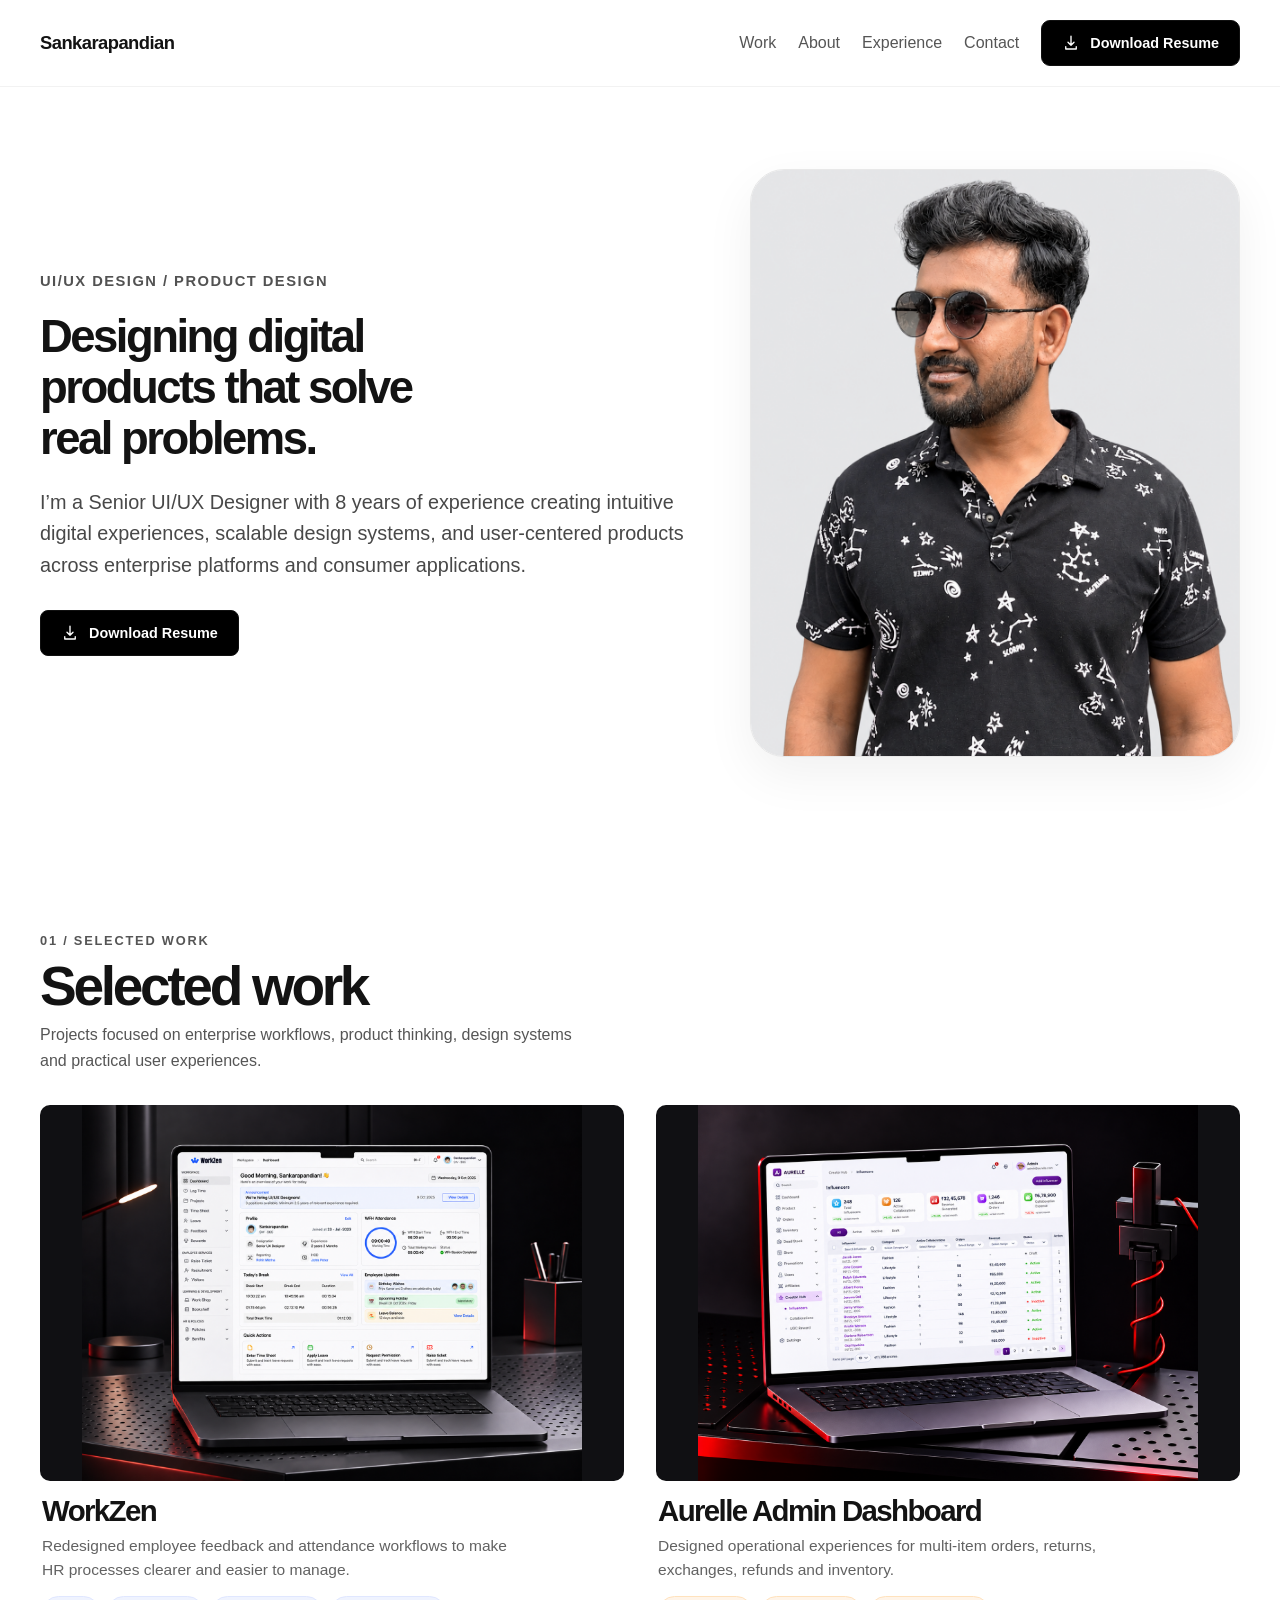
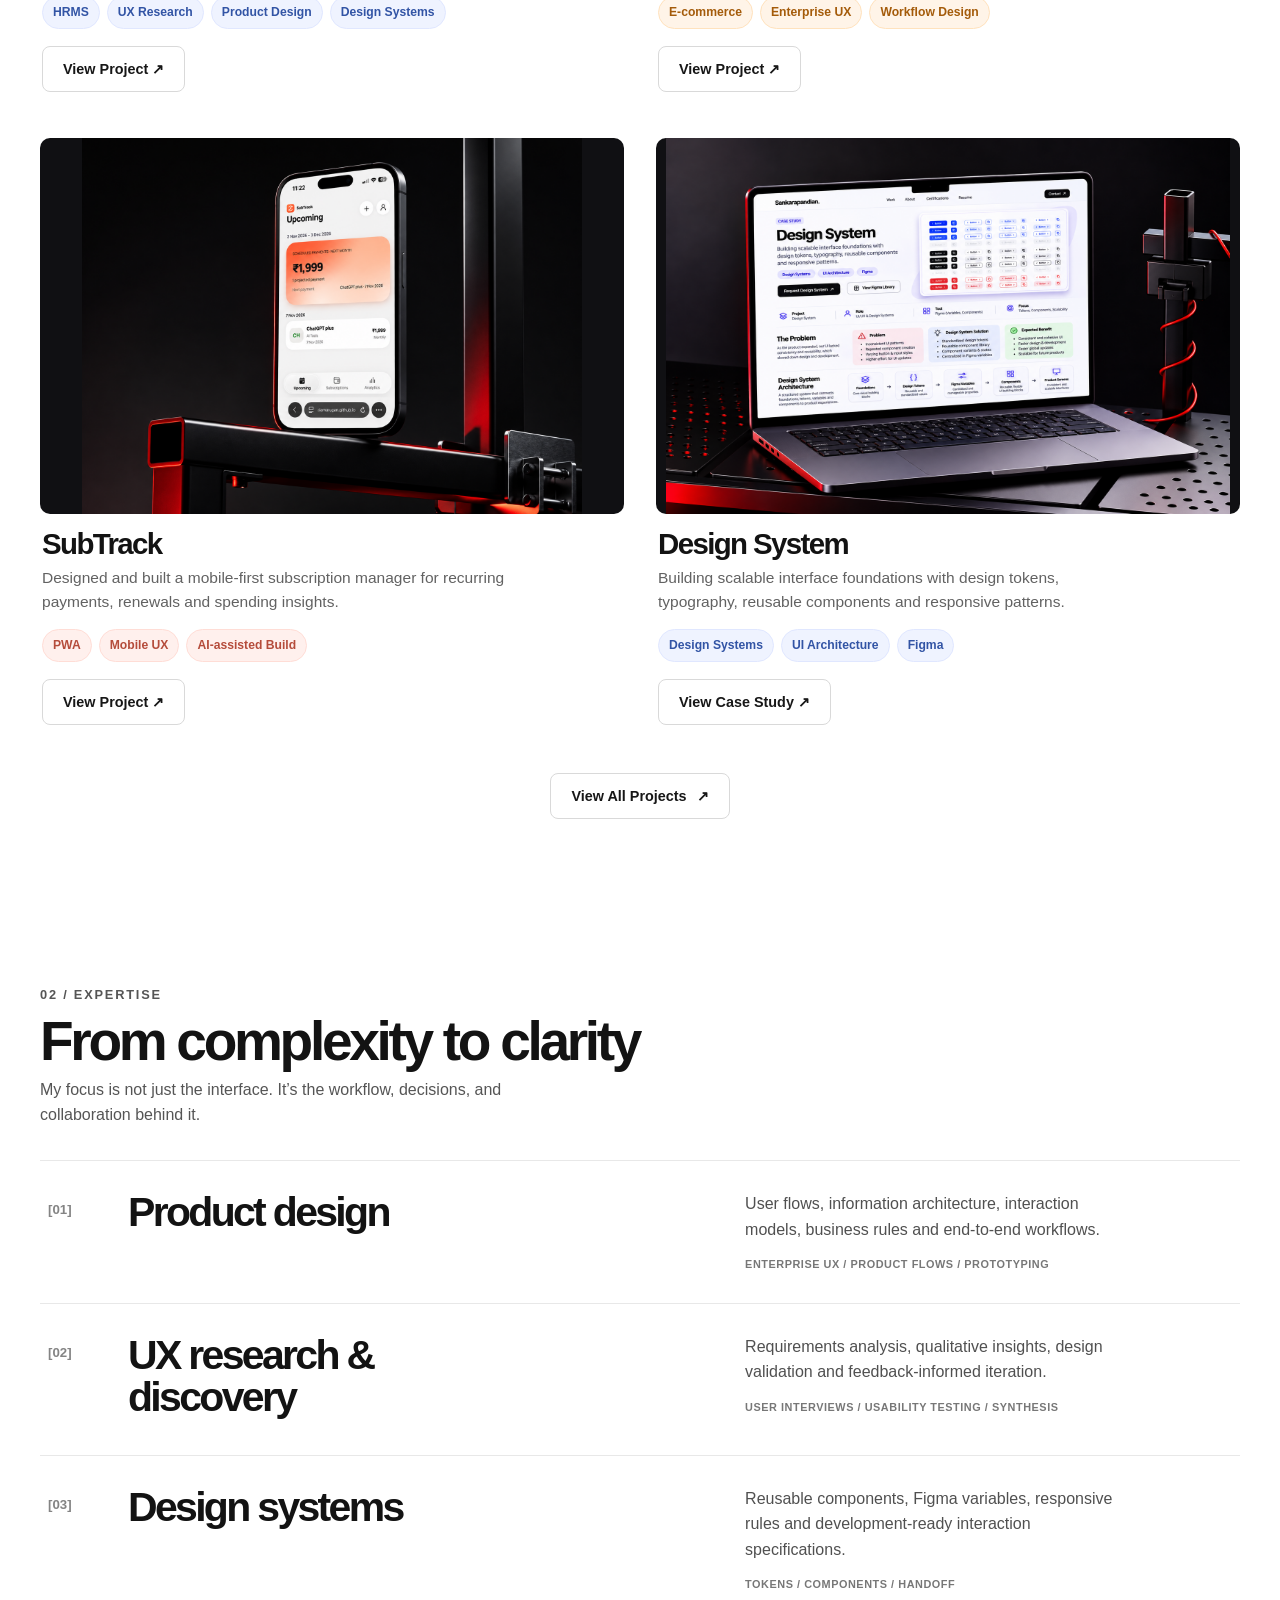
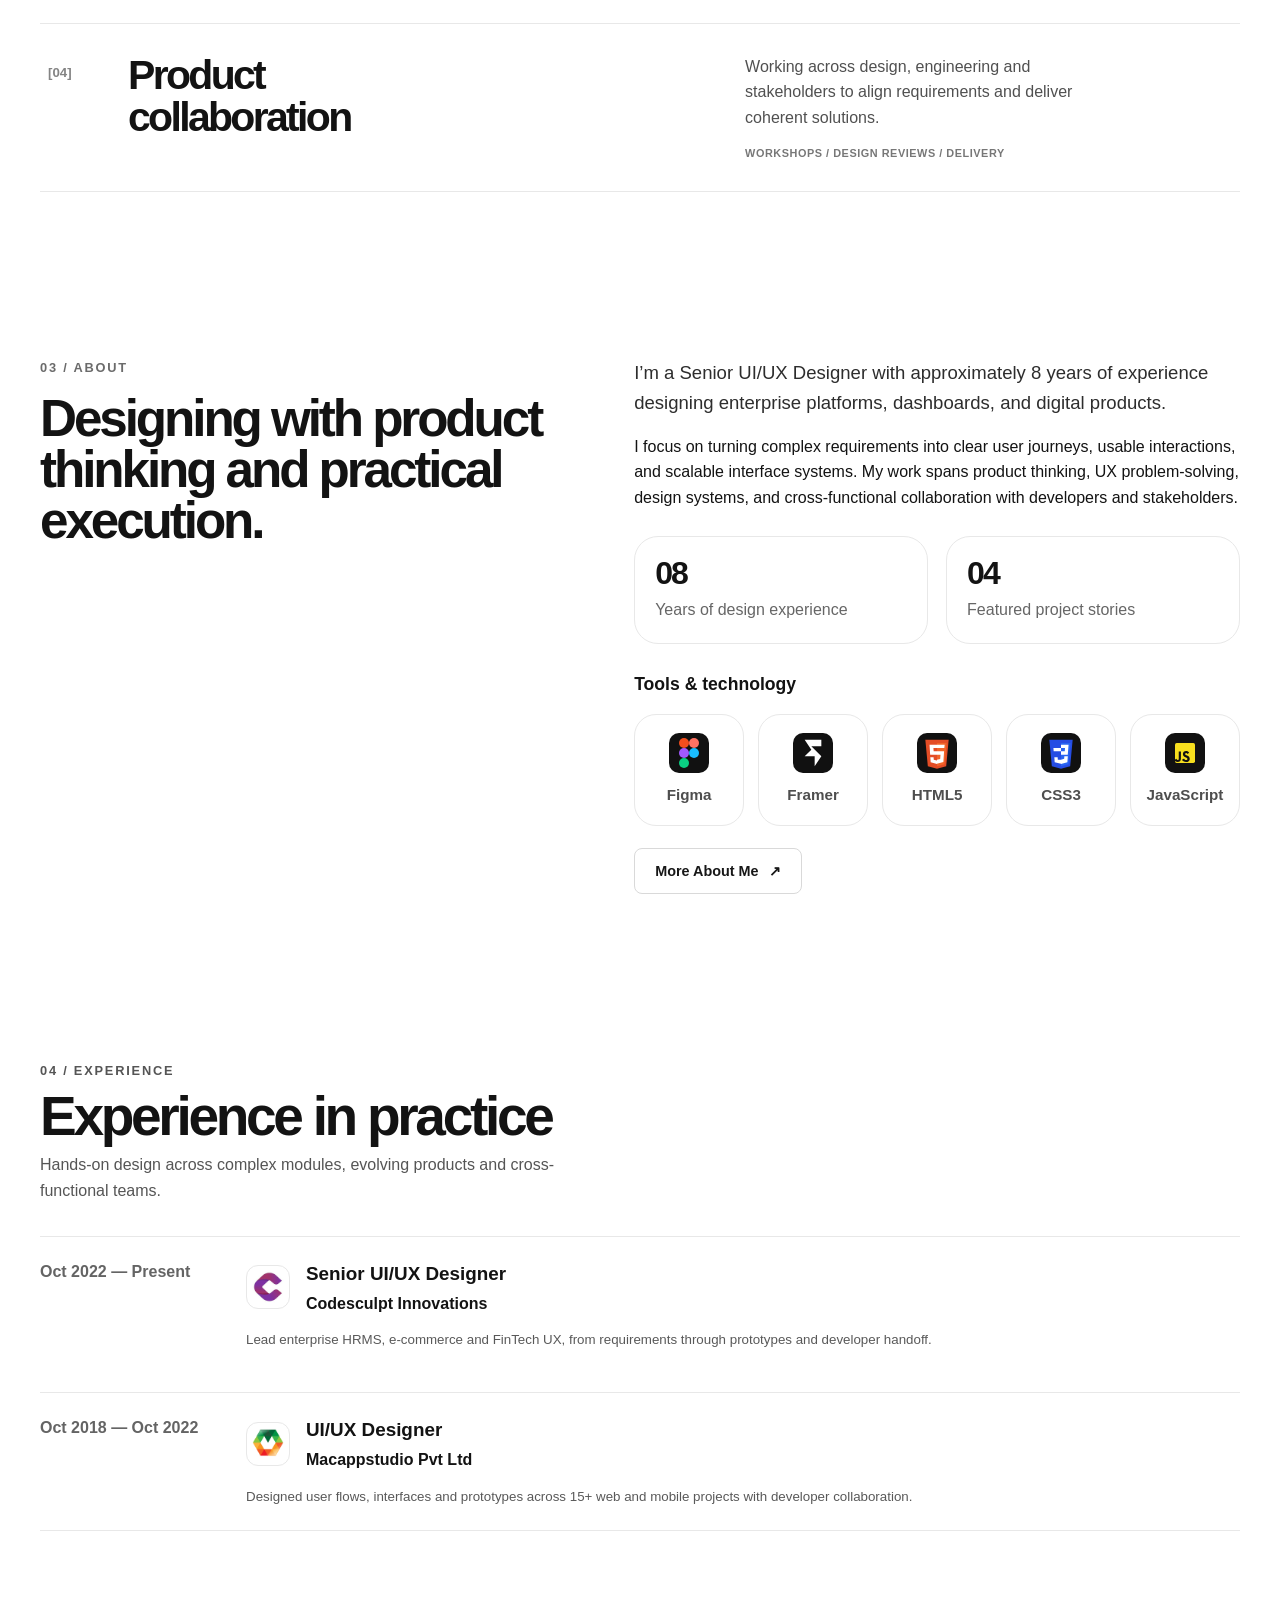
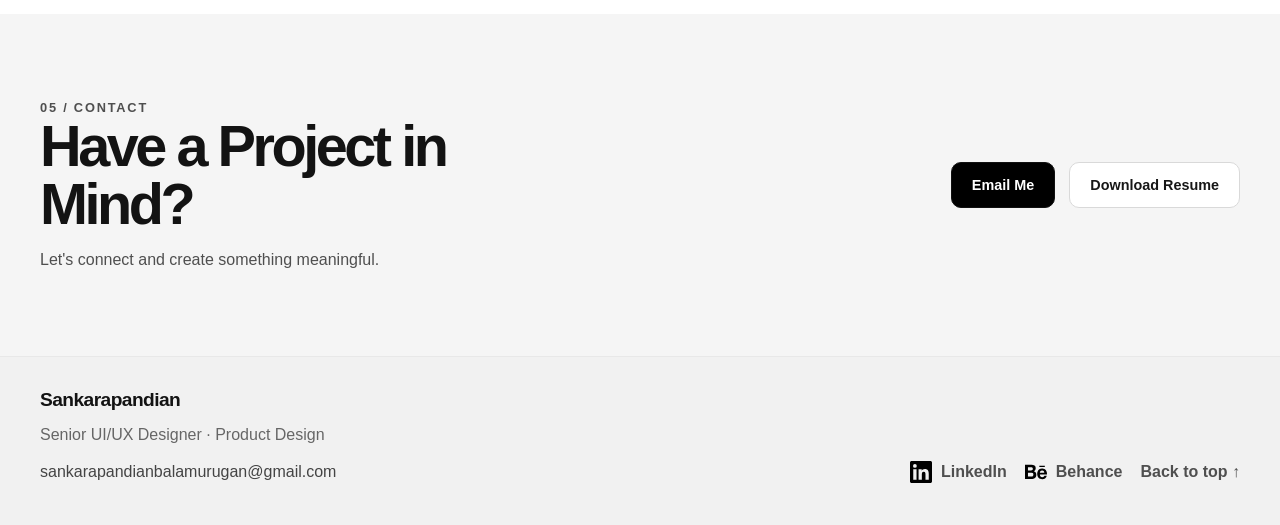
<file: index.html>
<!DOCTYPE html>

<html lang="en">
<head>
<meta charset="utf-8"/>
<meta content="width=device-width, initial-scale=1" name="viewport"/>
<meta content="#FFFFFF" name="theme-color"/>
<meta content="Sankarapandian — Senior UI/UX Designer and Product Designer with 8 years of experience designing enterprise products, workflows, and design systems." name="description"/>
<title>Sankarapandian — Senior Product Designer</title>
<link href="styles.css" rel="stylesheet"/>
<script defer="" src="script.js"></script>
<link href="portfolio-pages.css" rel="stylesheet"/><link href="portfolio-interactions.css" rel="stylesheet"/>
<script defer="" src="portfolio-interactions.js"></script>
<link href="portfolio-refinements.css" rel="stylesheet"/><link href="https://sankarapandianbalamurugan.github.io/Portfolio/index.html" rel="canonical"/><meta content="Sankarapandian — Senior Product Designer" property="og:title"/><meta content="Sankarapandian — Senior UI/UX Designer and Product Designer with 8 years of experience designing enterprise products, workflows, and design systems." property="og:description"/><meta content="https://sankarapandianbalamurugan.github.io/Portfolio/assets/portfolio-social-preview.jpg" property="og:image"/><meta content="https://sankarapandianbalamurugan.github.io/Portfolio/index.html" property="og:url"/><meta content="website" property="og:type"/><meta content="summary_large_image" name="twitter:card"/><meta content="Sankarapandian — Senior Product Designer" name="twitter:title"/><meta content="Sankarapandian — Senior UI/UX Designer and Product Designer with 8 years of experience designing enterprise products, workflows, and design systems." name="twitter:description"/><meta content="https://sankarapandianbalamurugan.github.io/Portfolio/assets/portfolio-social-preview.jpg" name="twitter:image"/><meta content="1200" property="og:image:width"/><meta content="630" property="og:image:height"/><link href="assets/favicon.svg" rel="icon" type="image/svg+xml"/><link href="assets/favicon-32.png" rel="icon" sizes="32x32" type="image/png"/><link href="assets/favicon-16.png" rel="icon" sizes="16x16" type="image/png"/><link href="assets/apple-touch-icon.png" rel="apple-touch-icon" sizes="180x180"/></head>
<body>
<a class="skip-link" href="#main">Skip to main content</a>
<header class="site-header">
<div class="wrap nav">
<a aria-label="Sankarapandian home" class="brand" href="index.html">Sankarapandian</a>
<button aria-controls="primary-menu" aria-expanded="false" aria-label="Open navigation" class="menu-toggle">☰</button>
<nav aria-label="Primary navigation" class="nav-links" id="primary-menu">
<a href="work.html">Work</a>
<a href="about.html">About</a>
<a href="#experience">Experience</a>
<a href="#contact">Contact</a>
<a class="nav-resume" download="Sankarapandian_Resume.pdf" href="assets/Sankarapandian_Resume.pdf">
<svg aria-hidden="true" class="download-icon" fill="none" stroke="currentColor" stroke-linecap="round" stroke-linejoin="round" stroke-width="1.8" viewbox="0 0 24 24"><path d="M12 3v12m-4-4 4 4 4-4M5 17v3h14v-3"></path></svg>
        Download Resume
      </a>
</nav>
</div>
</header>
<main id="main">
<section class="hero section-white" id="top">
<div class="wrap hero-grid">
<div class="hero-copy reveal">
<p class="hero-role">UI/UX DESIGN / PRODUCT DESIGN</p>
<h1><span class="hero-line">Designing digital</span><span class="hero-line">products that solve</span><span class="hero-line">real problems.</span></h1>
<p class="hero-summary">I’m a Senior UI/UX Designer with 8 years of experience creating intuitive digital experiences, scalable design systems, and user-centered products across enterprise platforms and consumer applications.</p>
<a class="btn btn-primary" download="Sankarapandian_Resume.pdf" href="assets/Sankarapandian_Resume.pdf">
<svg aria-hidden="true" class="download-icon" fill="none" stroke="currentColor" stroke-linecap="round" stroke-linejoin="round" stroke-width="1.8" viewbox="0 0 24 24"><path d="M12 3v12m-4-4 4 4 4-4M5 17v3h14v-3"></path></svg>
<span>Download Resume</span>
</a>
</div>
<div class="hero-photo reveal">
<div class="photo-frame">
<img alt="Portrait of Sankarapandian" height="1232" loading="eager" src="assets/profile-photo.png" width="832"/>
</div>
</div>
</div>
</section>
<section class="section section-white" id="work">
<div class="wrap">
<div class="section-head reveal">
<p class="eyebrow">01 / SELECTED WORK</p>
<h2>Selected work</h2>
<p>Projects focused on enterprise workflows, product thinking, design systems and practical user experiences.</p>
</div>
<div class="project-list">
<a class="project-card reveal" href="workzen.html">
<div class="project-visual">
<img alt="WorkZen HRMS dashboard displayed in a laptop mockup" loading="lazy" src="assets/previews/workzen-preview.png"/>
</div>
<div class="project-content"><h3>WorkZen</h3><p>Redesigned employee feedback and attendance workflows to make HR processes clearer and easier to manage.</p><div class="tag-row"><span>HRMS</span><span>UX Research</span><span>Product Design</span><span>Design Systems</span></div><span class="project-view">View Project  ↗</span></div>
</a>
<a class="project-card reveal" href="zlaata.html">
<div class="project-visual">
<img alt="Aurelle e-commerce admin dashboard preview" loading="lazy" src="assets/previews/aurelle-preview.png"/>
</div>
<div class="project-content"><h3>Aurelle Admin Dashboard</h3><p>Designed operational experiences for multi-item orders, returns, exchanges, refunds and inventory.</p><div class="tag-row"><span>E-commerce</span><span>Enterprise UX</span><span>Workflow Design</span></div><span class="project-view">View Project  ↗</span></div>
</a>
<a class="project-card reveal" href="subtrack.html">
<div class="project-visual project-visual-phone">
<img alt="SubTrack subscription app in a mobile device mockup" loading="lazy" src="assets/previews/subtrack-preview.png"/>
</div>
<div class="project-content"><h3>SubTrack</h3><p>Designed and built a mobile-first subscription manager for recurring payments, renewals and spending insights.</p><div class="tag-row"><span>PWA</span><span>Mobile UX</span><span>AI-assisted Build</span></div><span class="project-view">View Project  ↗</span></div>
</a><a aria-label="View Design System case study" class="project-card reveal" href="design-system.html"><div class="project-visual project-visual-placeholder"><img alt="Design System laptop project preview" loading="lazy" src="assets/previews/design-system-preview.png"/></div><div class="project-content"><h3>Design System</h3><p>Building scalable interface foundations with design tokens, typography, reusable components and responsive patterns.</p><div class="tag-row"><span>Design Systems</span><span>UI Architecture</span><span>Figma</span></div><span class="project-view">View Case Study ↗</span></div></a>
</div><div class="section-bottom-action reveal"><a class="btn btn-secondary" href="work.html">View All Projects <span aria-hidden="true">↗</span></a></div>
</div>
</section>
<section class="section section-white" id="expertise">
<div class="wrap">
<div class="section-head reveal">
<p class="eyebrow">02 / EXPERTISE</p>
<h2>From complexity to clarity</h2>
<p>My focus is not just the interface. It’s the workflow, decisions, and collaboration behind it.</p>
</div>
<div class="service-rows"><article class="service-row reveal"><span class="service-index">[01]</span><h3>Product design</h3><div class="service-detail"><p>User flows, information architecture, interaction models, business rules and end-to-end workflows.</p><small>ENTERPRISE UX / PRODUCT FLOWS / PROTOTYPING</small></div></article><article class="service-row reveal"><span class="service-index">[02]</span><h3>UX research &amp; discovery</h3><div class="service-detail"><p>Requirements analysis, qualitative insights, design validation and feedback-informed iteration.</p><small>USER INTERVIEWS / USABILITY TESTING / SYNTHESIS</small></div></article><article class="service-row reveal"><span class="service-index">[03]</span><h3>Design systems</h3><div class="service-detail"><p>Reusable components, Figma variables, responsive rules and development-ready interaction specifications.</p><small>TOKENS / COMPONENTS / HANDOFF</small></div></article><article class="service-row reveal"><span class="service-index">[04]</span><h3>Product collaboration</h3><div class="service-detail"><p>Working across design, engineering and stakeholders to align requirements and deliver coherent solutions.</p><small>WORKSHOPS / DESIGN REVIEWS / DELIVERY</small></div></article></div>
</div>
</section>
<section class="section section-white" id="about">
<div class="wrap about-grid">
<div class="reveal">
<p class="eyebrow">03 / ABOUT</p>
<h2>Designing with product thinking and practical execution.</h2>
</div>
<div class="about-copy reveal">
<p class="about-lead">I’m a Senior UI/UX Designer with approximately 8 years of experience designing enterprise platforms, dashboards, and digital products.</p>
<p>I focus on turning complex requirements into clear user journeys, usable interactions, and scalable interface systems. My work spans product thinking, UX problem-solving, design systems, and cross-functional collaboration with developers and stakeholders.</p>
<div class="proof-grid">
<div><strong>08</strong><span>Years of design experience</span></div>
<div><strong>04</strong><span>Featured project stories</span></div>
</div>
<div class="tools-block">
<h3>Tools &amp; technology</h3>
<div class="tool-grid">
<div class="tool-item"><img alt="Figma logo" height="40" loading="lazy" src="assets/tool-figma.svg" width="40"/><span>Figma</span></div>
<div class="tool-item"><img alt="Framer logo" height="40" loading="lazy" src="assets/tool-framer.svg" width="40"/><span>Framer</span></div>
<div class="tool-item"><img alt="HTML5 logo" height="40" loading="lazy" src="assets/tool-html5.svg" width="40"/><span>HTML5</span></div>
<div class="tool-item"><img alt="CSS3 logo" height="40" loading="lazy" src="assets/tool-css3.svg" width="40"/><span>CSS3</span></div>
<div class="tool-item"><img alt="JavaScript logo" height="40" loading="lazy" src="assets/tool-javascript.svg" width="40"/><span>JavaScript</span></div>
</div>
</div>
<div class="about-preview-action"><a class="btn btn-secondary" href="about.html">More About Me <span aria-hidden="true">↗</span></a></div></div>
</div>
</section>
<section class="section section-white" id="experience">
<div class="wrap">
<div class="section-head reveal">
<p class="eyebrow">04 / EXPERIENCE</p>
<h2>Experience in practice</h2>
<p>Hands-on design across complex modules, evolving products and cross-functional teams.</p>
</div>
<div class="timeline">
<article class="timeline-item reveal">
<span class="timeline-date">Oct 2022 — Present</span>
<div class="timeline-content">
<div class="timeline-company"><img alt="Codesculpt Innovations logo" height="44" loading="lazy" src="assets/codesculpt-logo.jpg" width="44"/><div><h3>Senior UI/UX Designer</h3><p>Codesculpt Innovations</p></div></div>
<small>Lead enterprise HRMS, e-commerce and FinTech UX, from requirements through prototypes and developer handoff.</small>
</div>
</article>
<article class="timeline-item reveal">
<span class="timeline-date">Oct 2018 — Oct 2022</span>
<div class="timeline-content">
<div class="timeline-company"><img alt="Macappstudio logo" height="44" loading="lazy" src="assets/macappstudio-logo.jpg" width="44"/><div><h3>UI/UX Designer</h3><p>Macappstudio Pvt Ltd</p></div></div>
<small>Designed user flows, interfaces and prototypes across 15+ web and mobile projects with developer collaboration.</small>
</div>
</article>
</div>
</div>
</section>
<section class="section section-white contact-section" id="contact">
<div class="wrap contact-grid">
<div class="reveal">
<p class="eyebrow">05 / CONTACT</p>
<h2>Have a Project in Mind?</h2>
<p>Let's connect and create something meaningful.</p>
</div>
<div class="contact-actions reveal">
<a aria-label="Email Me — compose an email in Gmail (opens in a new tab)" class="btn btn-primary" href="https://mail.google.com/mail/?view=cm&amp;fs=1&amp;to=sankarapandianbalamurugan%40gmail.com&amp;su=Senior%20Product%20Designer%20Opportunity" rel="noopener noreferrer" target="_blank">Email Me</a>
<a class="btn btn-secondary" download="Sankarapandian_Resume.pdf" href="assets/Sankarapandian_Resume.pdf">Download Resume</a>
</div>
</div>
</section>
</main>
<footer class="site-footer section-white">
<div class="wrap footer-grid">
<div>
<div class="footer-name">Sankarapandian</div>
<p>Senior UI/UX Designer · Product Design</p>
<a class="footer-email" href="mailto:sankarapandianbalamurugan@gmail.com">sankarapandianbalamurugan@gmail.com</a>
</div>
<div class="footer-socials">
<a aria-label="Open Sankarapandian LinkedIn profile in a new tab" href="https://www.linkedin.com/in/sankarapandian27/" rel="noopener noreferrer" target="_blank"><img alt="LinkedIn" class="social-brand-logo" height="24" src="assets/icon-linkedin.svg" width="24"/><span>LinkedIn</span></a>
<a aria-label="Open Sankarapandian Behance profile in a new tab" href="https://www.behance.net/sankarapandian" rel="noopener noreferrer" target="_blank"><img alt="Behance" class="social-brand-logo" height="24" src="assets/icon-behance.svg" width="24"/><span>Behance</span></a>
<a href="#top">Back to top ↑</a>
</div>
</div>
</footer>
</body>
</html>
</file>
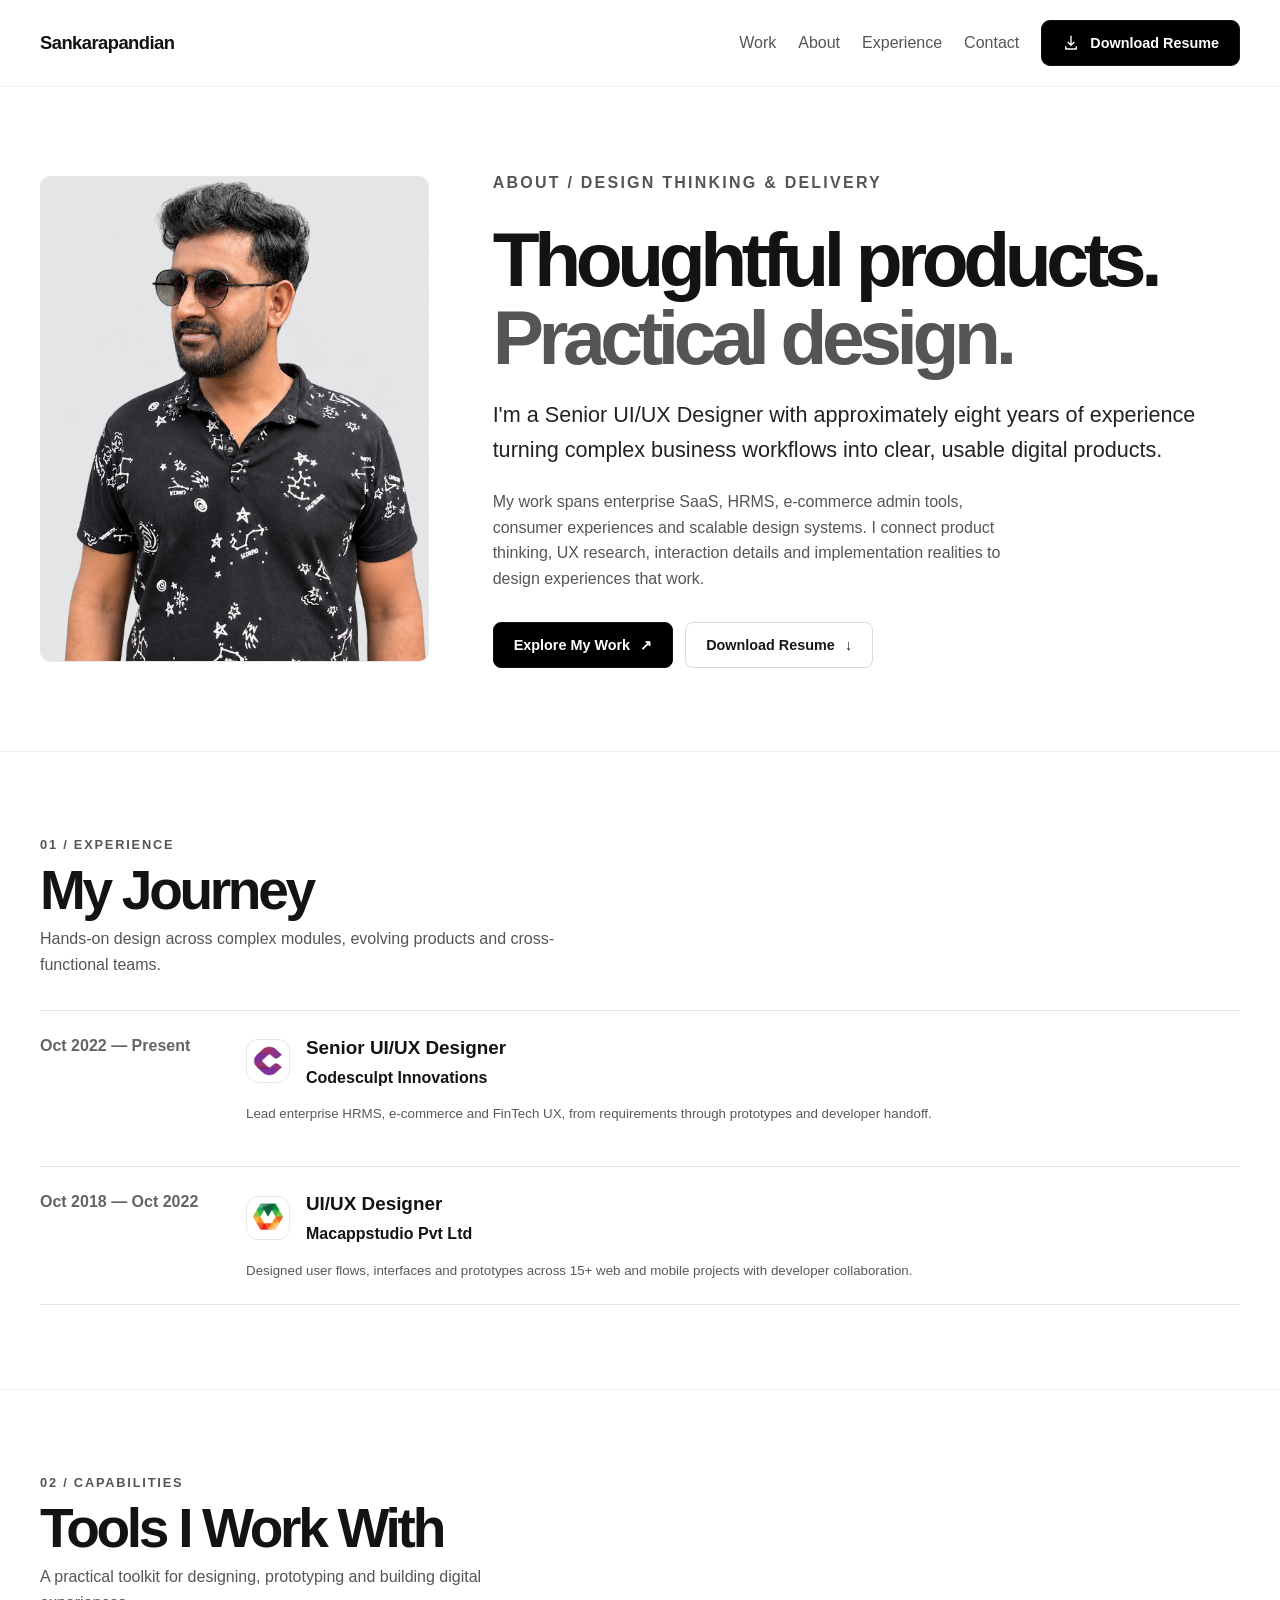
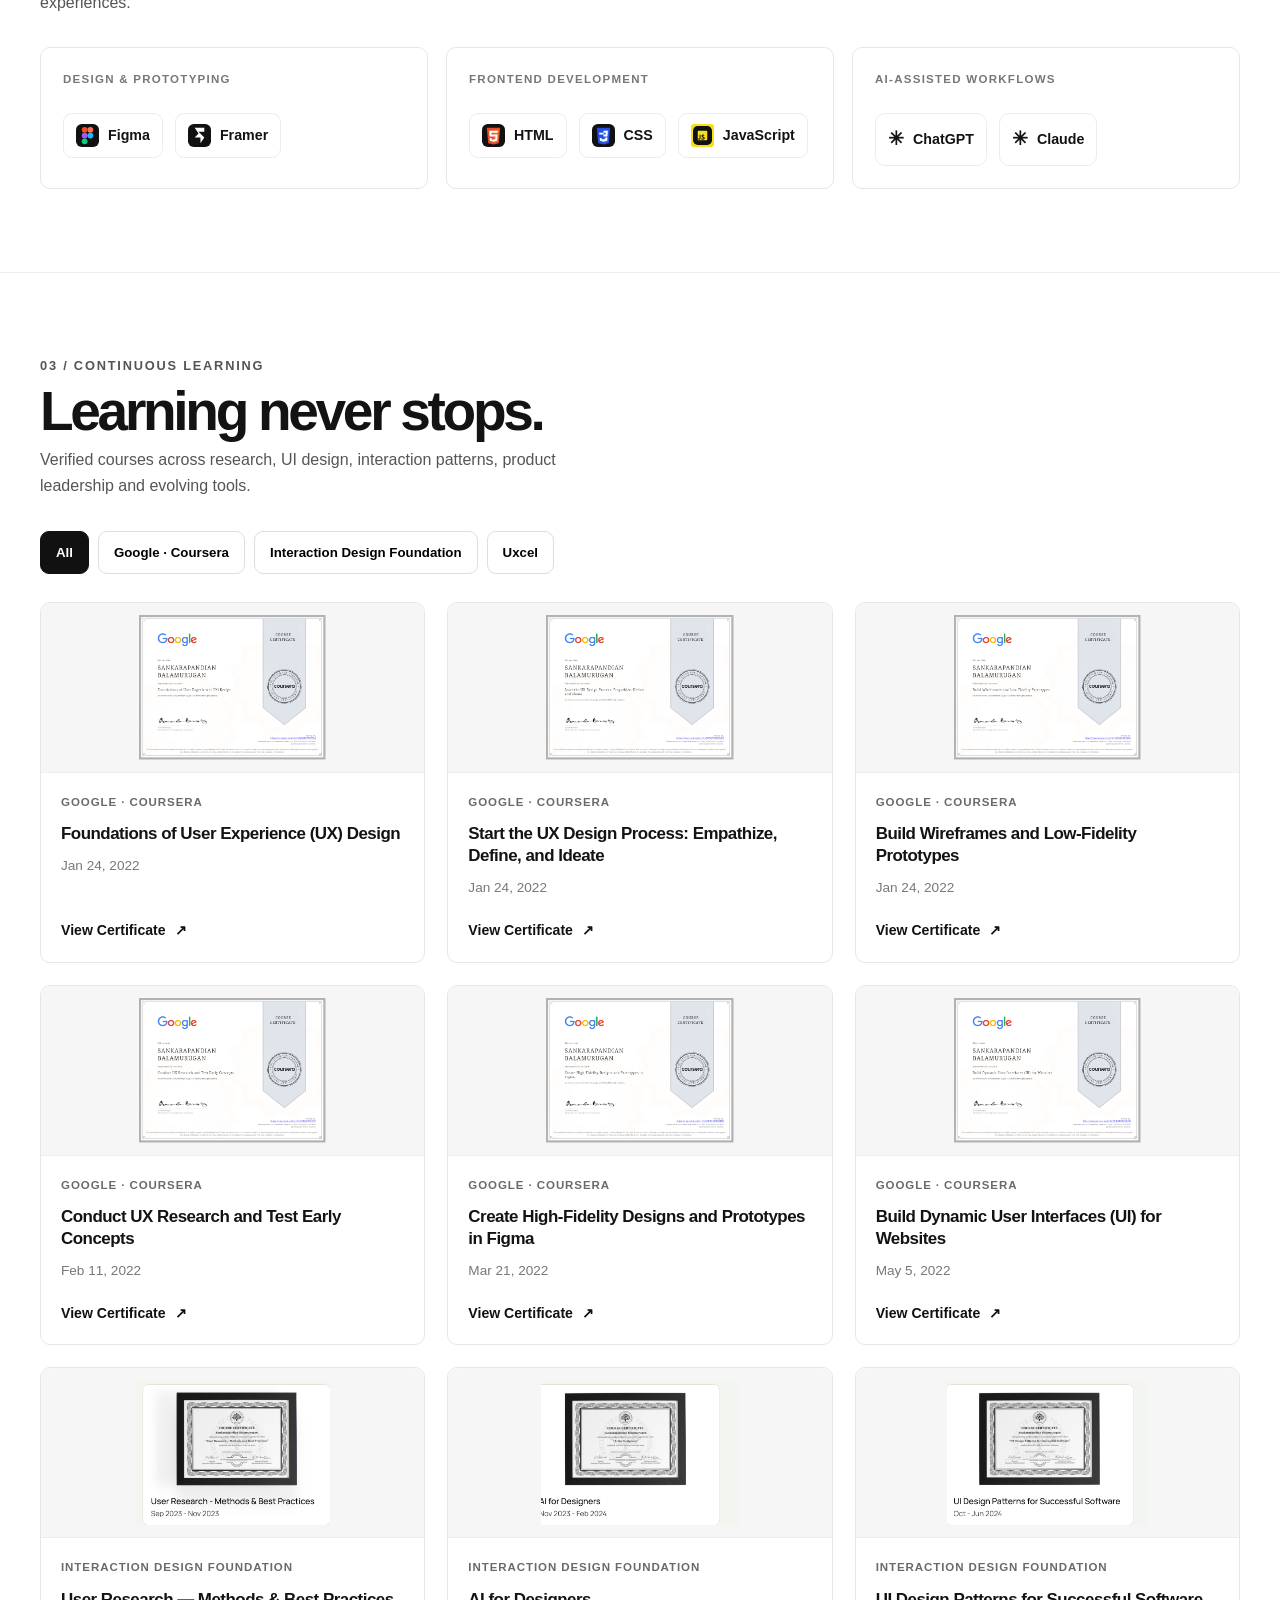
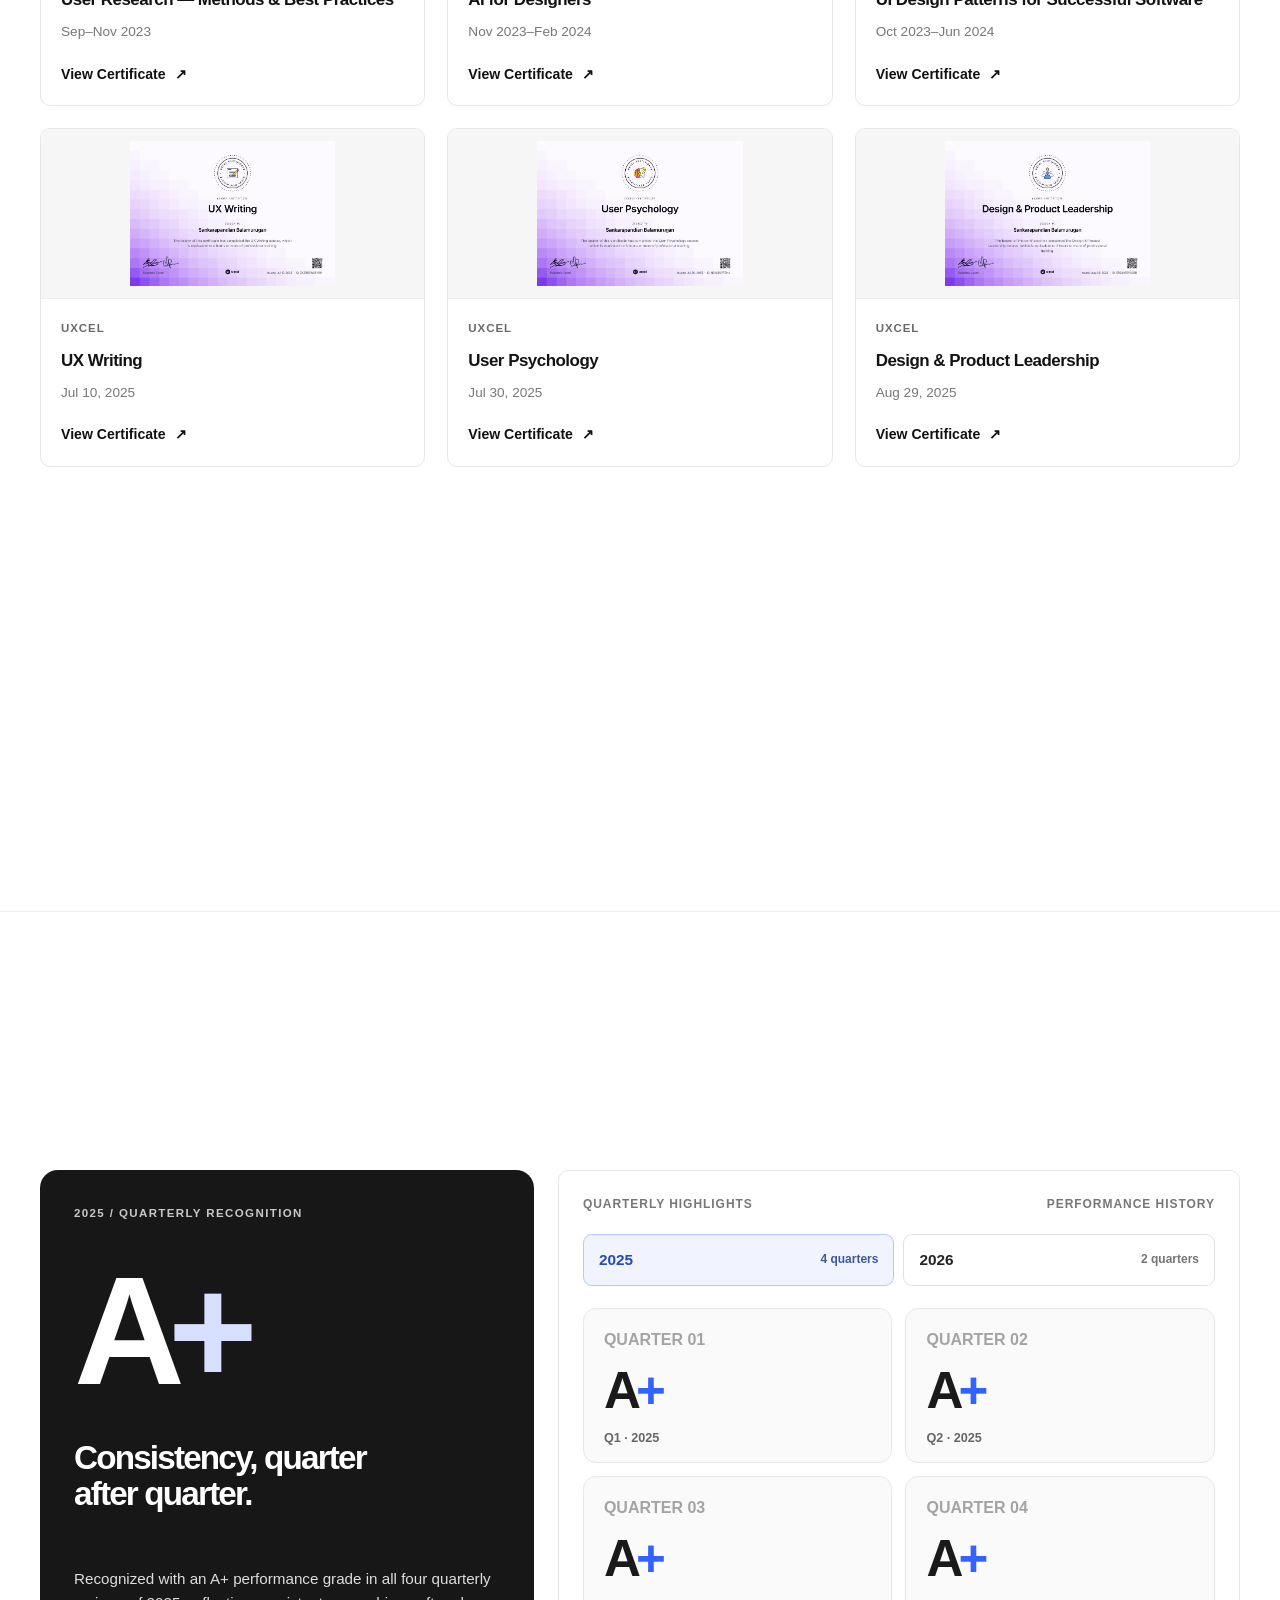
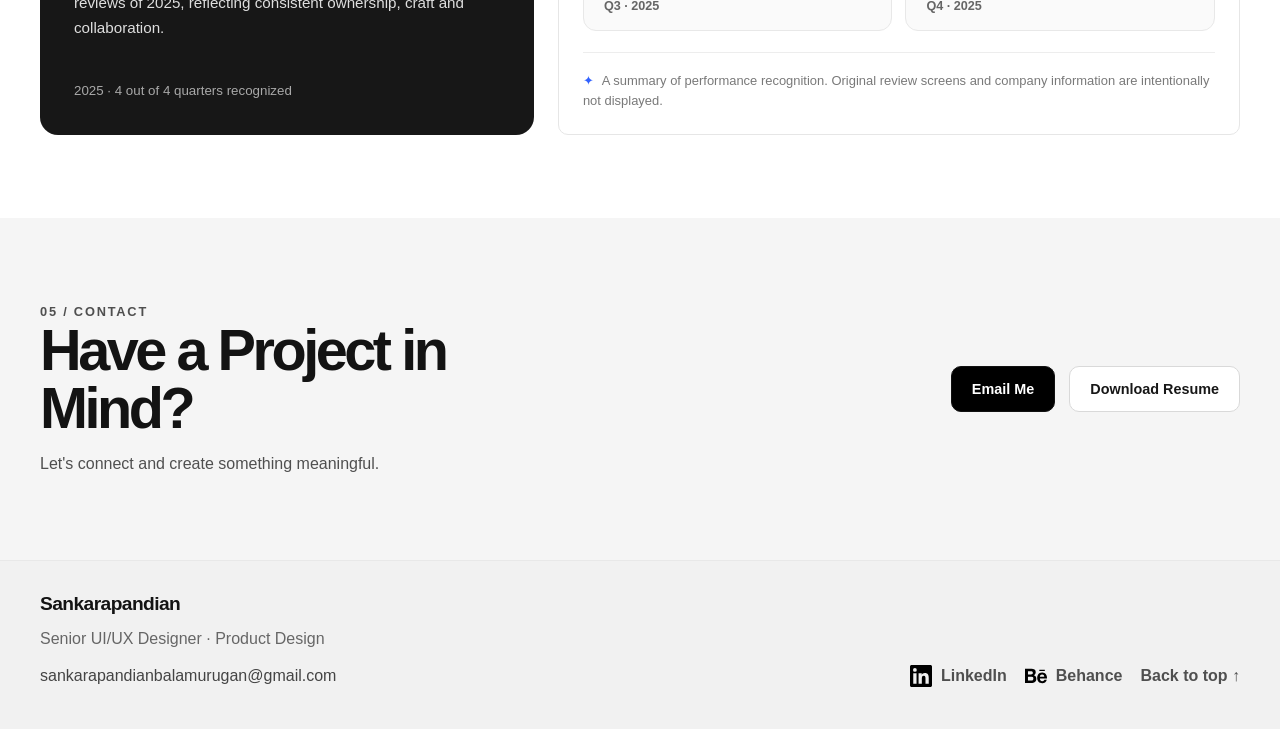
<file: about.html>
<!DOCTYPE html>

<html lang="en"><head><meta charset="utf-8"/><meta content="width=device-width, initial-scale=1" name="viewport"/><meta content="#FFFFFF" name="theme-color"/><meta content="Senior UI/UX Designer with eight years of product, UX, enterprise SaaS and design system experience." name="description"/><title>About Me | Sankarapandian</title><link href="styles.css" rel="stylesheet"/><link href="portfolio-pages.css" rel="stylesheet"/><script defer="" src="script.js"></script><script defer="" src="portfolio-pages.js"></script><link href="portfolio-interactions.css" rel="stylesheet"/>
<script defer="" src="portfolio-interactions.js"></script>
<link href="portfolio-refinements.css" rel="stylesheet"/><link href="https://sankarapandianbalamurugan.github.io/Portfolio/about.html" rel="canonical"/><meta content="About Me | Sankarapandian" property="og:title"/><meta content="Senior UI/UX Designer with eight years of product, UX, enterprise SaaS and design system experience." property="og:description"/><meta content="https://sankarapandianbalamurugan.github.io/Portfolio/assets/portfolio-social-preview.jpg" property="og:image"/><meta content="https://sankarapandianbalamurugan.github.io/Portfolio/about.html" property="og:url"/><meta content="website" property="og:type"/><meta content="summary_large_image" name="twitter:card"/><meta content="About Me | Sankarapandian" name="twitter:title"/><meta content="Senior UI/UX Designer with eight years of product, UX, enterprise SaaS and design system experience." name="twitter:description"/><meta content="https://sankarapandianbalamurugan.github.io/Portfolio/assets/portfolio-social-preview.jpg" name="twitter:image"/><link href="assets/favicon.svg" rel="icon" type="image/svg+xml"/><link href="assets/favicon-32.png" rel="icon" sizes="32x32" type="image/png"/><link href="assets/favicon-16.png" rel="icon" sizes="16x16" type="image/png"/><link href="assets/apple-touch-icon.png" rel="apple-touch-icon" sizes="180x180"/></head><body id="top"><a class="skip-link" href="#main">Skip to main content</a><header class="site-header">
<div class="wrap nav">
<a aria-label="Sankarapandian home" class="brand" href="index.html">Sankarapandian</a>
<button aria-controls="primary-menu" aria-expanded="false" aria-label="Open navigation" class="menu-toggle">☰</button>
<nav aria-label="Primary navigation" class="nav-links" id="primary-menu">
<a href="work.html">Work</a>
<a aria-current="page" href="about.html">About</a>
<a href="about.html#experience">Experience</a>
<a href="#contact">Contact</a>
<a class="nav-resume" download="Sankarapandian_Resume.pdf" href="assets/Sankarapandian_Resume.pdf">
<svg aria-hidden="true" class="download-icon" fill="none" stroke="currentColor" stroke-linecap="round" stroke-linejoin="round" stroke-width="1.8" viewbox="0 0 24 24"><path d="M12 3v12m-4-4 4 4 4-4M5 17v3h14v-3"></path></svg>
        Download Resume
      </a>
</nav>
</div>
</header><main id="main"><section class="section about-page-hero about-editorial-hero"><div class="wrap about-page-grid"><div class="reveal"><p class="eyebrow">ABOUT / DESIGN THINKING &amp; DELIVERY</p><h1>Thoughtful products.<br/><em>Practical design.</em></h1><p class="about-hero-lede">I'm a Senior UI/UX Designer with approximately eight years of experience turning complex business workflows into clear, usable digital products.</p><p>My work spans enterprise SaaS, HRMS, e-commerce admin tools, consumer experiences and scalable design systems. I connect product thinking, UX research, interaction details and implementation realities to design experiences that work.</p><div class="about-hero-actions"><a class="btn btn-primary" href="work.html">Explore My Work <span aria-hidden="true">↗</span></a><a class="btn btn-secondary" download="Sankarapandian_Resume.pdf" href="assets/Sankarapandian_Resume.pdf">Download Resume <span aria-hidden="true">↓</span></a></div></div><figure class="about-portrait reveal"><img alt="Portrait of Sankarapandian" height="1232" src="assets/profile-photo.png" width="832"/></figure></div></section><section class="section about-page-section" id="experience">
<div class="wrap">
<div class="section-head reveal">
<p class="eyebrow">01 / EXPERIENCE</p>
<h2>My Journey</h2>
<p>Hands-on design across complex modules, evolving products and cross-functional teams.</p>
</div>
<div class="timeline">
<article class="timeline-item reveal">
<span class="timeline-date">Oct 2022 — Present</span>
<div class="timeline-content">
<div class="timeline-company"><img alt="Codesculpt Innovations logo" height="44" loading="lazy" src="assets/codesculpt-logo.jpg" width="44"/><div><h3>Senior UI/UX Designer</h3><p>Codesculpt Innovations</p></div></div>
<small>Lead enterprise HRMS, e-commerce and FinTech UX, from requirements through prototypes and developer handoff.</small>
</div>
</article>
<article class="timeline-item reveal">
<span class="timeline-date">Oct 2018 — Oct 2022</span>
<div class="timeline-content">
<div class="timeline-company"><img alt="Macappstudio logo" height="44" loading="lazy" src="assets/macappstudio-logo.jpg" width="44"/><div><h3>UI/UX Designer</h3><p>Macappstudio Pvt Ltd</p></div></div>
<small>Designed user flows, interfaces and prototypes across 15+ web and mobile projects with developer collaboration.</small>
</div>
</article>
</div>
</div>
</section><section class="section about-page-section" id="tools"><div class="wrap"><div class="section-head reveal"><p class="eyebrow">02 / CAPABILITIES</p><h2>Tools I Work With</h2><p>A practical toolkit for designing, prototyping and building digital experiences.</p></div><div class="about-tools-grid"><article class="about-tool-group reveal"><span>DESIGN &amp; PROTOTYPING</span><div class="about-tool-items"><div class="tool-brand-chip" title="Figma"><img alt="" height="24" loading="lazy" src="assets/tool-figma.svg" width="24"/>Figma</div><div class="tool-brand-chip" title="Framer"><img alt="" height="24" loading="lazy" src="assets/tool-framer.svg" width="24"/>Framer</div></div></article><article class="about-tool-group reveal"><span>FRONTEND DEVELOPMENT</span><div class="about-tool-items"><div class="tool-brand-chip" title="HTML"><img alt="" height="24" loading="lazy" src="assets/tool-html5.svg" width="24"/>HTML</div><div class="tool-brand-chip" title="CSS"><img alt="" height="24" loading="lazy" src="assets/tool-css3.svg" width="24"/>CSS</div><div class="tool-brand-chip" title="JavaScript"><img alt="" class="tool-js-icon" height="24" loading="lazy" src="assets/tool-javascript.svg" width="24"/>JavaScript</div></div></article><article class="about-tool-group reveal"><span>AI-ASSISTED WORKFLOWS</span><div class="about-tool-items"><div><span aria-hidden="true" class="tool-text-mark">✳</span>ChatGPT</div><div><span aria-hidden="true" class="tool-text-mark">✳</span>Claude</div></div></article></div></div></section><section class="section about-page-section" id="learning"><div class="wrap"><div class="section-head reveal"><p class="eyebrow">03 / CONTINUOUS LEARNING</p><h2>Learning never stops.</h2><p>Verified courses across research, UI design, interaction patterns, product leadership and evolving tools.</p></div><div aria-label="Filter certificates" class="cert-controls reveal" role="group"><button aria-pressed="true" class="is-selected" data-cert-filter="all" type="button">All</button><button aria-pressed="false" data-cert-filter="Google · Coursera" type="button">Google · Coursera</button><button aria-pressed="false" data-cert-filter="Interaction Design Foundation" type="button">Interaction Design Foundation</button><button aria-pressed="false" data-cert-filter="Uxcel" type="button">Uxcel</button></div><div class="cert-grid" id="cert-grid"><article class="cert-card reveal" data-cert-issuer="Google · Coursera"><div class="cert-media"><img alt="Foundations of User Experience (UX) Design certificate preview" loading="lazy" src="assets/certificates/Coursera DSCBTPT67AL3.png"/></div><div class="cert-body"><span class="cert-issuer">Google · Coursera</span><h3>Foundations of User Experience (UX) Design</h3><p>Jan 24, 2022</p><button class="cert-link" data-file="assets/certificates/Coursera DSCBTPT67AL3.pdf" data-kind="pdf" data-title="Foundations of User Experience (UX) Design" type="button">View Certificate <span aria-hidden="true">↗</span></button></div></article><article class="cert-card reveal" data-cert-issuer="Google · Coursera"><div class="cert-media"><img alt="Start the UX Design Process: Empathize, Define, and Ideate certificate preview" loading="lazy" src="assets/certificates/Coursera 8YA2PXWRM52N.png"/></div><div class="cert-body"><span class="cert-issuer">Google · Coursera</span><h3>Start the UX Design Process: Empathize, Define, and Ideate</h3><p>Jan 24, 2022</p><button class="cert-link" data-file="assets/certificates/Coursera 8YA2PXWRM52N.pdf" data-kind="pdf" data-title="Start the UX Design Process: Empathize, Define, and Ideate" type="button">View Certificate <span aria-hidden="true">↗</span></button></div></article><article class="cert-card reveal" data-cert-issuer="Google · Coursera"><div class="cert-media"><img alt="Build Wireframes and Low-Fidelity Prototypes certificate preview" loading="lazy" src="assets/certificates/Coursera K5SG9XU9KC6A.png"/></div><div class="cert-body"><span class="cert-issuer">Google · Coursera</span><h3>Build Wireframes and Low-Fidelity Prototypes</h3><p>Jan 24, 2022</p><button class="cert-link" data-file="assets/certificates/Coursera K5SG9XU9KC6A.pdf" data-kind="pdf" data-title="Build Wireframes and Low-Fidelity Prototypes" type="button">View Certificate <span aria-hidden="true">↗</span></button></div></article><article class="cert-card reveal" data-cert-issuer="Google · Coursera"><div class="cert-media"><img alt="Conduct UX Research and Test Early Concepts certificate preview" loading="lazy" src="assets/certificates/Coursera HXEU2YFJ2HX7.png"/></div><div class="cert-body"><span class="cert-issuer">Google · Coursera</span><h3>Conduct UX Research and Test Early Concepts</h3><p>Feb 11, 2022</p><button class="cert-link" data-file="assets/certificates/Coursera HXEU2YFJ2HX7.pdf" data-kind="pdf" data-title="Conduct UX Research and Test Early Concepts" type="button">View Certificate <span aria-hidden="true">↗</span></button></div></article><article class="cert-card reveal" data-cert-issuer="Google · Coursera"><div class="cert-media"><img alt="Create High-Fidelity Designs and Prototypes in Figma certificate preview" loading="lazy" src="assets/certificates/Coursera MDBC43M4Z4B8.png"/></div><div class="cert-body"><span class="cert-issuer">Google · Coursera</span><h3>Create High-Fidelity Designs and Prototypes in Figma</h3><p>Mar 21, 2022</p><button class="cert-link" data-file="assets/certificates/Coursera MDBC43M4Z4B8.pdf" data-kind="pdf" data-title="Create High-Fidelity Designs and Prototypes in Figma" type="button">View Certificate <span aria-hidden="true">↗</span></button></div></article><article class="cert-card reveal" data-cert-issuer="Google · Coursera"><div class="cert-media"><img alt="Build Dynamic User Interfaces (UI) for Websites certificate preview" loading="lazy" src="assets/certificates/Coursera FGQBZKDVUG6W.png"/></div><div class="cert-body"><span class="cert-issuer">Google · Coursera</span><h3>Build Dynamic User Interfaces (UI) for Websites</h3><p>May 5, 2022</p><button class="cert-link" data-file="assets/certificates/Coursera FGQBZKDVUG6W.pdf" data-kind="pdf" data-title="Build Dynamic User Interfaces (UI) for Websites" type="button">View Certificate <span aria-hidden="true">↗</span></button></div></article><article class="cert-card reveal" data-cert-issuer="Interaction Design Foundation"><div class="cert-media"><img alt="User Research — Methods &amp; Best Practices certificate preview" loading="lazy" src="assets/certificates/ixdf-certificate-1.png"/></div><div class="cert-body"><span class="cert-issuer">Interaction Design Foundation</span><h3>User Research — Methods &amp; Best Practices</h3><p>Sep–Nov 2023</p><button class="cert-link" data-file="assets/certificates/ixdf-certificate-1.png" data-kind="image" data-title="User Research — Methods &amp; Best Practices" type="button">View Certificate <span aria-hidden="true">↗</span></button></div></article><article class="cert-card reveal" data-cert-issuer="Interaction Design Foundation"><div class="cert-media"><img alt="AI for Designers certificate preview" loading="lazy" src="assets/certificates/ixdf-certificate-3.png"/></div><div class="cert-body"><span class="cert-issuer">Interaction Design Foundation</span><h3>AI for Designers</h3><p>Nov 2023–Feb 2024</p><button class="cert-link" data-file="assets/certificates/ixdf-certificate-3.png" data-kind="image" data-title="AI for Designers" type="button">View Certificate <span aria-hidden="true">↗</span></button></div></article><article class="cert-card reveal" data-cert-issuer="Interaction Design Foundation"><div class="cert-media"><img alt="UI Design Patterns for Successful Software certificate preview" loading="lazy" src="assets/certificates/ixdf-certificate-2.png"/></div><div class="cert-body"><span class="cert-issuer">Interaction Design Foundation</span><h3>UI Design Patterns for Successful Software</h3><p>Oct 2023–Jun 2024</p><button class="cert-link" data-file="assets/certificates/ixdf-certificate-2.png" data-kind="image" data-title="UI Design Patterns for Successful Software" type="button">View Certificate <span aria-hidden="true">↗</span></button></div></article><article class="cert-card reveal" data-cert-issuer="Uxcel"><div class="cert-media"><img alt="UX Writing certificate preview" loading="lazy" src="assets/certificates/UX Writing ZXZBB3WXEYBH.png"/></div><div class="cert-body"><span class="cert-issuer">Uxcel</span><h3>UX Writing</h3><p>Jul 10, 2025</p><button class="cert-link" data-file="assets/certificates/UX Writing ZXZBB3WXEYBH.pdf" data-kind="pdf" data-title="UX Writing" type="button">View Certificate <span aria-hidden="true">↗</span></button></div></article><article class="cert-card reveal" data-cert-issuer="Uxcel"><div class="cert-media"><img alt="User Psychology certificate preview" loading="lazy" src="assets/certificates/User Psychology N21JID27T5H2.png"/></div><div class="cert-body"><span class="cert-issuer">Uxcel</span><h3>User Psychology</h3><p>Jul 30, 2025</p><button class="cert-link" data-file="assets/certificates/User Psychology N21JID27T5H2.pdf" data-kind="pdf" data-title="User Psychology" type="button">View Certificate <span aria-hidden="true">↗</span></button></div></article><article class="cert-card reveal" data-cert-issuer="Uxcel"><div class="cert-media"><img alt="Design &amp; Product Leadership certificate preview" loading="lazy" src="assets/certificates/Leadership Mastery 57QSA7GFC0ZB.png"/></div><div class="cert-body"><span class="cert-issuer">Uxcel</span><h3>Design &amp; Product Leadership</h3><p>Aug 29, 2025</p><button class="cert-link" data-file="assets/certificates/Leadership Mastery 57QSA7GFC0ZB.pdf" data-kind="pdf" data-title="Design &amp; Product Leadership" type="button">View Certificate <span aria-hidden="true">↗</span></button></div></article><article class="cert-card reveal" data-cert-issuer="Uxcel"><div class="cert-media"><img alt="Enhancing UX Workflow with AI certificate preview" loading="lazy" src="assets/certificates/Enhancing UX Workflow with AI HXYO2MAPYKUM.png"/></div><div class="cert-body"><span class="cert-issuer">Uxcel</span><h3>Enhancing UX Workflow with AI</h3><p>Nov 4, 2025</p><button class="cert-link" data-file="assets/certificates/Enhancing UX Workflow with AI HXYO2MAPYKUM.pdf" data-kind="pdf" data-title="Enhancing UX Workflow with AI" type="button">View Certificate <span aria-hidden="true">↗</span></button></div></article><article class="cert-card reveal" data-cert-issuer="Uxcel"><div class="cert-media"><img alt="Product Analytics certificate preview" loading="lazy" src="assets/certificates/Product Analytics DO5DRH2MVKLK.png"/></div><div class="cert-body"><span class="cert-issuer">Uxcel</span><h3>Product Analytics</h3><p>Jan 14, 2026</p><button class="cert-link" data-file="assets/certificates/Product Analytics DO5DRH2MVKLK.pdf" data-kind="pdf" data-title="Product Analytics" type="button">View Certificate <span aria-hidden="true">↗</span></button></div></article><article class="cert-card reveal" data-cert-issuer="Uxcel"><div class="cert-media"><img alt="Everyday UX Flows by Checklist Design certificate preview" loading="lazy" src="assets/certificates/Everyday UX Flows by Checklist Design 65O8VHI9FHMC.png"/></div><div class="cert-body"><span class="cert-issuer">Uxcel</span><h3>Everyday UX Flows by Checklist Design</h3><p>Mar 19, 2026</p><button class="cert-link" data-file="assets/certificates/Everyday UX Flows by Checklist Design 65O8VHI9FHMC.pdf" data-kind="pdf" data-title="Everyday UX Flows by Checklist Design" type="button">View Certificate <span aria-hidden="true">↗</span></button></div></article></div></div></section><section class="section about-page-section" id="recognition">
<div class="wrap">
<div class="section-head reveal"><p class="eyebrow">04 / RECOGNITION</p><h2>Consistency in performance.</h2><p>Quarterly performance recognition, presented without confidential feedback screenshots or employer details.</p></div>
<div class="recognition-layout recognition-no-proof">
<div class="recognition-highlight reveal">
<span class="recognition-kicker" id="recognition-year-heading">2025 / QUARTERLY RECOGNITION</span>
<strong aria-label="A plus grade">A<span>+</span></strong>
<h3>Consistency, quarter after quarter.</h3>
<p id="recognition-summary">Recognized with an A+ performance grade in all four quarterly reviews of 2025, reflecting consistent ownership, craft and collaboration.</p>
<small id="recognition-footnote">2025 · 4 out of 4 quarters recognized</small>
</div>
<div class="recognition-records reveal">
<div class="recognition-head"><span>QUARTERLY HIGHLIGHTS</span><span>PERFORMANCE HISTORY</span></div>
<div aria-label="Select performance year" class="recognition-years" role="group">
<button aria-pressed="true" class="is-selected" data-recognition-year="2025" type="button">2025 <span>4 quarters</span></button>
<button aria-pressed="false" data-recognition-year="2026" type="button">2026 <span>2 quarters</span></button>
</div>
<div aria-label="Quarterly grades" aria-live="polite" class="recognition-quarter-grid" id="recognition-quarter-grid">
<div class="recognition-quarter-card"><div class="recognition-quarter-card-top"><span>QUARTER 01</span></div><strong>A<span>+</span></strong><p>Q1 · 2025</p></div>
<div class="recognition-quarter-card"><div class="recognition-quarter-card-top"><span>QUARTER 02</span></div><strong>A<span>+</span></strong><p>Q2 · 2025</p></div>
<div class="recognition-quarter-card"><div class="recognition-quarter-card-top"><span>QUARTER 03</span></div><strong>A<span>+</span></strong><p>Q3 · 2025</p></div>
<div class="recognition-quarter-card"><div class="recognition-quarter-card-top"><span>QUARTER 04</span></div><strong>A<span>+</span></strong><p>Q4 · 2025</p></div>
</div>
<p class="recognition-privacy-note"><span aria-hidden="true">✦</span> A summary of performance recognition. Original review screens and company information are intentionally not displayed.</p>
</div>
</div>
</div>
</section><section class="section section-white contact-section" id="contact">
<div class="wrap contact-grid">
<div class="reveal">
<p class="eyebrow">05 / CONTACT</p>
<h2>Have a Project in Mind?</h2>
<p>Let's connect and create something meaningful.</p>
</div>
<div class="contact-actions reveal">
<a aria-label="Email Me — compose an email in Gmail (opens in a new tab)" class="btn btn-primary" href="https://mail.google.com/mail/?view=cm&amp;fs=1&amp;to=sankarapandianbalamurugan%40gmail.com&amp;su=Senior%20Product%20Designer%20Opportunity" rel="noopener noreferrer" target="_blank">Email Me</a>
<a class="btn btn-secondary" download="Sankarapandian_Resume.pdf" href="assets/Sankarapandian_Resume.pdf">Download Resume</a>
</div>
</div>
</section></main><dialog aria-label="Document preview" class="portfolio-lightbox" id="portfolio-lightbox"><div class="lightbox-top"><h2 id="lightbox-title">Certificate</h2><button aria-label="Close preview" class="lightbox-close" id="lightbox-close" type="button">×</button></div><div class="lightbox-content"><img alt="Full-size certificate preview" hidden="" id="lightbox-image"/><div hidden="" id="lightbox-pdf"><p>This certificate is provided as a PDF. Open the original document to read and verify it.</p><a class="btn btn-primary" href="#" id="lightbox-document-link" rel="noopener noreferrer" target="_blank">Open Certificate PDF <span aria-hidden="true">↗</span></a></div></div></dialog><footer class="site-footer section-white">
<div class="wrap footer-grid">
<div>
<div class="footer-name">Sankarapandian</div>
<p>Senior UI/UX Designer · Product Design</p>
<a class="footer-email" href="mailto:sankarapandianbalamurugan@gmail.com">sankarapandianbalamurugan@gmail.com</a>
</div>
<div class="footer-socials">
<a aria-label="Open Sankarapandian LinkedIn profile in a new tab" href="https://www.linkedin.com/in/sankarapandian27/" rel="noopener noreferrer" target="_blank"><img alt="LinkedIn" class="social-brand-logo" height="24" src="assets/icon-linkedin.svg" width="24"/><span>LinkedIn</span></a>
<a aria-label="Open Sankarapandian Behance profile in a new tab" href="https://www.behance.net/sankarapandian" rel="noopener noreferrer" target="_blank"><img alt="Behance" class="social-brand-logo" height="24" src="assets/icon-behance.svg" width="24"/><span>Behance</span></a>
<a href="#top">Back to top ↑</a>
</div>
</div>
</footer></body></html>
</file>
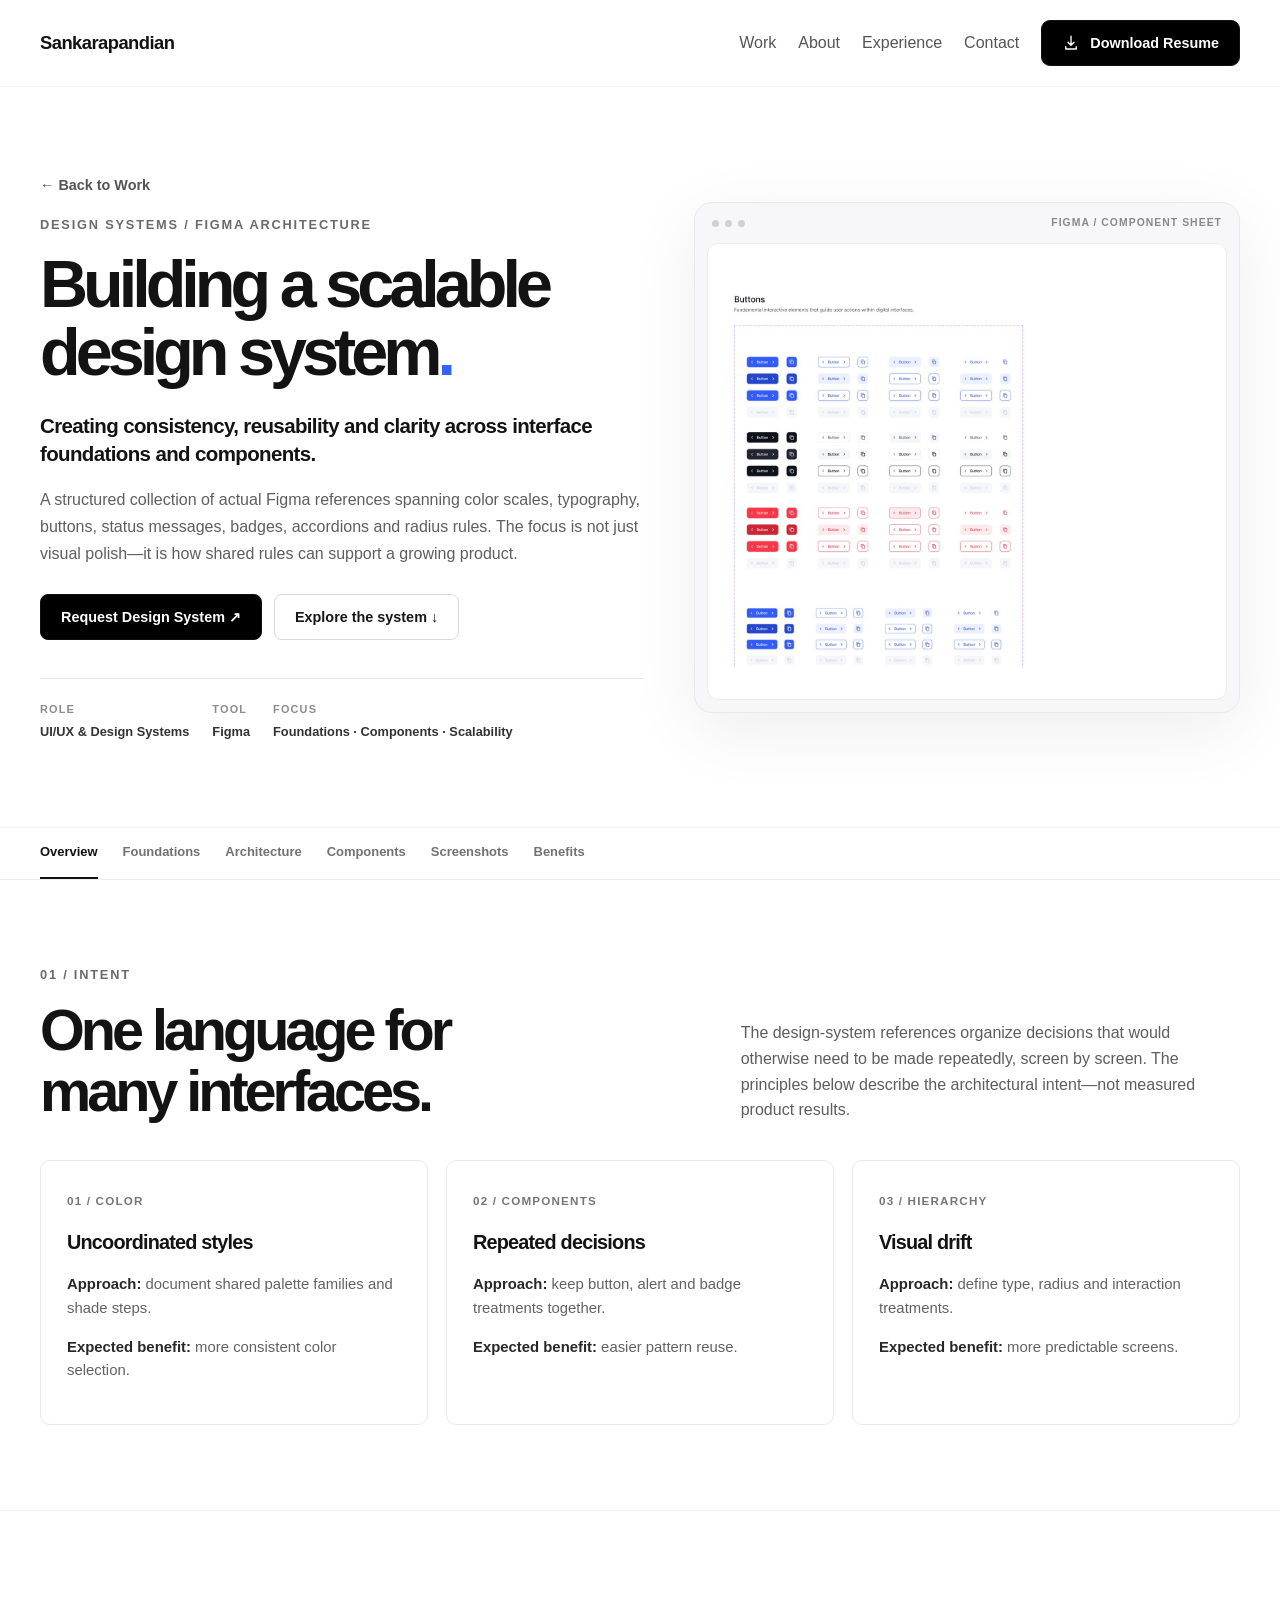
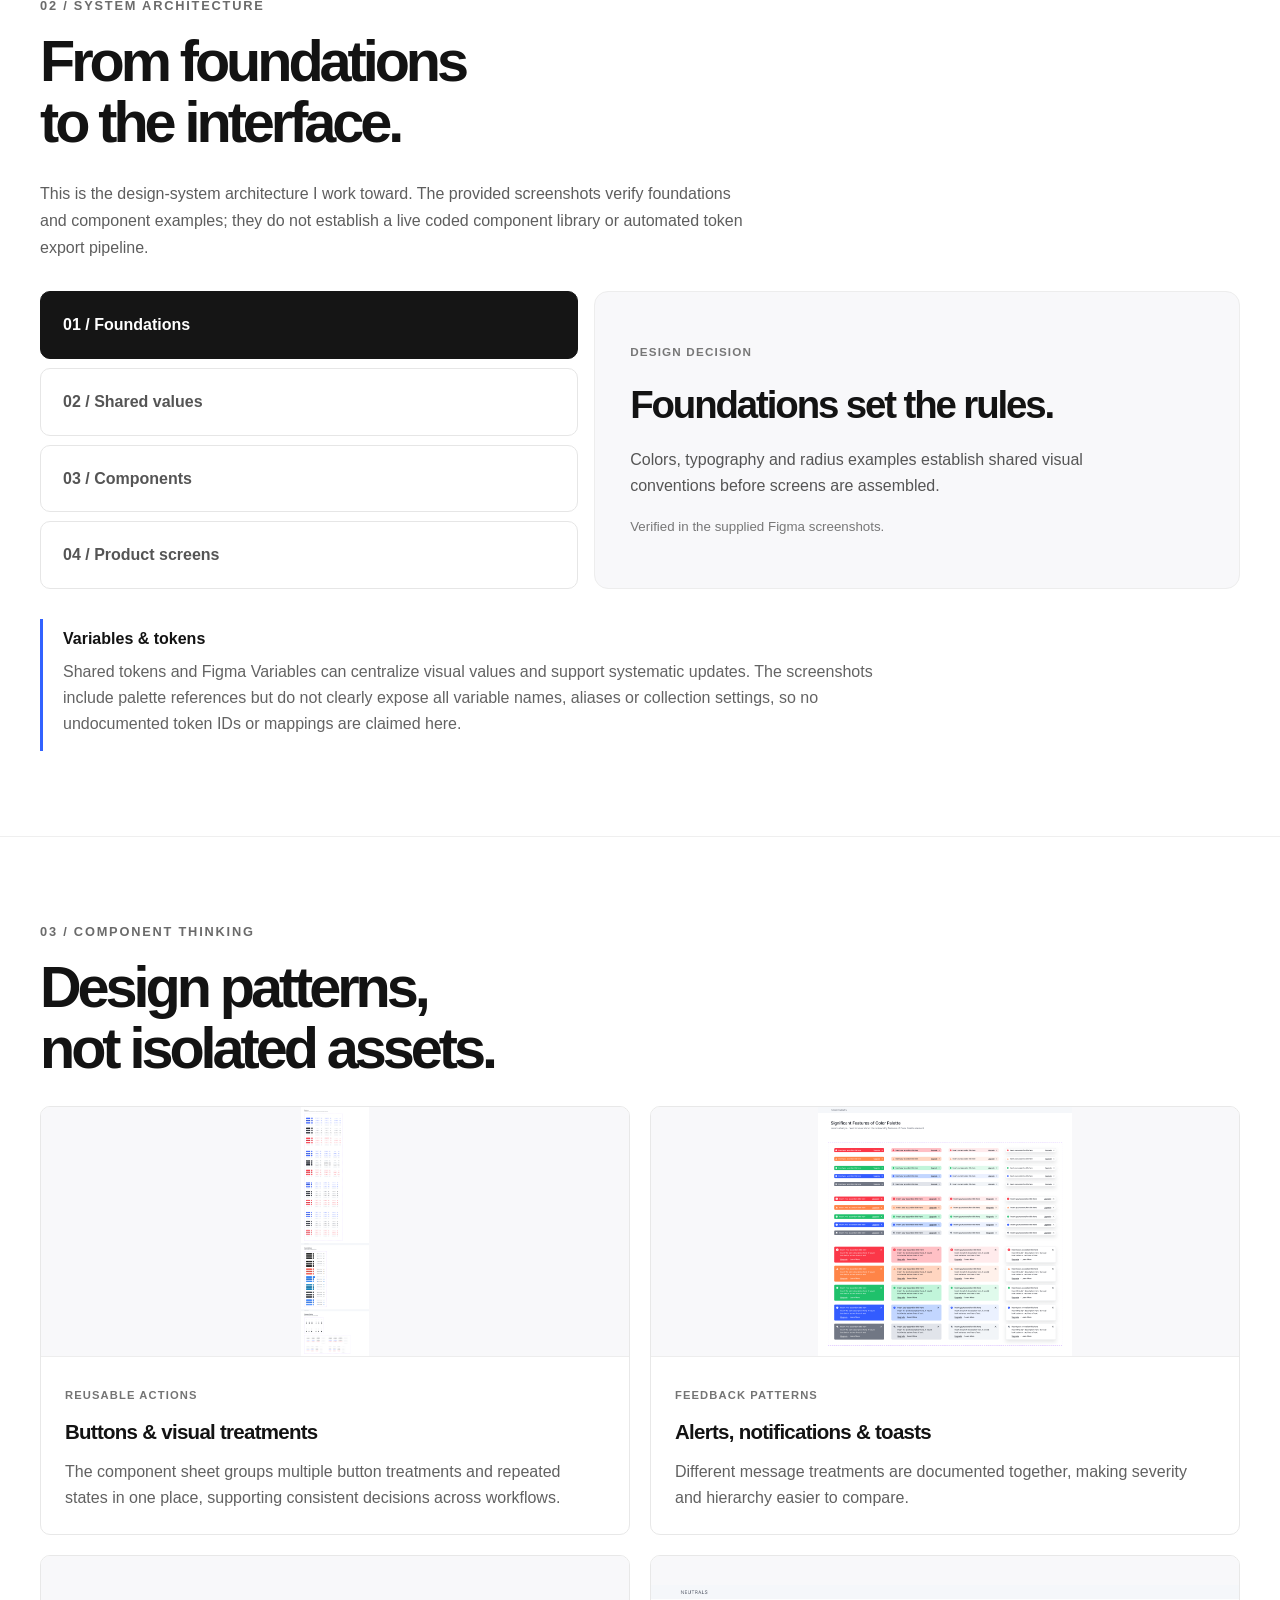
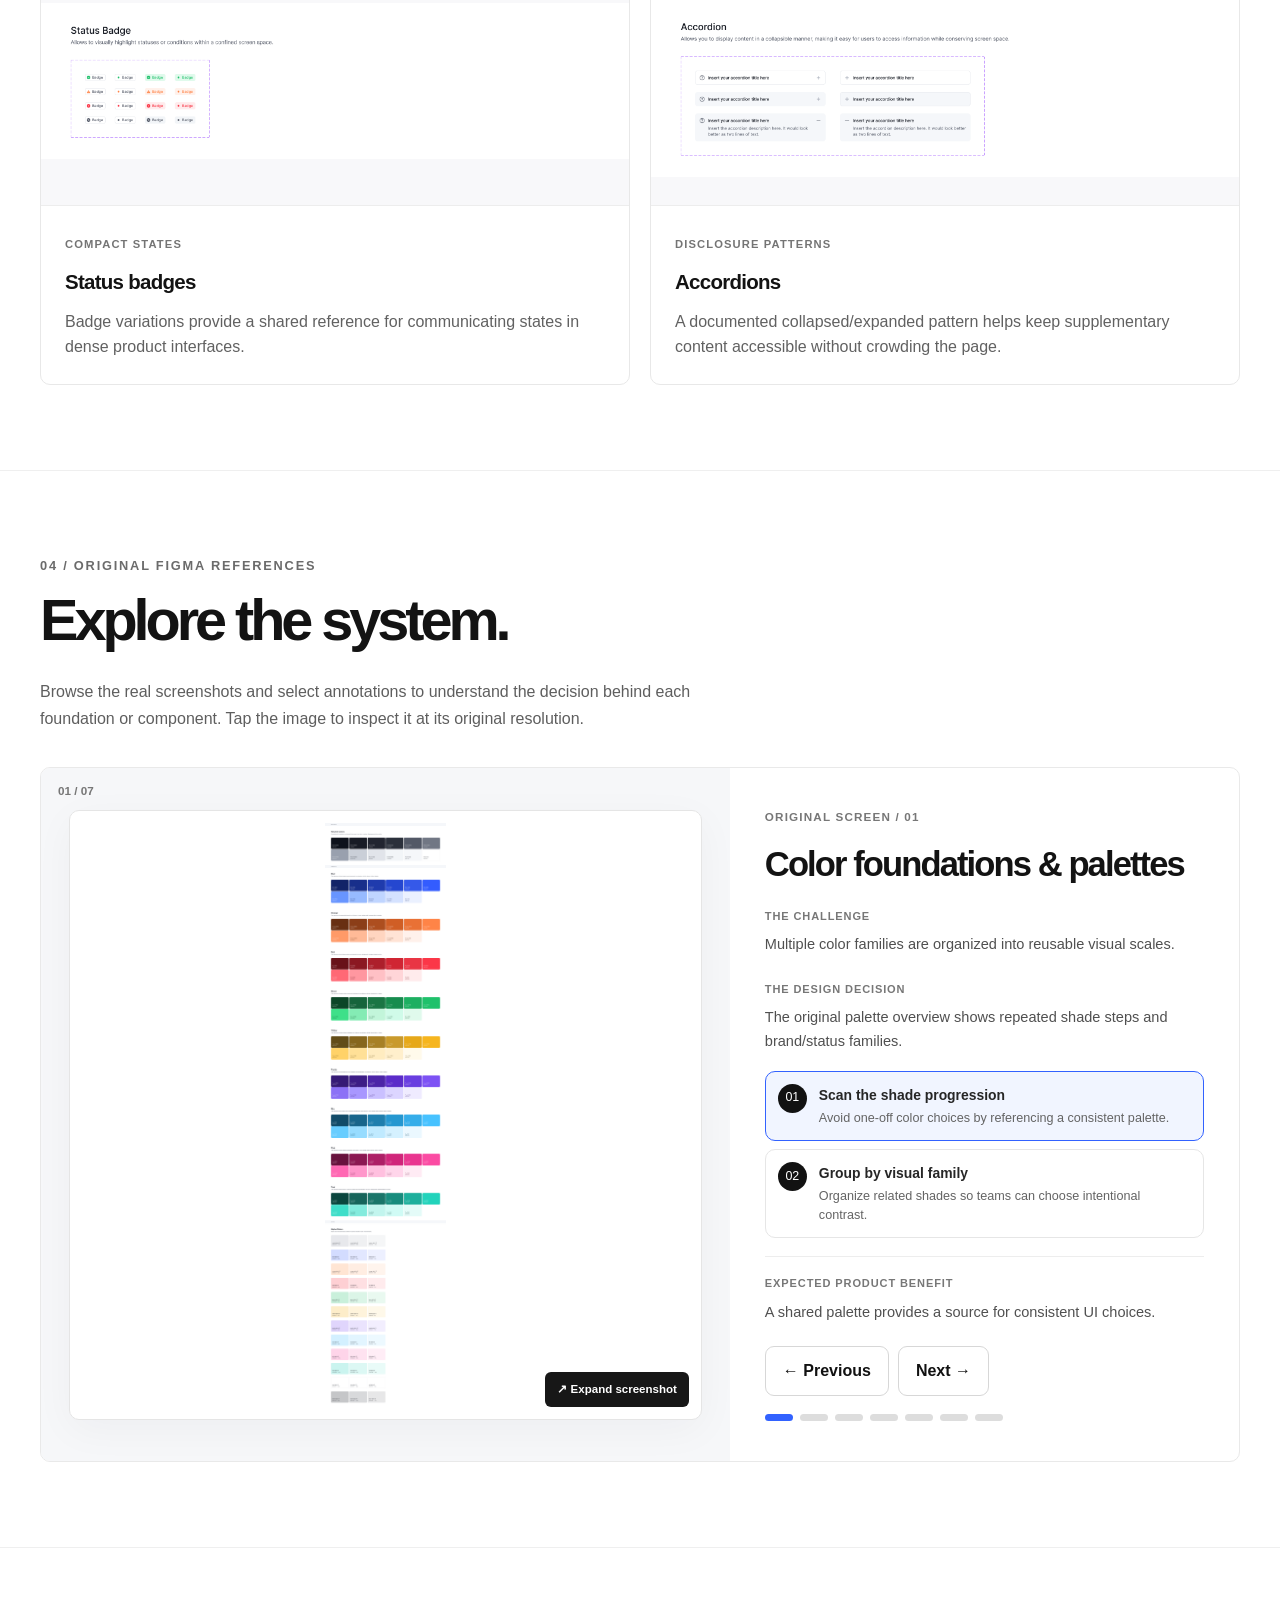
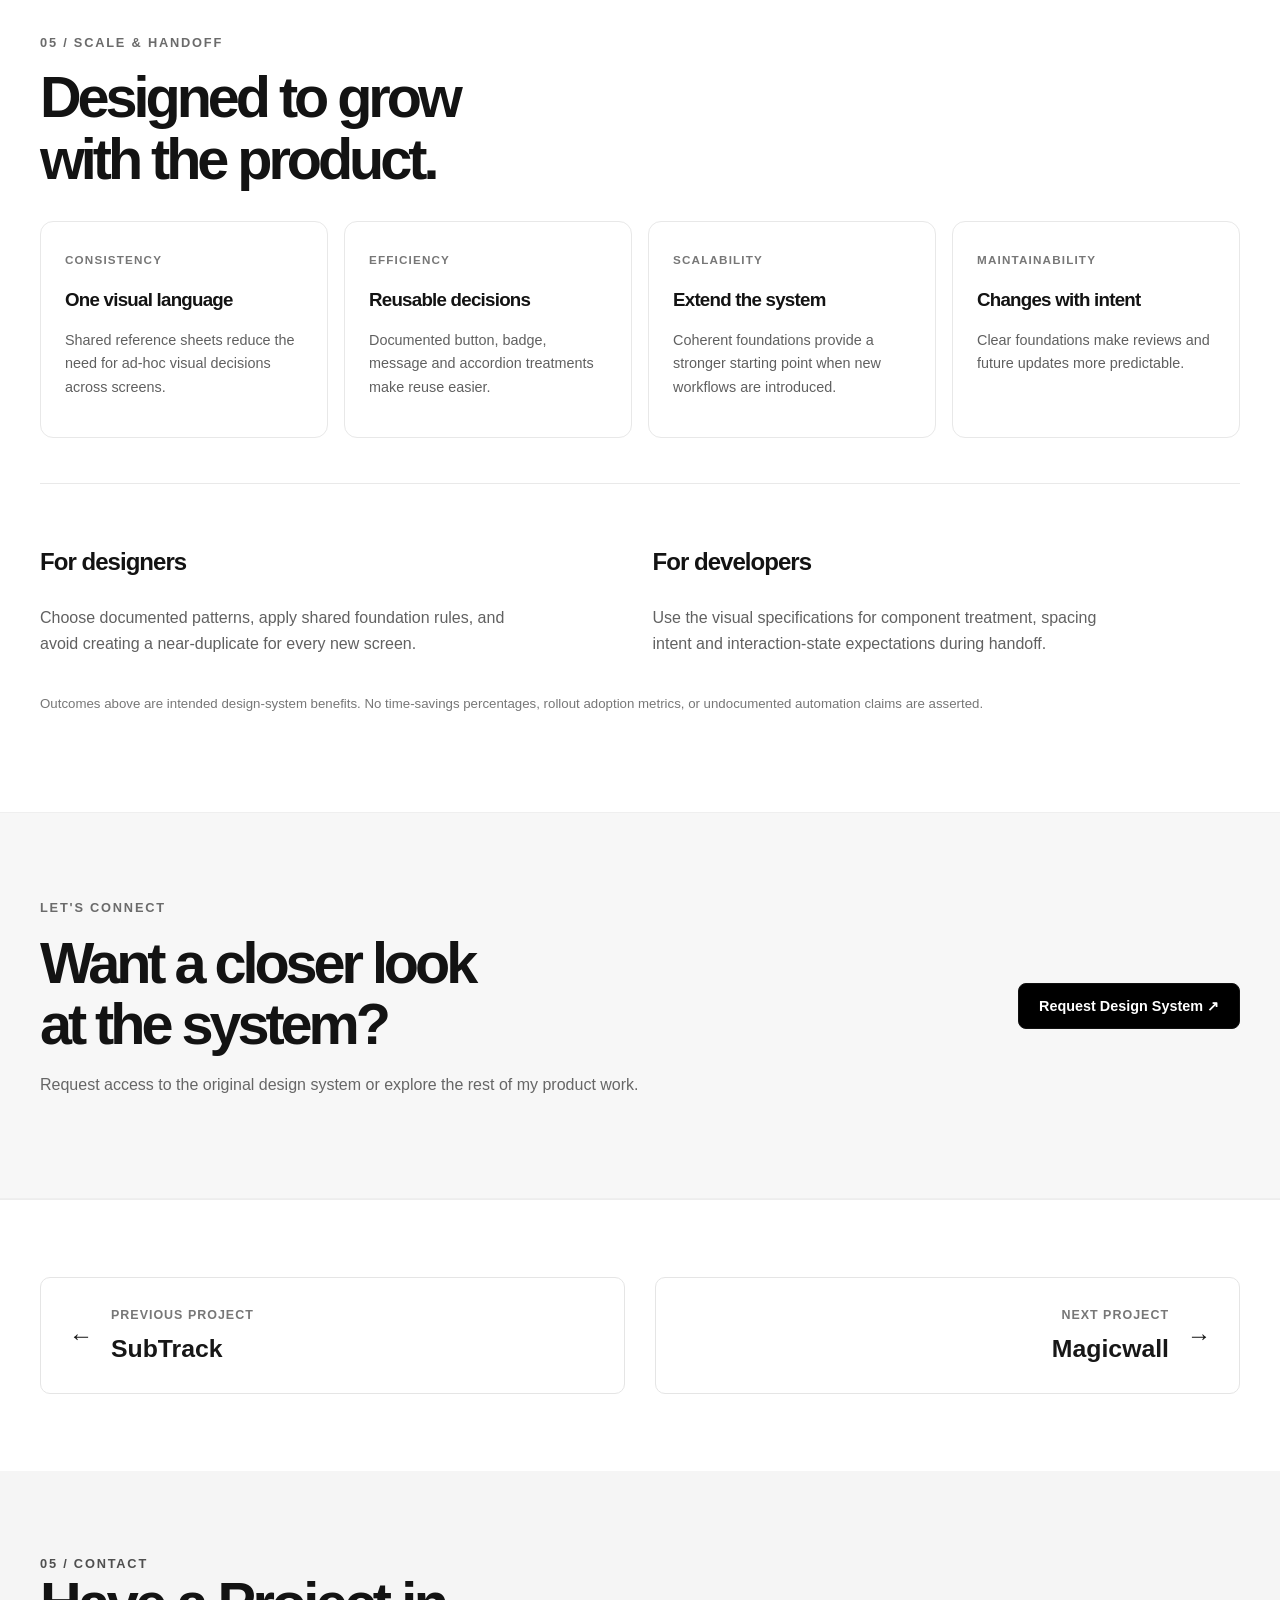
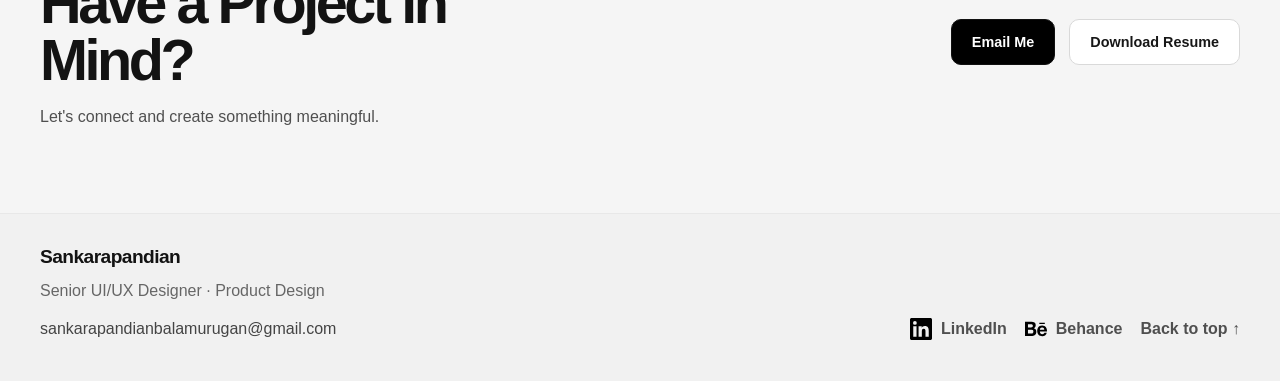
<file: design-system.html>
<!DOCTYPE html>

<html lang="en"><head><meta charset="utf-8"/><meta content="width=device-width,initial-scale=1" name="viewport"/><meta content="Design System case study: Figma palettes, type foundations, reusable buttons, status patterns and scalable UI architecture." name="description"/><title>Design System — Case Study | Sankarapandian</title><link href="styles.css" rel="stylesheet"/><link href="design-system.css" rel="stylesheet"/><script defer="" src="script.js"></script><script defer="" src="design-system.js"></script><link href="portfolio-interactions.css" rel="stylesheet"/>
<script defer="" src="portfolio-interactions.js"></script>
<link href="portfolio-refinements.css" rel="stylesheet"/><link href="project-navigation.css" rel="stylesheet"/><script defer="" src="project-navigation.js"></script><link href="https://sankarapandianbalamurugan.github.io/Portfolio/design-system.html" rel="canonical"/><meta content="Design System — Case Study | Sankarapandian" property="og:title"/><meta content="Design System case study: Figma palettes, type foundations, reusable buttons, status patterns and scalable UI architecture." property="og:description"/><meta content="https://sankarapandianbalamurugan.github.io/Portfolio/assets/previews/design-system-preview.png" property="og:image"/><meta content="https://sankarapandianbalamurugan.github.io/Portfolio/design-system.html" property="og:url"/><meta content="article" property="og:type"/><meta content="summary_large_image" name="twitter:card"/><meta content="Design System — Case Study | Sankarapandian" name="twitter:title"/><meta content="Design System case study: Figma palettes, type foundations, reusable buttons, status patterns and scalable UI architecture." name="twitter:description"/><meta content="https://sankarapandianbalamurugan.github.io/Portfolio/assets/previews/design-system-preview.png" name="twitter:image"/><link href="assets/favicon.svg" rel="icon" type="image/svg+xml"/><link href="assets/favicon-32.png" rel="icon" sizes="32x32" type="image/png"/><link href="assets/favicon-16.png" rel="icon" sizes="16x16" type="image/png"/><link href="assets/apple-touch-icon.png" rel="apple-touch-icon" sizes="180x180"/></head><body id="top"><a class="skip-link" href="#main">Skip to main content</a><header class="site-header">
<div class="wrap nav">
<a aria-label="Sankarapandian home" class="brand" href="index.html">Sankarapandian</a>
<button aria-controls="primary-menu" aria-expanded="false" aria-label="Open navigation" class="menu-toggle">☰</button>
<nav aria-label="Primary navigation" class="nav-links" id="primary-menu">
<a href="work.html">Work</a>
<a href="about.html">About</a>
<a href="about.html#experience">Experience</a>
<a href="work.html#contact">Contact</a>
<a class="nav-resume" download="Sankarapandian_Resume.pdf" href="assets/Sankarapandian_Resume.pdf">
<svg aria-hidden="true" class="download-icon" fill="none" stroke="currentColor" stroke-linecap="round" stroke-linejoin="round" stroke-width="1.8" viewbox="0 0 24 24"><path d="M12 3v12m-4-4 4 4 4-4M5 17v3h14v-3"></path></svg>
        Download Resume
      </a>
</nav>
</div>
</header>
<main class="ds-page" id="main">
<section class="ds-section ds-hero" id="overview"><div class="wrap ds-hero-layout"><div class="reveal"><a class="back-link" href="work.html">← Back to Work</a><p class="eyebrow">DESIGN SYSTEMS / FIGMA ARCHITECTURE</p><h1>Building a scalable<br/>design system<span class="ds-dot">.</span></h1><p class="ds-lead">Creating consistency, reusability and clarity across interface foundations and components.</p><p class="ds-text">A structured collection of actual Figma references spanning color scales, typography, buttons, status messages, badges, accordions and radius rules. The focus is not just visual polish—it is how shared rules can support a growing product.</p><div class="ds-actions"><a class="btn btn-primary" href="mailto:sankarapandianbalamurugan@gmail.com?subject=Request+Access+to+Design+System&amp;body=Hi%2C+I+reviewed+your+Design+System+case+study+and+would+like+to+request+access+to+the+design+system+or+Figma+library.%0A%0AThanks%2C">Request Design System ↗</a><a class="btn btn-secondary" href="#showcase">Explore the system ↓</a></div><div class="ds-meta"><span>ROLE <b>UI/UX &amp; Design Systems</b></span><span>TOOL <b>Figma</b></span><span>FOCUS <b>Foundations · Components · Scalability</b></span></div></div><div class="ds-cover reveal"><div class="ds-cover-bar"><span></span><span></span><span></span><small>FIGMA / COMPONENT SHEET</small></div><img alt="Actual button component library screenshot from the uploaded Figma work" src="assets/designsystem/cover.jpg"/></div></div></section>
<nav aria-label="Case study sections" class="ds-sticky"><div class="wrap"><a href="#overview">Overview</a><a href="#foundations">Foundations</a><a href="#architecture">Architecture</a><a href="#components">Components</a><a href="#showcase">Screenshots</a><a href="#impact">Benefits</a></div></nav>
<section class="ds-section" id="foundations"><div class="wrap"><p class="eyebrow">01 / INTENT</p><div class="ds-heading-row"><h2>One language for<br/>many interfaces.</h2><p>The design-system references organize decisions that would otherwise need to be made repeatedly, screen by screen. The principles below describe the architectural intent—not measured product results.</p></div><div class="ds-problem-grid"><article class="ds-panel"><span class="ds-num">01 / COLOR</span><h3>Uncoordinated styles</h3><p><strong>Approach:</strong> document shared palette families and shade steps.</p><p><strong>Expected benefit:</strong> more consistent color selection.</p></article><article class="ds-panel"><span class="ds-num">02 / COMPONENTS</span><h3>Repeated decisions</h3><p><strong>Approach:</strong> keep button, alert and badge treatments together.</p><p><strong>Expected benefit:</strong> easier pattern reuse.</p></article><article class="ds-panel"><span class="ds-num">03 / HIERARCHY</span><h3>Visual drift</h3><p><strong>Approach:</strong> define type, radius and interaction treatments.</p><p><strong>Expected benefit:</strong> more predictable screens.</p></article></div></div></section>
<section class="ds-section" id="architecture"><div class="wrap"><p class="eyebrow">02 / SYSTEM ARCHITECTURE</p><h2>From foundations<br/>to the interface.</h2><p class="ds-intro">This is the design-system architecture I work toward. The provided screenshots verify foundations and component examples; they do not establish a live coded component library or automated token export pipeline.</p><div class="ds-architecture" id="ds-architecture"><div aria-label="Design system layers" class="ds-arch-steps" role="group"><button aria-pressed="true" class="active" data-arch="0" type="button">01 / Foundations</button><button aria-pressed="false" data-arch="1" type="button">02 / Shared values</button><button aria-pressed="false" data-arch="2" type="button">03 / Components</button><button aria-pressed="false" data-arch="3" type="button">04 / Product screens</button></div><div class="ds-arch-detail"><span class="ds-num">DESIGN DECISION</span><h3 data-arch-title="">Foundations set the rules.</h3><p data-arch-body="">Colors, typography and radius examples establish shared visual conventions before screens are assembled.</p><small data-arch-note="">Verified in the supplied Figma screenshots.</small></div></div><div class="ds-clarity"><strong>Variables &amp; tokens</strong><p>Shared tokens and Figma Variables can centralize visual values and support systematic updates. The screenshots include palette references but do not clearly expose all variable names, aliases or collection settings, so no undocumented token IDs or mappings are claimed here.</p></div></div></section>
<section class="ds-section" id="components"><div class="wrap"><p class="eyebrow">03 / COMPONENT THINKING</p><h2>Design patterns,<br/>not isolated assets.</h2><div class="ds-component-grid"><article class="ds-component-item"><img alt="Actual Figma button component variants and treatments" loading="lazy" src="assets/designsystem/buttons.png"/><div><span>REUSABLE ACTIONS</span><h3>Buttons &amp; visual treatments</h3><p>The component sheet groups multiple button treatments and repeated states in one place, supporting consistent decisions across workflows.</p></div></article><article class="ds-component-item"><img alt="Actual alert notifications and toast component screenshot" loading="lazy" src="assets/designsystem/alerts.png"/><div><span>FEEDBACK PATTERNS</span><h3>Alerts, notifications &amp; toasts</h3><p>Different message treatments are documented together, making severity and hierarchy easier to compare.</p></div></article><article class="ds-component-item"><img alt="Actual status badge component screenshot" loading="lazy" src="assets/designsystem/statuses.png"/><div><span>COMPACT STATES</span><h3>Status badges</h3><p>Badge variations provide a shared reference for communicating states in dense product interfaces.</p></div></article><article class="ds-component-item"><img alt="Actual accordion components in collapsed and expanded states" loading="lazy" src="assets/designsystem/accordion.png"/><div><span>DISCLOSURE PATTERNS</span><h3>Accordions</h3><p>A documented collapsed/expanded pattern helps keep supplementary content accessible without crowding the page.</p></div></article></div></div></section>
<section class="ds-section" id="showcase"><div class="wrap"><p class="eyebrow">04 / ORIGINAL FIGMA REFERENCES</p><h2>Explore the system.</h2><p class="ds-intro">Browse the real screenshots and select annotations to understand the decision behind each foundation or component. Tap the image to inspect it at its original resolution.</p><div aria-label="Design system annotated screenshots" class="ds-gallery" id="ds-gallery" tabindex="0"><div class="ds-gallery-visual"><button aria-label="Expand current screenshot" class="ds-zoom" data-zoom="" type="button"><img alt="Figma color palette screenshot" data-gallery-image="" src="assets/designsystem/colors.png"/><span class="ds-zoom-hint">↗ Expand screenshot</span></button><div class="ds-gallery-index" data-gallery-index="">01 / 07</div></div><div class="ds-gallery-copy"><span class="ds-num" data-gallery-kicker="">FOUNDATIONS / SCREEN 01</span><h3 data-gallery-title="">Color foundations &amp; palettes</h3><div class="ds-gallery-reason"><b>THE CHALLENGE</b><p data-gallery-challenge=""></p></div><div class="ds-gallery-reason"><b>THE DESIGN DECISION</b><p data-gallery-decision=""></p></div><div class="ds-gallery-notes" data-gallery-notes=""></div><div class="ds-benefit"><b>EXPECTED PRODUCT BENEFIT</b><p data-gallery-benefit=""></p></div><div class="ds-gallery-controls"><button data-prev="" type="button">← Previous</button><button data-next="" type="button">Next →</button></div><div aria-label="Choose design system screenshot" class="ds-gallery-dots" data-gallery-dots=""></div></div></div></div></section>
<section class="ds-section" id="impact"><div class="wrap"><p class="eyebrow">05 / SCALE &amp; HANDOFF</p><h2>Designed to grow<br/>with the product.</h2><div class="ds-benefit-grid"><article><span class="ds-num">CONSISTENCY</span><h3>One visual language</h3><p>Shared reference sheets reduce the need for ad-hoc visual decisions across screens.</p></article><article><span class="ds-num">EFFICIENCY</span><h3>Reusable decisions</h3><p>Documented button, badge, message and accordion treatments make reuse easier.</p></article><article><span class="ds-num">SCALABILITY</span><h3>Extend the system</h3><p>Coherent foundations provide a stronger starting point when new workflows are introduced.</p></article><article><span class="ds-num">MAINTAINABILITY</span><h3>Changes with intent</h3><p>Clear foundations make reviews and future updates more predictable.</p></article></div><div class="ds-handoff"><div><h3>For designers</h3><p>Choose documented patterns, apply shared foundation rules, and avoid creating a near-duplicate for every new screen.</p></div><div><h3>For developers</h3><p>Use the visual specifications for component treatment, spacing intent and interaction-state expectations during handoff.</p></div></div><p class="ds-note">Outcomes above are intended design-system benefits. No time-savings percentages, rollout adoption metrics, or undocumented automation claims are asserted.</p></div></section>
<section class="ds-section ds-outro"><div class="wrap ds-outro-inner"><div><p class="eyebrow">LET'S CONNECT</p><h2>Want a closer look<br/>at the system?</h2><p>Request access to the original design system or explore the rest of my product work.</p></div><div class="ds-actions"><a class="btn btn-primary" href="mailto:sankarapandianbalamurugan@gmail.com?subject=Request+Access+to+Design+System&amp;body=Hi%2C+I+reviewed+your+Design+System+case+study+and+would+like+to+request+access+to+the+design+system+or+Figma+library.%0A%0AThanks%2C">Request Design System ↗</a></div></div></section>
<section aria-label="Project navigation" class="portfolio-project-navigation" data-project-navigation=""><div class="wrap portfolio-project-navigation__inner"><a aria-label="Previous project: SubTrack" class="portfolio-project-navigation__link portfolio-project-navigation__link--previous" href="subtrack.html"><span aria-hidden="true" class="portfolio-project-navigation__arrow">←</span><span class="portfolio-project-navigation__copy"><span class="portfolio-project-navigation__label">Previous Project</span><span class="portfolio-project-navigation__name">SubTrack</span></span></a><a aria-label="Next project: Magicwall" class="portfolio-project-navigation__link portfolio-project-navigation__link--next" href="magicwall.html"><span class="portfolio-project-navigation__copy"><span class="portfolio-project-navigation__label">Next Project</span><span class="portfolio-project-navigation__name">Magicwall</span></span><span aria-hidden="true" class="portfolio-project-navigation__arrow">→</span></a></div></section></main><div aria-label="Expanded design system screenshot" aria-modal="true" class="ds-modal" data-ds-modal="" hidden="" role="dialog"><div class="ds-modal-head"><span>ORIGINAL FIGMA SCREENSHOT</span><button aria-label="Close screenshot" data-close="" type="button">✕ Close</button></div><div class="ds-modal-body"><img alt="Expanded design system screenshot" data-modal-image=""/></div></div>
<section class="section section-white contact-section" id="contact">
<div class="wrap contact-grid">
<div class="reveal">
<p class="eyebrow">05 / CONTACT</p>
<h2>Have a Project in Mind?</h2>
<p>Let's connect and create something meaningful.</p>
</div>
<div class="contact-actions reveal">
<a aria-label="Email Me — compose an email in Gmail (opens in a new tab)" class="btn btn-primary" href="https://mail.google.com/mail/?view=cm&amp;fs=1&amp;to=sankarapandianbalamurugan%40gmail.com&amp;su=Senior%20Product%20Designer%20Opportunity" rel="noopener noreferrer" target="_blank">Email Me</a>
<a class="btn btn-secondary" download="Sankarapandian_Resume.pdf" href="assets/Sankarapandian_Resume.pdf">Download Resume</a>
</div>
</div>
</section><footer class="site-footer section-white">
<div class="wrap footer-grid">
<div>
<div class="footer-name">Sankarapandian</div>
<p>Senior UI/UX Designer · Product Design</p>
<a class="footer-email" href="mailto:sankarapandianbalamurugan@gmail.com">sankarapandianbalamurugan@gmail.com</a>
</div>
<div class="footer-socials">
<a aria-label="Open Sankarapandian LinkedIn profile in a new tab" href="https://www.linkedin.com/in/sankarapandian27/" rel="noopener noreferrer" target="_blank"><img alt="LinkedIn" class="social-brand-logo" height="24" src="assets/icon-linkedin.svg" width="24"/><span>LinkedIn</span></a>
<a aria-label="Open Sankarapandian Behance profile in a new tab" href="https://www.behance.net/sankarapandian" rel="noopener noreferrer" target="_blank"><img alt="Behance" class="social-brand-logo" height="24" src="assets/icon-behance.svg" width="24"/><span>Behance</span></a>
<a href="#top">Back to top ↑</a>
</div>
</div>
</footer><script id="ds-slide-data" type="application/json">[{"img": "assets/designsystem/colors.png", "title": "Color foundations & palettes", "challenge": "Multiple color families are organized into reusable visual scales.", "decision": "The original palette overview shows repeated shade steps and brand/status families.", "benefit": "A shared palette provides a source for consistent UI choices.", "notes": [["Scan the shade progression", "Avoid one-off color choices by referencing a consistent palette."], ["Group by visual family", "Organize related shades so teams can choose intentional contrast."]]}, {"img": "assets/designsystem/typography.png", "title": "Typography hierarchy", "challenge": "Dense interfaces need predictable headings, body styles and labels.", "decision": "A dedicated Figma typography sheet documents a hierarchy of text specimens.", "benefit": "Reusable text styles make layouts more consistent and readable.", "notes": [["Observe the type scale", "Separate headline hierarchy from supporting UI text."], ["Reuse text specimens", "A reference sheet reduces ad-hoc style decisions."]]}, {"img": "assets/designsystem/buttons.png", "title": "Reusable button components", "challenge": "Action patterns can drift when each screen designs buttons independently.", "decision": "The component sheet shows multiple visual treatments and repeated interaction states.", "benefit": "Reusable variants support a consistent visual language for actions.", "notes": [["Compare button treatments", "The sheet groups filled, outlined and quieter button appearances."], ["Inspect repeated states", "Variations are shown together so a designer can compare them."]]}, {"img": "assets/designsystem/alerts.png", "title": "Status messaging", "challenge": "Feedback messages need clear severity and visual priority.", "decision": "Alert, notification and toast patterns are documented in multiple color treatments.", "benefit": "Reusable feedback patterns create a more predictable language for system status.", "notes": [["Scan severity cues", "Different color treatments help distinguish notification types."], ["Compare compact and extended", "The sheet shows both slim notices and fuller alert panels."]]}, {"img": "assets/designsystem/radius.png", "title": "Radius foundations", "challenge": "Uncoordinated corner shapes make related surfaces feel inconsistent.", "decision": "The provided sheet lists radius presets and shows their corner treatment.", "benefit": "Shared shape values make components feel related across screens.", "notes": [["Inspect radius presets", "The screenshot shows multiple steps with rounded examples."], ["Compare the values", "One documented scale guides component corner choices."]]}, {"img": "assets/designsystem/statuses.png", "title": "Status badge patterns", "challenge": "Table and workflow states need compact, repeatable labels.", "decision": "A status-badge sheet documents variants in several visual treatments.", "benefit": "Shared badge language can make status scanning more consistent.", "notes": [["Observe status treatments", "Use the badge sheet to compare visual emphasis."], ["Compare contrast", "Compact labels need readable text against their fills."]]}, {"img": "assets/designsystem/accordion.png", "title": "Accordion component", "challenge": "Expandable information needs a clear and repeatable affordance.", "decision": "The original accordion sheet shows collapsed and expanded treatments.", "benefit": "One reused pattern supports predictability in information-dense screens.", "notes": [["Check disclosure affordance", "The reference shows compact rows with expansion indicators."], ["Compare expanded state", "Supporting text remains grouped under its parent heading."]]}]</script></body></html>
</file>
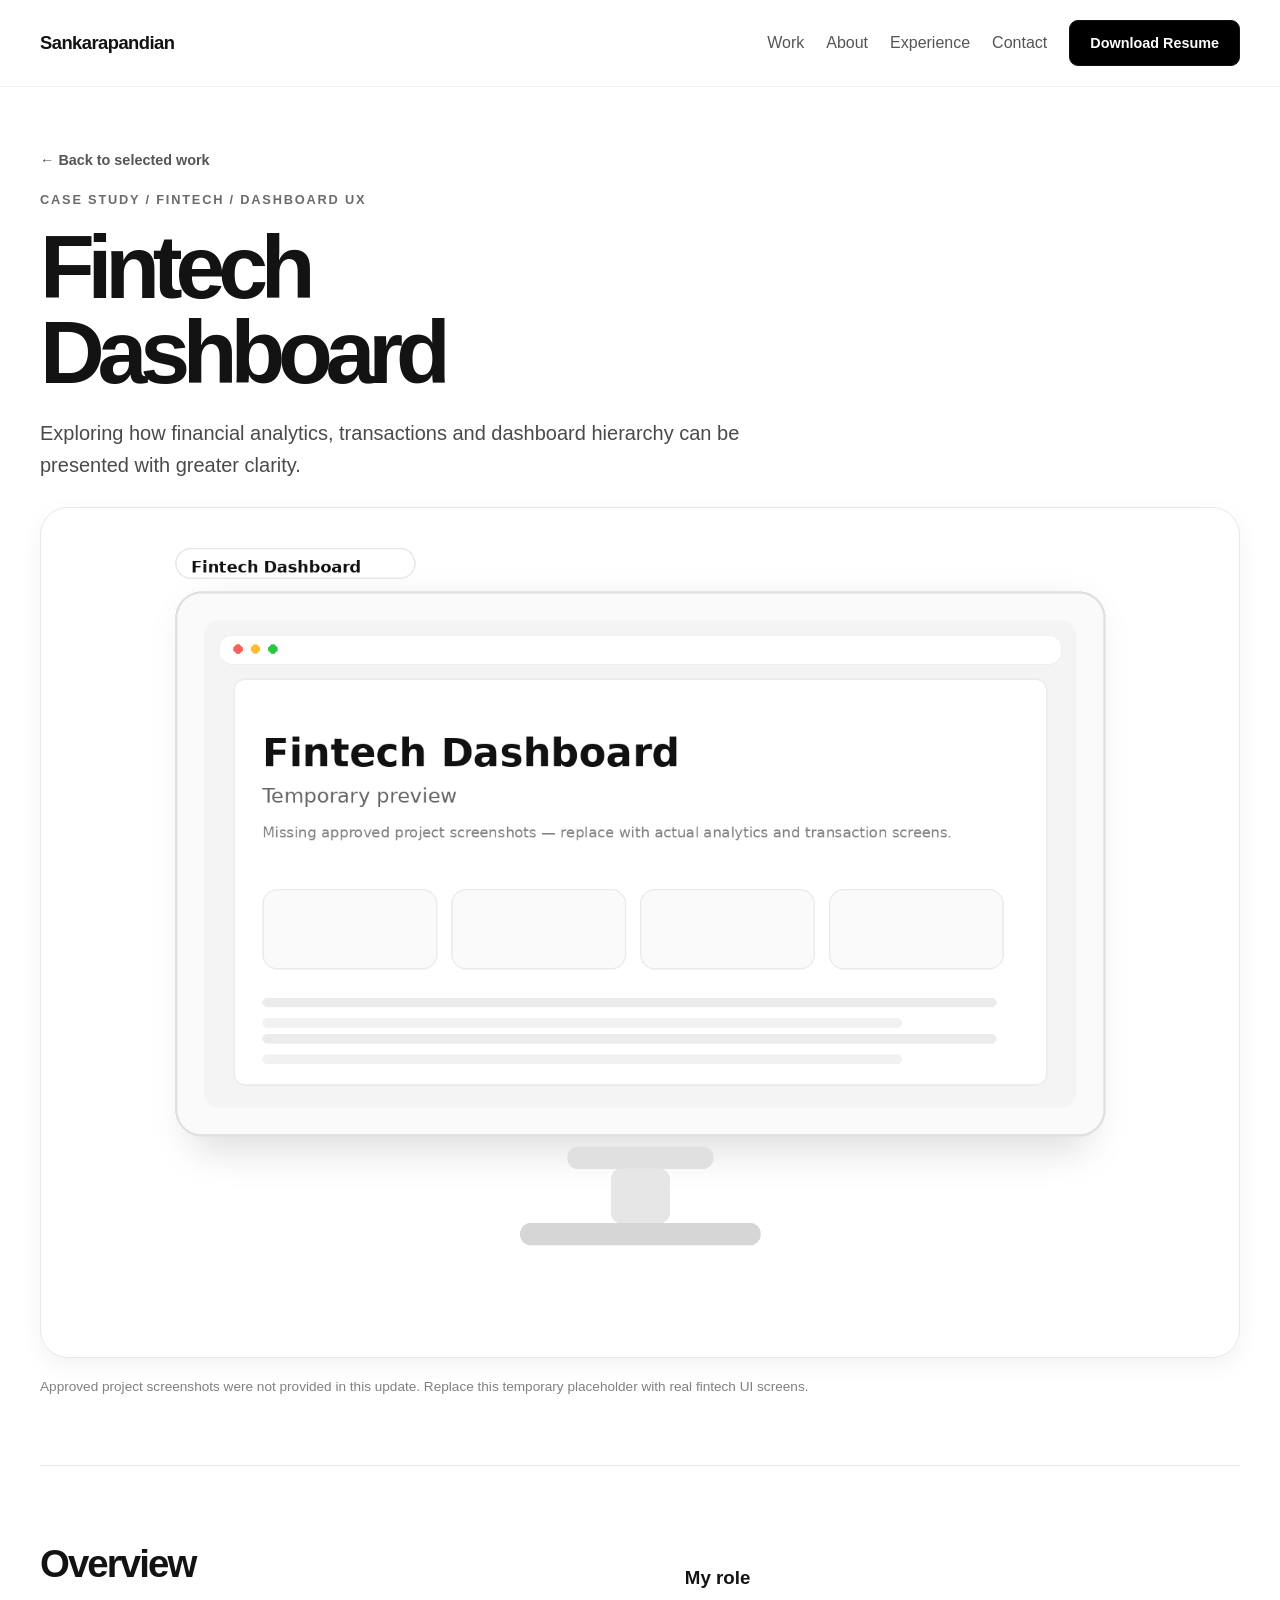
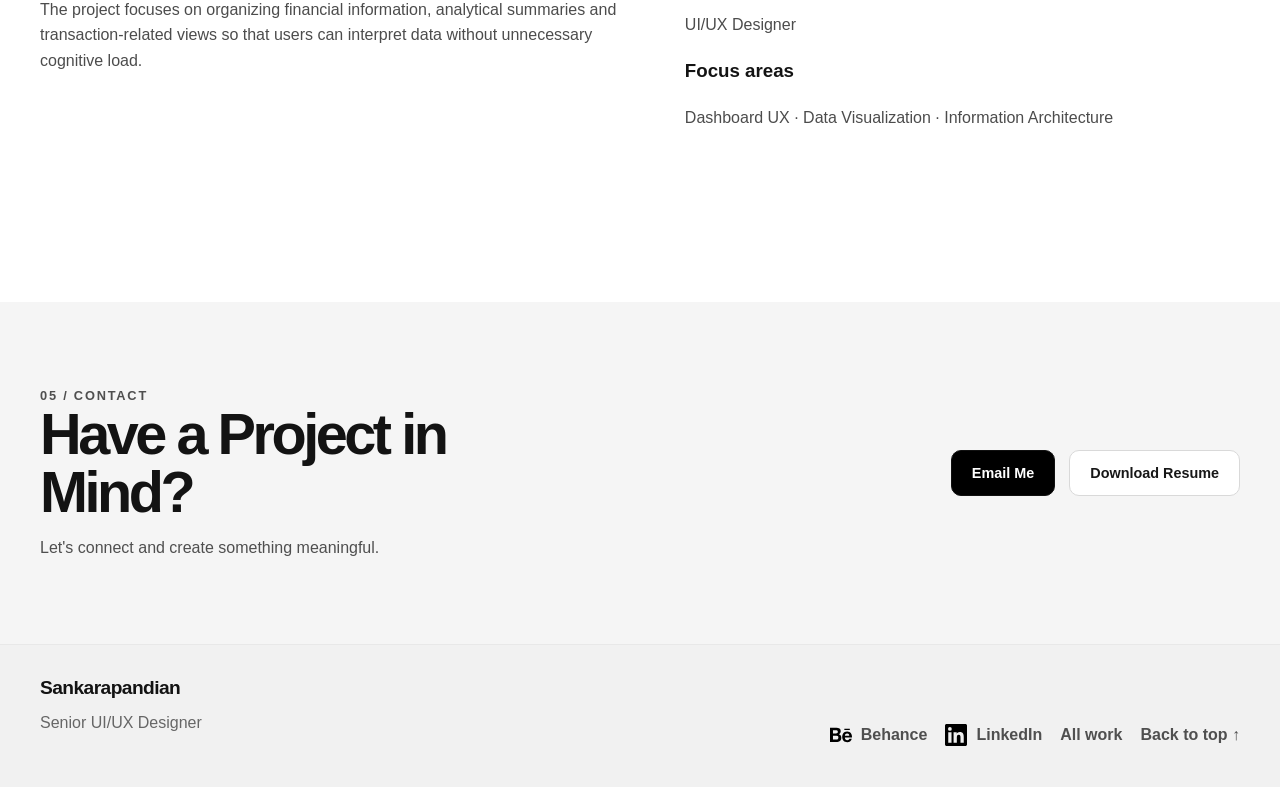
<file: fintech.html>
<!DOCTYPE html>

<html lang="en"><head><meta charset="utf-8"/><meta content="width=device-width, initial-scale=1" name="viewport"/><meta content="#FFFFFF" name="theme-color"/><meta content="Fintech dashboard case study focused on financial information architecture and dashboard clarity." name="description"/><title>Fintech Dashboard | Sankarapandian</title><link href="styles.css" rel="stylesheet"/><script defer="" src="script.js"></script><link href="portfolio-interactions.css" rel="stylesheet"/>
<script defer="" src="portfolio-interactions.js"></script>
<link href="portfolio-refinements.css" rel="stylesheet"/><link href="https://sankarapandianbalamurugan.github.io/Portfolio/fintech.html" rel="canonical"/><meta content="Fintech Dashboard | Sankarapandian" property="og:title"/><meta content="Fintech dashboard case study focused on financial information architecture and dashboard clarity." property="og:description"/><meta content="https://sankarapandianbalamurugan.github.io/Portfolio/assets/mockup-fintech.png" property="og:image"/><meta content="https://sankarapandianbalamurugan.github.io/Portfolio/fintech.html" property="og:url"/><meta content="article" property="og:type"/><meta content="summary_large_image" name="twitter:card"/><meta content="Fintech Dashboard | Sankarapandian" name="twitter:title"/><meta content="Fintech dashboard case study focused on financial information architecture and dashboard clarity." name="twitter:description"/><meta content="https://sankarapandianbalamurugan.github.io/Portfolio/assets/mockup-fintech.png" name="twitter:image"/><link href="assets/favicon.svg" rel="icon" type="image/svg+xml"/><link href="assets/favicon-32.png" rel="icon" sizes="32x32" type="image/png"/><link href="assets/favicon-16.png" rel="icon" sizes="16x16" type="image/png"/><link href="assets/apple-touch-icon.png" rel="apple-touch-icon" sizes="180x180"/></head><body><header class="site-header"><div class="wrap nav"><a class="brand" href="index.html">Sankarapandian</a><button aria-controls="primary-menu" aria-expanded="false" aria-label="Open navigation" class="menu-toggle">☰</button><nav class="nav-links" id="primary-menu"><a href="index.html#work">Work</a><a href="index.html#about">About</a><a href="index.html#experience">Experience</a><a href="index.html#contact">Contact</a><a class="nav-resume" download="" href="assets/Sankarapandian_Resume.pdf">Download Resume</a></nav></div></header><main class="case-page"><section class="case-hero wrap"><a class="back-link" href="index.html#work">← Back to selected work</a><p class="eyebrow">CASE STUDY / FINTECH / DASHBOARD UX</p><h1>Fintech Dashboard</h1><p class="lede">Exploring how financial analytics, transactions and dashboard hierarchy can be presented with greater clarity.</p><div class="project-hero-art"><img alt="Temporary project mockup for fintech dashboard" loading="eager" src="assets/mockup-fintech.png"/></div><p class="asset-note">Approved project screenshots were not provided in this update. Replace this temporary placeholder with real fintech UI screens.</p></section><section class="case-section wrap"><div class="case-grid"><div><h2>Overview</h2><p>The project focuses on organizing financial information, analytical summaries and transaction-related views so that users can interpret data without unnecessary cognitive load.</p></div><div><h3>My role</h3><p>UI/UX Designer</p><h3>Focus areas</h3><p>Dashboard UX · Data Visualization · Information Architecture</p></div></div></section></main><section class="section section-white contact-section" id="contact">
<div class="wrap contact-grid">
<div class="reveal">
<p class="eyebrow">05 / CONTACT</p>
<h2>Have a Project in Mind?</h2>
<p>Let's connect and create something meaningful.</p>
</div>
<div class="contact-actions reveal">
<a aria-label="Email Me — compose an email in Gmail (opens in a new tab)" class="btn btn-primary" href="https://mail.google.com/mail/?view=cm&amp;fs=1&amp;to=sankarapandianbalamurugan%40gmail.com&amp;su=Senior%20Product%20Designer%20Opportunity" rel="noopener noreferrer" target="_blank">Email Me</a>
<a class="btn btn-secondary" download="Sankarapandian_Resume.pdf" href="assets/Sankarapandian_Resume.pdf">Download Resume</a>
</div>
</div>
</section><footer class="site-footer section-white"><div class="wrap footer-grid"><div><div class="footer-name">Sankarapandian</div><p>Senior UI/UX Designer</p></div><div class="footer-socials"><a aria-label="Open Sankarapandian Behance profile in a new tab" href="https://www.behance.net/sankarapandian" rel="noopener noreferrer" target="_blank"><img alt="Behance" class="social-brand-logo" height="24" src="assets/icon-behance.svg" width="24"/><span>Behance</span></a><a aria-label="Open Sankarapandian LinkedIn profile in a new tab" href="https://www.linkedin.com/in/sankarapandian27/" rel="noopener noreferrer" target="_blank"><img alt="LinkedIn" class="social-brand-logo" height="24" src="assets/icon-linkedin.svg" width="24"/><span>LinkedIn</span></a><a href="index.html#work">All work</a><a href="#top">Back to top ↑</a></div></div></footer></body></html>
</file>
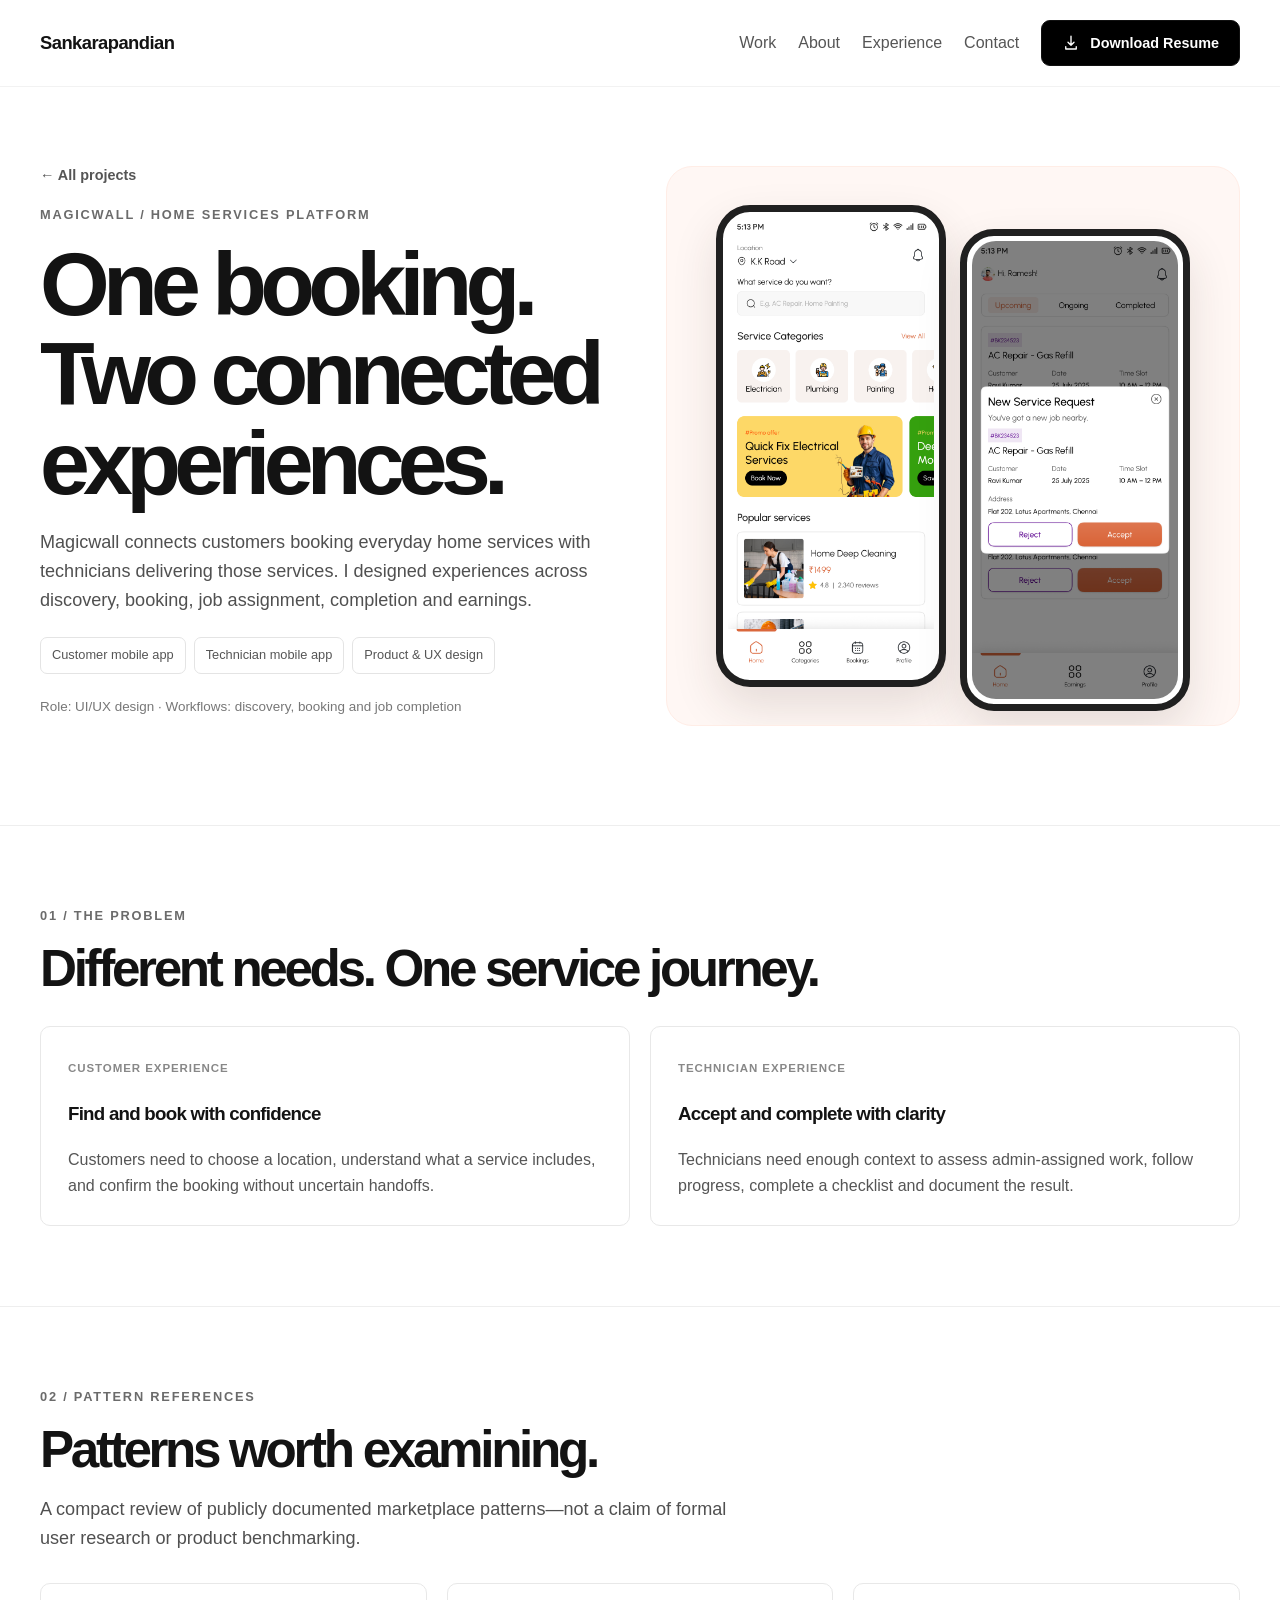
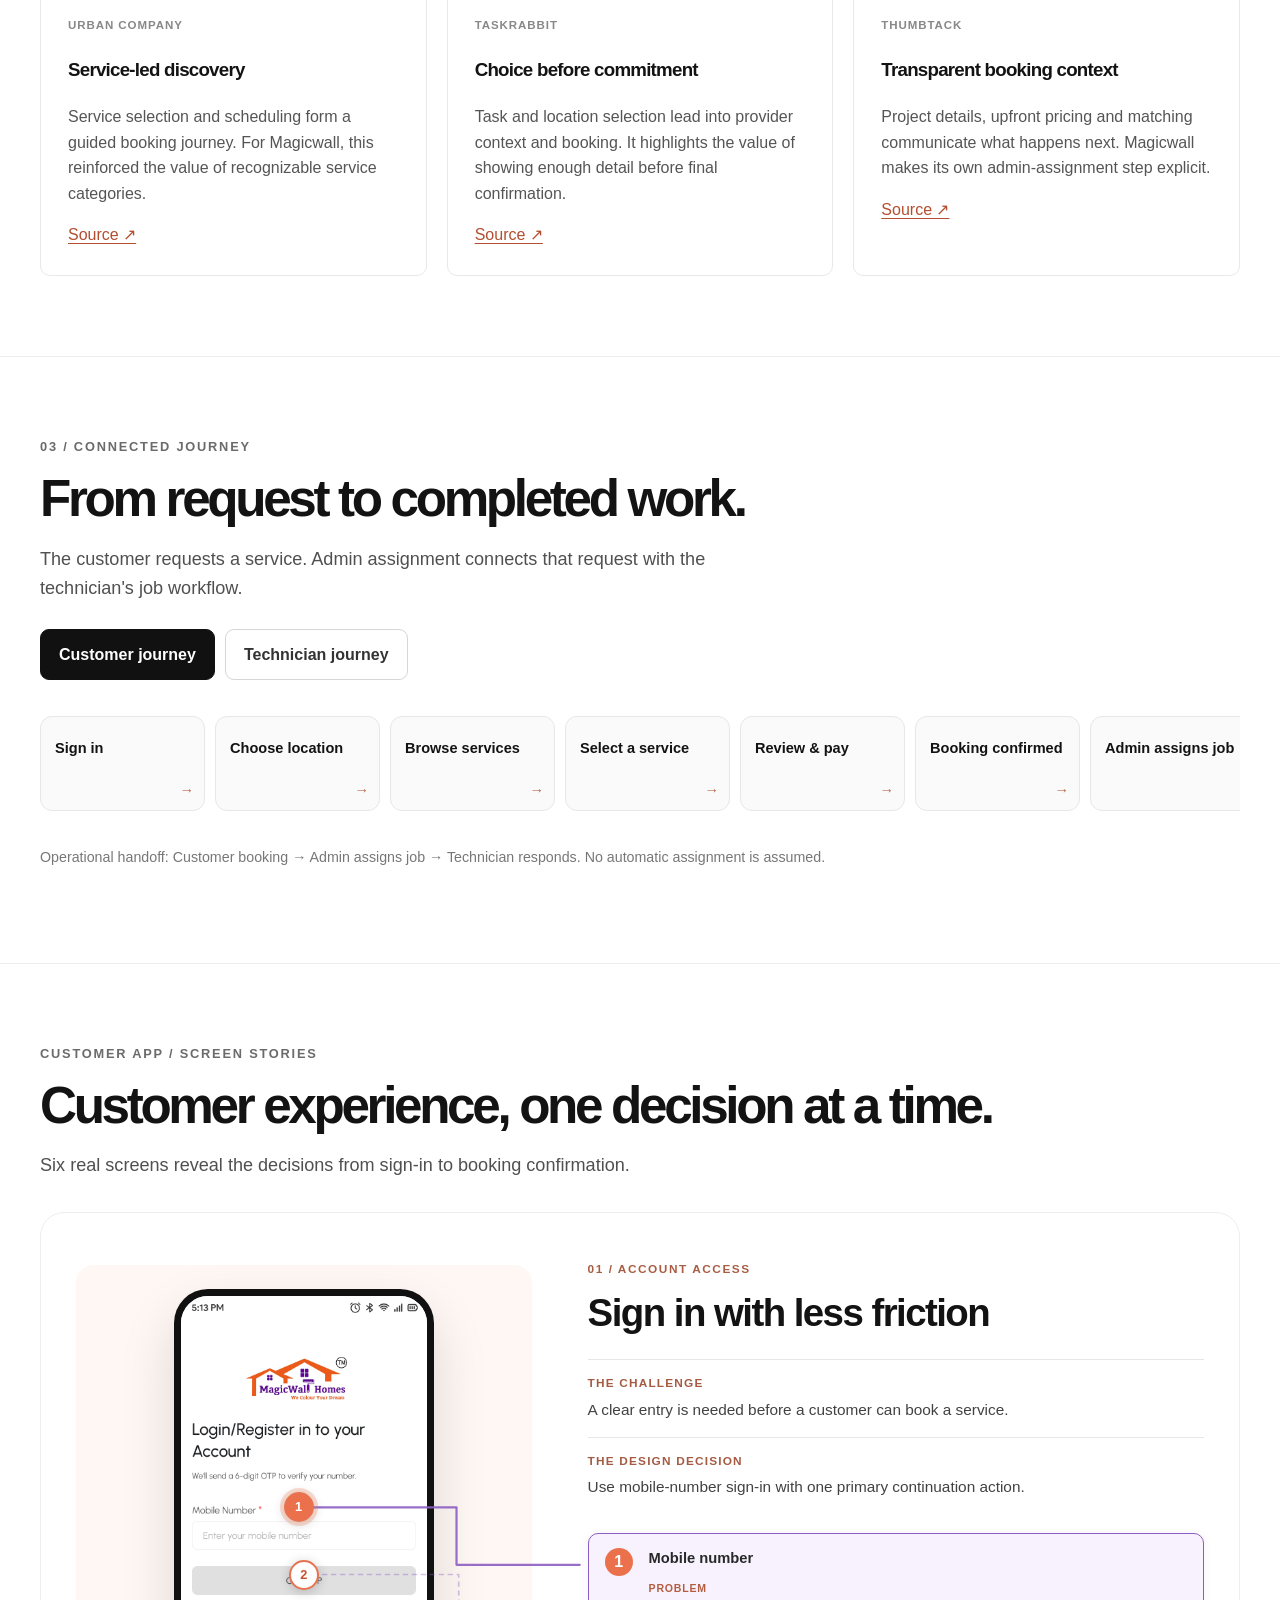
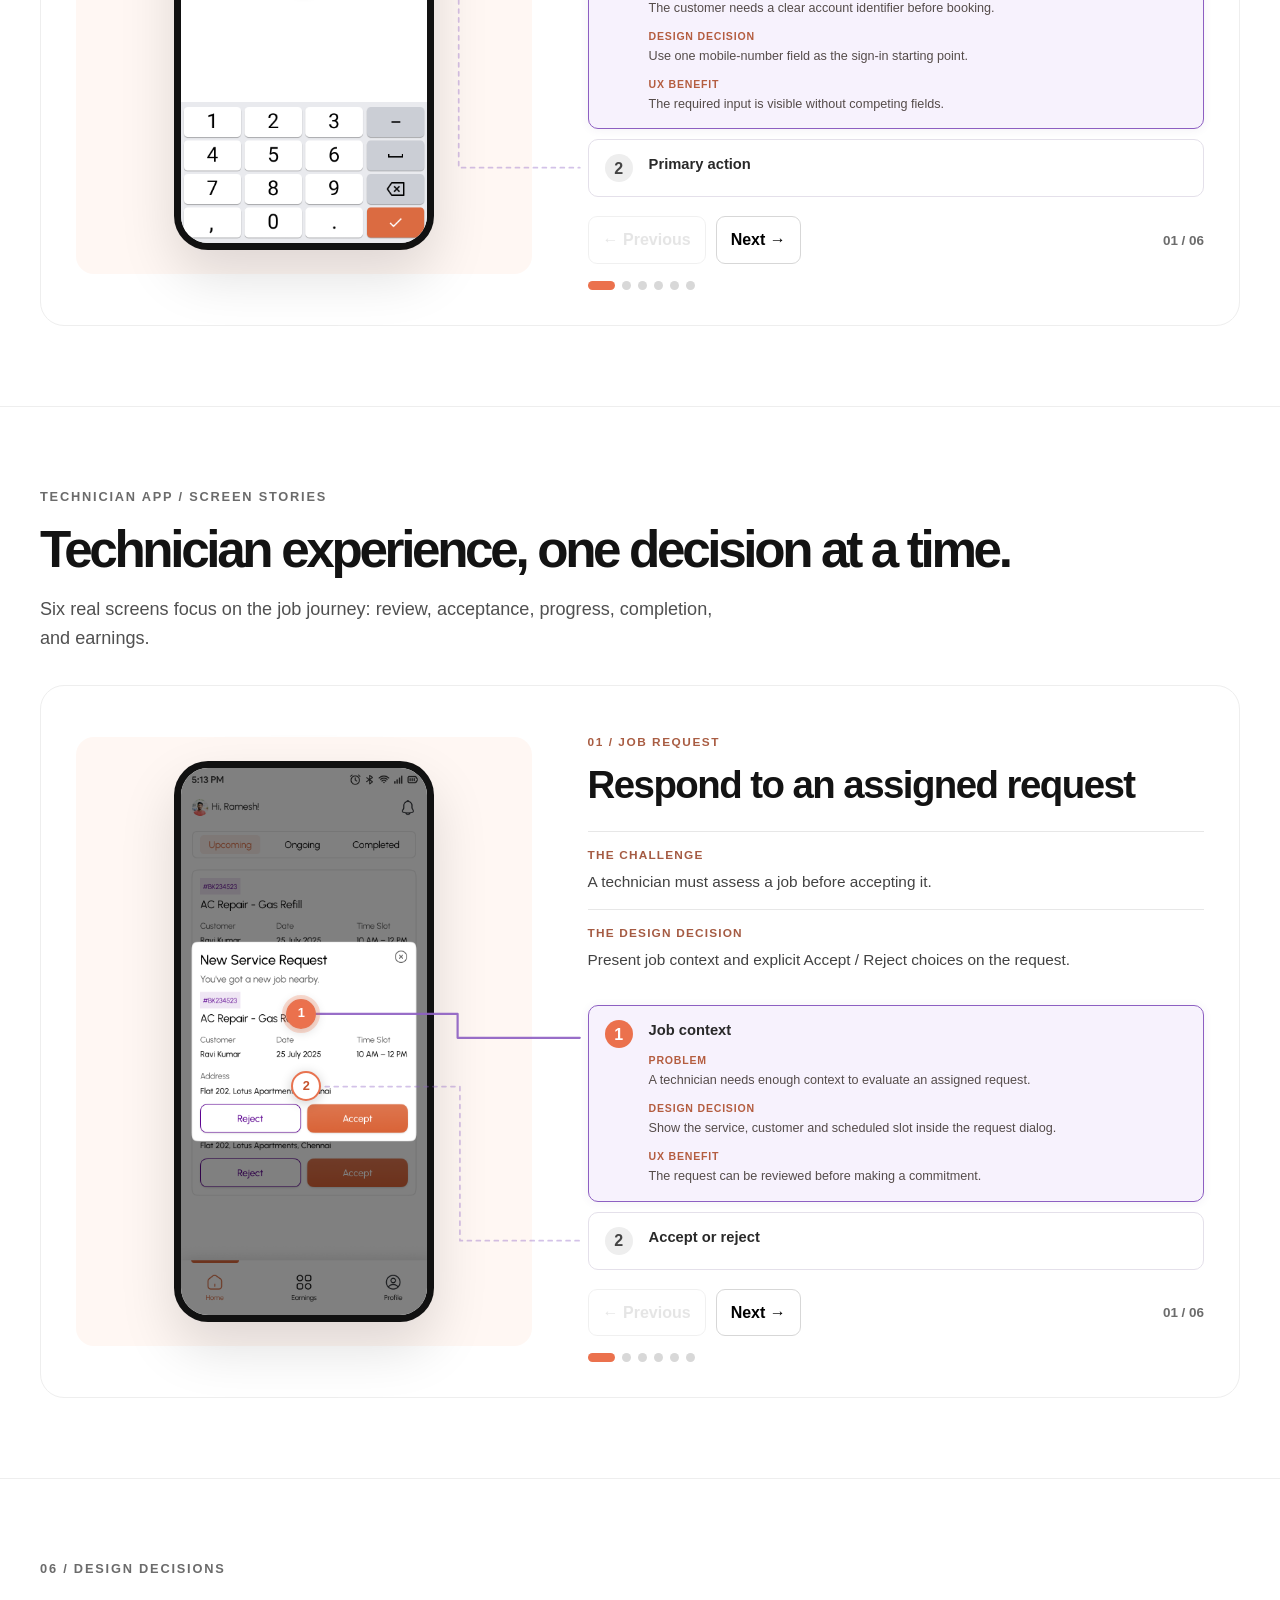
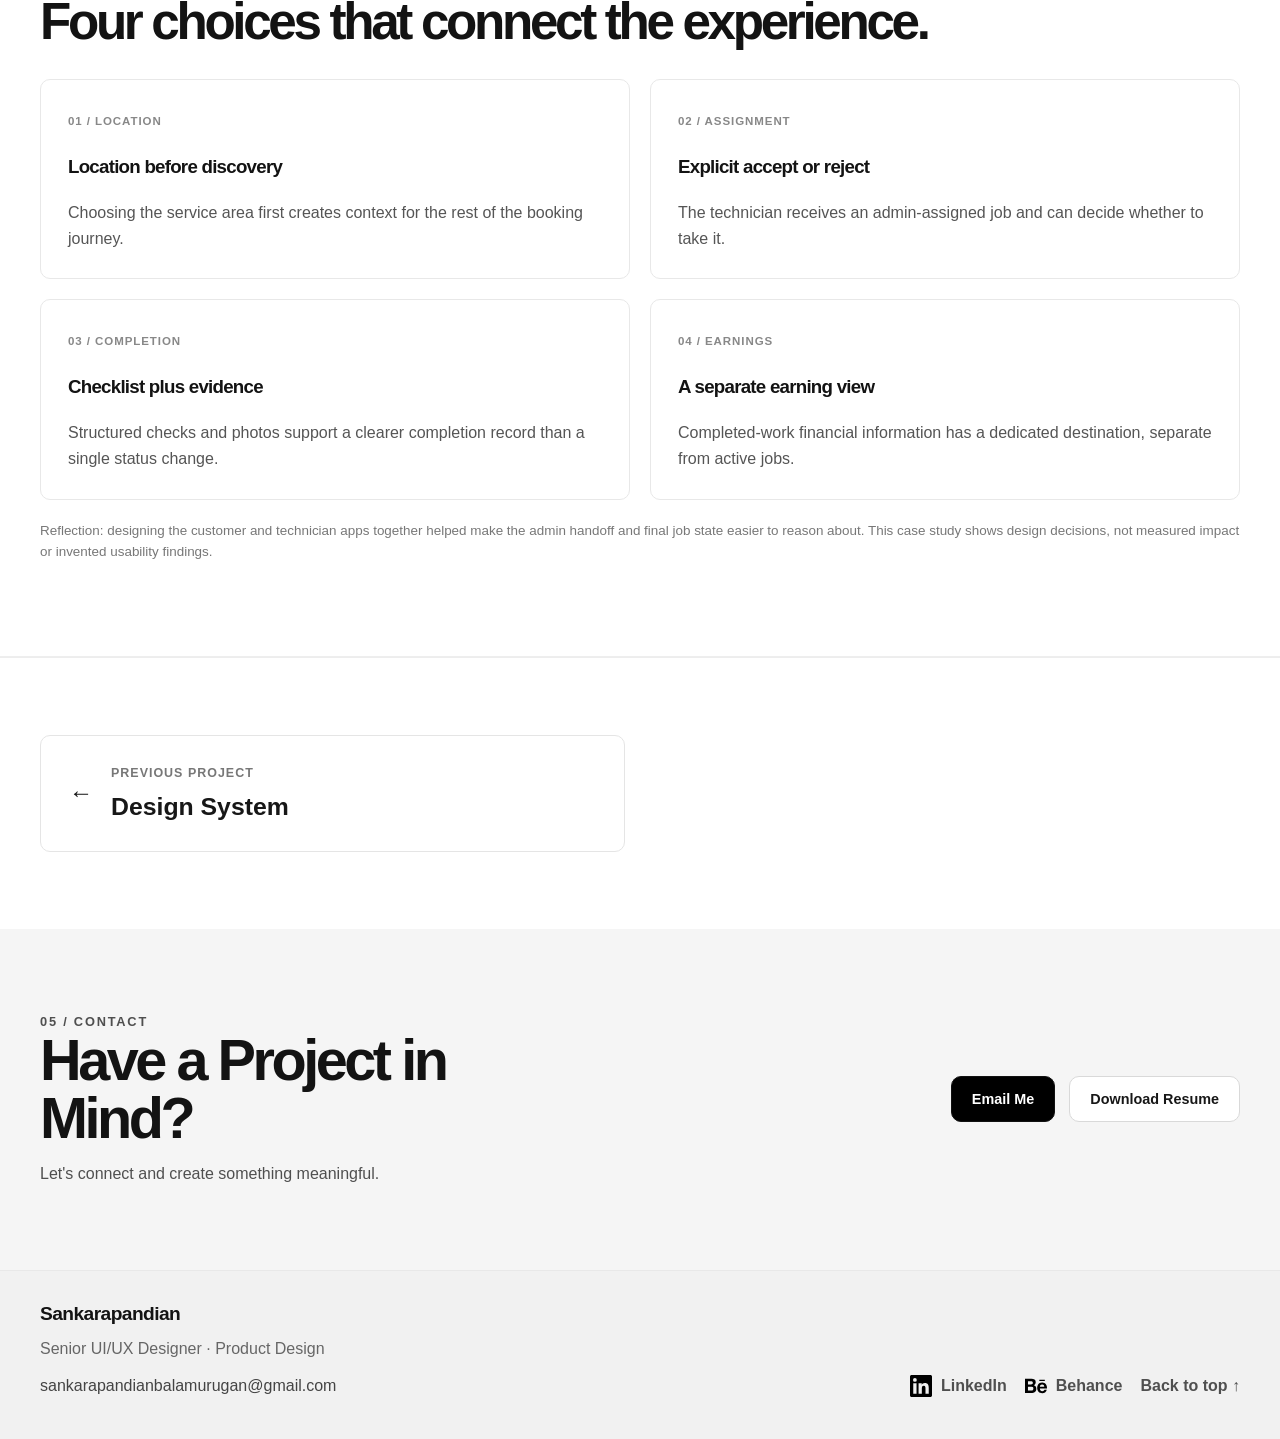
<file: magicwall.html>
<!DOCTYPE html>

<html lang="en"><head><meta charset="utf-8"/><meta content="width=device-width,initial-scale=1" name="viewport"/><title>Magicwall — Home Services UX Case Study | Sankarapandian</title><meta content="Magicwall customer and technician mobile apps: home service booking, job assignment, checklist-based completion and earnings." name="description"/><link href="styles.css" rel="stylesheet"/><link href="magicwall.css" rel="stylesheet"/><script defer="" src="script.js"></script><script defer="" src="magicwall.js"></script><link href="portfolio-interactions.css" rel="stylesheet"/>
<script defer="" src="portfolio-interactions.js"></script>
<link href="portfolio-refinements.css" rel="stylesheet"/><link href="ux-external-annotations.css" rel="stylesheet"/><link href="project-navigation.css" rel="stylesheet"/><script defer="" src="project-navigation.js"></script><link href="https://sankarapandianbalamurugan.github.io/Portfolio/magicwall.html" rel="canonical"/><meta content="Magicwall — Home Services UX Case Study | Sankarapandian" property="og:title"/><meta content="Magicwall customer and technician mobile apps: home service booking, job assignment, checklist-based completion and earnings." property="og:description"/><meta content="https://sankarapandianbalamurugan.github.io/Portfolio/assets/previews/magicwall-preview.png" property="og:image"/><meta content="https://sankarapandianbalamurugan.github.io/Portfolio/magicwall.html" property="og:url"/><meta content="article" property="og:type"/><meta content="summary_large_image" name="twitter:card"/><meta content="Magicwall — Home Services UX Case Study | Sankarapandian" name="twitter:title"/><meta content="Magicwall customer and technician mobile apps: home service booking, job assignment, checklist-based completion and earnings." name="twitter:description"/><meta content="https://sankarapandianbalamurugan.github.io/Portfolio/assets/previews/magicwall-preview.png" name="twitter:image"/><link href="assets/favicon.svg" rel="icon" type="image/svg+xml"/><link href="assets/favicon-32.png" rel="icon" sizes="32x32" type="image/png"/><link href="assets/favicon-16.png" rel="icon" sizes="16x16" type="image/png"/><link href="assets/apple-touch-icon.png" rel="apple-touch-icon" sizes="180x180"/></head><body id="top"><header class="site-header">
<div class="wrap nav">
<a aria-label="Sankarapandian home" class="brand" href="index.html">Sankarapandian</a>
<button aria-controls="primary-menu" aria-expanded="false" aria-label="Open navigation" class="menu-toggle">☰</button>
<nav aria-label="Primary navigation" class="nav-links" id="primary-menu">
<a href="work.html">Work</a>
<a href="about.html">About</a>
<a href="about.html#experience">Experience</a>
<a href="work.html#contact">Contact</a>
<a class="nav-resume" download="Sankarapandian_Resume.pdf" href="assets/Sankarapandian_Resume.pdf">
<svg aria-hidden="true" class="download-icon" fill="none" stroke="currentColor" stroke-linecap="round" stroke-linejoin="round" stroke-width="1.8" viewbox="0 0 24 24"><path d="M12 3v12m-4-4 4 4 4-4M5 17v3h14v-3"></path></svg>
        Download Resume
      </a>
</nav>
</div>
</header><main class="mw-page" id="main"><section class="mw-section mw-hero"><div class="wrap mw-hero-grid"><div class="reveal"><a class="back-link" href="work.html">← All projects</a><p class="eyebrow">MAGICWALL / HOME SERVICES PLATFORM</p><h1>One booking.<br/>Two connected experiences.</h1><p class="mw-intro">Magicwall connects customers booking everyday home services with technicians delivering those services. I designed experiences across discovery, booking, job assignment, completion and earnings.</p><div class="mw-chip-row"><span class="mw-chip">Customer mobile app</span><span class="mw-chip">Technician mobile app</span><span class="mw-chip">Product &amp; UX design</span></div><p class="mw-footnote">Role: UI/UX design · Workflows: discovery, booking and job completion</p></div><div class="mw-hero-preview reveal"><div class="mw-device"><img alt="Actual Magicwall customer home screen" src="assets/magicwall/customer-discover.png"/></div><div class="mw-device"><img alt="Actual Magicwall technician assignment request" src="assets/magicwall/tech-new-job.png"/></div></div></div></section>
<section class="mw-section"><div class="wrap"><p class="eyebrow">01 / THE PROBLEM</p><h2>Different needs. One service journey.</h2><div class="mw-problems"><article class="mw-panel reveal"><small>CUSTOMER EXPERIENCE</small><h3>Find and book with confidence</h3><p>Customers need to choose a location, understand what a service includes, and confirm the booking without uncertain handoffs.</p></article><article class="mw-panel reveal"><small>TECHNICIAN EXPERIENCE</small><h3>Accept and complete with clarity</h3><p>Technicians need enough context to assess admin-assigned work, follow progress, complete a checklist and document the result.</p></article></div></div></section>
<section class="mw-section"><div class="wrap"><p class="eyebrow">02 / PATTERN REFERENCES</p><h2>Patterns worth examining.</h2><p class="mw-intro">A compact review of publicly documented marketplace patterns—not a claim of formal user research or product benchmarking.</p><div class="mw-research"><article class="mw-panel"><small>URBAN COMPANY</small><h3>Service-led discovery</h3><p>Service selection and scheduling form a guided booking journey. For Magicwall, this reinforced the value of recognizable service categories.</p><p><a href="https://www.urbancompany.com/near-me" rel="noopener noreferrer" target="_blank">Source ↗</a></p></article><article class="mw-panel"><small>TASKRABBIT</small><h3>Choice before commitment</h3><p>Task and location selection lead into provider context and booking. It highlights the value of showing enough detail before final confirmation.</p><p><a href="https://www.taskrabbit.com/how-it-works" rel="noopener noreferrer" target="_blank">Source ↗</a></p></article><article class="mw-panel"><small>THUMBTACK</small><h3>Transparent booking context</h3><p>Project details, upfront pricing and matching communicate what happens next. Magicwall makes its own admin-assignment step explicit.</p><p><a href="https://www.thumbtack.com/" rel="noopener noreferrer" target="_blank">Source ↗</a></p></article></div></div></section>
<section class="mw-section" id="journey"><div class="wrap"><p class="eyebrow">03 / CONNECTED JOURNEY</p><h2>From request to completed work.</h2><p class="mw-intro">The customer requests a service. Admin assignment connects that request with the technician's job workflow.</p><div aria-label="Choose journey" class="mw-journey-tabs" role="group"><button aria-pressed="true" class="mw-toggle active" data-journey-choice="customer" type="button">Customer journey</button><button aria-pressed="false" class="mw-toggle" data-journey-choice="technician" type="button">Technician journey</button></div><ol class="mw-stages" data-journey-stages=""></ol><p class="mw-flow-note">Operational handoff: Customer booking → Admin assigns job → Technician responds. No automatic assignment is assumed.</p></div></section><section class="mw-section" id="customer-screens"><div class="wrap"><p class="eyebrow">CUSTOMER APP / SCREEN STORIES</p><h2>Customer experience, one decision at a time.</h2><p class="mw-intro">Six real screens reveal the decisions from sign-in to booking confirmation.</p><div aria-label="Customer screen slideshow" class="mw-showcase" data-magicwall-slider="customer" tabindex="0"><div class="mw-phone-side"><div class="mw-screen"><img alt="Customer app screenshot" data-phone-image=""/><div class="mw-spots" data-spots=""></div></div></div><div class="mw-showcase-copy"><p class="mw-eyebrow" data-tag=""></p><h3 data-title=""></h3><div class="mw-reason"><b>THE CHALLENGE</b><p data-challenge=""></p></div><div class="mw-reason"><b>THE DESIGN DECISION</b><p data-decision=""></p></div><div class="mw-annotations" data-annotations=""></div><div class="mw-controls"><button data-prev="" type="button">← Previous</button><button data-next="" type="button">Next →</button><span aria-live="polite" class="mw-progress" data-count=""></span></div><div aria-label="Choose screen" class="mw-dots" data-dots=""></div></div></div></div></section><section class="mw-section" id="technician-screens"><div class="wrap"><p class="eyebrow">TECHNICIAN APP / SCREEN STORIES</p><h2>Technician experience, one decision at a time.</h2><p class="mw-intro">Six real screens focus on the job journey: review, acceptance, progress, completion, and earnings.</p><div aria-label="Technician screen slideshow" class="mw-showcase" data-magicwall-slider="technician" tabindex="0"><div class="mw-phone-side"><div class="mw-screen"><img alt="Technician app screenshot" data-phone-image=""/><div class="mw-spots" data-spots=""></div></div></div><div class="mw-showcase-copy"><p class="mw-eyebrow" data-tag=""></p><h3 data-title=""></h3><div class="mw-reason"><b>THE CHALLENGE</b><p data-challenge=""></p></div><div class="mw-reason"><b>THE DESIGN DECISION</b><p data-decision=""></p></div><div class="mw-annotations" data-annotations=""></div><div class="mw-controls"><button data-prev="" type="button">← Previous</button><button data-next="" type="button">Next →</button><span aria-live="polite" class="mw-progress" data-count=""></span></div><div aria-label="Choose screen" class="mw-dots" data-dots=""></div></div></div></div></section><section class="mw-section"><div class="wrap"><p class="eyebrow">06 / DESIGN DECISIONS</p><h2>Four choices that connect the experience.</h2><div class="mw-decisions"><article class="mw-panel"><small>01 / LOCATION</small><h3>Location before discovery</h3><p>Choosing the service area first creates context for the rest of the booking journey.</p></article><article class="mw-panel"><small>02 / ASSIGNMENT</small><h3>Explicit accept or reject</h3><p>The technician receives an admin-assigned job and can decide whether to take it.</p></article><article class="mw-panel"><small>03 / COMPLETION</small><h3>Checklist plus evidence</h3><p>Structured checks and photos support a clearer completion record than a single status change.</p></article><article class="mw-panel"><small>04 / EARNINGS</small><h3>A separate earning view</h3><p>Completed-work financial information has a dedicated destination, separate from active jobs.</p></article></div><p class="mw-footnote">Reflection: designing the customer and technician apps together helped make the admin handoff and final job state easier to reason about. This case study shows design decisions, not measured impact or invented usability findings.</p></div></section><section aria-label="Project navigation" class="portfolio-project-navigation" data-project-navigation=""><div class="wrap portfolio-project-navigation__inner"><a aria-label="Previous project: Design System" class="portfolio-project-navigation__link portfolio-project-navigation__link--previous" href="design-system.html"><span aria-hidden="true" class="portfolio-project-navigation__arrow">←</span><span class="portfolio-project-navigation__copy"><span class="portfolio-project-navigation__label">Previous Project</span><span class="portfolio-project-navigation__name">Design System</span></span></a></div></section></main><section class="section section-white contact-section" id="contact">
<div class="wrap contact-grid">
<div class="reveal">
<p class="eyebrow">05 / CONTACT</p>
<h2>Have a Project in Mind?</h2>
<p>Let's connect and create something meaningful.</p>
</div>
<div class="contact-actions reveal">
<a aria-label="Email Me — compose an email in Gmail (opens in a new tab)" class="btn btn-primary" href="https://mail.google.com/mail/?view=cm&amp;fs=1&amp;to=sankarapandianbalamurugan%40gmail.com&amp;su=Senior%20Product%20Designer%20Opportunity" rel="noopener noreferrer" target="_blank">Email Me</a>
<a class="btn btn-secondary" download="Sankarapandian_Resume.pdf" href="assets/Sankarapandian_Resume.pdf">Download Resume</a>
</div>
</div>
</section><footer class="site-footer section-white">
<div class="wrap footer-grid">
<div>
<div class="footer-name">Sankarapandian</div>
<p>Senior UI/UX Designer · Product Design</p>
<a class="footer-email" href="mailto:sankarapandianbalamurugan@gmail.com">sankarapandianbalamurugan@gmail.com</a>
</div>
<div class="footer-socials">
<a aria-label="Open Sankarapandian LinkedIn profile in a new tab" href="https://www.linkedin.com/in/sankarapandian27/" rel="noopener noreferrer" target="_blank"><img alt="LinkedIn" class="social-brand-logo" height="24" src="assets/icon-linkedin.svg" width="24"/><span>LinkedIn</span></a>
<a aria-label="Open Sankarapandian Behance profile in a new tab" href="https://www.behance.net/sankarapandian" rel="noopener noreferrer" target="_blank"><img alt="Behance" class="social-brand-logo" height="24" src="assets/icon-behance.svg" width="24"/><span>Behance</span></a>
<a href="#top">Back to top ↑</a>
</div>
</div>
</footer><script defer="" src="ux-external-annotations.js"></script></body></html>
</file>
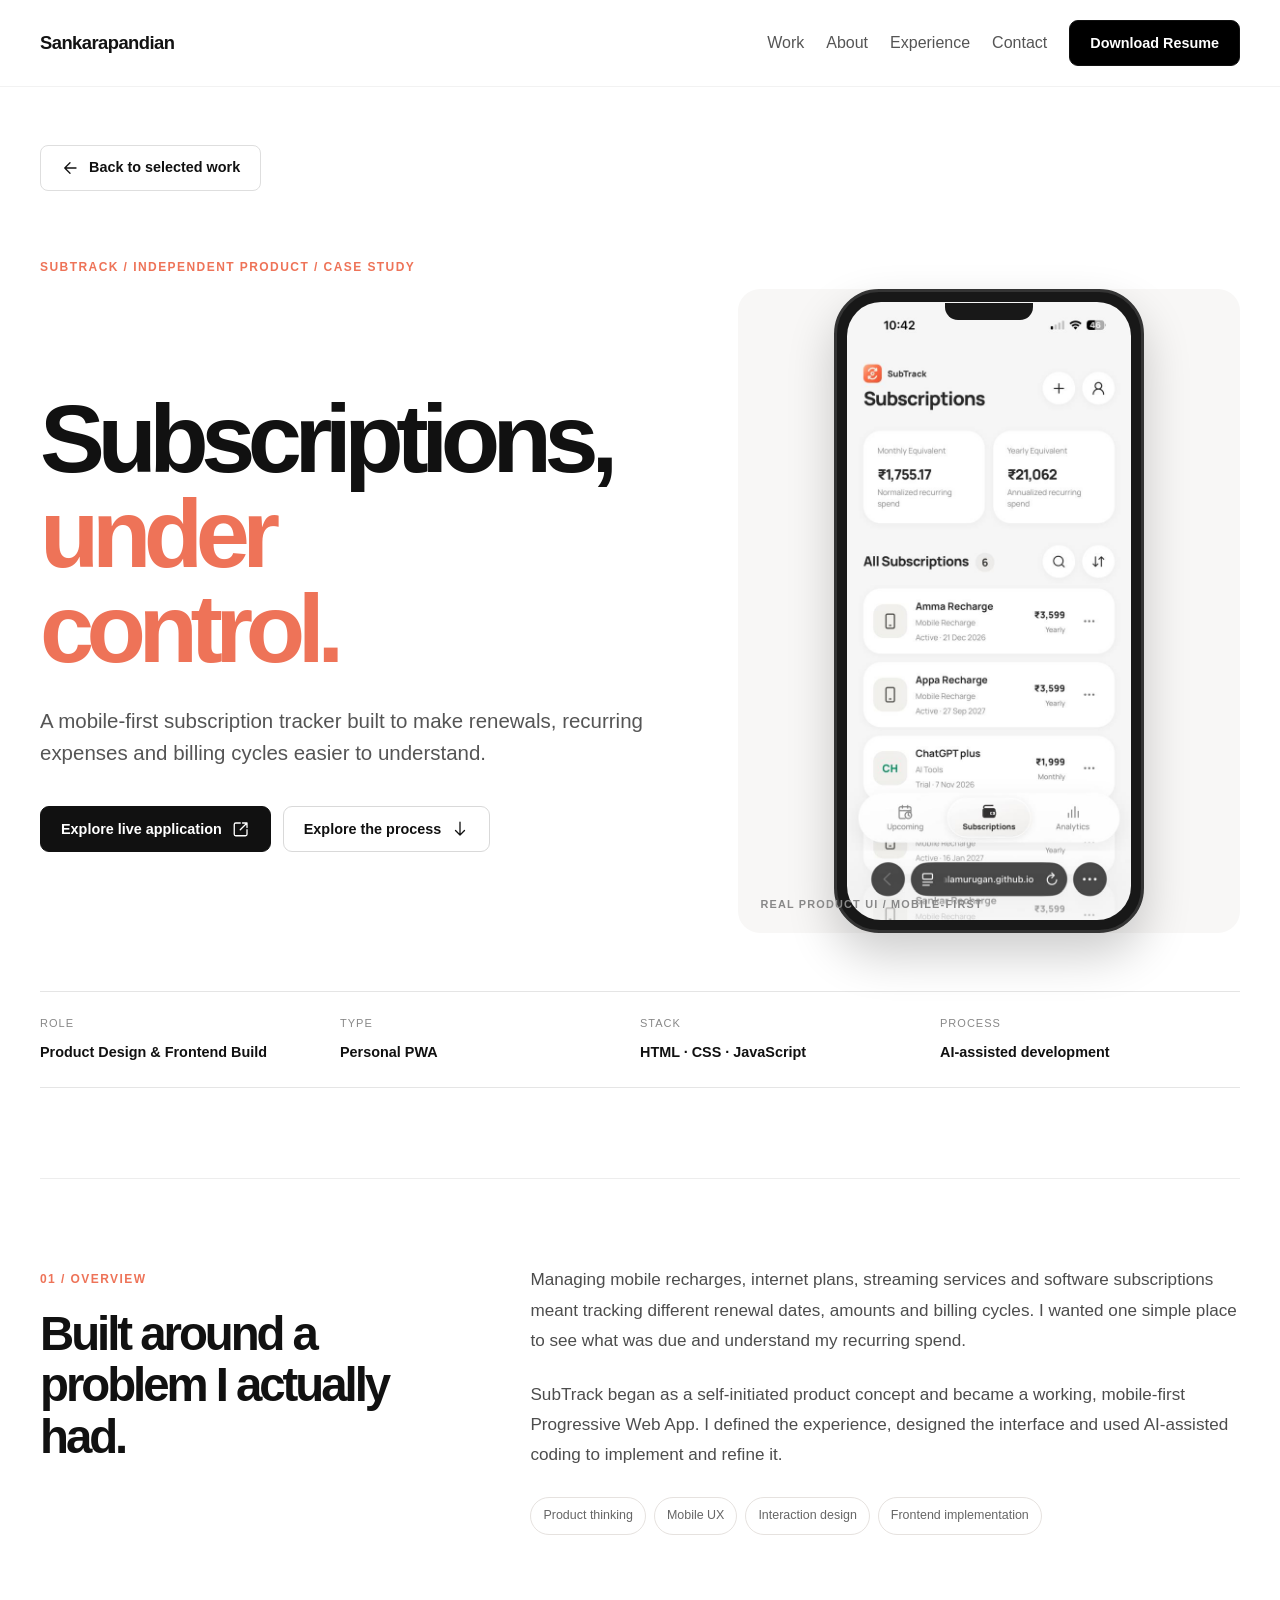
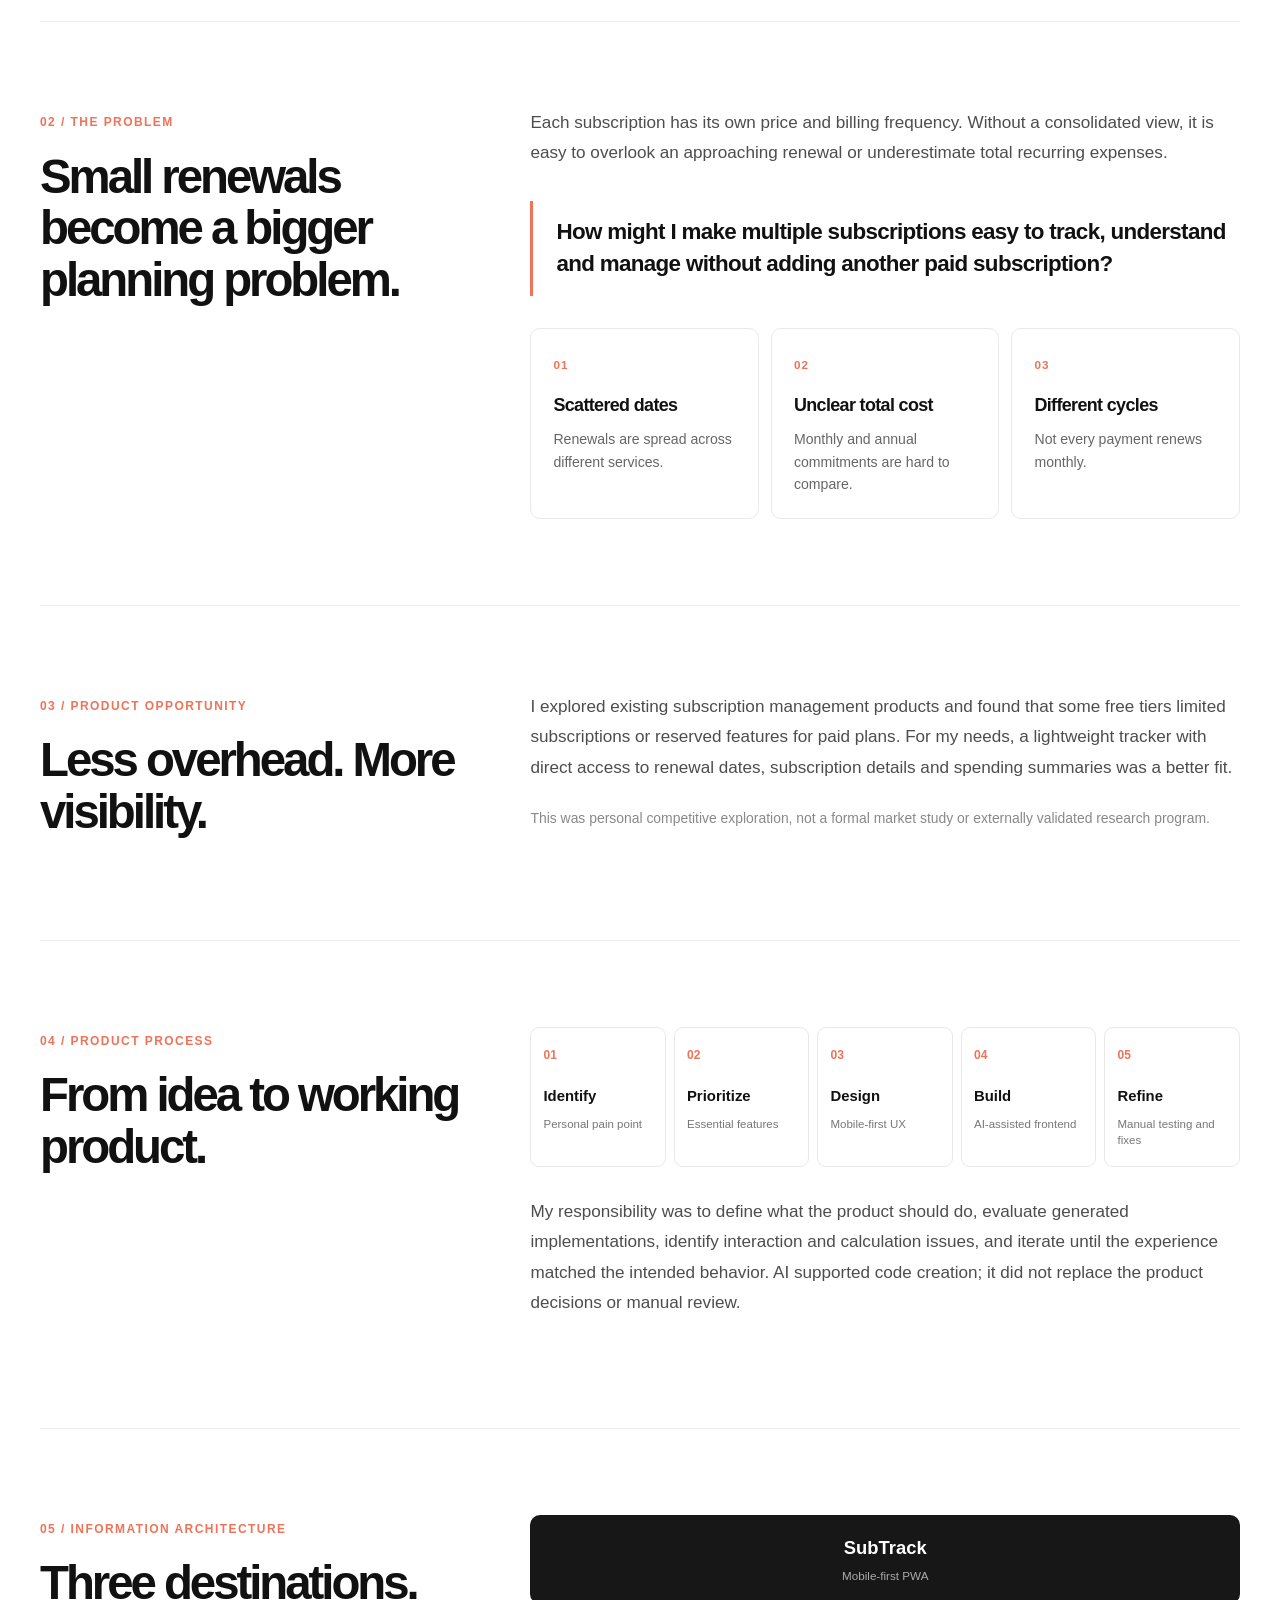
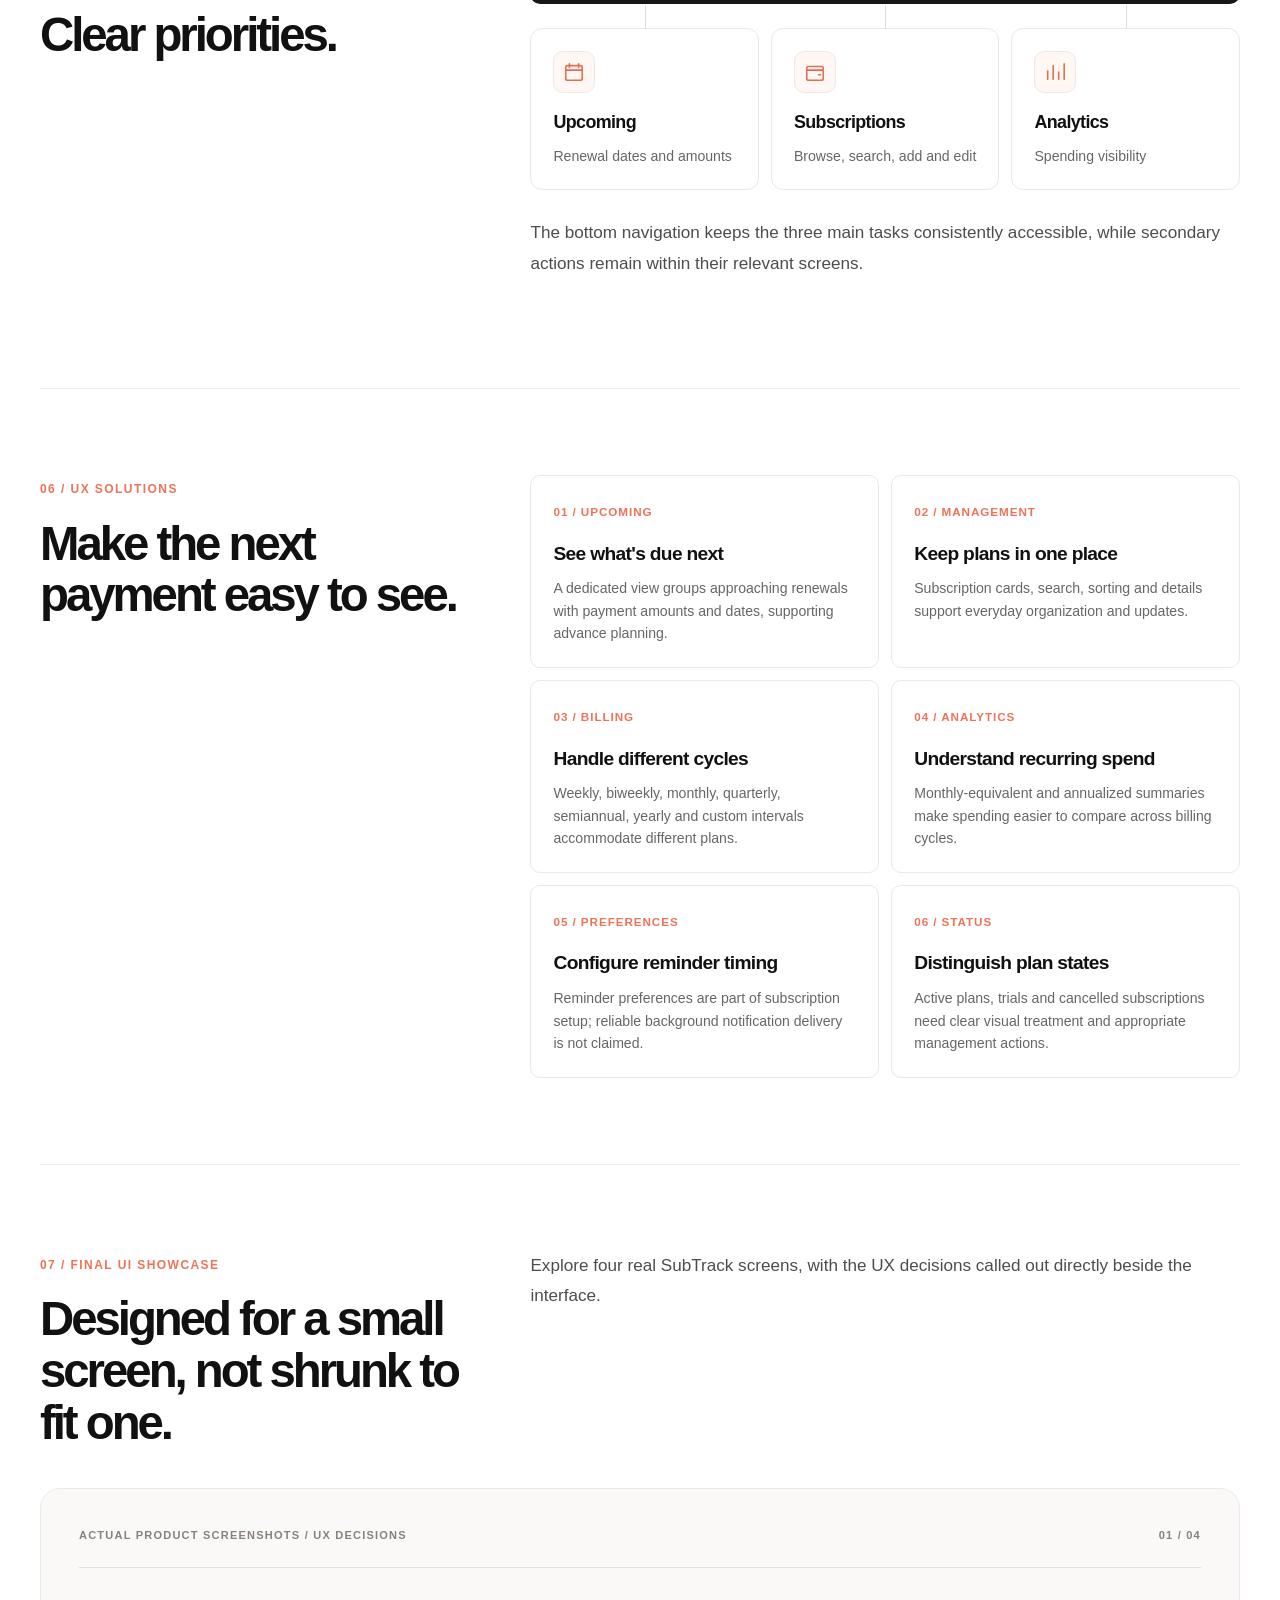
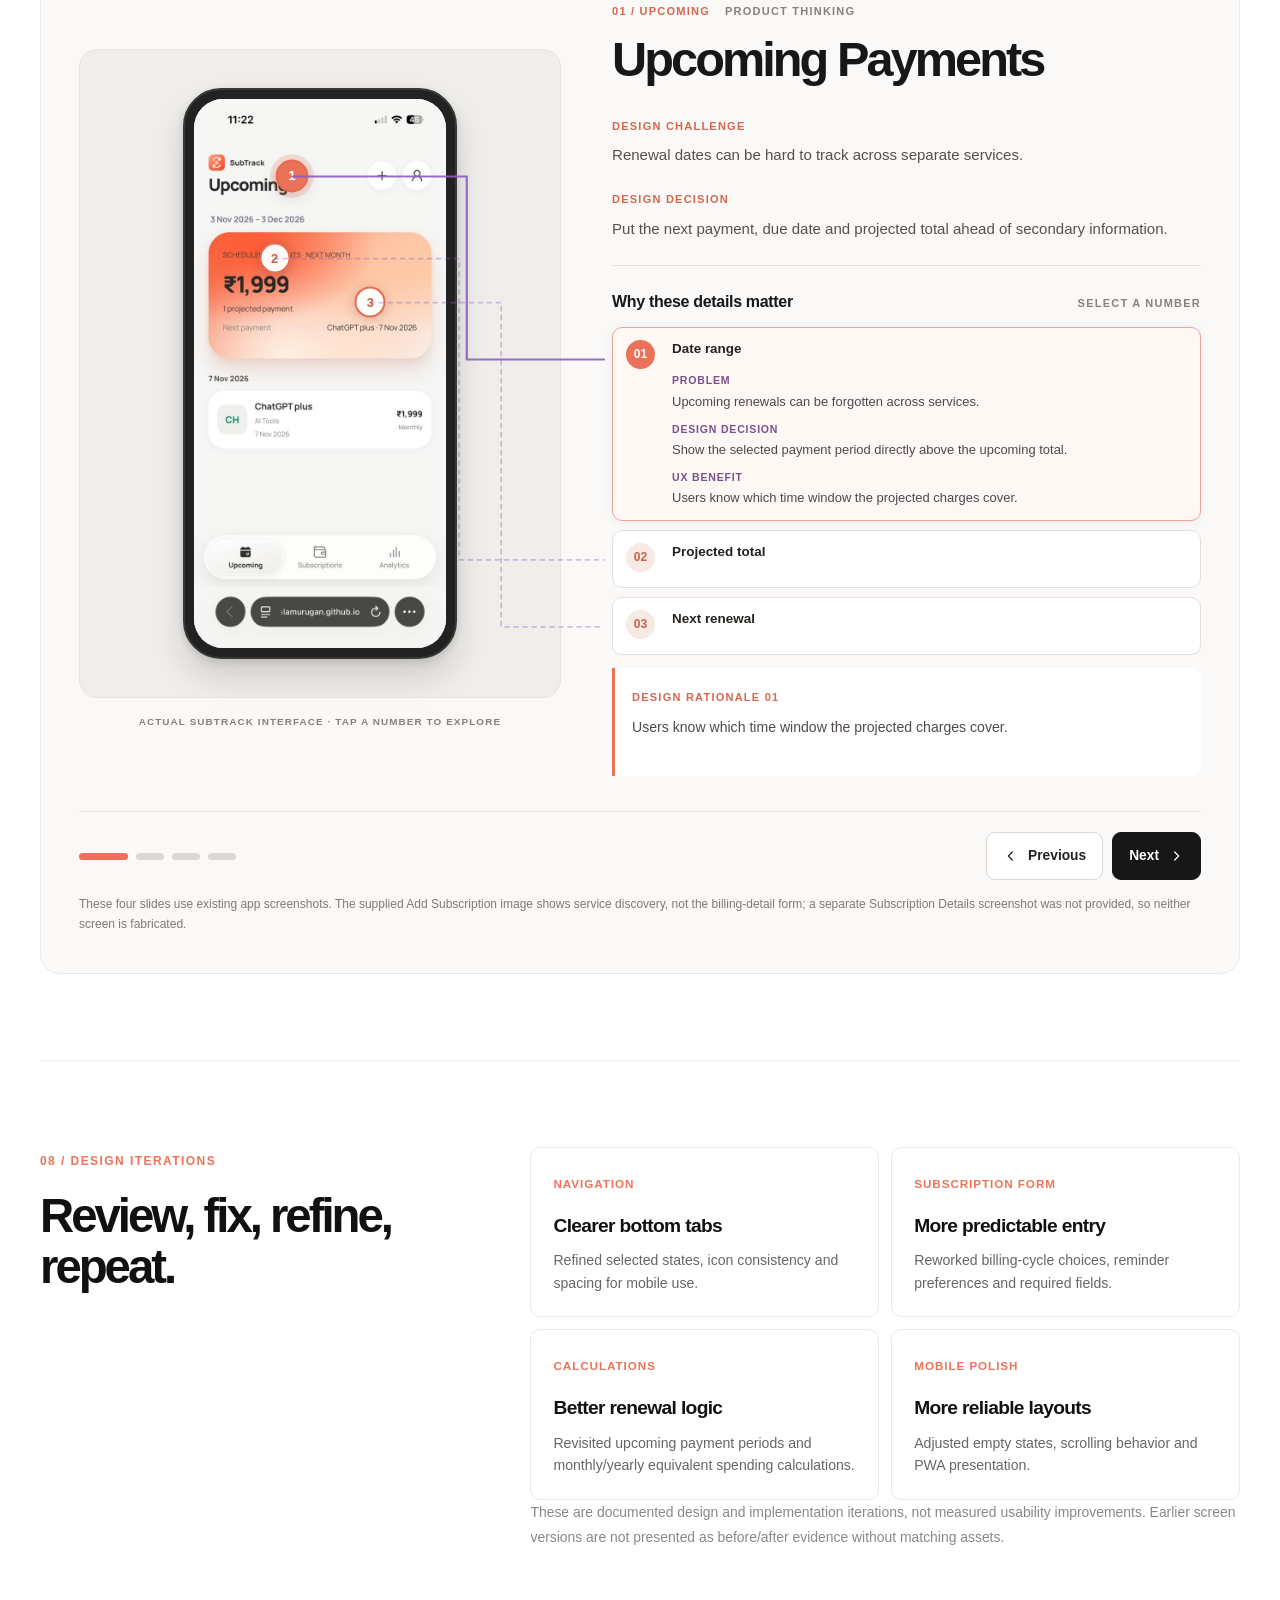
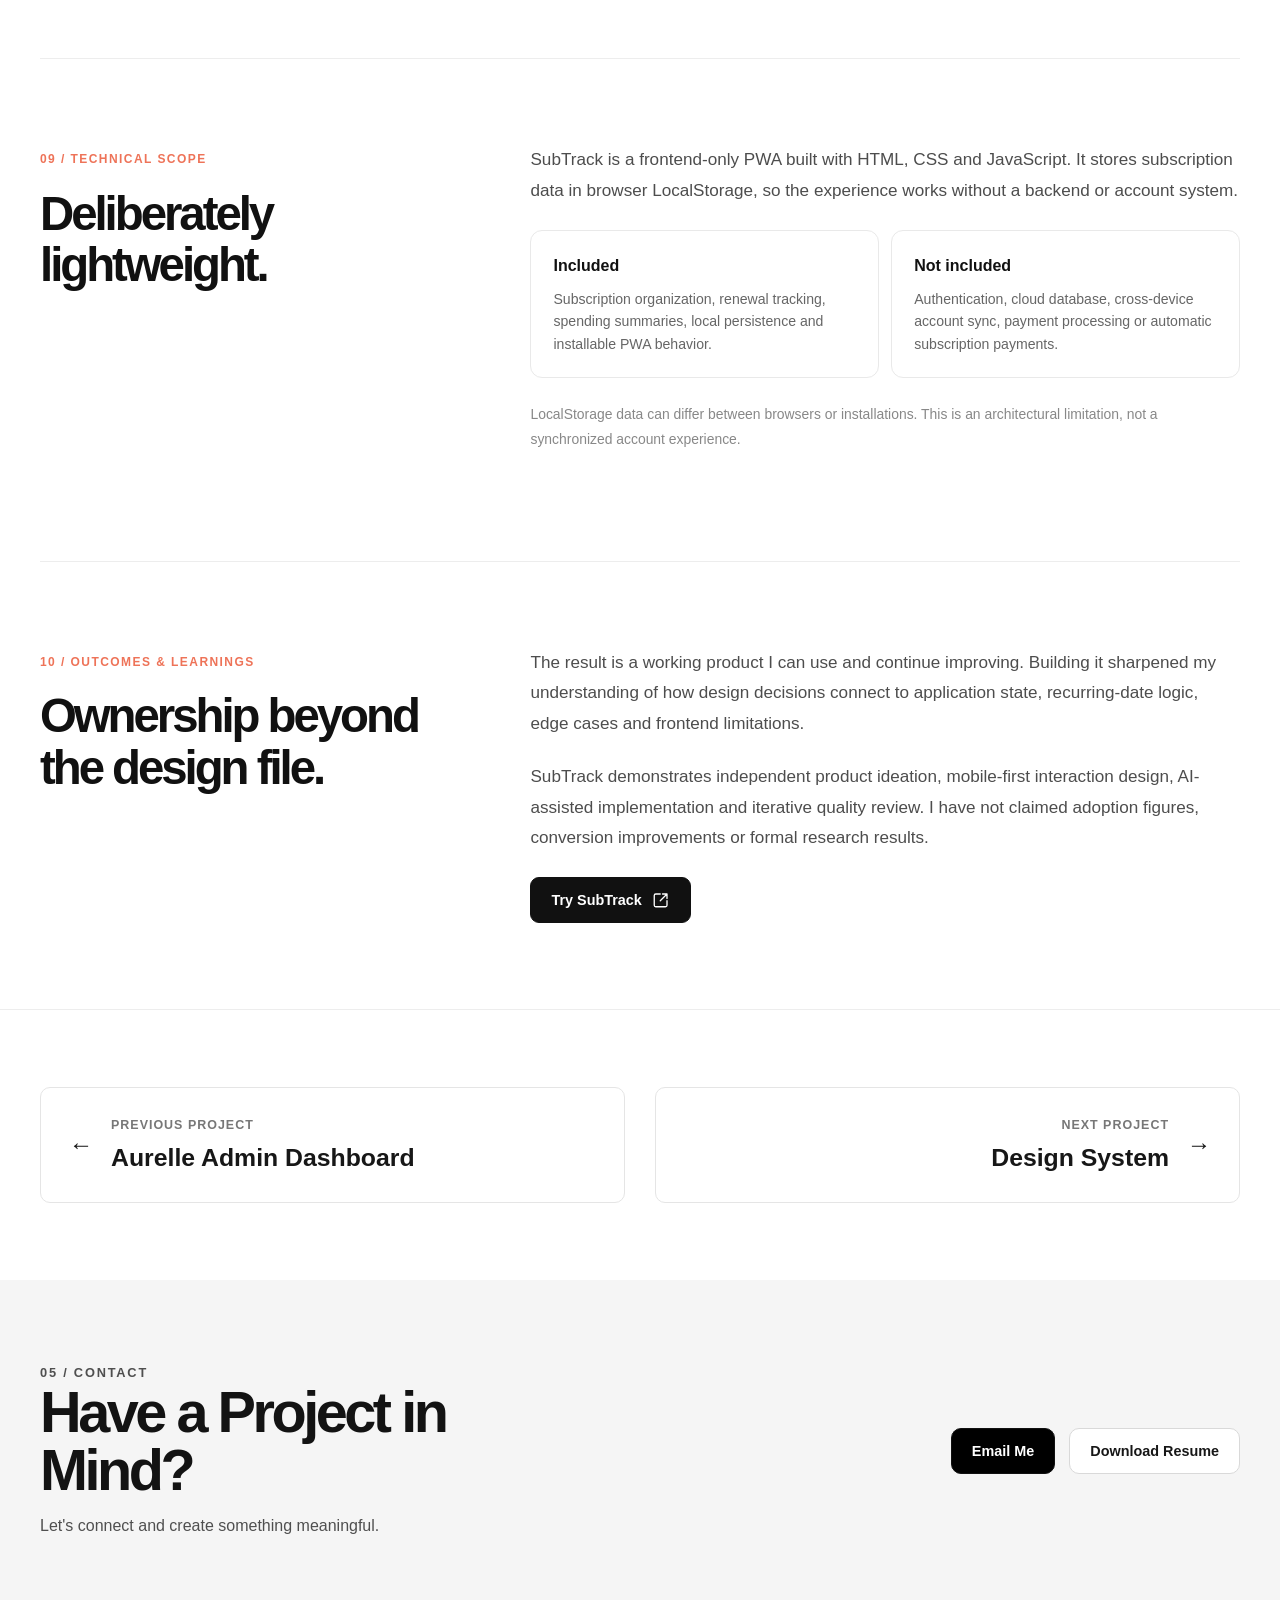
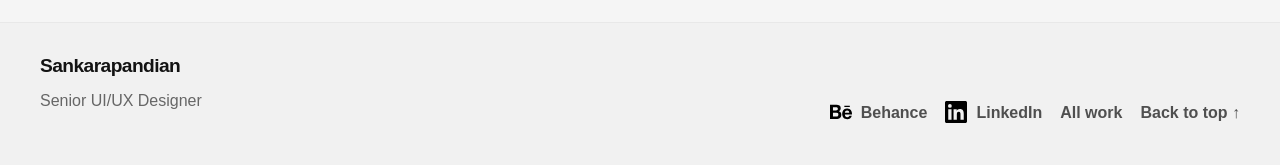
<file: subtrack.html>
<!DOCTYPE html>

<html lang="en"><head><meta charset="utf-8"/><meta content="width=device-width, initial-scale=1" name="viewport"/><meta content="#FFFFFF" name="theme-color"/><meta content="SubTrack — subscription management PWA by Sankarapandian." name="description"/><title>SubTrack | Sankarapandian</title><link href="styles.css" rel="stylesheet"/><script defer="" src="script.js"></script><link href="subtrack-case-study.css" rel="stylesheet"/><link href="subtrack-showcase.css" rel="stylesheet"/><link href="portfolio-interactions.css" rel="stylesheet"/>
<script defer="" src="portfolio-interactions.js"></script>
<link href="portfolio-refinements.css" rel="stylesheet"/><link href="ux-external-annotations.css" rel="stylesheet"/><link href="project-navigation.css" rel="stylesheet"/><script defer="" src="project-navigation.js"></script><link href="https://sankarapandianbalamurugan.github.io/Portfolio/subtrack.html" rel="canonical"/><meta content="SubTrack | Sankarapandian" property="og:title"/><meta content="SubTrack — subscription management PWA by Sankarapandian." property="og:description"/><meta content="https://sankarapandianbalamurugan.github.io/Portfolio/assets/previews/subtrack-preview.png" property="og:image"/><meta content="https://sankarapandianbalamurugan.github.io/Portfolio/subtrack.html" property="og:url"/><meta content="article" property="og:type"/><meta content="summary_large_image" name="twitter:card"/><meta content="SubTrack | Sankarapandian" name="twitter:title"/><meta content="SubTrack — subscription management PWA by Sankarapandian." name="twitter:description"/><meta content="https://sankarapandianbalamurugan.github.io/Portfolio/assets/previews/subtrack-preview.png" name="twitter:image"/><link href="assets/favicon.svg" rel="icon" type="image/svg+xml"/><link href="assets/favicon-32.png" rel="icon" sizes="32x32" type="image/png"/><link href="assets/favicon-16.png" rel="icon" sizes="16x16" type="image/png"/><link href="assets/apple-touch-icon.png" rel="apple-touch-icon" sizes="180x180"/></head><body class="subtrack-detail-page"><header class="site-header"><div class="wrap nav"><a class="brand" href="index.html">Sankarapandian</a><button aria-controls="primary-menu" aria-expanded="false" aria-label="Open navigation" class="menu-toggle">☰</button><nav class="nav-links" id="primary-menu"><a href="index.html#work">Work</a><a href="index.html#about">About</a><a href="index.html#experience">Experience</a><a href="index.html#contact">Contact</a><a class="nav-resume" download="" href="assets/Sankarapandian_Resume.pdf">Download Resume</a></nav></div></header><main class="st-case" id="top">
<section class="st-hero wrap"><a class="back-link" href="index.html#work"><svg aria-hidden="true" class="st-outline-icon" fill="none" stroke="currentColor" stroke-linecap="round" stroke-linejoin="round" stroke-width="1.75" viewbox="0 0 24 24"><path d="m12 19-7-7 7-7M5 12h15"></path></svg>Back to selected work</a><p class="st-kicker">SUBTRACK / INDEPENDENT PRODUCT / CASE STUDY</p><div class="st-hero-grid"><div><h1>Subscriptions,<br/><em>under control.</em></h1><p class="st-lead">A mobile-first subscription tracker built to make renewals, recurring expenses and billing cycles easier to understand.</p><div class="st-actions"><a class="st-primary" href="https://sankarapandianbalamurugan.github.io/subscription/" rel="noopener noreferrer" target="_blank">Explore live application<svg aria-hidden="true" class="st-outline-icon" fill="none" stroke="currentColor" stroke-linecap="round" stroke-linejoin="round" stroke-width="1.75" viewbox="0 0 24 24"><path d="M14 4h6v6M20 4l-9 9"></path><path d="M20 13v6a2 2 0 0 1-2 2H5a2 2 0 0 1-2-2V6a2 2 0 0 1 2-2h6"></path></svg></a><a class="st-secondary" href="#process">Explore the process<svg aria-hidden="true" class="st-outline-icon" fill="none" stroke="currentColor" stroke-linecap="round" stroke-linejoin="round" stroke-width="1.75" viewbox="0 0 24 24"><path d="M12 3v17m-6-6 6 6 6-6"></path></svg></a></div></div><div class="st-hero-device"><div class="st-phone"><div class="st-phone-screen"><img alt="Actual SubTrack subscriptions screen showing monthly and yearly spending summaries and subscription cards" src="assets/subtrack-original.jpg"/></div></div><span class="st-floating-label">REAL PRODUCT UI / MOBILE-FIRST</span></div></div><div class="st-facts"><div><small>ROLE</small><strong>Product Design &amp; Frontend Build</strong></div><div><small>TYPE</small><strong>Personal PWA</strong></div><div><small>STACK</small><strong>HTML · CSS · JavaScript</strong></div><div><small>PROCESS</small><strong>AI-assisted development</strong></div></div></section>
<section class="st-section wrap" id="overview"><div class="st-side"><span class="st-num">01 / OVERVIEW</span><h2>Built around a problem I actually had.</h2></div><div class="st-copy"><p>Managing mobile recharges, internet plans, streaming services and software subscriptions meant tracking different renewal dates, amounts and billing cycles. I wanted one simple place to see what was due and understand my recurring spend.</p><p>SubTrack began as a self-initiated product concept and became a working, mobile-first Progressive Web App. I defined the experience, designed the interface and used AI-assisted coding to implement and refine it.</p><div class="st-tags"><span>Product thinking</span><span>Mobile UX</span><span>Interaction design</span><span>Frontend implementation</span></div></div></section>
<section class="st-section wrap" id="problem"><div class="st-side"><span class="st-num">02 / THE PROBLEM</span><h2>Small renewals become a bigger planning problem.</h2></div><div class="st-copy"><p>Each subscription has its own price and billing frequency. Without a consolidated view, it is easy to overlook an approaching renewal or underestimate total recurring expenses.</p><blockquote>How might I make multiple subscriptions easy to track, understand and manage without adding another paid subscription?</blockquote><div class="st-three"><article><span>01</span><h3>Scattered dates</h3><p>Renewals are spread across different services.</p></article><article><span>02</span><h3>Unclear total cost</h3><p>Monthly and annual commitments are hard to compare.</p></article><article><span>03</span><h3>Different cycles</h3><p>Not every payment renews monthly.</p></article></div></div></section>
<section class="st-section wrap" id="opportunity"><div class="st-side"><span class="st-num">03 / PRODUCT OPPORTUNITY</span><h2>Less overhead. More visibility.</h2></div><div class="st-copy"><p>I explored existing subscription management products and found that some free tiers limited subscriptions or reserved features for paid plans. For my needs, a lightweight tracker with direct access to renewal dates, subscription details and spending summaries was a better fit.</p><p class="st-note">This was personal competitive exploration, not a formal market study or externally validated research program.</p></div></section>
<section class="st-section wrap" id="process"><div class="st-side"><span class="st-num">04 / PRODUCT PROCESS</span><h2>From idea to working product.</h2></div><div class="st-copy"><div class="st-process"><div><b>01</b><strong>Identify</strong><small>Personal pain point</small></div><div><b>02</b><strong>Prioritize</strong><small>Essential features</small></div><div><b>03</b><strong>Design</strong><small>Mobile-first UX</small></div><div><b>04</b><strong>Build</strong><small>AI-assisted frontend</small></div><div><b>05</b><strong>Refine</strong><small>Manual testing and fixes</small></div></div><p>My responsibility was to define what the product should do, evaluate generated implementations, identify interaction and calculation issues, and iterate until the experience matched the intended behavior. AI supported code creation; it did not replace the product decisions or manual review.</p></div></section>
<section class="st-section wrap" id="architecture"><div class="st-side"><span class="st-num">05 / INFORMATION ARCHITECTURE</span><h2>Three destinations. Clear priorities.</h2></div><div class="st-copy"><div class="st-ia"><div class="st-ia-root">SubTrack <span>Mobile-first PWA</span></div><div class="st-ia-grid"><div><b><svg aria-hidden="true" class="st-outline-icon" fill="none" stroke="currentColor" stroke-linecap="round" stroke-linejoin="round" stroke-width="1.75" viewbox="0 0 24 24"><rect height="16" rx="2" width="18" x="3" y="5"></rect><path d="M7 3v4M17 3v4M3 10h18"></path></svg></b><h3>Upcoming</h3><p>Renewal dates and amounts</p></div><div><b><svg aria-hidden="true" class="st-outline-icon" fill="none" stroke="currentColor" stroke-linecap="round" stroke-linejoin="round" stroke-width="1.75" viewbox="0 0 24 24"><rect height="15" rx="2" width="18" x="3" y="6"></rect><path d="M3 10h18M16 15h2"></path></svg></b><h3>Subscriptions</h3><p>Browse, search, add and edit</p></div><div><b><svg aria-hidden="true" class="st-outline-icon" fill="none" stroke="currentColor" stroke-linecap="round" stroke-linejoin="round" stroke-width="1.75" viewbox="0 0 24 24"><path d="M4 20V11M10 20V5M16 20v-8M22 20V3"></path></svg></b><h3>Analytics</h3><p>Spending visibility</p></div></div></div><p>The bottom navigation keeps the three main tasks consistently accessible, while secondary actions remain within their relevant screens.</p></div></section>
<section class="st-section wrap" id="solutions"><div class="st-side"><span class="st-num">06 / UX SOLUTIONS</span><h2>Make the next payment easy to see.</h2></div><div class="st-copy"><div class="st-feature-list"><article><span>01 / UPCOMING</span><h3>See what's due next</h3><p>A dedicated view groups approaching renewals with payment amounts and dates, supporting advance planning.</p></article><article><span>02 / MANAGEMENT</span><h3>Keep plans in one place</h3><p>Subscription cards, search, sorting and details support everyday organization and updates.</p></article><article><span>03 / BILLING</span><h3>Handle different cycles</h3><p>Weekly, biweekly, monthly, quarterly, semiannual, yearly and custom intervals accommodate different plans.</p></article><article><span>04 / ANALYTICS</span><h3>Understand recurring spend</h3><p>Monthly-equivalent and annualized summaries make spending easier to compare across billing cycles.</p></article><article><span>05 / PREFERENCES</span><h3>Configure reminder timing</h3><p>Reminder preferences are part of subscription setup; reliable background notification delivery is not claimed.</p></article><article><span>06 / STATUS</span><h3>Distinguish plan states</h3><p>Active plans, trials and cancelled subscriptions need clear visual treatment and appropriate management actions.</p></article></div></div></section>
<section class="st-section wrap" id="showcase"><div class="st-side"><span class="st-num">07 / FINAL UI SHOWCASE</span><h2>Designed for a small screen, not shrunk to fit one.</h2></div><div class="st-copy"><p>Explore four real SubTrack screens, with the UX decisions called out directly beside the interface.</p></div>
<div aria-label="SubTrack application screens and design decisions" aria-roledescription="carousel" class="st-slide-experience" id="st-ux-slider">
<div class="st-slide-head"><span class="st-slide-overline">ACTUAL PRODUCT SCREENSHOTS <span aria-hidden="true">/</span> UX DECISIONS</span><span aria-live="polite" class="st-slide-count" id="st-slide-count">01 / 04</span></div>
<div class="st-slide-grid" id="st-slide-grid">
<div class="st-slide-visual"><div class="st-slide-mobile-surface"><div aria-label="SubTrack screenshot with numbered interactive UX hotspots" class="st-slide-phone"><div class="st-slide-image-wrap"><img alt="Actual SubTrack Upcoming screen" decoding="async" height="1280" id="st-slide-image" src="assets/subtrack-upcoming.jpg" width="588"/><div class="st-slide-markers" id="st-slide-markers"></div></div></div></div><span class="st-device-caption">ACTUAL SUBTRACK INTERFACE · TAP A NUMBER TO EXPLORE</span></div>
<div class="st-slide-narrative"><div class="st-slide-meta"><span class="st-slide-screen-label" id="st-slide-screen-label">01 / UPCOMING</span><span class="st-slide-type">PRODUCT THINKING</span></div><h3 id="st-slide-title">Upcoming Payments</h3><div class="st-decision-stack"><div><span class="st-stack-label">DESIGN CHALLENGE</span><p id="st-slide-challenge">Users need a way to see renewal dates without checking individual services.</p></div><div><span class="st-stack-label">DESIGN DECISION</span><p id="st-slide-decision">Lead with the next due date, amount and upcoming total.</p></div></div><div class="st-annotation-header"><h4>Why these details matter</h4><span>SELECT A NUMBER</span></div><div aria-label="UX annotations" class="st-annotation-list" id="st-annotation-list" role="group"></div><div aria-live="polite" class="st-annotation-detail" id="st-annotation-detail"><span class="st-annotation-detail-kicker" id="st-annotation-detail-kicker">DESIGN RATIONALE 01</span><p id="st-annotation-detail-text"></p></div></div>
</div>
<div class="st-slide-footer"><div aria-label="Choose a screenshot" class="st-slide-progress" id="st-slide-progress" role="group"></div><div class="st-slide-arrows"><button aria-label="Previous screen" class="st-slide-arrow" id="st-slide-prev" type="button"><svg aria-hidden="true" fill="none" stroke="currentColor" stroke-linecap="round" stroke-linejoin="round" stroke-width="1.8" viewbox="0 0 24 24"><path d="m14 6-6 6 6 6"></path></svg><span>Previous</span></button><button aria-label="Next screen" class="st-slide-arrow st-slide-arrow-next" id="st-slide-next" type="button"><span>Next</span><svg aria-hidden="true" fill="none" stroke="currentColor" stroke-linecap="round" stroke-linejoin="round" stroke-width="1.8" viewbox="0 0 24 24"><path d="m10 6 6 6-6 6"></path></svg></button></div></div>
<p class="st-slide-disclosure">These four slides use existing app screenshots. The supplied Add Subscription image shows service discovery, not the billing-detail form; a separate Subscription Details screenshot was not provided, so neither screen is fabricated.</p>
</div></section>
<section class="st-section wrap" id="iterations"><div class="st-side"><span class="st-num">08 / DESIGN ITERATIONS</span><h2>Review, fix, refine, repeat.</h2></div><div class="st-copy"><div class="st-feature-list"><article><span>NAVIGATION</span><h3>Clearer bottom tabs</h3><p>Refined selected states, icon consistency and spacing for mobile use.</p></article><article><span>SUBSCRIPTION FORM</span><h3>More predictable entry</h3><p>Reworked billing-cycle choices, reminder preferences and required fields.</p></article><article><span>CALCULATIONS</span><h3>Better renewal logic</h3><p>Revisited upcoming payment periods and monthly/yearly equivalent spending calculations.</p></article><article><span>MOBILE POLISH</span><h3>More reliable layouts</h3><p>Adjusted empty states, scrolling behavior and PWA presentation.</p></article></div><p class="st-note">These are documented design and implementation iterations, not measured usability improvements. Earlier screen versions are not presented as before/after evidence without matching assets.</p></div></section>
<section class="st-section wrap" id="technology"><div class="st-side"><span class="st-num">09 / TECHNICAL SCOPE</span><h2>Deliberately lightweight.</h2></div><div class="st-copy"><p>SubTrack is a frontend-only PWA built with HTML, CSS and JavaScript. It stores subscription data in browser LocalStorage, so the experience works without a backend or account system.</p><div class="st-scope"><div><strong>Included</strong><p>Subscription organization, renewal tracking, spending summaries, local persistence and installable PWA behavior.</p></div><div><strong>Not included</strong><p>Authentication, cloud database, cross-device account sync, payment processing or automatic subscription payments.</p></div></div><p class="st-note">LocalStorage data can differ between browsers or installations. This is an architectural limitation, not a synchronized account experience.</p></div></section>
<section class="st-section wrap" id="learnings"><div class="st-side"><span class="st-num">10 / OUTCOMES &amp; LEARNINGS</span><h2>Ownership beyond the design file.</h2></div><div class="st-copy"><p>The result is a working product I can use and continue improving. Building it sharpened my understanding of how design decisions connect to application state, recurring-date logic, edge cases and frontend limitations.</p><p>SubTrack demonstrates independent product ideation, mobile-first interaction design, AI-assisted implementation and iterative quality review. I have not claimed adoption figures, conversion improvements or formal research results.</p><a class="st-primary" href="https://sankarapandianbalamurugan.github.io/subscription/" rel="noopener noreferrer" target="_blank">Try SubTrack<svg aria-hidden="true" class="st-outline-icon" fill="none" stroke="currentColor" stroke-linecap="round" stroke-linejoin="round" stroke-width="1.75" viewbox="0 0 24 24"><path d="M14 4h6v6M20 4l-9 9"></path><path d="M20 13v6a2 2 0 0 1-2 2H5a2 2 0 0 1-2-2V6a2 2 0 0 1 2-2h6"></path></svg></a></div></section>
<section aria-label="Project navigation" class="portfolio-project-navigation" data-project-navigation=""><div class="wrap portfolio-project-navigation__inner"><a aria-label="Previous project: Aurelle Admin Dashboard" class="portfolio-project-navigation__link portfolio-project-navigation__link--previous" href="zlaata.html"><span aria-hidden="true" class="portfolio-project-navigation__arrow">←</span><span class="portfolio-project-navigation__copy"><span class="portfolio-project-navigation__label">Previous Project</span><span class="portfolio-project-navigation__name">Aurelle Admin Dashboard</span></span></a><a aria-label="Next project: Design System" class="portfolio-project-navigation__link portfolio-project-navigation__link--next" href="design-system.html"><span class="portfolio-project-navigation__copy"><span class="portfolio-project-navigation__label">Next Project</span><span class="portfolio-project-navigation__name">Design System</span></span><span aria-hidden="true" class="portfolio-project-navigation__arrow">→</span></a></div></section></main><section class="section section-white contact-section" id="contact">
<div class="wrap contact-grid">
<div class="reveal">
<p class="eyebrow">05 / CONTACT</p>
<h2>Have a Project in Mind?</h2>
<p>Let's connect and create something meaningful.</p>
</div>
<div class="contact-actions reveal">
<a aria-label="Email Me — compose an email in Gmail (opens in a new tab)" class="btn btn-primary" href="https://mail.google.com/mail/?view=cm&amp;fs=1&amp;to=sankarapandianbalamurugan%40gmail.com&amp;su=Senior%20Product%20Designer%20Opportunity" rel="noopener noreferrer" target="_blank">Email Me</a>
<a class="btn btn-secondary" download="Sankarapandian_Resume.pdf" href="assets/Sankarapandian_Resume.pdf">Download Resume</a>
</div>
</div>
</section><footer class="site-footer section-white"><div class="wrap footer-grid"><div><div class="footer-name">Sankarapandian</div><p>Senior UI/UX Designer</p></div><div class="footer-socials"><a aria-label="Open Sankarapandian Behance profile in a new tab" href="https://www.behance.net/sankarapandian" rel="noopener noreferrer" target="_blank"><img alt="Behance" class="social-brand-logo" height="24" src="assets/icon-behance.svg" width="24"/><span>Behance</span></a><a aria-label="Open Sankarapandian LinkedIn profile in a new tab" href="https://www.linkedin.com/in/sankarapandian27/" rel="noopener noreferrer" target="_blank"><img alt="LinkedIn" class="social-brand-logo" height="24" src="assets/icon-linkedin.svg" width="24"/><span>LinkedIn</span></a><a href="index.html#work">All work</a><a href="#top">Back to top ↑</a></div></div></footer><script defer="" src="subtrack-showcase.js"></script><script defer="" src="ux-external-annotations.js"></script></body></html>
</file>
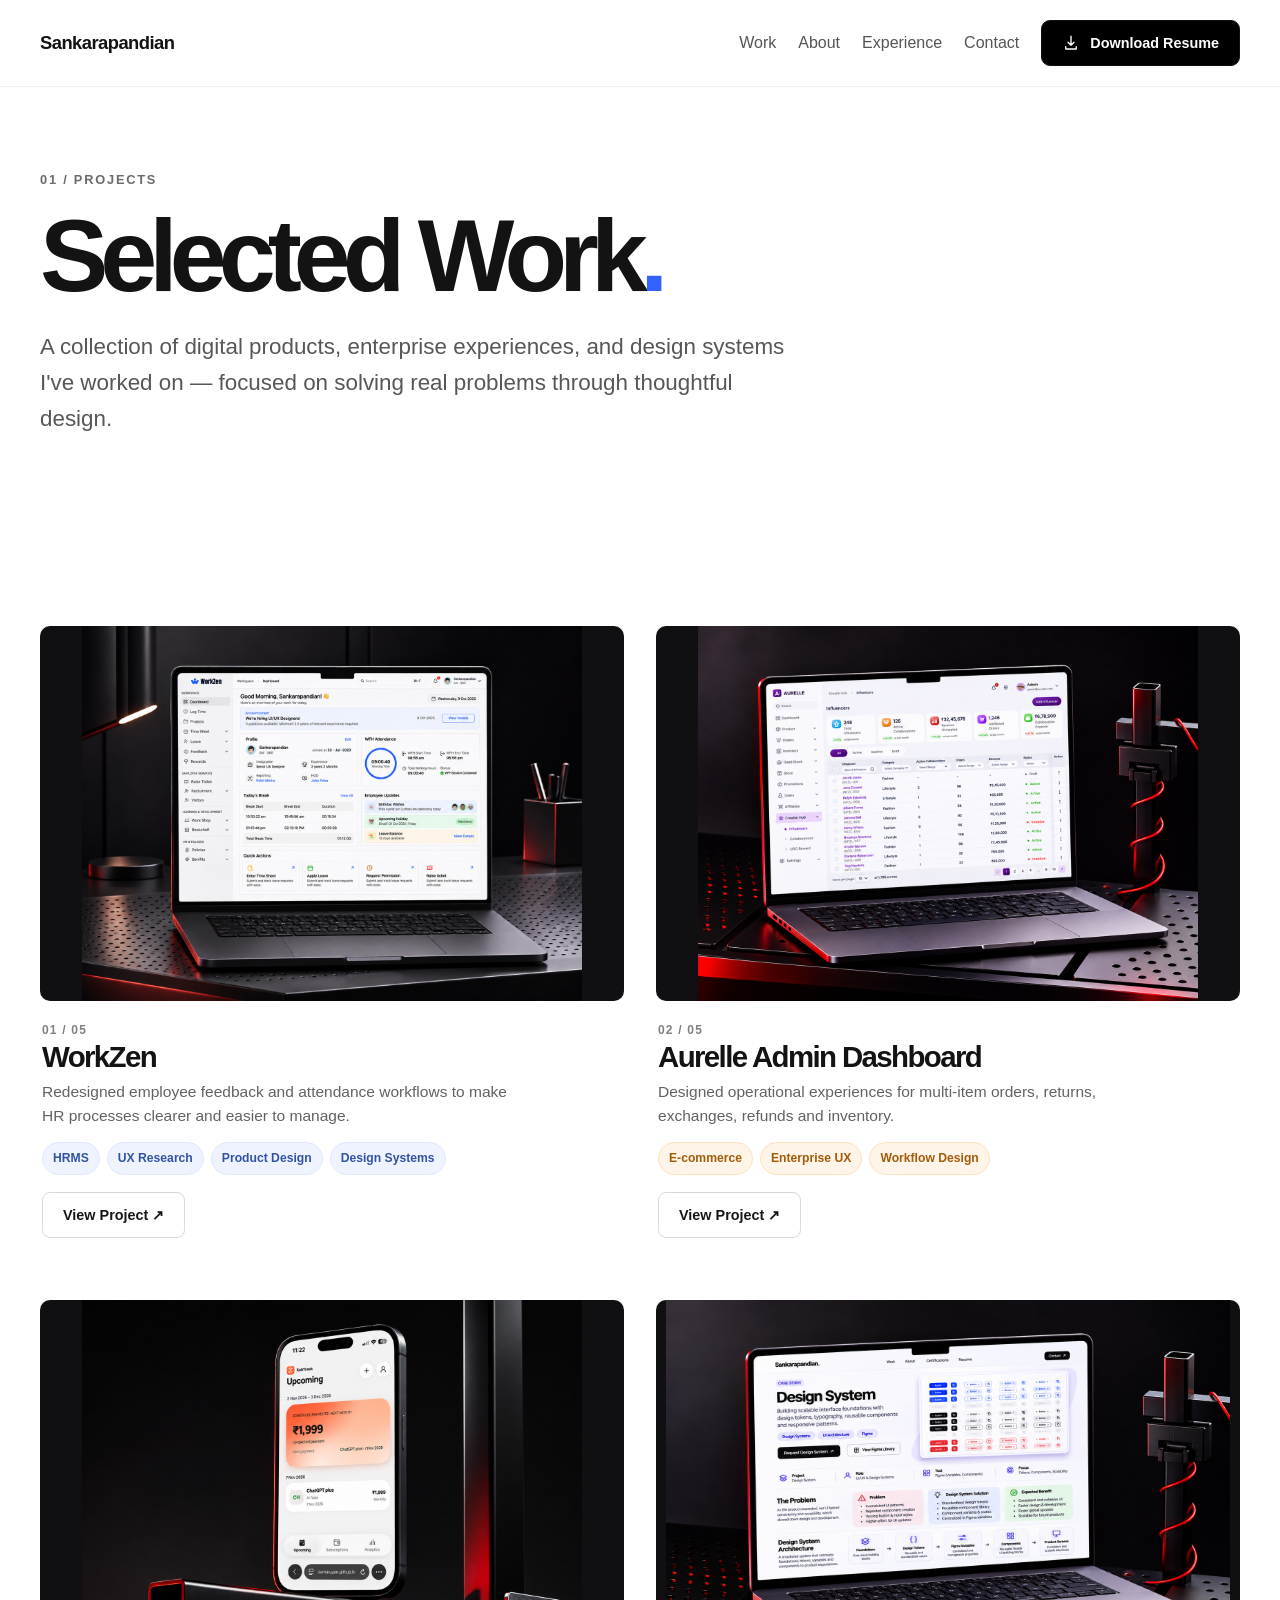
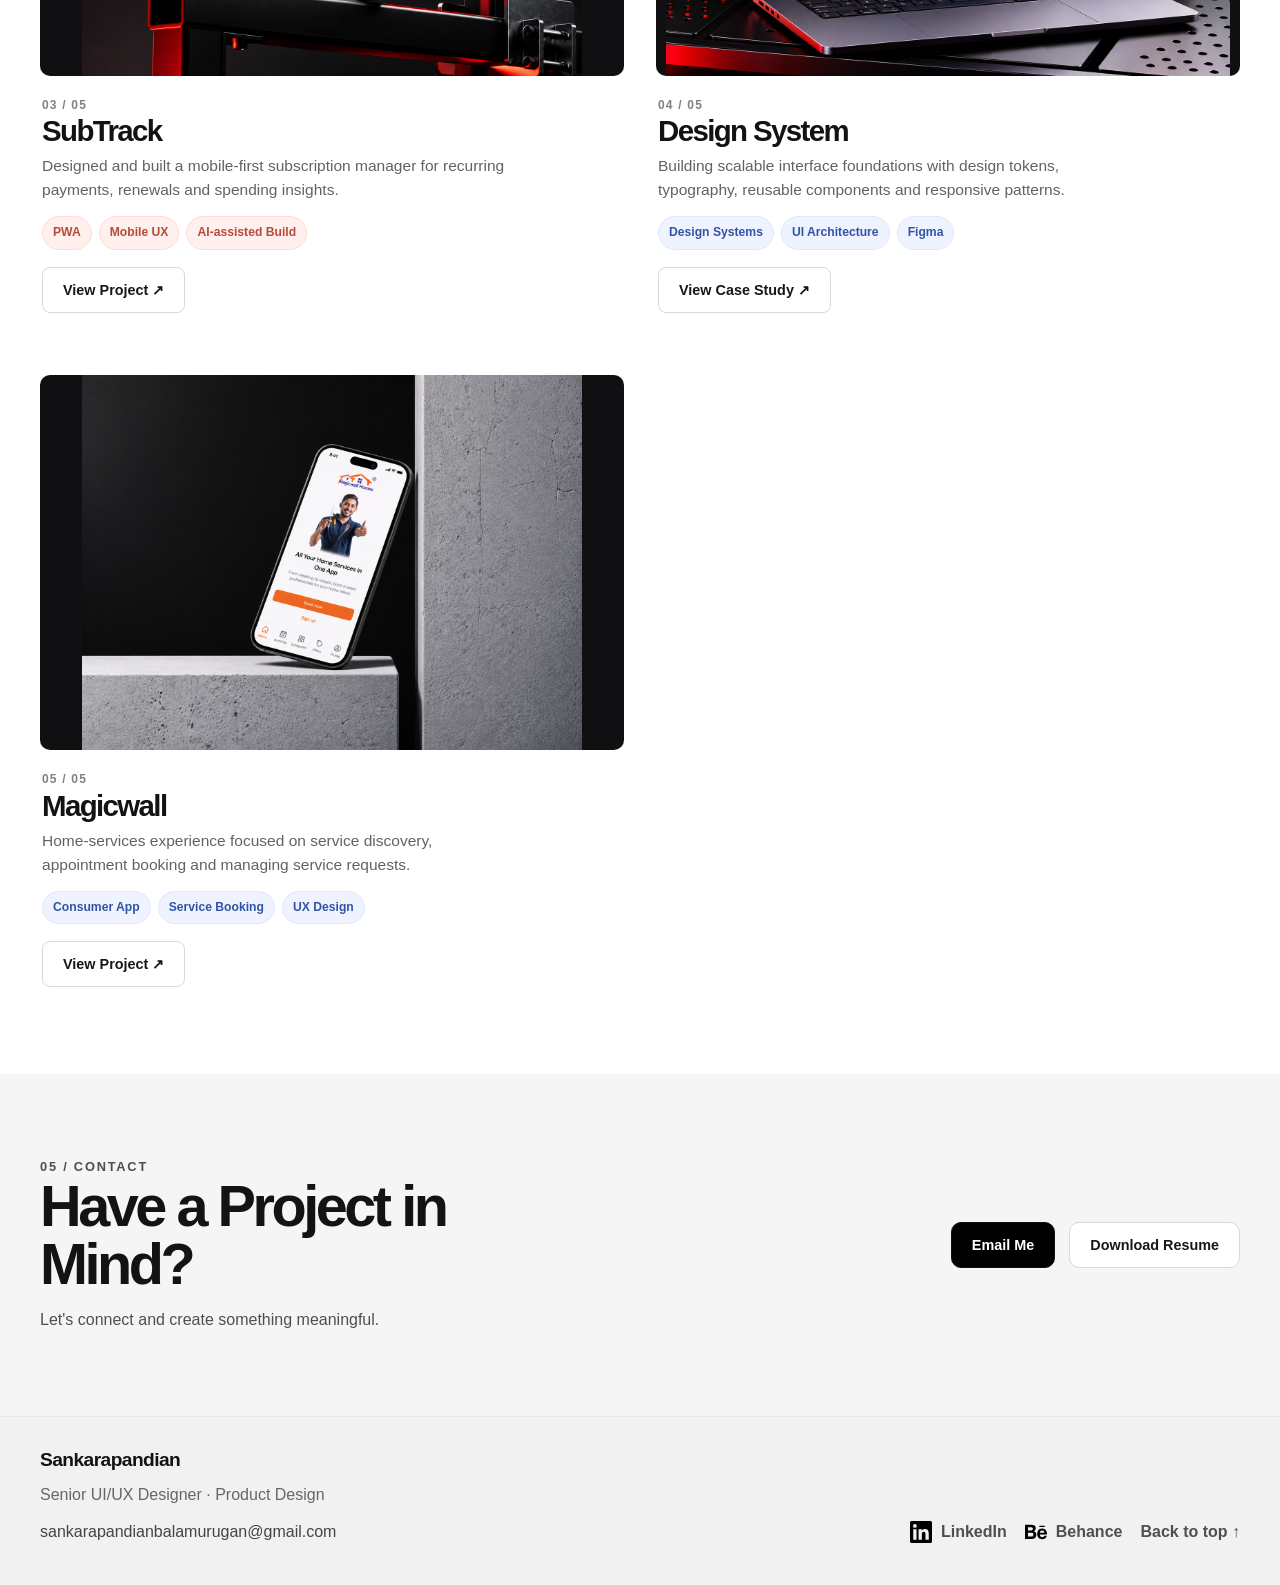
<file: work.html>
<!DOCTYPE html>

<html lang="en"><head><meta charset="utf-8"/><meta content="width=device-width, initial-scale=1" name="viewport"/><meta content="#FFFFFF" name="theme-color"/><meta content="Enterprise HRMS, e-commerce, subscriptions, design systems and home services portfolio projects." name="description"/><title>Selected Work | Sankarapandian</title><link href="styles.css" rel="stylesheet"/><link href="portfolio-pages.css" rel="stylesheet"/><script defer="" src="script.js"></script><script defer="" src="portfolio-pages.js"></script><link href="portfolio-interactions.css" rel="stylesheet"/>
<script defer="" src="portfolio-interactions.js"></script>
<link href="portfolio-refinements.css" rel="stylesheet"/><link href="https://sankarapandianbalamurugan.github.io/Portfolio/work.html" rel="canonical"/><meta content="Selected Work | Sankarapandian" property="og:title"/><meta content="Enterprise HRMS, e-commerce, subscriptions, design systems and home services portfolio projects." property="og:description"/><meta content="https://sankarapandianbalamurugan.github.io/Portfolio/assets/portfolio-social-preview.jpg" property="og:image"/><meta content="https://sankarapandianbalamurugan.github.io/Portfolio/work.html" property="og:url"/><meta content="website" property="og:type"/><meta content="summary_large_image" name="twitter:card"/><meta content="Selected Work | Sankarapandian" name="twitter:title"/><meta content="Enterprise HRMS, e-commerce, subscriptions, design systems and home services portfolio projects." name="twitter:description"/><meta content="https://sankarapandianbalamurugan.github.io/Portfolio/assets/portfolio-social-preview.jpg" name="twitter:image"/><link href="assets/favicon.svg" rel="icon" type="image/svg+xml"/><link href="assets/favicon-32.png" rel="icon" sizes="32x32" type="image/png"/><link href="assets/favicon-16.png" rel="icon" sizes="16x16" type="image/png"/><link href="assets/apple-touch-icon.png" rel="apple-touch-icon" sizes="180x180"/></head><body id="top"><a class="skip-link" href="#main">Skip to main content</a><header class="site-header">
<div class="wrap nav">
<a aria-label="Sankarapandian home" class="brand" href="index.html">Sankarapandian</a>
<button aria-controls="primary-menu" aria-expanded="false" aria-label="Open navigation" class="menu-toggle">☰</button>
<nav aria-label="Primary navigation" class="nav-links" id="primary-menu">
<a aria-current="page" href="work.html">Work</a>
<a href="about.html">About</a>
<a href="about.html#experience">Experience</a>
<a href="#contact">Contact</a>
<a class="nav-resume" download="Sankarapandian_Resume.pdf" href="assets/Sankarapandian_Resume.pdf">
<svg aria-hidden="true" class="download-icon" fill="none" stroke="currentColor" stroke-linecap="round" stroke-linejoin="round" stroke-width="1.8" viewbox="0 0 24 24"><path d="M12 3v12m-4-4 4 4 4-4M5 17v3h14v-3"></path></svg>
        Download Resume
      </a>
</nav>
</div>
</header><main id="main"><section class="section portfolio-page-intro"><div class="wrap"><p class="eyebrow">01 / PROJECTS</p><h1>Selected Work<span class="portfolio-period">.</span></h1><p>A collection of digital products, enterprise experiences, and design systems I've worked on — focused on solving real problems through thoughtful design.</p></div></section><section class="section portfolio-work-grid"><div class="wrap"><div class="project-list"><a class="project-card reveal" href="workzen.html">
<div class="project-visual">
<img alt="WorkZen HRMS dashboard displayed in a laptop mockup" loading="lazy" src="assets/previews/workzen-preview.png"/>
</div>
<div class="project-content"><span class="portfolio-project-number">01 / 05</span><h3>WorkZen</h3><p>Redesigned employee feedback and attendance workflows to make HR processes clearer and easier to manage.</p><div class="tag-row"><span>HRMS</span><span>UX Research</span><span>Product Design</span><span>Design Systems</span></div><span class="project-view">View Project  ↗</span></div>
</a><a class="project-card reveal" href="zlaata.html">
<div class="project-visual">
<img alt="Aurelle e-commerce admin dashboard preview" loading="lazy" src="assets/previews/aurelle-preview.png"/>
</div>
<div class="project-content"><span class="portfolio-project-number">02 / 05</span><h3>Aurelle Admin Dashboard</h3><p>Designed operational experiences for multi-item orders, returns, exchanges, refunds and inventory.</p><div class="tag-row"><span>E-commerce</span><span>Enterprise UX</span><span>Workflow Design</span></div><span class="project-view">View Project  ↗</span></div>
</a><a class="project-card reveal" href="subtrack.html">
<div class="project-visual project-visual-phone">
<img alt="SubTrack subscription app in a mobile device mockup" loading="lazy" src="assets/previews/subtrack-preview.png"/>
</div>
<div class="project-content"><span class="portfolio-project-number">03 / 05</span><h3>SubTrack</h3><p>Designed and built a mobile-first subscription manager for recurring payments, renewals and spending insights.</p><div class="tag-row"><span>PWA</span><span>Mobile UX</span><span>AI-assisted Build</span></div><span class="project-view">View Project  ↗</span></div>
</a><a class="project-card reveal" href="design-system.html"><div class="project-visual ds-work-visual"><img alt="Design System portfolio screenshot in a laptop mockup" loading="lazy" src="assets/previews/design-system-preview.png"/></div><div class="project-content"><span class="portfolio-project-number">04 / 05</span><h3>Design System</h3><p>Building scalable interface foundations with design tokens, typography, reusable components and responsive patterns.</p><div class="tag-row"><span>Design Systems</span><span>UI Architecture</span><span>Figma</span></div><span class="project-view">View Case Study  ↗</span></div></a><a class="project-card reveal" href="magicwall.html"><div class="project-visual magicwall-project-visual"><img alt="Magicwall home services app in a mobile device mockup" loading="lazy" src="assets/previews/magicwall-preview.png"/></div><div class="project-content"><span class="portfolio-project-number">05 / 05</span><h3>Magicwall</h3><p>Home-services experience focused on service discovery, appointment booking and managing service requests.</p><div class="tag-row"><span>Consumer App</span><span>Service Booking</span><span>UX Design</span></div><span class="project-view">View Project  ↗</span></div></a></div></div></section><section class="section section-white contact-section" id="contact">
<div class="wrap contact-grid">
<div class="reveal">
<p class="eyebrow">05 / CONTACT</p>
<h2>Have a Project in Mind?</h2>
<p>Let's connect and create something meaningful.</p>
</div>
<div class="contact-actions reveal">
<a aria-label="Email Me — compose an email in Gmail (opens in a new tab)" class="btn btn-primary" href="https://mail.google.com/mail/?view=cm&amp;fs=1&amp;to=sankarapandianbalamurugan%40gmail.com&amp;su=Senior%20Product%20Designer%20Opportunity" rel="noopener noreferrer" target="_blank">Email Me</a>
<a class="btn btn-secondary" download="Sankarapandian_Resume.pdf" href="assets/Sankarapandian_Resume.pdf">Download Resume</a>
</div>
</div>
</section></main><footer class="site-footer section-white">
<div class="wrap footer-grid">
<div>
<div class="footer-name">Sankarapandian</div>
<p>Senior UI/UX Designer · Product Design</p>
<a class="footer-email" href="mailto:sankarapandianbalamurugan@gmail.com">sankarapandianbalamurugan@gmail.com</a>
</div>
<div class="footer-socials">
<a aria-label="Open Sankarapandian LinkedIn profile in a new tab" href="https://www.linkedin.com/in/sankarapandian27/" rel="noopener noreferrer" target="_blank"><img alt="LinkedIn" class="social-brand-logo" height="24" src="assets/icon-linkedin.svg" width="24"/><span>LinkedIn</span></a>
<a aria-label="Open Sankarapandian Behance profile in a new tab" href="https://www.behance.net/sankarapandian" rel="noopener noreferrer" target="_blank"><img alt="Behance" class="social-brand-logo" height="24" src="assets/icon-behance.svg" width="24"/><span>Behance</span></a>
<a href="#top">Back to top ↑</a>
</div>
</div>
</footer></body></html>
</file>
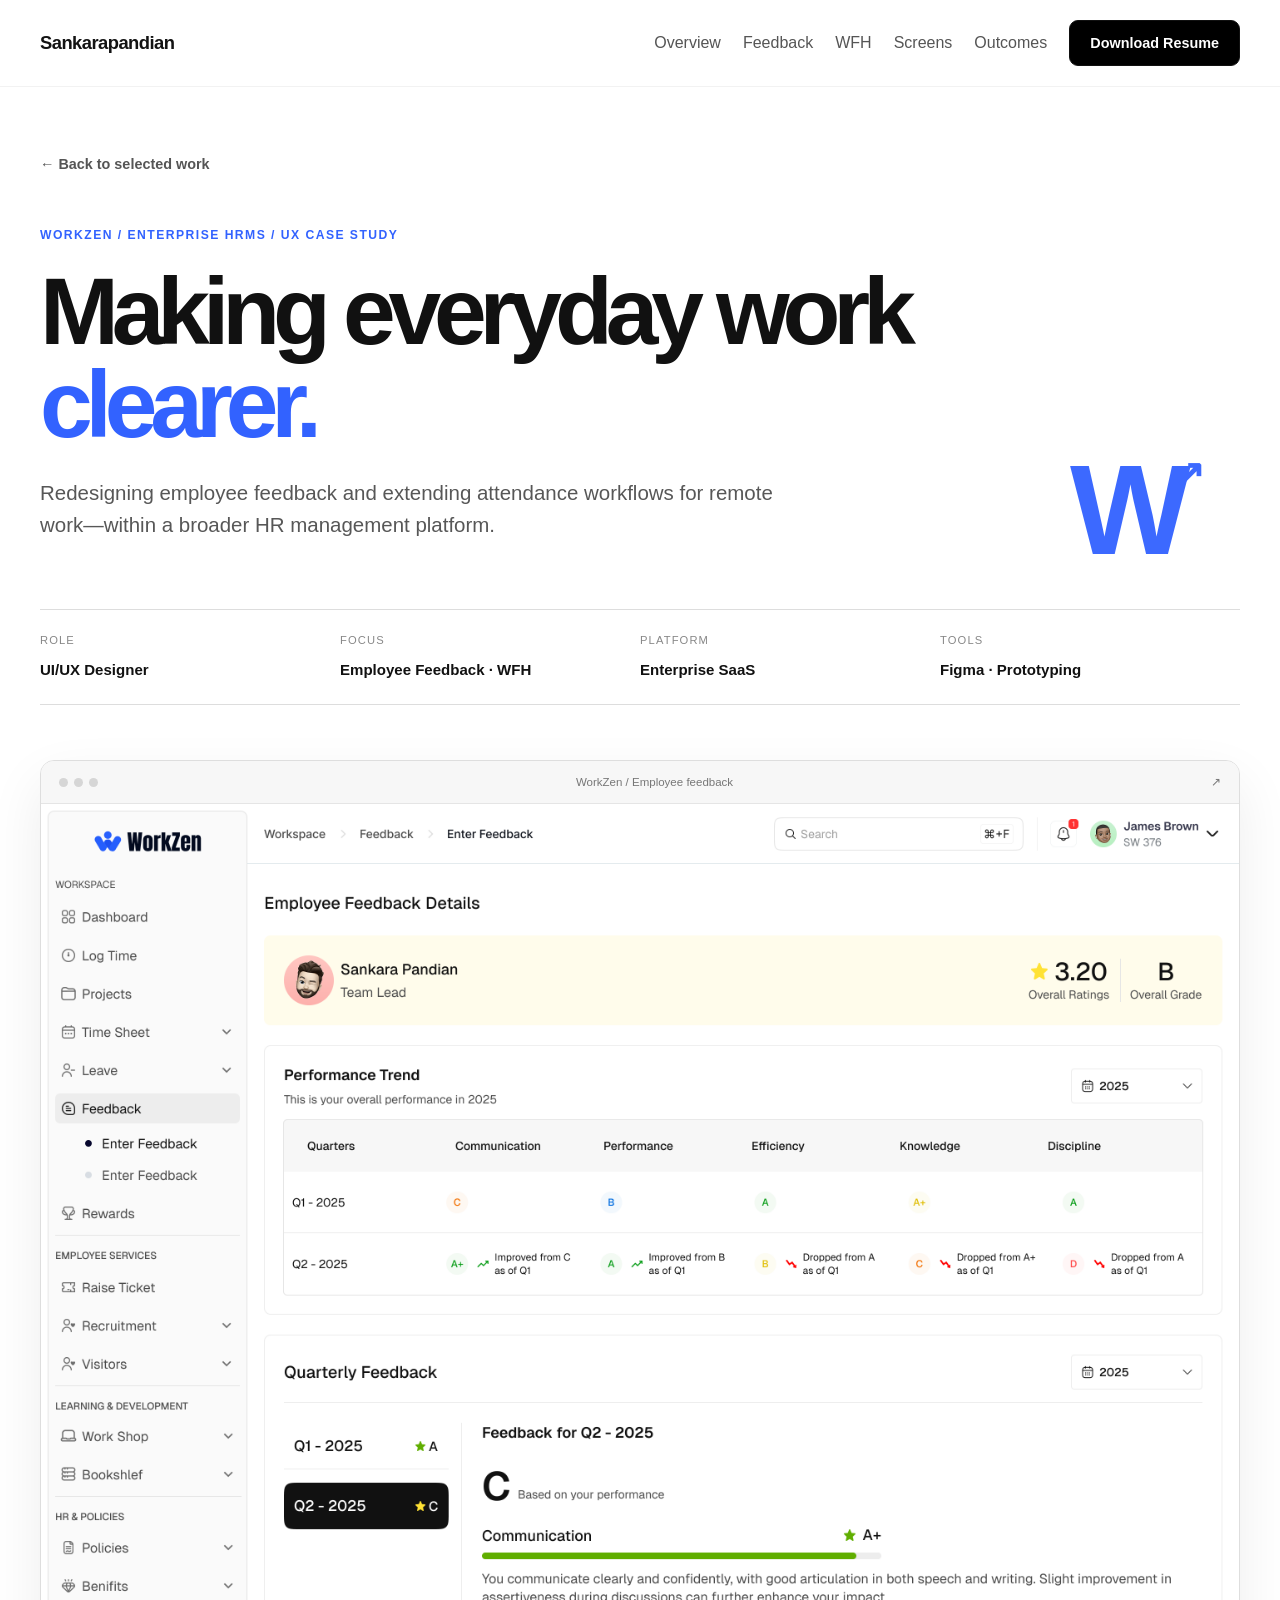
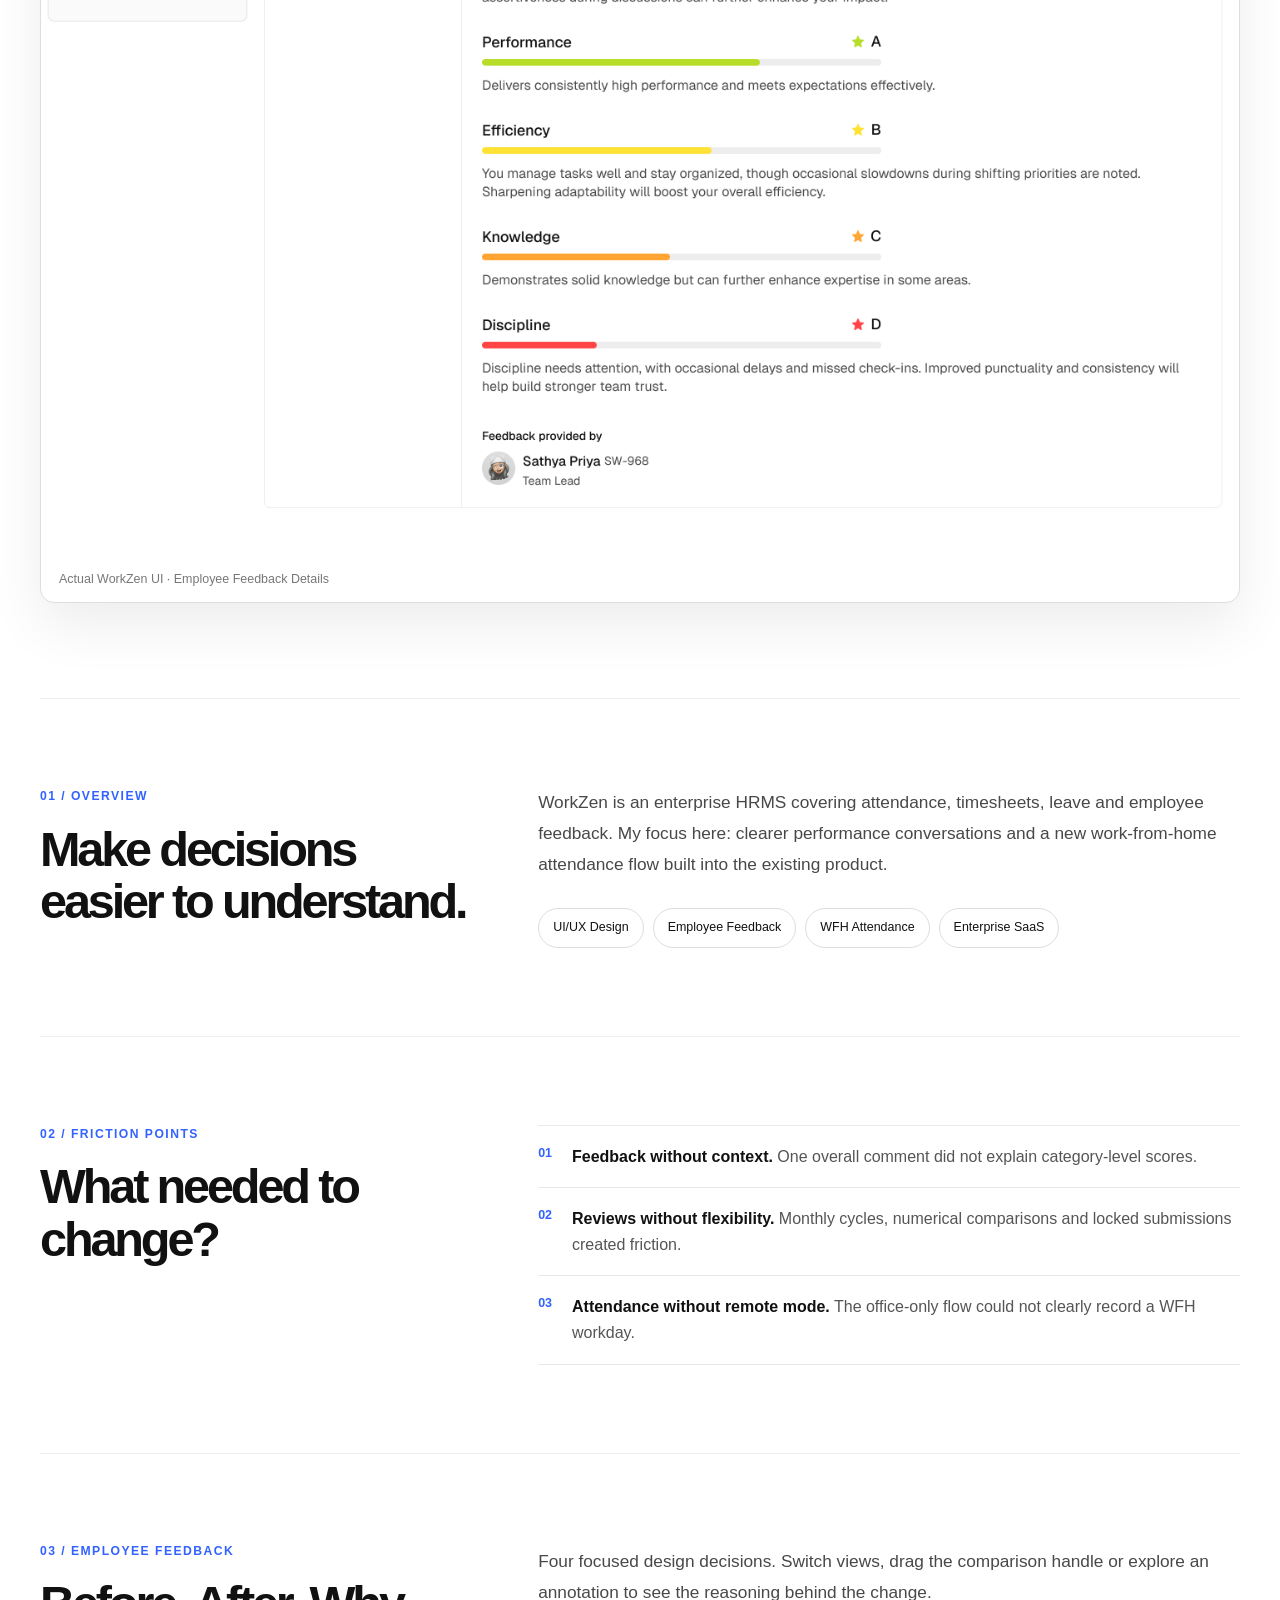
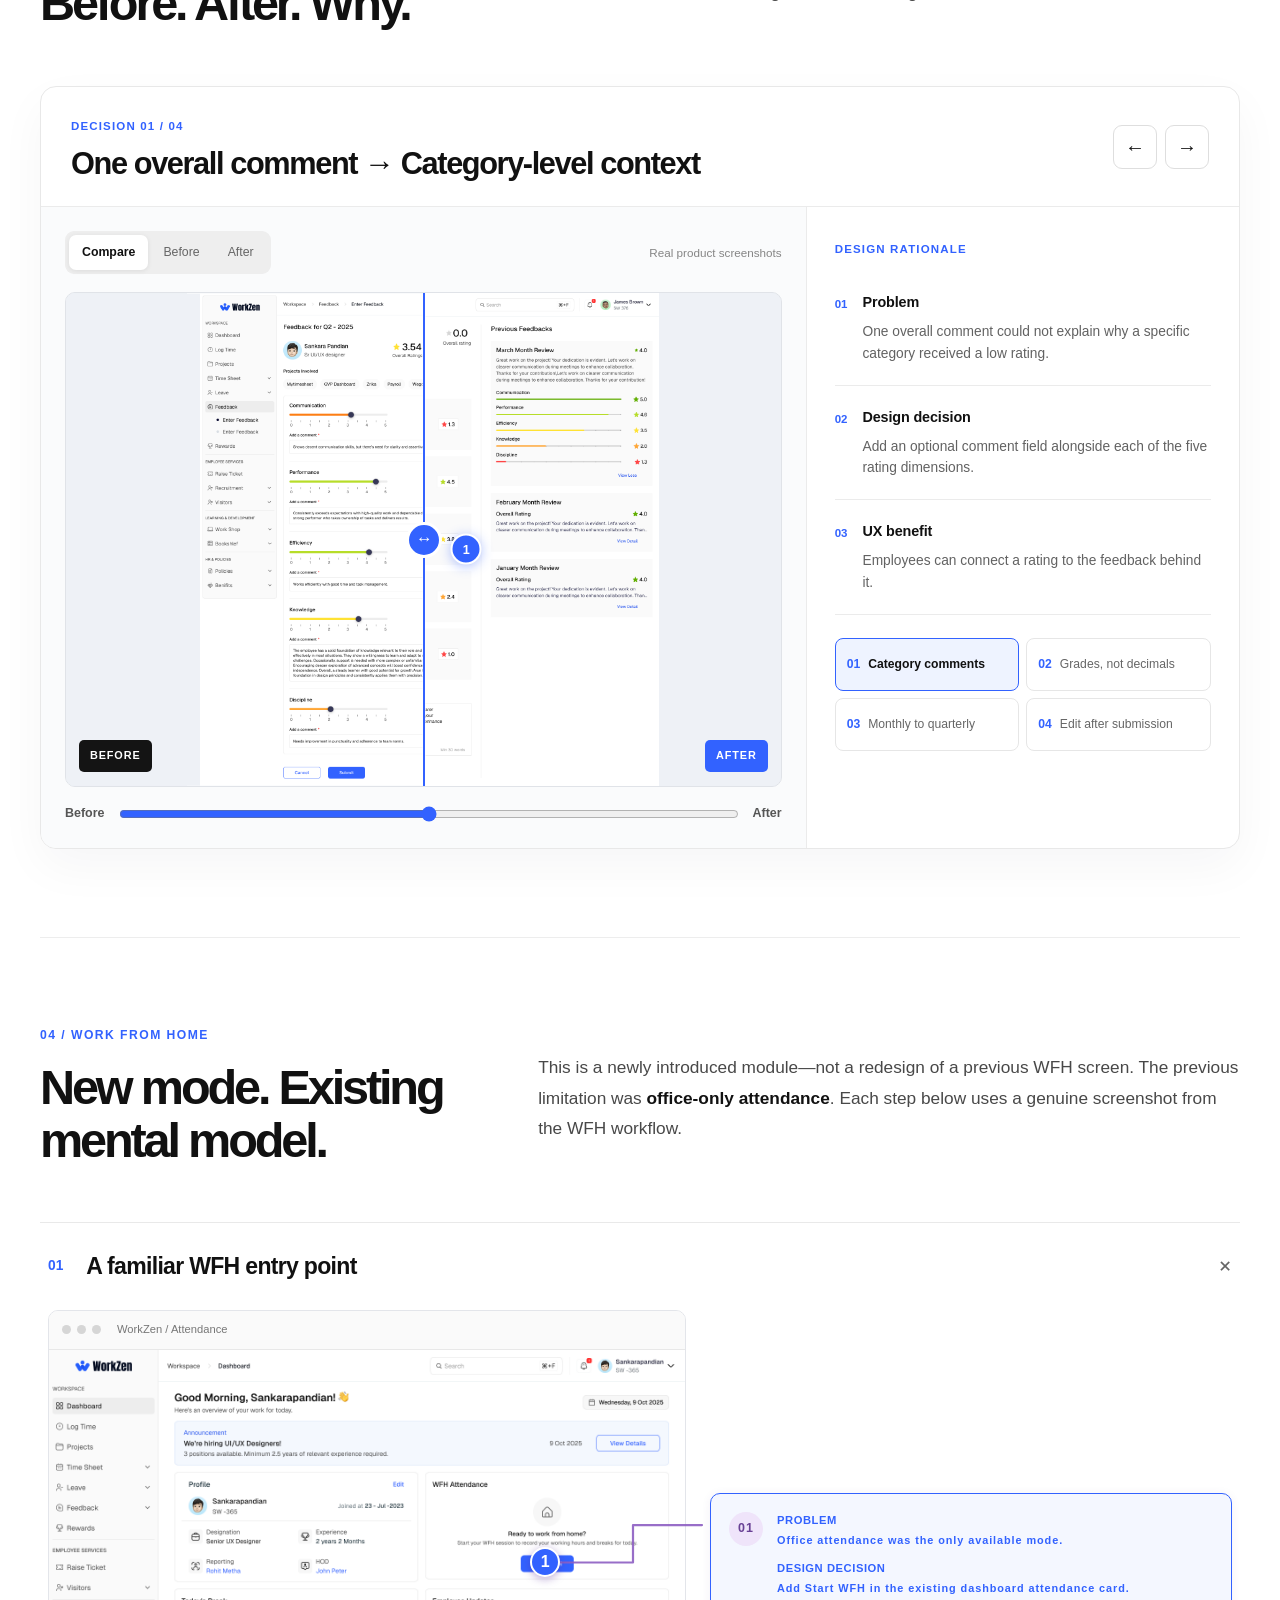
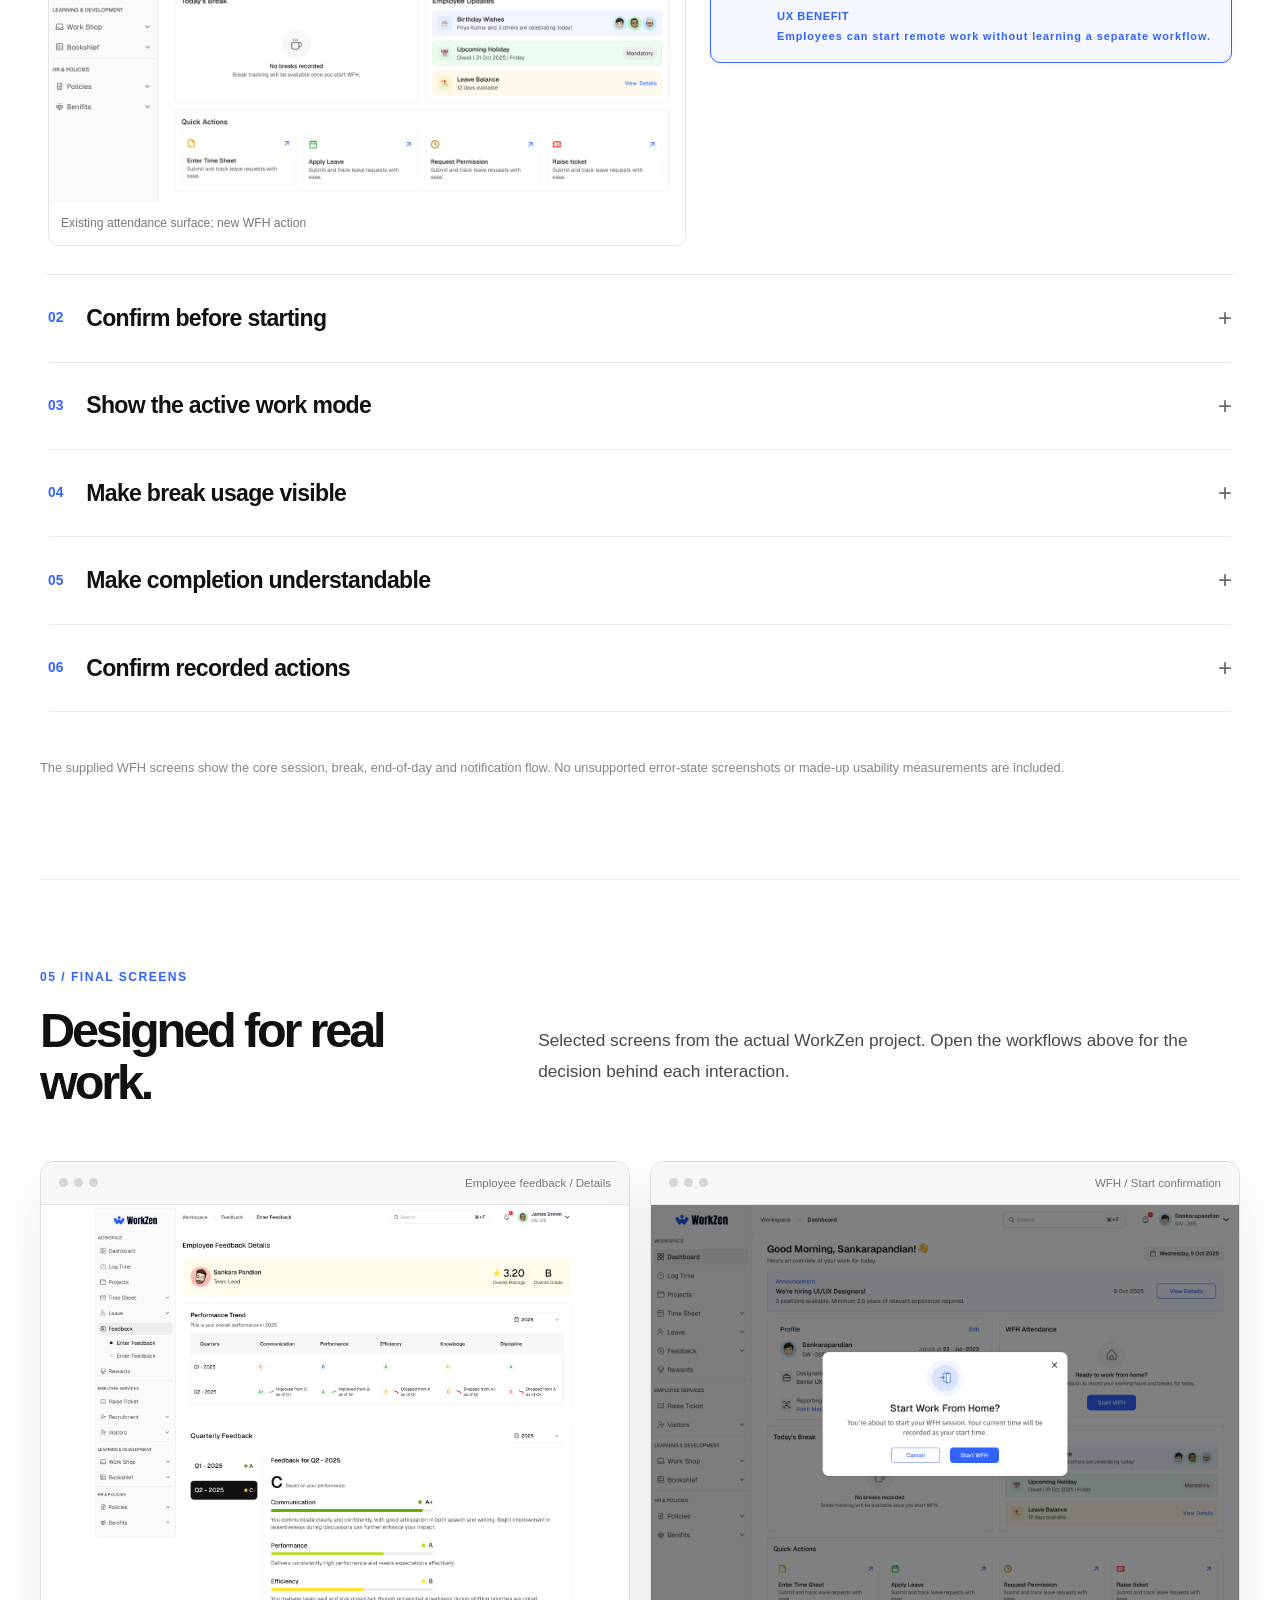
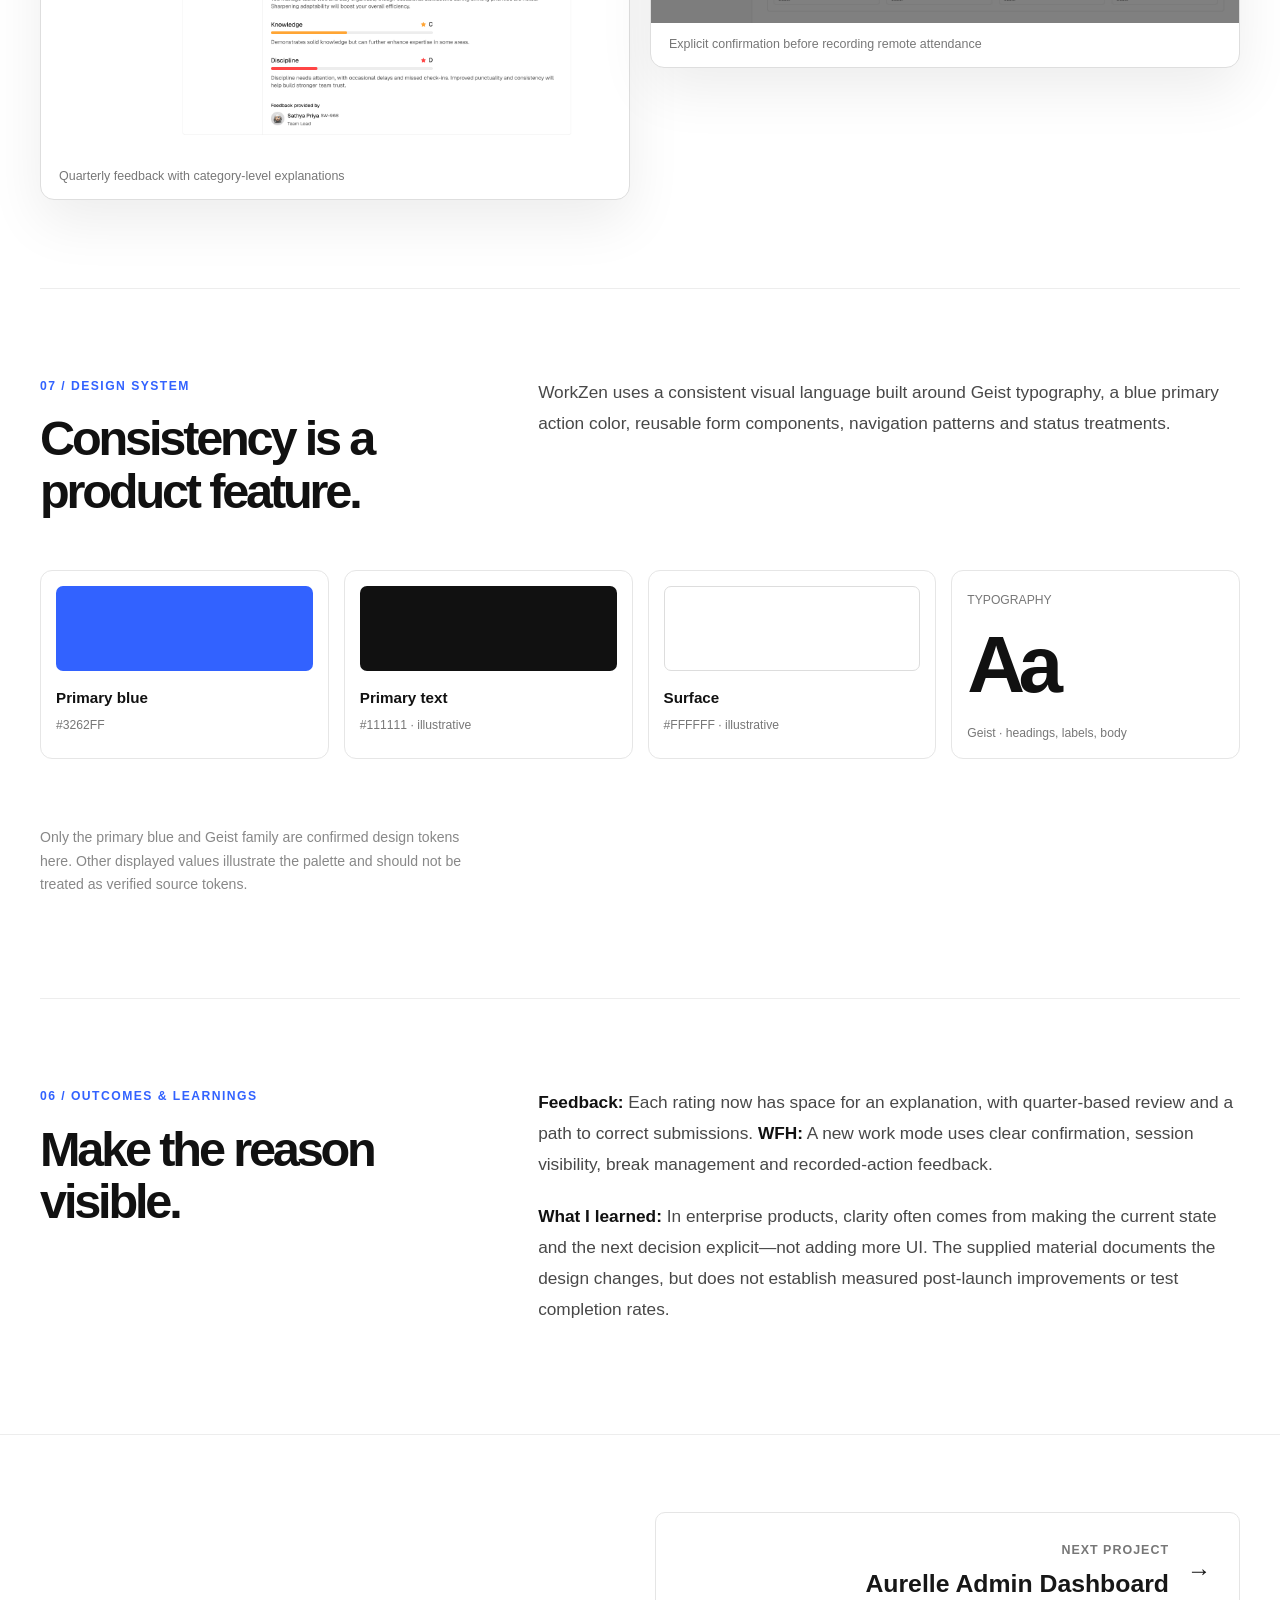
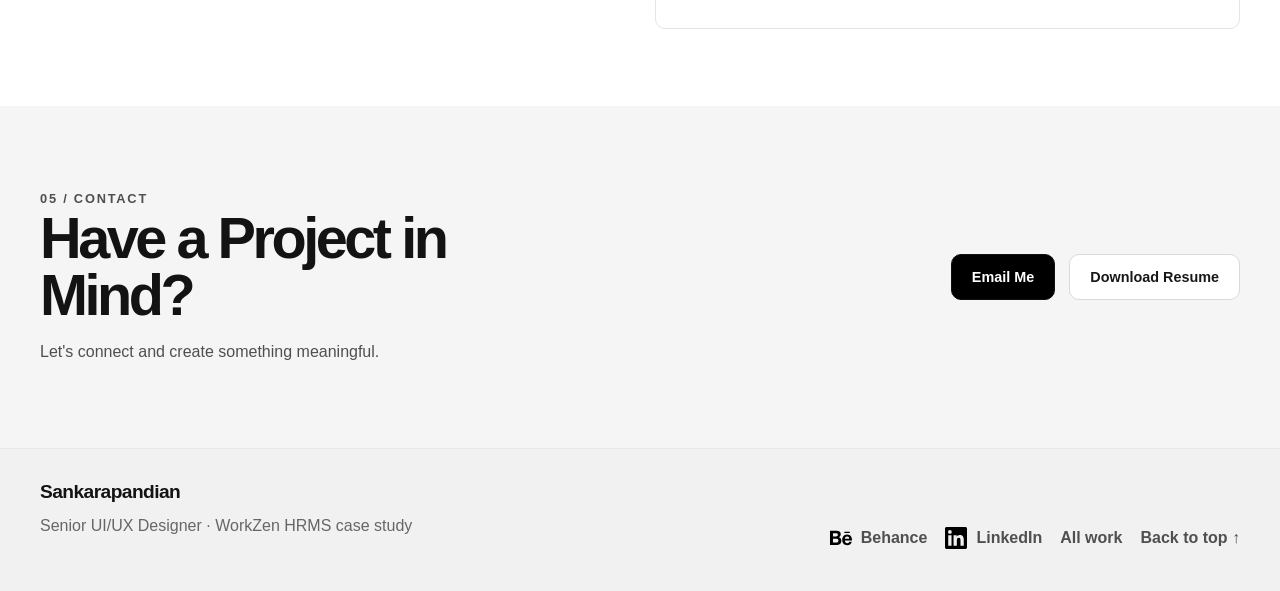
<file: workzen.html>
<!DOCTYPE html>

<html lang="en"><head><meta charset="utf-8"/><meta content="width=device-width, initial-scale=1" name="viewport"/><meta content="#FFFFFF" name="theme-color"/><meta content="WorkZen HRMS case study: redesigning employee feedback and work-from-home attendance workflows." name="description"/><title>WorkZen HRMS | Sankarapandian</title><link href="styles.css" rel="stylesheet"/><script defer="" src="script.js"></script><script defer="" src="workzen-story.js"></script><link href="workzen-case-study.css" rel="stylesheet"/><link href="portfolio-interactions.css" rel="stylesheet"/>
<script defer="" src="portfolio-interactions.js"></script>
<link href="portfolio-refinements.css" rel="stylesheet"/><link href="ux-external-annotations.css" rel="stylesheet"/><link href="project-navigation.css" rel="stylesheet"/><script defer="" src="project-navigation.js"></script><link href="https://sankarapandianbalamurugan.github.io/Portfolio/workzen.html" rel="canonical"/><meta content="WorkZen HRMS | Sankarapandian" property="og:title"/><meta content="WorkZen HRMS case study: redesigning employee feedback and work-from-home attendance workflows." property="og:description"/><meta content="https://sankarapandianbalamurugan.github.io/Portfolio/assets/previews/workzen-preview.png" property="og:image"/><meta content="https://sankarapandianbalamurugan.github.io/Portfolio/workzen.html" property="og:url"/><meta content="article" property="og:type"/><meta content="summary_large_image" name="twitter:card"/><meta content="WorkZen HRMS | Sankarapandian" name="twitter:title"/><meta content="WorkZen HRMS case study: redesigning employee feedback and work-from-home attendance workflows." name="twitter:description"/><meta content="https://sankarapandianbalamurugan.github.io/Portfolio/assets/previews/workzen-preview.png" name="twitter:image"/><link href="assets/favicon.svg" rel="icon" type="image/svg+xml"/><link href="assets/favicon-32.png" rel="icon" sizes="32x32" type="image/png"/><link href="assets/favicon-16.png" rel="icon" sizes="16x16" type="image/png"/><link href="assets/apple-touch-icon.png" rel="apple-touch-icon" sizes="180x180"/></head><body><header class="site-header"><div class="wrap nav"><a class="brand" href="index.html">Sankarapandian</a><button aria-controls="primary-menu" aria-expanded="false" aria-label="Open navigation" class="menu-toggle">☰</button><nav class="nav-links" id="primary-menu"><a href="#overview">Overview</a><a href="#feedback">Feedback</a><a href="#wfh">WFH</a><a href="#showcase">Screens</a><a href="#outcomes">Outcomes</a><a class="nav-resume" download="" href="assets/Sankarapandian_Resume.pdf">Download Resume</a></nav></div></header><main class="wz-case" id="top">
<section class="wz-hero wrap" id="overview">
<a class="back-link" href="index.html#work">← Back to selected work</a>
<div class="wz-hero-intro"><div><p class="eyebrow">WORKZEN / ENTERPRISE HRMS / UX CASE STUDY</p><h1>Making everyday work <em>clearer.</em></h1><p class="wz-lead">Redesigning employee feedback and extending attendance workflows for remote work—within a broader HR management platform.</p></div><div aria-hidden="true" class="wz-hero-number">W<span>↗</span></div></div>
<div class="wz-meta"><div><span>ROLE</span><strong>UI/UX Designer</strong></div><div><span>FOCUS</span><strong>Employee Feedback · WFH</strong></div><div><span>PLATFORM</span><strong>Enterprise SaaS</strong></div><div><span>TOOLS</span><strong>Figma · Prototyping</strong></div></div>
<figure class="wz-browser wz-hero-browser"><div class="wz-browser-top"><span class="wz-dots"><i></i><i></i><i></i></span><span>WorkZen / Employee feedback</span><span class="wz-browser-action">↗</span></div><img alt="Actual WorkZen employee feedback details interface with quarterly performance and category explanations" src="assets/workzen-feedback-details-original.png"/><figcaption>Actual WorkZen UI · Employee Feedback Details</figcaption></figure>
</section>
<section class="wz-section wrap wz-compact" id="context"><div class="wz-section-heading"><p class="eyebrow">01 / OVERVIEW</p><h2>Make decisions easier to understand.</h2></div><div class="wz-prose"><p>WorkZen is an enterprise HRMS covering attendance, timesheets, leave and employee feedback. My focus here: clearer performance conversations and a new work-from-home attendance flow built into the existing product.</p><div class="wz-pill-row"><span>UI/UX Design</span><span>Employee Feedback</span><span>WFH Attendance</span><span>Enterprise SaaS</span></div></div></section>
<section class="wz-section wrap wz-compact" id="problem"><div class="wz-section-heading"><p class="eyebrow">02 / FRICTION POINTS</p><h2>What needed to change?</h2></div><div class="wz-prose"><div class="wz-problem-list"><div><span>01</span><p><strong>Feedback without context.</strong> One overall comment did not explain category-level scores.</p></div><div><span>02</span><p><strong>Reviews without flexibility.</strong> Monthly cycles, numerical comparisons and locked submissions created friction.</p></div><div><span>03</span><p><strong>Attendance without remote mode.</strong> The office-only flow could not clearly record a WFH workday.</p></div></div></div></section>
<section class="wz-section wrap wz-story-section" id="feedback"><div class="wz-section-heading"><p class="eyebrow">03 / EMPLOYEE FEEDBACK</p><h2>Before. After. Why.</h2></div><div class="wz-prose"><p>Four focused design decisions. Switch views, drag the comparison handle or explore an annotation to see the reasoning behind the change.</p></div><div aria-label="Employee Feedback interactive comparison" class="wz-interactive" id="wz-feedback-app">
<div class="wz-story-nav"><div><span class="wz-story-kicker">DECISION <span id="wz-decision-count">01 / 04</span></span><h3 id="wz-decision-title">One overall comment → Category-level context</h3></div><div class="wz-story-controls"><button aria-label="Previous design comparison" class="wz-icon-button" id="wz-prev" type="button">←</button><button aria-label="Next design comparison" class="wz-icon-button" id="wz-next" type="button">→</button></div></div>
<div class="wz-story-body"><div class="wz-screen-side"><div class="wz-display-top"><div aria-label="Comparison display" class="wz-mode-switch" role="group"><button aria-pressed="true" class="is-active" data-mode="compare" type="button">Compare</button><button aria-pressed="false" data-mode="before" type="button">Before</button><button aria-pressed="false" data-mode="after" type="button">After</button></div><span class="wz-original-note">Real product screenshots</span></div><div class="wz-screen-stage" id="wz-stage"><div class="wz-screen-image wz-screen-before"><img alt="Previous WorkZen interface" id="wz-before-image" src="assets/workzen-old-screen-3.png"/></div><div class="wz-screen-image wz-screen-after" id="wz-after-layer"><img alt="Redesigned WorkZen interface" id="wz-after-image" src="assets/workzen-feedback-form-original.png"/></div><span class="wz-screen-label wz-screen-label-before">BEFORE</span><span class="wz-screen-label wz-screen-label-after">AFTER</span><div aria-hidden="true" class="wz-handle" id="wz-handle"><span>↔</span></div><button aria-expanded="false" aria-label="Explain design decision" class="wz-hotspot" id="wz-hotspot" type="button">1</button><div class="wz-hotspot-tip" hidden="" id="wz-hotspot-tip" role="status"></div></div><label class="wz-slider-wrap" for="wz-slider" id="wz-slider-wrap"><span>Before</span><input aria-label="Drag to reveal before and after interface" id="wz-slider" max="100" min="0" type="range" value="50"/><span>After</span></label></div>
<div class="wz-reason"><span class="wz-reason-index">DESIGN RATIONALE</span><div class="wz-reason-item"><span class="wz-reason-symbol">01</span><div><h4>Problem</h4><p id="wz-problem-text"></p></div></div><div class="wz-reason-item"><span class="wz-reason-symbol">02</span><div><h4>Design decision</h4><p id="wz-decision-text"></p></div></div><div class="wz-reason-item"><span class="wz-reason-symbol">03</span><div><h4>UX benefit</h4><p id="wz-benefit-text"></p></div></div><div aria-label="Choose feedback comparison" class="wz-story-thumbs" id="wz-story-thumbs" role="group"><button aria-pressed="true" class="is-active" data-index="0" type="button"><span>01</span>Category comments</button><button aria-pressed="false" class="" data-index="1" type="button"><span>02</span>Grades, not decimals</button><button aria-pressed="false" class="" data-index="2" type="button"><span>03</span>Monthly to quarterly</button><button aria-pressed="false" class="" data-index="3" type="button"><span>04</span>Edit after submission</button></div></div></div></div></section>
<section class="wz-section wrap wz-story-section" id="wfh"><div class="wz-section-heading"><p class="eyebrow">04 / WORK FROM HOME</p><h2>New mode. Existing mental model.</h2></div><div class="wz-prose"><p>This is a newly introduced module—not a redesign of a previous WFH screen. The previous limitation was <strong>office-only attendance</strong>. Each step below uses a genuine screenshot from the WFH workflow.</p></div><div aria-label="Work from home design decisions" class="wz-wfh-journey"><article class="wz-wfh-step"><button aria-expanded="true" class="wz-wfh-step-head" type="button"><span class="wz-step-number">01</span><span class="wz-step-title">A familiar WFH entry point</span><span aria-hidden="true" class="wz-step-plus">+</span></button><div class="wz-wfh-step-content"><figure class="wz-wfh-visual"><div class="wz-mini-browser-top"><span class="wz-dots"><i></i><i></i><i></i></span><span>WorkZen / Attendance</span></div><div class="ux-wfh-screen-anchor"><img alt="Existing attendance surface; new WFH action" loading="lazy" src="assets/workzen-wfh-screen-1.png"/><button aria-label="Highlight design decision for Existing attendance surface; new WFH action" aria-pressed="true" class="ux-wfh-anchor is-active" style="left:78%;top:47%;" type="button">1</button></div><figcaption>Existing attendance surface; new WFH action</figcaption></figure><div class="wz-wfh-reasons ux-wfh-cards"><button aria-label="Highlight UX decision on the WorkZen screenshot" aria-pressed="true" class="ux-wfh-card is-active" type="button"><span class="ux-card-number">01</span><span class="ux-card-body"><span class="ux-card-row"><b>Problem</b><span>Office attendance was the only available mode.</span></span><span class="ux-card-row"><b>Design decision</b><span>Add Start WFH in the existing dashboard attendance card.</span></span><span class="ux-card-row"><b>UX benefit</b><span>Employees can start remote work without learning a separate workflow.</span></span></span></button></div></div></article><article class="wz-wfh-step"><button aria-expanded="false" class="wz-wfh-step-head" type="button"><span class="wz-step-number">02</span><span class="wz-step-title">Confirm before starting</span><span aria-hidden="true" class="wz-step-plus">+</span></button><div class="wz-wfh-step-content" hidden=""><figure class="wz-wfh-visual"><div class="wz-mini-browser-top"><span class="wz-dots"><i></i><i></i><i></i></span><span>WorkZen / Attendance</span></div><div class="ux-wfh-screen-anchor"><img alt="Real confirmation modal" loading="lazy" src="assets/workzen-wfh-start.png"/><button aria-label="Highlight design decision for Real confirmation modal" aria-pressed="true" class="ux-wfh-anchor is-active" style="left:51%;top:51%;" type="button">1</button></div><figcaption>Real confirmation modal</figcaption></figure><div class="wz-wfh-reasons ux-wfh-cards"><button aria-label="Highlight UX decision on the WorkZen screenshot" aria-pressed="true" class="ux-wfh-card is-active" type="button"><span class="ux-card-number">01</span><span class="ux-card-body"><span class="ux-card-row"><b>Problem</b><span>A wrong mode could create an incorrect attendance record.</span></span><span class="ux-card-row"><b>Design decision</b><span>Ask for confirmation before the WFH session begins.</span></span><span class="ux-card-row"><b>UX benefit</b><span>Makes the choice explicit and prevents accidental check-ins.</span></span></span></button></div></div></article><article class="wz-wfh-step"><button aria-expanded="false" class="wz-wfh-step-head" type="button"><span class="wz-step-number">03</span><span class="wz-step-title">Show the active work mode</span><span aria-hidden="true" class="wz-step-plus">+</span></button><div class="wz-wfh-step-content" hidden=""><figure class="wz-wfh-visual"><div class="wz-mini-browser-top"><span class="wz-dots"><i></i><i></i><i></i></span><span>WorkZen / Attendance</span></div><div class="ux-wfh-screen-anchor"><img alt="WFH running state" loading="lazy" src="assets/workzen-wfh-screen-3.png"/><button aria-label="Highlight design decision for WFH running state" aria-pressed="true" class="ux-wfh-anchor is-active" style="left:78%;top:39%;" type="button">1</button></div><figcaption>WFH running state</figcaption></figure><div class="wz-wfh-reasons ux-wfh-cards"><button aria-label="Highlight UX decision on the WorkZen screenshot" aria-pressed="true" class="ux-wfh-card is-active" type="button"><span class="ux-card-number">01</span><span class="ux-card-body"><span class="ux-card-row"><b>Problem</b><span>Employees need to distinguish remote and office sessions.</span></span><span class="ux-card-row"><b>Design decision</b><span>Keep WFH status, timer and current actions together.</span></span><span class="ux-card-row"><b>UX benefit</b><span>They can identify the active mode at a glance.</span></span></span></button></div></div></article><article class="wz-wfh-step"><button aria-expanded="false" class="wz-wfh-step-head" type="button"><span class="wz-step-number">04</span><span class="wz-step-title">Make break usage visible</span><span aria-hidden="true" class="wz-step-plus">+</span></button><div class="wz-wfh-step-content" hidden=""><figure class="wz-wfh-visual"><div class="wz-mini-browser-top"><span class="wz-dots"><i></i><i></i><i></i></span><span>WorkZen / Attendance</span></div><div class="ux-wfh-screen-anchor"><img alt="Break information and attendance states" loading="lazy" src="assets/workzen-wfh-screen-4.png"/><button aria-label="Highlight design decision for Break information and attendance states" aria-pressed="true" class="ux-wfh-anchor is-active" style="left:51%;top:76%;" type="button">1</button></div><figcaption>Break information and attendance states</figcaption></figure><div class="wz-wfh-reasons ux-wfh-cards"><button aria-label="Highlight UX decision on the WorkZen screenshot" aria-pressed="true" class="ux-wfh-card is-active" type="button"><span class="ux-card-number">01</span><span class="ux-card-body"><span class="ux-card-row"><b>Problem</b><span>Elapsed and remaining break time should not be guesswork.</span></span><span class="ux-card-row"><b>Design decision</b><span>Show break start/end actions and a running allowance indicator.</span></span><span class="ux-card-row"><b>UX benefit</b><span>Employees can manage time against the 60-minute allowance.</span></span></span></button></div></div></article><article class="wz-wfh-step"><button aria-expanded="false" class="wz-wfh-step-head" type="button"><span class="wz-step-number">05</span><span class="wz-step-title">Make completion understandable</span><span aria-hidden="true" class="wz-step-plus">+</span></button><div class="wz-wfh-step-content" hidden=""><figure class="wz-wfh-visual"><div class="wz-mini-browser-top"><span class="wz-dots"><i></i><i></i><i></i></span><span>WorkZen / Attendance</span></div><div class="ux-wfh-screen-anchor"><img alt="End-of-day WFH state" loading="lazy" src="assets/workzen-wfh-screen-6.png"/><button aria-label="Highlight design decision for End-of-day WFH state" aria-pressed="true" class="ux-wfh-anchor is-active" style="left:79%;top:37%;" type="button">1</button></div><figcaption>End-of-day WFH state</figcaption></figure><div class="wz-wfh-reasons ux-wfh-cards"><button aria-label="Highlight UX decision on the WorkZen screenshot" aria-pressed="true" class="ux-wfh-card is-active" type="button"><span class="ux-card-number">01</span><span class="ux-card-body"><span class="ux-card-row"><b>Problem</b><span>An employee needs to know when a WFH workday is finished.</span></span><span class="ux-card-row"><b>Design decision</b><span>Show duration and an explicit end-of-day action.</span></span><span class="ux-card-row"><b>UX benefit</b><span>It is clearer when work stops and the session closes.</span></span></span></button></div></div></article><article class="wz-wfh-step"><button aria-expanded="false" class="wz-wfh-step-head" type="button"><span class="wz-step-number">06</span><span class="wz-step-title">Confirm recorded actions</span><span aria-hidden="true" class="wz-step-plus">+</span></button><div class="wz-wfh-step-content" hidden=""><figure class="wz-wfh-visual"><div class="wz-mini-browser-top"><span class="wz-dots"><i></i><i></i><i></i></span><span>WorkZen / Attendance</span></div><div class="ux-wfh-screen-anchor"><img alt="Real notification history" loading="lazy" src="assets/workzen-wfh-screen-8.png"/><button aria-label="Highlight design decision for Real notification history" aria-pressed="true" class="ux-wfh-anchor is-active" style="left:45%;top:16%;" type="button">1</button></div><figcaption>Real notification history</figcaption></figure><div class="wz-wfh-reasons ux-wfh-cards"><button aria-label="Highlight UX decision on the WorkZen screenshot" aria-pressed="true" class="ux-wfh-card is-active" type="button"><span class="ux-card-number">01</span><span class="ux-card-body"><span class="ux-card-row"><b>Problem</b><span>An action without feedback can leave its result uncertain.</span></span><span class="ux-card-row"><b>Design decision</b><span>Use immediate success notifications and visible activity history.</span></span><span class="ux-card-row"><b>UX benefit</b><span>Employees can verify that attendance updates were recorded.</span></span></span></button></div></div></article></div><p class="wz-footnote">The supplied WFH screens show the core session, break, end-of-day and notification flow. No unsupported error-state screenshots or made-up usability measurements are included.</p></section>
<section class="wz-section wrap wz-story-section" id="showcase"><div class="wz-section-heading"><p class="eyebrow">05 / FINAL SCREENS</p><h2>Designed for real work.</h2></div><div class="wz-prose"><p>Selected screens from the actual WorkZen project. Open the workflows above for the decision behind each interaction.</p></div><div class="wz-final-grid"><figure class="wz-browser"><div class="wz-browser-top"><span class="wz-dots"><i></i><i></i><i></i></span><span>Employee feedback / Details</span></div><img alt="Original redesigned employee feedback details UI" loading="lazy" src="assets/workzen-feedback-details-original.png"/><figcaption>Quarterly feedback with category-level explanations</figcaption></figure><figure class="wz-browser"><div class="wz-browser-top"><span class="wz-dots"><i></i><i></i><i></i></span><span>WFH / Start confirmation</span></div><img alt="Real start WFH confirmation screen" loading="lazy" src="assets/workzen-wfh-start.png"/><figcaption>Explicit confirmation before recording remote attendance</figcaption></figure></div></section>
<section class="wz-section wrap" id="system"><div class="wz-section-heading"><p class="eyebrow">07 / DESIGN SYSTEM</p><h2>Consistency is a product feature.</h2></div><div class="wz-prose"><p>WorkZen uses a consistent visual language built around Geist typography, a blue primary action color, reusable form components, navigation patterns and status treatments.</p></div><div class="wz-tokens"><div class="wz-token-color"><span style="background:#3262FF"></span><strong>Primary blue</strong><small>#3262FF</small></div><div class="wz-token-color"><span style="background:#111111"></span><strong>Primary text</strong><small>#111111 · illustrative</small></div><div class="wz-token-color"><span style="background:#FFFFFF;border:1px solid #ddd"></span><strong>Surface</strong><small>#FFFFFF · illustrative</small></div><div class="wz-token-type"><small>TYPOGRAPHY</small><strong>Aa</strong><span>Geist · headings, labels, body</span></div></div><p class="wz-muted">Only the primary blue and Geist family are confirmed design tokens here. Other displayed values illustrate the palette and should not be treated as verified source tokens.</p></section>
<section class="wz-section wrap wz-compact" id="outcomes"><div class="wz-section-heading"><p class="eyebrow">06 / OUTCOMES &amp; LEARNINGS</p><h2>Make the reason visible.</h2></div><div class="wz-prose"><p><strong>Feedback:</strong> Each rating now has space for an explanation, with quarter-based review and a path to correct submissions. <strong>WFH:</strong> A new work mode uses clear confirmation, session visibility, break management and recorded-action feedback.</p><p><strong>What I learned:</strong> In enterprise products, clarity often comes from making the current state and the next decision explicit—not adding more UI. The supplied material documents the design changes, but does not establish measured post-launch improvements or test completion rates.</p></div></section><section aria-label="Project navigation" class="portfolio-project-navigation" data-project-navigation=""><div class="wrap portfolio-project-navigation__inner"><a aria-label="Next project: Aurelle Admin Dashboard" class="portfolio-project-navigation__link portfolio-project-navigation__link--next" href="zlaata.html"><span class="portfolio-project-navigation__copy"><span class="portfolio-project-navigation__label">Next Project</span><span class="portfolio-project-navigation__name">Aurelle Admin Dashboard</span></span><span aria-hidden="true" class="portfolio-project-navigation__arrow">→</span></a></div></section></main><section class="section section-white contact-section" id="contact">
<div class="wrap contact-grid">
<div class="reveal">
<p class="eyebrow">05 / CONTACT</p>
<h2>Have a Project in Mind?</h2>
<p>Let's connect and create something meaningful.</p>
</div>
<div class="contact-actions reveal">
<a aria-label="Email Me — compose an email in Gmail (opens in a new tab)" class="btn btn-primary" href="https://mail.google.com/mail/?view=cm&amp;fs=1&amp;to=sankarapandianbalamurugan%40gmail.com&amp;su=Senior%20Product%20Designer%20Opportunity" rel="noopener noreferrer" target="_blank">Email Me</a>
<a class="btn btn-secondary" download="Sankarapandian_Resume.pdf" href="assets/Sankarapandian_Resume.pdf">Download Resume</a>
</div>
</div>
</section><footer class="site-footer section-white"><div class="wrap footer-grid"><div><div class="footer-name">Sankarapandian</div><p>Senior UI/UX Designer · WorkZen HRMS case study</p></div><div class="footer-socials"><a aria-label="Open Sankarapandian Behance profile in a new tab" href="https://www.behance.net/sankarapandian" rel="noopener noreferrer" target="_blank"><img alt="Behance" class="social-brand-logo" height="24" src="assets/icon-behance.svg" width="24"/><span>Behance</span></a><a aria-label="Open Sankarapandian LinkedIn profile in a new tab" href="https://www.linkedin.com/in/sankarapandian27/" rel="noopener noreferrer" target="_blank"><img alt="LinkedIn" class="social-brand-logo" height="24" src="assets/icon-linkedin.svg" width="24"/><span>LinkedIn</span></a><a href="index.html#work">All work</a><a href="#top">Back to top ↑</a></div></div></footer><script defer="" src="ux-external-annotations.js"></script></body></html>
</file>
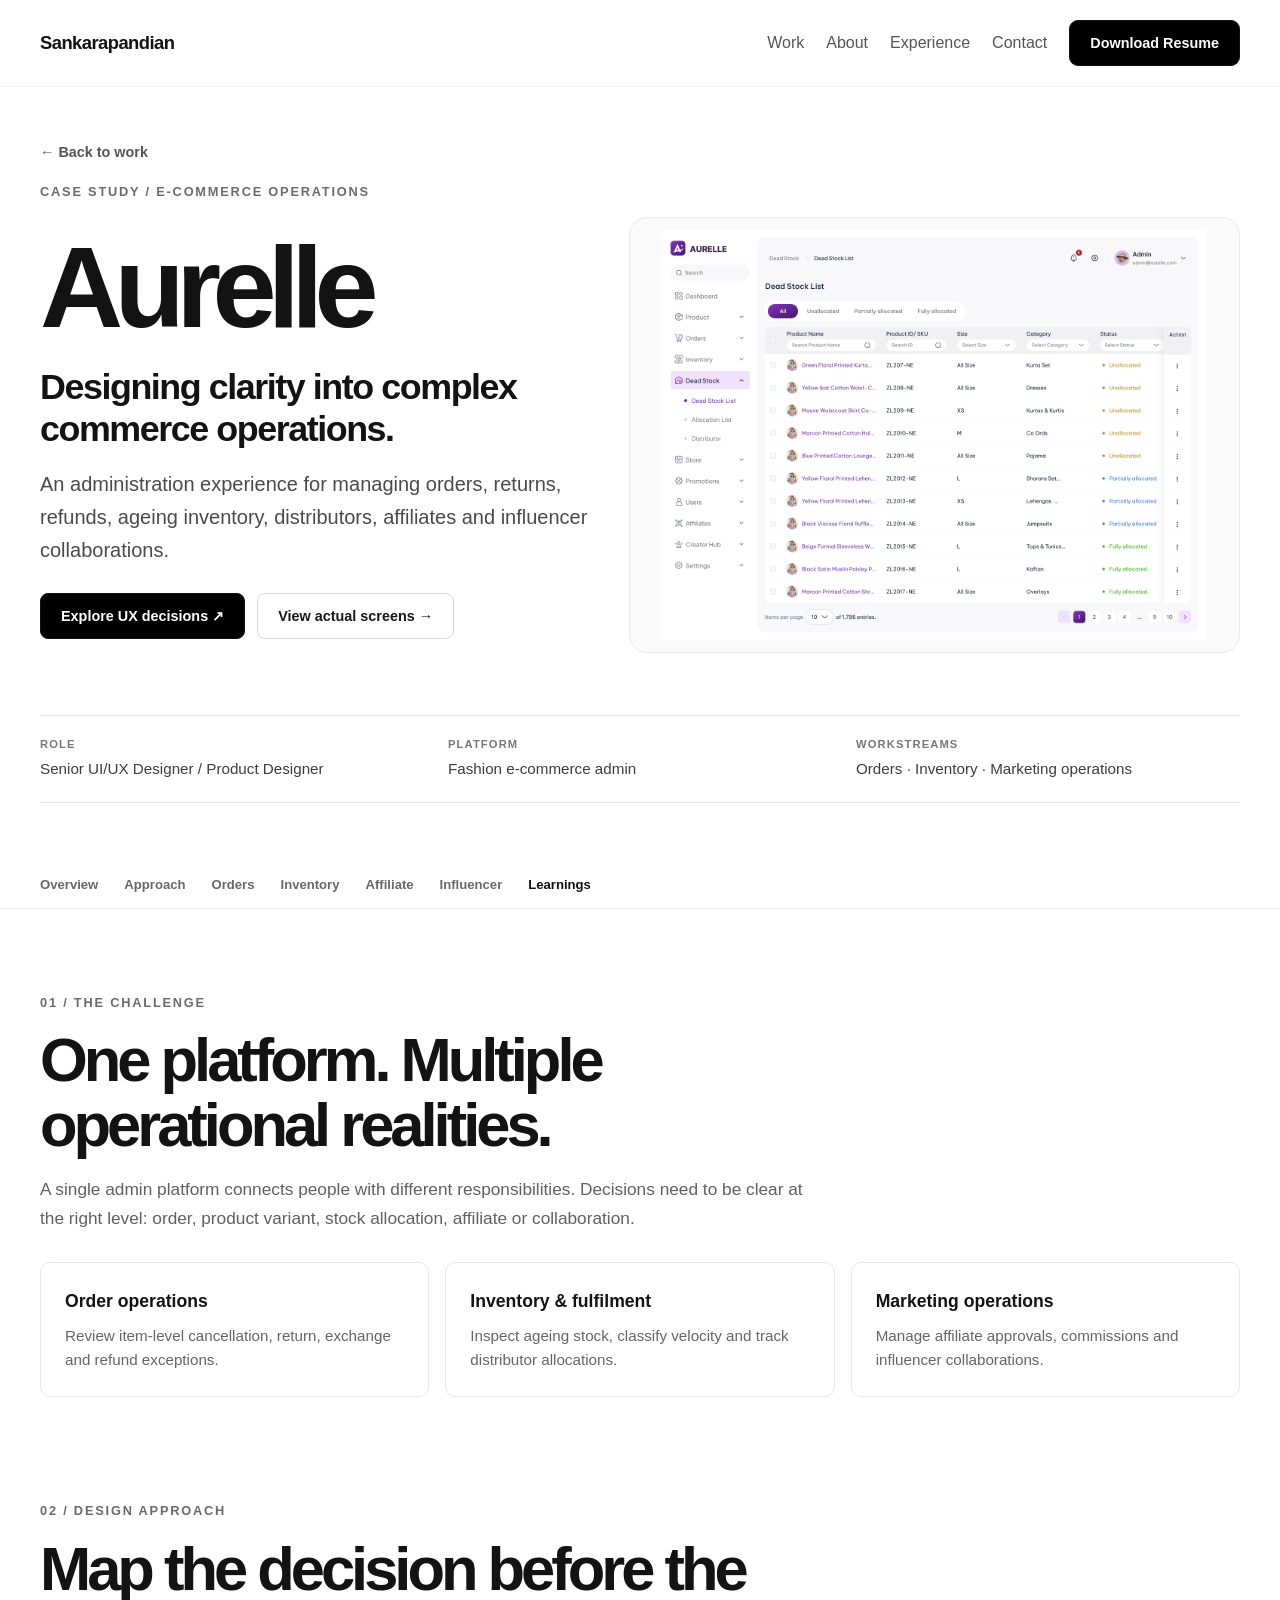
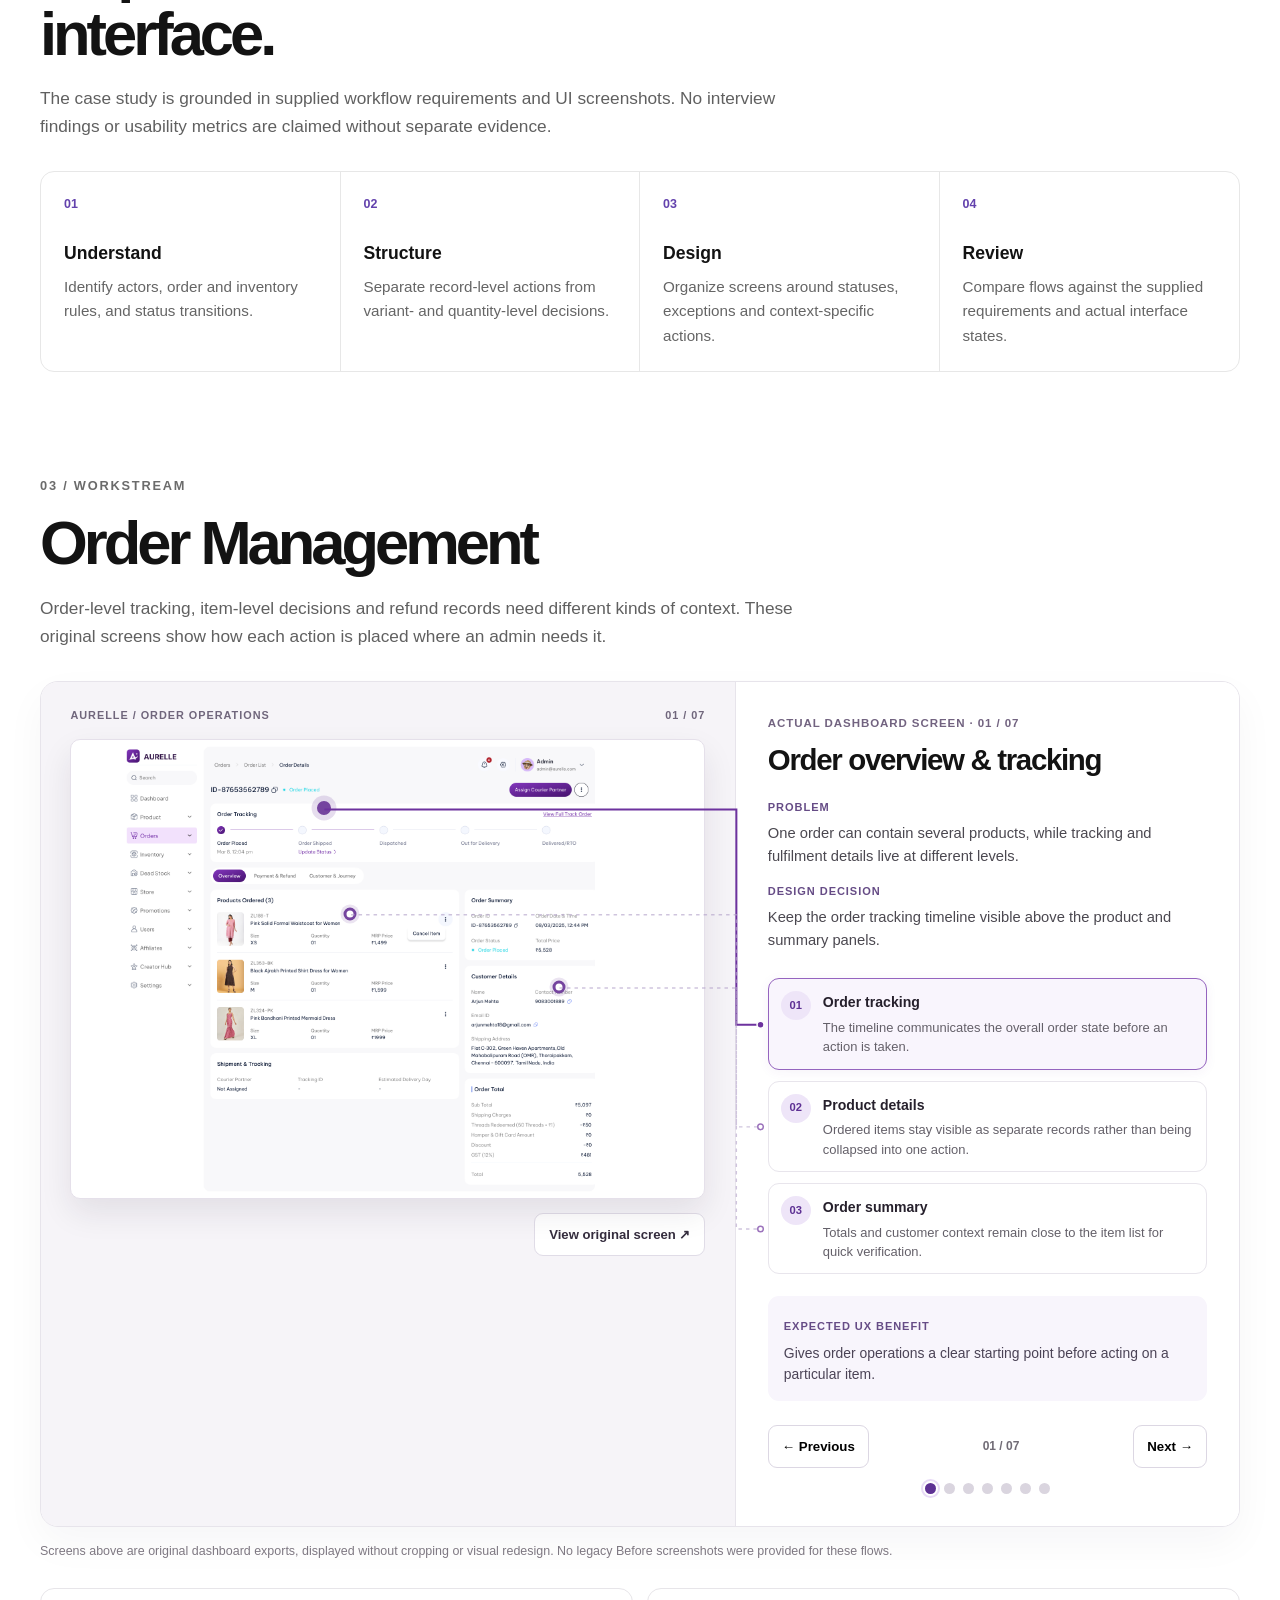
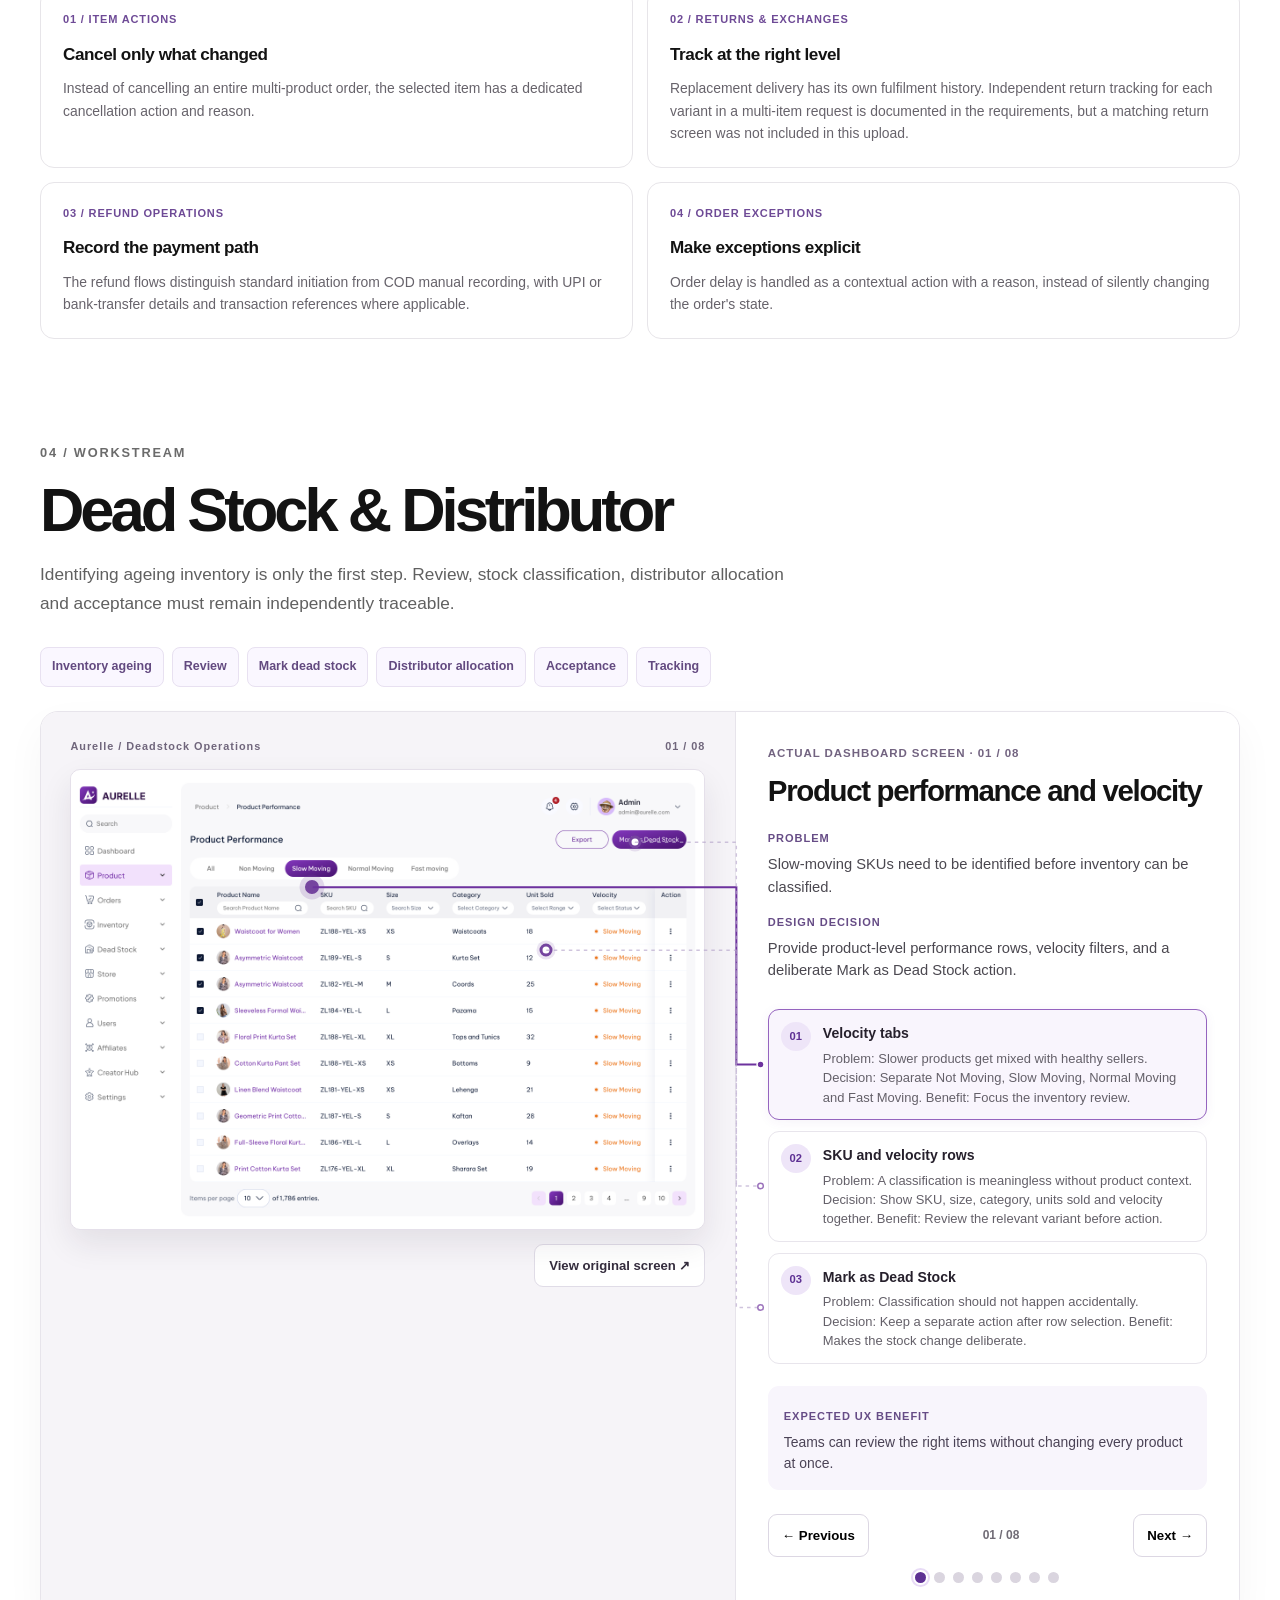
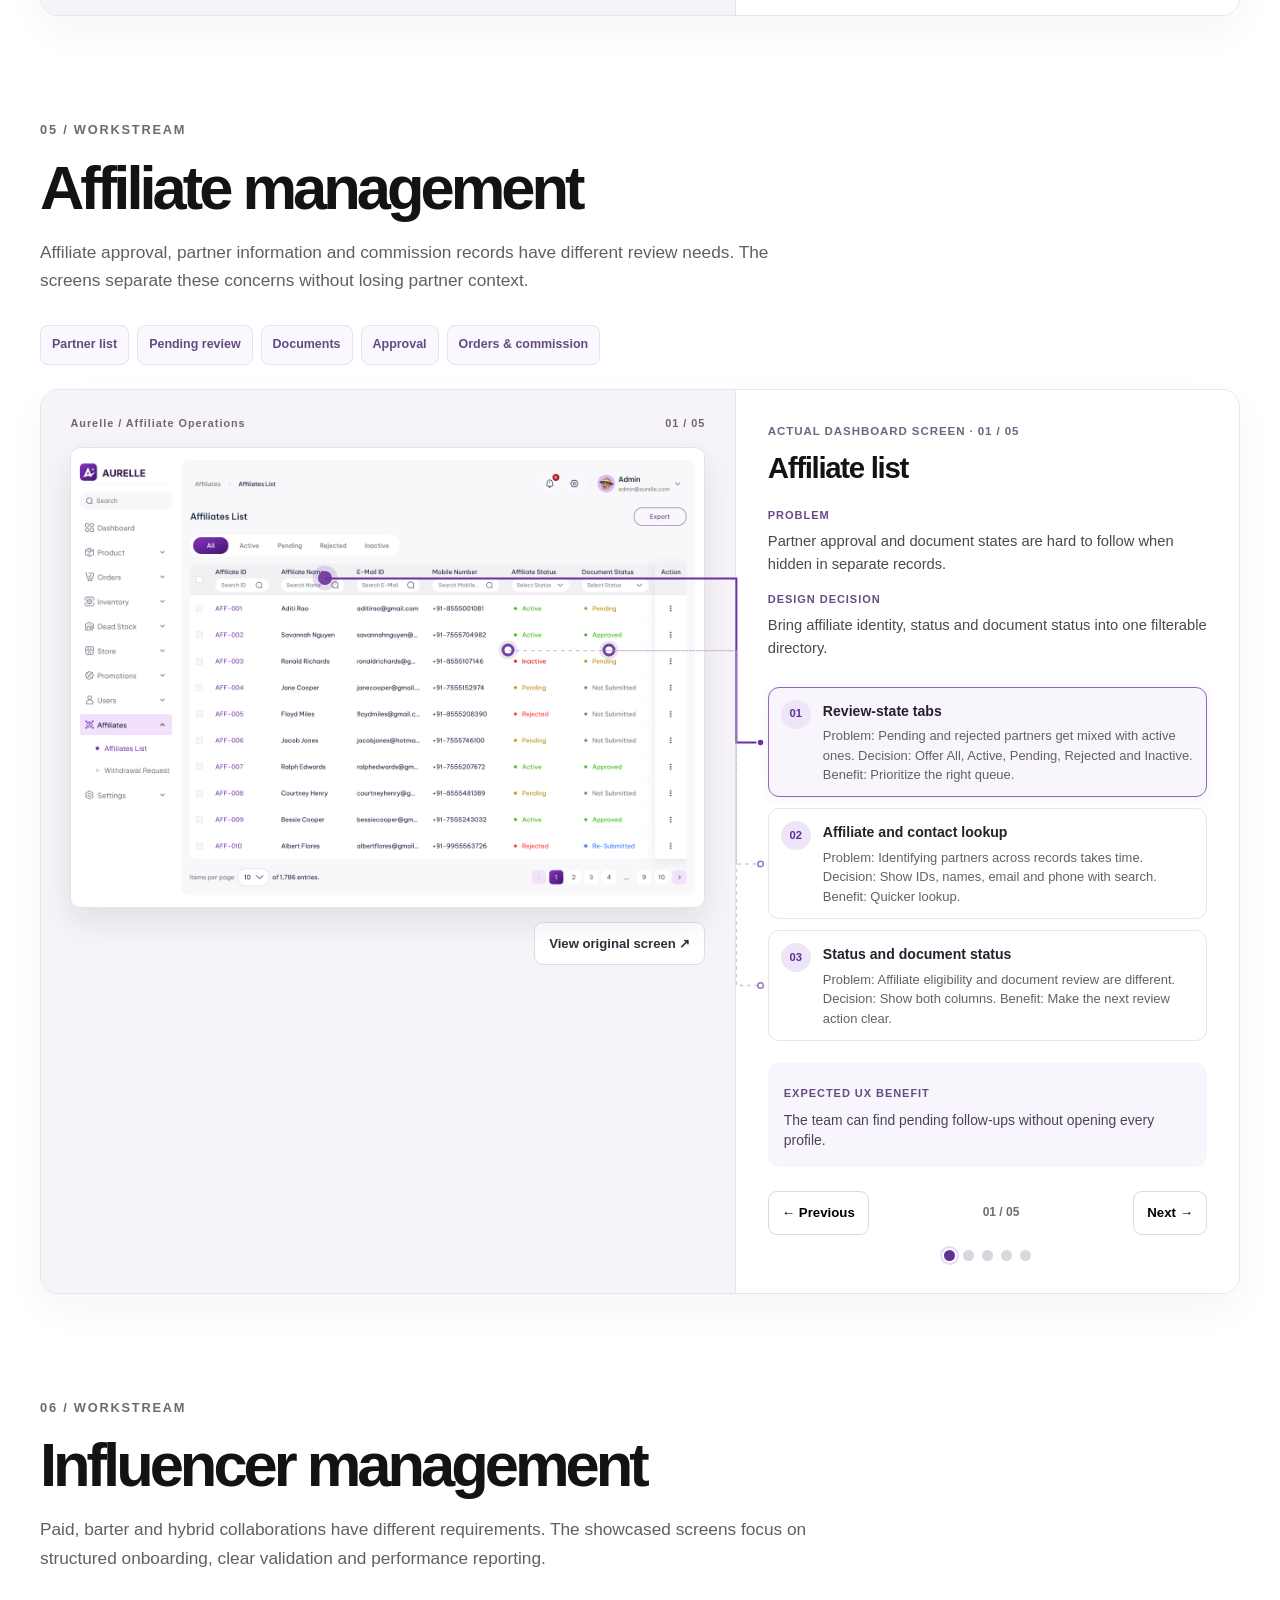
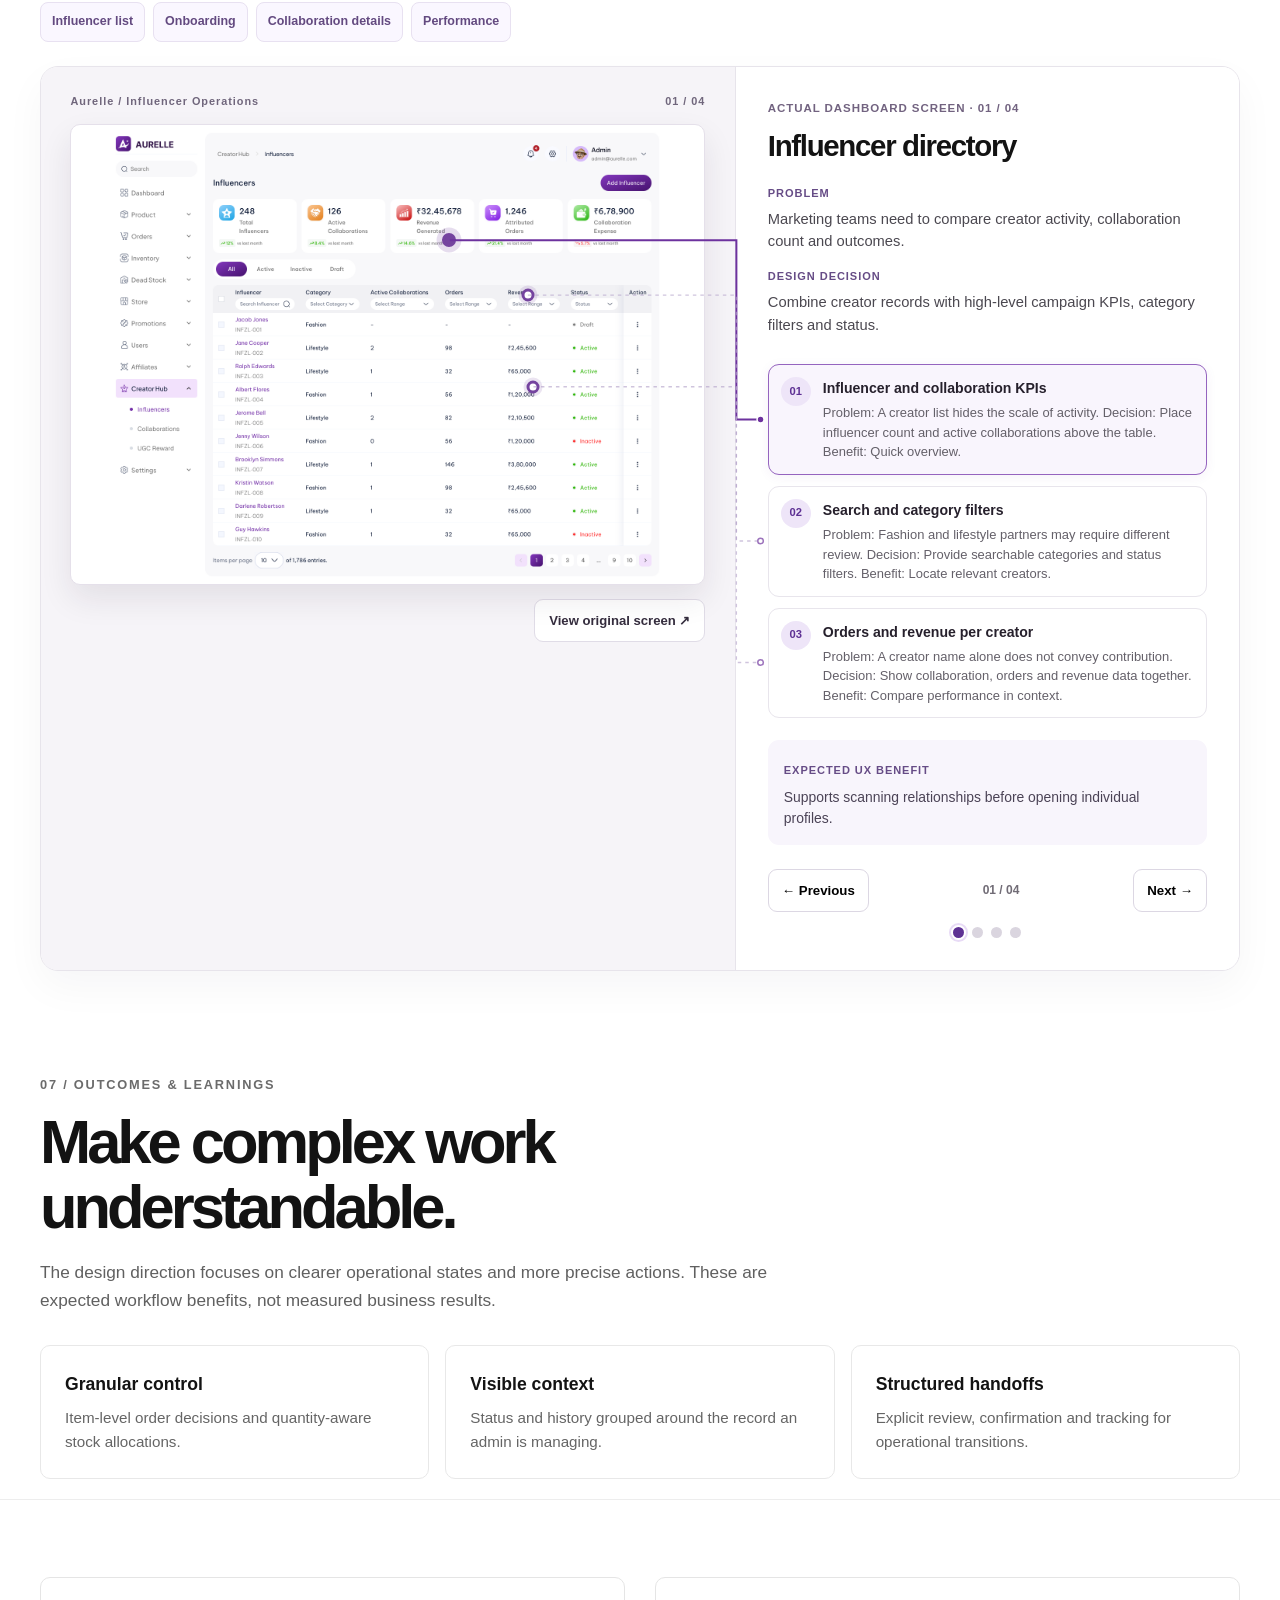
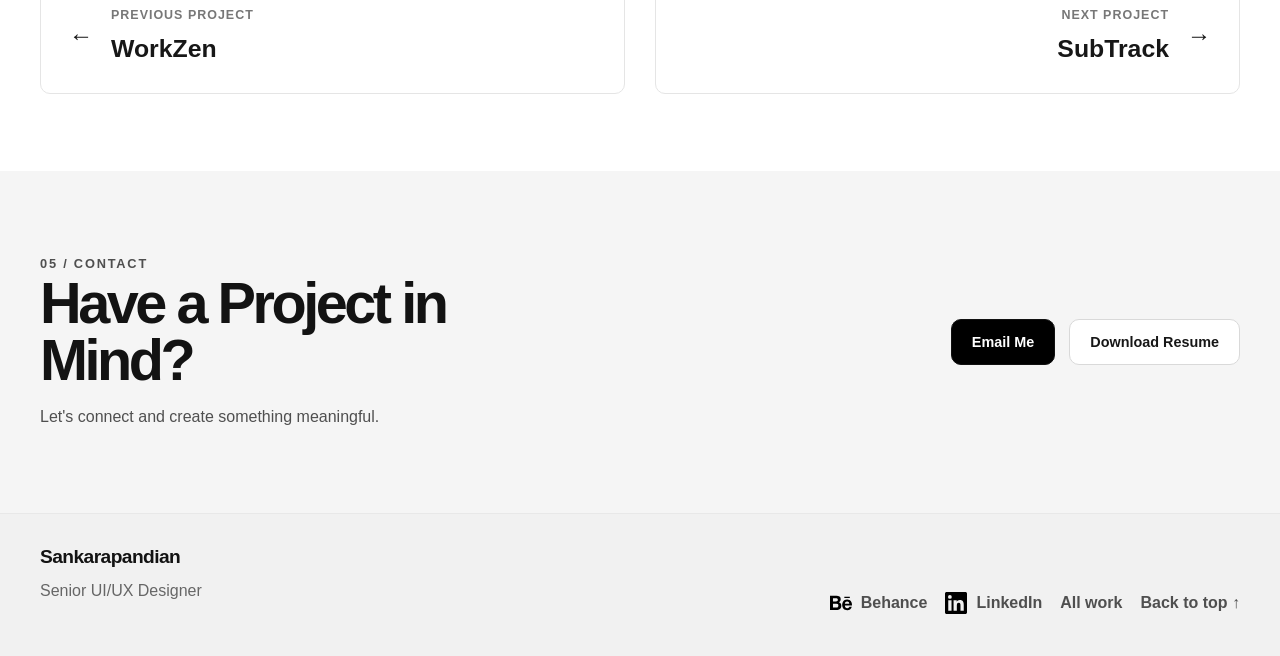
<file: zlaata.html>
<!DOCTYPE html>

<html lang="en"><head><meta charset="utf-8"/><meta content="width=device-width,initial-scale=1" name="viewport"/><meta content="#FFFFFF" name="theme-color"/><meta content="Aurelle e-commerce admin dashboard UX case study: order operations, dead stock, distributors, affiliates and influencers." name="description"/><title>Aurelle — E-commerce Admin UX Case Study | Sankarapandian</title><link href="styles.css" rel="stylesheet"/><link href="portfolio-interactions.css" rel="stylesheet"/><link href="aurelle-case-study.css" rel="stylesheet"/><script defer="" src="script.js"></script><script defer="" src="portfolio-interactions.js"></script><script defer="" src="aurelle-case-study.js"></script><link href="aurelle-order-showcase.css" rel="stylesheet"/><script defer="True" src="aurelle-order-showcase.js"></script><link href="aurelle-modules-showcase.css" rel="stylesheet"/><script defer="True" src="aurelle-modules-showcase.js"></script><link href="portfolio-refinements.css" rel="stylesheet"/><link href="project-navigation.css" rel="stylesheet"/><script defer="" src="project-navigation.js"></script><link href="https://sankarapandianbalamurugan.github.io/Portfolio/zlaata.html" rel="canonical"/><meta content="Aurelle — E-commerce Admin UX Case Study | Sankarapandian" property="og:title"/><meta content="Aurelle e-commerce admin dashboard UX case study: order operations, dead stock, distributors, affiliates and influencers." property="og:description"/><meta content="https://sankarapandianbalamurugan.github.io/Portfolio/assets/previews/aurelle-preview.png" property="og:image"/><meta content="https://sankarapandianbalamurugan.github.io/Portfolio/zlaata.html" property="og:url"/><meta content="article" property="og:type"/><meta content="summary_large_image" name="twitter:card"/><meta content="Aurelle — E-commerce Admin UX Case Study | Sankarapandian" name="twitter:title"/><meta content="Aurelle e-commerce admin dashboard UX case study: order operations, dead stock, distributors, affiliates and influencers." name="twitter:description"/><meta content="https://sankarapandianbalamurugan.github.io/Portfolio/assets/previews/aurelle-preview.png" name="twitter:image"/><link href="assets/favicon.svg" rel="icon" type="image/svg+xml"/><link href="assets/favicon-32.png" rel="icon" sizes="32x32" type="image/png"/><link href="assets/favicon-16.png" rel="icon" sizes="16x16" type="image/png"/><link href="assets/apple-touch-icon.png" rel="apple-touch-icon" sizes="180x180"/></head>
<body id="top"><header class="site-header"><div class="wrap nav"><a class="brand" href="index.html">Sankarapandian</a><button aria-controls="primary-menu" aria-expanded="false" aria-label="Open navigation" class="menu-toggle">☰</button><nav class="nav-links" id="primary-menu"><a href="index.html#work">Work</a><a href="index.html#about">About</a><a href="index.html#experience">Experience</a><a href="index.html#contact">Contact</a><a class="nav-resume" download="" href="assets/Sankarapandian_Resume.pdf">Download Resume</a></nav></div></header>
<main class="au-page"><section class="au-hero wrap"><a class="back-link" href="work.html">← Back to work</a><p class="eyebrow">CASE STUDY / E-COMMERCE OPERATIONS</p><div class="au-hero-grid"><div><h1>Aurelle</h1><p class="au-subtitle">Designing clarity into complex commerce operations.</p><p class="lede">An administration experience for managing orders, returns, refunds, ageing inventory, distributors, affiliates and influencer collaborations.</p><div class="au-hero-actions"><a class="btn btn-primary" href="#orders">Explore UX decisions ↗</a><a class="btn btn-secondary" href="#deadstock">View actual screens →</a></div></div><div class="au-hero-image"><img alt="Aurelle dead stock list from the original Figma screenshots" loading="eager" src="assets/aurelle/deadstock-02.png"/></div></div><div class="au-overview-meta"><span><strong>ROLE</strong>Senior UI/UX Designer / Product Designer</span><span><strong>PLATFORM</strong>Fashion e-commerce admin</span><span><strong>WORKSTREAMS</strong>Orders · Inventory · Marketing operations</span></div></section>
<nav aria-label="Aurelle case study sections" class="au-sticky"><div class="wrap"><a href="#overview">Overview</a><a href="#research">Approach</a><a href="#orders">Orders</a><a href="#deadstock">Inventory</a><a href="#affiliate">Affiliate</a><a href="#influencer">Influencer</a><a href="#outcomes">Learnings</a></div></nav>
<section class="au-section wrap" id="overview"><div class="au-section-intro"><p class="eyebrow">01 / THE CHALLENGE</p><h2>One platform. Multiple operational realities.</h2><p>A single admin platform connects people with different responsibilities. Decisions need to be clear at the right level: order, product variant, stock allocation, affiliate or collaboration.</p></div><div class="au-role-grid"><article><h3>Order operations</h3><p>Review item-level cancellation, return, exchange and refund exceptions.</p></article><article><h3>Inventory &amp; fulfilment</h3><p>Inspect ageing stock, classify velocity and track distributor allocations.</p></article><article><h3>Marketing operations</h3><p>Manage affiliate approvals, commissions and influencer collaborations.</p></article></div></section>
<section class="au-section wrap" id="research"><div class="au-section-intro"><p class="eyebrow">02 / DESIGN APPROACH</p><h2>Map the decision before the interface.</h2><p>The case study is grounded in supplied workflow requirements and UI screenshots. No interview findings or usability metrics are claimed without separate evidence.</p></div><div class="au-process"><div><strong>01</strong><h3>Understand</h3><p>Identify actors, order and inventory rules, and status transitions.</p></div><div><strong>02</strong><h3>Structure</h3><p>Separate record-level actions from variant- and quantity-level decisions.</p></div><div><strong>03</strong><h3>Design</h3><p>Organize screens around statuses, exceptions and context-specific actions.</p></div><div><strong>04</strong><h3>Review</h3><p>Compare flows against the supplied requirements and actual interface states.</p></div></div></section>
<section class="au-section wrap" id="orders">
<div class="au-section-intro"><p class="eyebrow">03 / WORKSTREAM</p><h2>Order Management</h2><p>Order-level tracking, item-level decisions and refund records need different kinds of context. These original screens show how each action is placed where an admin needs it.</p></div>
<div aria-label="Aurelle Order Management interactive screen showcase" aria-roledescription="carousel" class="au-order-frame" id="au-order-story" tabindex="0">
<div class="au-order-stage">
<div class="au-order-stage-top"><span class="au-order-stage-label">AURELLE / ORDER OPERATIONS</span><span aria-live="polite" class="au-order-stage-count">01 / 07</span></div>
<div class="au-order-screen"><img alt="Original Aurelle Order Details overview dashboard" class="au-order-screen-img" decoding="async" height="2744" loading="eager" src="assets/aurelle/orders/order-overview.png" width="3204"/><div aria-label="Select an annotation on the dashboard" class="au-order-hotspots"></div></div>
<button aria-label="Enlarge original Order Management screenshot" class="au-order-zoom" type="button">View original screen <span aria-hidden="true">↗</span></button>
</div>
<div class="au-order-story">
<div class="au-order-tag">ACTUAL DASHBOARD SCREEN · <span class="au-order-index">01 / 07</span></div>
<h3 class="au-order-title">Order overview &amp; tracking</h3>
<p class="au-order-problem"><strong>PROBLEM</strong><span class="au-order-problem-text">Admins need both the order's progress and individual product context.</span></p>
<p class="au-order-choice"><strong>DESIGN DECISION</strong><span class="au-order-choice-text">Keep the tracking timeline separate from product-level information.</span></p>
<div aria-label="Screen annotations" class="au-order-annotation-list" role="group"></div>
<div class="au-order-benefit"><strong>EXPECTED UX BENEFIT</strong><p class="au-order-benefit-text">Makes the state of the order easier to scan without opening multiple screens.</p></div>
<div class="au-order-navigation"><button class="au-order-prev" type="button">← Previous</button><span aria-live="polite" class="au-order-page">01 / 07</span><button class="au-order-next" type="button">Next →</button></div>
<div aria-label="Select Order Management screen" class="au-order-pagination" role="group"></div>
</div>
</div>
<p class="au-order-evidence">Screens above are original dashboard exports, displayed without cropping or visual redesign. No legacy Before screenshots were provided for these flows.</p>
<div class="au-order-insights"><article><span>01 / ITEM ACTIONS</span><h3>Cancel only what changed</h3><p>Instead of cancelling an entire multi-product order, the selected item has a dedicated cancellation action and reason.</p></article><article><span>02 / RETURNS &amp; EXCHANGES</span><h3>Track at the right level</h3><p>Replacement delivery has its own fulfilment history. Independent return tracking for each variant in a multi-item request is documented in the requirements, but a matching return screen was not included in this upload.</p></article><article><span>03 / REFUND OPERATIONS</span><h3>Record the payment path</h3><p>The refund flows distinguish standard initiation from COD manual recording, with UPI or bank-transfer details and transaction references where applicable.</p></article><article><span>04 / ORDER EXCEPTIONS</span><h3>Make exceptions explicit</h3><p>Order delay is handled as a contextual action with a reason, instead of silently changing the order's state.</p></article></div>
</section>
<section class="au-section wrap" id="deadstock"><div class="au-section-intro"><p class="eyebrow">04 / WORKSTREAM</p><h2>Dead Stock &amp; Distributor</h2><p>Identifying ageing inventory is only the first step. Review, stock classification, distributor allocation and acceptance must remain independently traceable.</p></div><div aria-label="Dead Stock &amp; Distributor workflow" class="au-flow"><span>Inventory ageing</span><span>Review</span><span>Mark dead stock</span><span>Distributor allocation</span><span>Acceptance</span><span>Tracking</span></div><div aria-label="Aurelle deadstock UX screenshot presentation" aria-roledescription="carousel" class="au-order-frame au-unified" id="au-unified-deadstock" tabindex="0">
<div class="au-order-stage"><div class="au-order-stage-top"><span class="au-order-stage-label">Aurelle / Deadstock Operations</span><span aria-live="polite" class="au-order-stage-count">01 / 08</span></div>
<div class="au-order-screen"><img alt="Original Aurelle deadstock dashboard" class="au-order-screen-img" decoding="async" loading="lazy" src="assets/aurelle/deadstock-01.png"/><div aria-label="Choose dashboard annotations" class="au-order-hotspots"></div></div>
<button aria-label="Enlarge original screenshot" class="au-order-zoom" type="button">View original screen ↗</button></div>
<div class="au-order-story"><div class="au-order-tag">ACTUAL DASHBOARD SCREEN · <span class="au-order-index">01 / 08</span></div><h3 class="au-order-title"></h3>
<p class="au-order-problem"><strong>PROBLEM</strong><span class="au-order-problem-text"></span></p>
<p class="au-order-choice"><strong>DESIGN DECISION</strong><span class="au-order-choice-text"></span></p>
<div aria-label="External UX annotations" class="au-order-annotation-list" role="group"></div>
<div class="au-order-benefit"><strong>EXPECTED UX BENEFIT</strong><p class="au-order-benefit-text"></p></div>
<div class="au-order-navigation"><button class="au-order-prev" type="button">← Previous</button><span aria-live="polite" class="au-order-page">01 / 08</span><button class="au-order-next" type="button">Next →</button></div>
<div aria-label="Select screenshot" class="au-order-pagination" role="group"></div></div></div></section><section class="au-section wrap" id="affiliate"><div class="au-section-intro"><p class="eyebrow">05 / WORKSTREAM</p><h2>Affiliate management</h2><p>Affiliate approval, partner information and commission records have different review needs. The screens separate these concerns without losing partner context.</p></div><div aria-label="Affiliate management workflow" class="au-flow"><span>Partner list</span><span>Pending review</span><span>Documents</span><span>Approval</span><span>Orders &amp; commission</span></div><div aria-label="Aurelle affiliate UX screenshot presentation" aria-roledescription="carousel" class="au-order-frame au-unified" id="au-unified-affiliate" tabindex="0">
<div class="au-order-stage"><div class="au-order-stage-top"><span class="au-order-stage-label">Aurelle / Affiliate Operations</span><span aria-live="polite" class="au-order-stage-count">01 / 05</span></div>
<div class="au-order-screen"><img alt="Original Aurelle affiliate dashboard" class="au-order-screen-img" decoding="async" loading="lazy" src="assets/aurelle/affiliate-01.png"/><div aria-label="Choose dashboard annotations" class="au-order-hotspots"></div></div>
<button aria-label="Enlarge original screenshot" class="au-order-zoom" type="button">View original screen ↗</button></div>
<div class="au-order-story"><div class="au-order-tag">ACTUAL DASHBOARD SCREEN · <span class="au-order-index">01 / 05</span></div><h3 class="au-order-title"></h3>
<p class="au-order-problem"><strong>PROBLEM</strong><span class="au-order-problem-text"></span></p>
<p class="au-order-choice"><strong>DESIGN DECISION</strong><span class="au-order-choice-text"></span></p>
<div aria-label="External UX annotations" class="au-order-annotation-list" role="group"></div>
<div class="au-order-benefit"><strong>EXPECTED UX BENEFIT</strong><p class="au-order-benefit-text"></p></div>
<div class="au-order-navigation"><button class="au-order-prev" type="button">← Previous</button><span aria-live="polite" class="au-order-page">01 / 05</span><button class="au-order-next" type="button">Next →</button></div>
<div aria-label="Select screenshot" class="au-order-pagination" role="group"></div></div></div></section><section class="au-section wrap" id="influencer"><div class="au-section-intro"><p class="eyebrow">06 / WORKSTREAM</p><h2>Influencer management</h2><p>Paid, barter and hybrid collaborations have different requirements. The showcased screens focus on structured onboarding, clear validation and performance reporting.</p></div><div aria-label="Influencer management workflow" class="au-flow"><span>Influencer list</span><span>Onboarding</span><span>Collaboration details</span><span>Performance</span></div><div aria-label="Aurelle influencer UX screenshot presentation" aria-roledescription="carousel" class="au-order-frame au-unified" id="au-unified-influencer" tabindex="0">
<div class="au-order-stage"><div class="au-order-stage-top"><span class="au-order-stage-label">Aurelle / Influencer Operations</span><span aria-live="polite" class="au-order-stage-count">01 / 04</span></div>
<div class="au-order-screen"><img alt="Original Aurelle influencer dashboard" class="au-order-screen-img" decoding="async" loading="lazy" src="assets/aurelle/influencer-01.png"/><div aria-label="Choose dashboard annotations" class="au-order-hotspots"></div></div>
<button aria-label="Enlarge original screenshot" class="au-order-zoom" type="button">View original screen ↗</button></div>
<div class="au-order-story"><div class="au-order-tag">ACTUAL DASHBOARD SCREEN · <span class="au-order-index">01 / 04</span></div><h3 class="au-order-title"></h3>
<p class="au-order-problem"><strong>PROBLEM</strong><span class="au-order-problem-text"></span></p>
<p class="au-order-choice"><strong>DESIGN DECISION</strong><span class="au-order-choice-text"></span></p>
<div aria-label="External UX annotations" class="au-order-annotation-list" role="group"></div>
<div class="au-order-benefit"><strong>EXPECTED UX BENEFIT</strong><p class="au-order-benefit-text"></p></div>
<div class="au-order-navigation"><button class="au-order-prev" type="button">← Previous</button><span aria-live="polite" class="au-order-page">01 / 04</span><button class="au-order-next" type="button">Next →</button></div>
<div aria-label="Select screenshot" class="au-order-pagination" role="group"></div></div></div></section>
<section class="au-section wrap" id="outcomes"><div class="au-section-intro"><p class="eyebrow">07 / OUTCOMES &amp; LEARNINGS</p><h2>Make complex work understandable.</h2><p>The design direction focuses on clearer operational states and more precise actions. These are expected workflow benefits, not measured business results.</p></div><div class="au-role-grid"><article><h3>Granular control</h3><p>Item-level order decisions and quantity-aware stock allocations.</p></article><article><h3>Visible context</h3><p>Status and history grouped around the record an admin is managing.</p></article><article><h3>Structured handoffs</h3><p>Explicit review, confirmation and tracking for operational transitions.</p></article></div></section><section aria-label="Project navigation" class="portfolio-project-navigation" data-project-navigation=""><div class="wrap portfolio-project-navigation__inner"><a aria-label="Previous project: WorkZen" class="portfolio-project-navigation__link portfolio-project-navigation__link--previous" href="workzen.html"><span aria-hidden="true" class="portfolio-project-navigation__arrow">←</span><span class="portfolio-project-navigation__copy"><span class="portfolio-project-navigation__label">Previous Project</span><span class="portfolio-project-navigation__name">WorkZen</span></span></a><a aria-label="Next project: SubTrack" class="portfolio-project-navigation__link portfolio-project-navigation__link--next" href="subtrack.html"><span class="portfolio-project-navigation__copy"><span class="portfolio-project-navigation__label">Next Project</span><span class="portfolio-project-navigation__name">SubTrack</span></span><span aria-hidden="true" class="portfolio-project-navigation__arrow">→</span></a></div></section></main><section class="section section-white contact-section" id="contact">
<div class="wrap contact-grid">
<div class="reveal">
<p class="eyebrow">05 / CONTACT</p>
<h2>Have a Project in Mind?</h2>
<p>Let's connect and create something meaningful.</p>
</div>
<div class="contact-actions reveal">
<a aria-label="Email Me — compose an email in Gmail (opens in a new tab)" class="btn btn-primary" href="https://mail.google.com/mail/?view=cm&amp;fs=1&amp;to=sankarapandianbalamurugan%40gmail.com&amp;su=Senior%20Product%20Designer%20Opportunity" rel="noopener noreferrer" target="_blank">Email Me</a>
<a class="btn btn-secondary" download="Sankarapandian_Resume.pdf" href="assets/Sankarapandian_Resume.pdf">Download Resume</a>
</div>
</div>
</section><footer class="site-footer section-white"><div class="wrap footer-grid"><div><div class="footer-name">Sankarapandian</div><p>Senior UI/UX Designer</p></div><div class="footer-socials"><a aria-label="Open Sankarapandian Behance profile in a new tab" href="https://www.behance.net/sankarapandian" rel="noopener noreferrer" target="_blank"><img alt="Behance" class="social-brand-logo" height="24" src="assets/icon-behance.svg" width="24"/><span>Behance</span></a><a aria-label="Open Sankarapandian LinkedIn profile in a new tab" href="https://www.linkedin.com/in/sankarapandian27/" rel="noopener noreferrer" target="_blank"><img alt="LinkedIn" class="social-brand-logo" height="24" src="assets/icon-linkedin.svg" width="24"/><span>LinkedIn</span></a><a href="index.html#work">All work</a><a href="#top">Back to top ↑</a></div></div></footer></body></html>
</file>
<file: styles.css>
:root{
  --bg:#FFFFFF;
  --surface:#FFFFFF;
  --surface-soft:#FAFAFA;
  --surface-muted:#F7F7F7;
  --border:#E8E8E8;
  --border-strong:#D9D9D9;
  --text:#131313;
  --text-soft:#555555;
  --text-muted:#6B6B6B;
  --accent:#111111;
  --shadow:0 18px 50px rgba(17,17,17,.06);
  --shadow-soft:0 8px 24px rgba(17,17,17,.05);
  --radius:24px;
  --radius-lg:34px;
  --max:1200px;
  --header-h:86px;
  --transition:220ms cubic-bezier(.2,.8,.2,1);
}
*{box-sizing:border-box}
html{scroll-behavior:smooth}
body{margin:0;font-family:Inter,Geist,Arial,sans-serif;background:var(--bg);color:var(--text);line-height:1.6;-webkit-font-smoothing:antialiased;text-rendering:optimizeLegibility}
a{color:inherit;text-decoration:none}
img{max-width:100%;display:block}
button,input,textarea,select{font:inherit}
.skip-link{position:absolute;left:-9999px;top:auto;width:1px;height:1px;overflow:hidden}.skip-link:focus{left:16px;top:16px;width:auto;height:auto;background:#111;color:#fff;padding:10px 14px;border-radius:12px;z-index:999}
.wrap{width:min(calc(100% - 40px),var(--max));margin:0 auto}
.site-header{position:sticky;top:0;z-index:100;background:rgba(255,255,255,.92);backdrop-filter:blur(16px);border-bottom:1px solid rgba(0,0,0,.05)}
.nav{display:flex;align-items:center;justify-content:space-between;gap:24px;min-height:var(--header-h)}
.brand{font-size:1.15rem;font-weight:700;letter-spacing:-.03em}
.nav-links{display:flex;align-items:center;gap:22px}
.nav-links a{position:relative;color:var(--text-soft);font-weight:500}
.nav-links a:hover,.nav-links a:focus-visible{color:var(--text)}
.nav-links a:not(.nav-resume)::after{content:"";position:absolute;left:0;bottom:-6px;width:100%;height:1px;background:#111;transform:scaleX(0);transform-origin:right;transition:transform var(--transition)}
.nav-links a:not(.nav-resume):hover::after,.nav-links a:not(.nav-resume):focus-visible::after{transform:scaleX(1);transform-origin:left}
.nav-resume,.btn{display:inline-flex;align-items:center;justify-content:center;gap:10px;border-radius:999px;transition:transform var(--transition),background var(--transition),color var(--transition),border-color var(--transition),box-shadow var(--transition);font-weight:600}
.nav-resume{padding:12px 18px;background:#111;color:#fff}
.nav-resume:hover,.nav-resume:focus-visible{transform:translateY(-1px);box-shadow:var(--shadow)}
.download-icon{width:18px;height:18px;flex:0 0 auto}
.menu-toggle{display:none;border:0;background:#fff;border-radius:14px;padding:10px 12px;font-size:1.35rem;line-height:1;color:#111;box-shadow:var(--shadow-soft)}
.section{padding:110px 0;background:#fff}
.hero{padding:82px 0 90px;background:#fff}
.hero-grid{display:grid;grid-template-columns:minmax(0,1.1fr) minmax(320px,.82fr);align-items:center;gap:52px}
.eyebrow{font-size:.8rem;font-weight:700;letter-spacing:.14em;text-transform:uppercase;color:#6B6B6B;margin:0 0 14px}
.hero-role{font-size:.92rem;font-weight:600;letter-spacing:.1em;text-transform:uppercase;color:#525252;margin:0 0 18px}
h1{font-size:clamp(3rem,7vw,6rem);line-height:.95;letter-spacing:-.08em;margin:0 0 22px;font-weight:800;max-width:10ch}
.hero-period{color:#111}
.hero-summary{font-size:clamp(1.06rem,1.9vw,1.24rem);max-width:60ch;color:#484848;margin:0 0 28px}
.btn{padding:15px 24px;border:1px solid transparent;cursor:pointer}
.btn-primary{background:#111;color:#fff}.btn-primary:hover,.btn-primary:focus-visible{transform:translateY(-2px);box-shadow:var(--shadow)}
.btn-secondary{background:#fff;color:#111;border-color:var(--border-strong)}.btn-secondary:hover,.btn-secondary:focus-visible{background:#111;color:#fff;transform:translateY(-2px)}
.hero-photo{display:flex;justify-content:flex-end}
.photo-frame{position:relative;border-radius:34px;overflow:hidden;background:#fff;border:1px solid var(--border);box-shadow:var(--shadow);max-width:520px;width:100%;aspect-ratio:5/6}
.photo-frame img{width:100%;height:100%;object-fit:cover;object-position:center 24%}
.section-head{display:grid;gap:8px;margin-bottom:36px;max-width:780px}.section-head h2{font-size:clamp(2rem,4.3vw,4rem);line-height:1;letter-spacing:-.06em;margin:0}.section-head p{margin:0;color:var(--text-soft);max-width:60ch}
.project-list{display:grid;grid-template-columns:1fr;gap:28px}
.project-card{display:grid;grid-template-columns:minmax(0,1.05fr) minmax(280px,.95fr);align-items:center;gap:28px;padding:26px;border:1px solid var(--border);border-radius:32px;background:#fff;box-shadow:var(--shadow-soft);transition:transform var(--transition),box-shadow var(--transition),border-color var(--transition)}
.project-card:hover,.project-card:focus-visible{transform:translateY(-4px);box-shadow:var(--shadow);border-color:#DADADA}
.project-visual{background:#fff;border:1px solid var(--border);border-radius:24px;padding:16px;display:flex;align-items:center;justify-content:center;min-height:360px;overflow:hidden}
.project-visual img{width:100%;height:auto;transition:transform 300ms ease}
.project-card:hover .project-visual img{transform:scale(1.02)}
.project-visual-phone{padding:24px;min-height:420px}
.project-content h3{font-size:clamp(1.6rem,2.5vw,2.35rem);letter-spacing:-.04em;margin:10px 0 10px;line-height:1.05}.project-content p{margin:0;color:#474747;font-size:1rem;max-width:58ch}
.project-meta{display:grid;gap:6px}.project-logo-text{font-size:1rem;font-weight:700}.project-category{font-size:.92rem;color:var(--text-muted)}
.tag-row{display:flex;flex-wrap:wrap;gap:10px;margin-top:18px}.tag-row span{padding:8px 12px;border-radius:999px;border:1px solid var(--border);background:#fff;font-size:.82rem;font-weight:600;color:#4a4a4a}
.asset-note{display:block;margin-top:14px;color:#818181;font-size:.85rem}
.service-rows{display:grid;gap:18px}
.service-row{display:grid;grid-template-columns:80px minmax(0,1fr) 220px;gap:24px;padding:22px 0;border-top:1px solid var(--border);align-items:flex-start}.service-row:last-child{border-bottom:1px solid var(--border)}
.service-row span{font-weight:700;color:#848484}.service-row h3{margin:0 0 6px;font-size:1.3rem;letter-spacing:-.03em}.service-row p{margin:0;color:#4c4c4c}.service-row small{display:block;text-align:right;color:#6d6d6d;font-weight:700;letter-spacing:.08em}
.about-grid{display:grid;grid-template-columns:minmax(0,.95fr) minmax(0,1.05fr);gap:46px;align-items:start}.about-grid h2{font-size:clamp(2rem,4vw,4rem);line-height:1;letter-spacing:-.06em;margin:0}
.about-copy p{margin:0 0 16px}.about-lead{font-size:1.16rem;color:#2d2d2d;font-weight:500}.proof-grid{display:grid;grid-template-columns:repeat(2,minmax(0,1fr));gap:18px;margin:26px 0 10px}.proof-grid div{border:1px solid var(--border);border-radius:24px;padding:20px;background:#fff}.proof-grid strong{display:block;font-size:2rem;line-height:1;letter-spacing:-.06em}.proof-grid span{display:block;margin-top:8px;color:#666}
.tools-block{margin-top:26px}.tools-block h3{margin:0 0 16px;font-size:1.1rem}.tool-grid{display:grid;grid-template-columns:repeat(5,minmax(0,1fr));gap:14px}.tool-item{display:flex;flex-direction:column;align-items:center;justify-content:center;gap:10px;border:1px solid var(--border);border-radius:22px;padding:18px 12px;background:#fff;min-height:110px}.tool-item span{font-weight:600;color:#4e4e4e;font-size:.95rem}
.timeline{display:grid;gap:18px}.timeline-item{display:grid;grid-template-columns:180px minmax(0,1fr);gap:26px;padding:22px 0;border-top:1px solid var(--border)}.timeline-item:last-child{border-bottom:1px solid var(--border)}.timeline-date{font-weight:700;color:#646464}.timeline-company{display:flex;align-items:center;gap:16px;margin-bottom:10px}.timeline-company img{width:44px;height:44px;object-fit:contain;border-radius:12px;border:1px solid var(--border);background:#fff;padding:2px}.timeline-content h3{margin:0 0 2px;font-size:1.18rem}.timeline-content p{margin:0;font-weight:600}.timeline-content small{color:#595959}.timeline-note{margin-top:16px;color:#7b7b7b;font-size:.9rem}
.contact-section{padding-bottom:90px}.contact-grid{display:grid;grid-template-columns:minmax(0,1fr) auto;gap:40px;align-items:end}.contact-grid h2{font-size:clamp(2rem,4.5vw,4.2rem);letter-spacing:-.06em;line-height:1;margin:0 0 14px}.contact-grid p{margin:0;max-width:60ch;color:#4f4f4f}.contact-actions{display:flex;flex-wrap:wrap;gap:14px}
.site-footer{border-top:1px solid var(--border);background:#fff;padding:28px 0 40px}.footer-grid{display:flex;justify-content:space-between;gap:24px;align-items:flex-end}.footer-name{font-weight:800;letter-spacing:-.03em;font-size:1.2rem}.site-footer p{margin:6px 0 12px;color:#666}.footer-email{color:#444}.footer-socials{display:flex;flex-wrap:wrap;gap:18px;align-items:center}.footer-socials a{display:inline-flex;align-items:center;gap:8px;color:#4f4f4f;font-weight:600}.footer-socials a:hover,.footer-socials a:focus-visible{color:#111}
/* case pages */
.case-page{padding-top:26px;padding-bottom:80px;background:#fff}.back-link{display:inline-flex;align-items:center;gap:10px;font-size:.9rem;font-weight:700;color:#555;margin-bottom:18px}.back-link:hover,.back-link:focus-visible{color:#111}
.case-hero{padding:34px 0 54px}.case-hero h1{max-width:13ch}.lede{font-size:clamp(1.06rem,1.8vw,1.25rem);color:#4a4a4a;max-width:68ch;margin:0 0 26px}.case-grid{display:grid;grid-template-columns:minmax(0,1fr) minmax(280px,.9fr);gap:28px}.compact-gap{gap:18px}.meta-card{border:1px solid var(--border);border-radius:20px;padding:16px 18px;background:#fff;margin-bottom:14px}.meta-card span{display:block;font-size:.78rem;letter-spacing:.08em;color:#777;text-transform:uppercase;font-weight:700;margin-bottom:6px}.meta-card strong{font-size:1rem}
.case-image-grid{display:grid;grid-template-columns:1fr 1fr;gap:18px;margin-top:30px}.case-image-grid figure,.before-after-grid figure{margin:0;border:1px solid var(--border);border-radius:26px;padding:14px;background:#fff;box-shadow:var(--shadow-soft)}.case-image-grid img,.before-after-grid img{border-radius:18px;width:100%;height:auto;background:#fff}.case-image-grid figcaption,.before-after-grid figcaption{font-size:.92rem;color:#555;padding:12px 4px 0}.case-section{padding:78px 0;border-top:1px solid var(--border)}.case-section h2{font-size:clamp(1.8rem,3vw,3.1rem);line-height:1.05;letter-spacing:-.05em;margin:0 0 12px}.case-section p{margin:0 0 14px;color:#4c4c4c}.clean-list{padding-left:20px;margin:0}.clean-list li{margin-bottom:10px}
.before-after-grid{display:grid;grid-template-columns:1fr 1fr;gap:18px;margin-top:24px;margin-bottom:22px}.bullet-grid{display:grid;grid-template-columns:repeat(2,minmax(0,1fr));gap:18px}.bullet-grid article{border:1px solid var(--border);border-radius:24px;padding:22px;background:#fff;box-shadow:var(--shadow-soft)}.bullet-grid h3{font-size:1.08rem;line-height:1.2;letter-spacing:-.03em;margin:0 0 12px}.bullet-grid p{font-size:.98rem;margin-bottom:10px}.project-hero-art{border:1px solid var(--border);border-radius:28px;padding:18px;background:#fff;box-shadow:var(--shadow-soft);margin:24px 0 18px}.project-hero-art img{width:100%;height:auto}.project-hero-art.phone{max-width:720px}
.reveal{opacity:0;transform:translateY(22px);transition:opacity 600ms ease,transform 600ms ease}.reveal.is-visible{opacity:1;transform:none}
@media (prefers-reduced-motion: reduce){html{scroll-behavior:auto}.reveal{opacity:1;transform:none;transition:none}.project-card,.btn,.nav-resume,.project-visual img{transition:none}}
@media (max-width: 1024px){.hero-grid,.project-card,.about-grid,.contact-grid,.case-grid,.case-image-grid,.before-after-grid{grid-template-columns:1fr}.hero-photo{justify-content:flex-start}.photo-frame{max-width:460px}.service-row{grid-template-columns:70px 1fr}.service-row small{text-align:left}.tool-grid{grid-template-columns:repeat(3,minmax(0,1fr))}.timeline-item{grid-template-columns:1fr}.footer-grid{flex-direction:column;align-items:flex-start}}
@media (max-width: 760px){.wrap{width:min(calc(100% - 28px),var(--max))}.menu-toggle{display:inline-flex}.nav-links{position:fixed;top:var(--header-h);right:14px;left:14px;background:#fff;border:1px solid var(--border);border-radius:24px;box-shadow:var(--shadow);padding:18px;display:none;flex-direction:column;align-items:flex-start;gap:14px}.nav-links.open{display:flex}.hero{padding-top:46px}.hero-grid{gap:28px}.project-card{padding:18px}.project-visual{min-height:260px;padding:10px}.project-visual-phone{min-height:360px}.tool-grid{grid-template-columns:repeat(2,minmax(0,1fr))}.proof-grid,.bullet-grid{grid-template-columns:1fr}.footer-socials{gap:12px}.btn,.nav-resume{width:auto}.footer-grid{gap:18px}}

/* Portfolio refinements — November 2026 */
:root { --contact-bg:#F5F5F5; --footer-bg:#F1F1F1; }
.nav-links .nav-resume,
.nav-links .nav-resume:visited,
.nav-links .nav-resume:hover,
.nav-links .nav-resume:focus-visible,
.btn-primary, .btn-primary:visited, .btn-primary:hover, .btn-primary:focus-visible {
  color:#FFFFFF !important;
}
.hero-copy h1 {font-size:clamp(2.7rem,4.3vw,4.45rem);line-height:1.11;letter-spacing:-.066em;max-width:none;}
.hero-line {display:block;}
/* Two-column selected work grid, single column on smaller devices */
.project-list {grid-template-columns:repeat(2,minmax(0,1fr));gap:24px;}
.project-card {grid-template-columns:minmax(0,1fr);align-content:start;gap:20px;padding:20px;}
.project-visual {min-height:0;aspect-ratio:1.45; padding:10px;}
.project-visual img {width:100%;height:100%;object-fit:contain;}
.project-visual-phone {aspect-ratio:1.45;min-height:0;padding:8px;}
.project-content {padding:0 5px 10px;}
.project-content h3 {font-size:clamp(1.45rem,2.2vw,2rem);}
.project-content p {font-size:.96rem;}
/* Restore editorial expertise motion and interaction */
.service-rows {gap:0;}
.service-row {
  grid-template-columns:58px minmax(0,1.1fr) minmax(0,.9fr);
  align-items:start;gap:22px;padding:30px 8px;
  transition:opacity 600ms ease,transform 600ms ease,
    padding-left 260ms ease,background 260ms ease,border-color 260ms ease;
}
.service-row:hover {padding-left:22px;background:#F8F8F8;border-color:#CFCFCF;}
.service-row h3 {font-size:clamp(1.85rem,3.2vw,3.5rem);line-height:1.04;letter-spacing:-.065em;max-width:13ch;}
.service-row .service-index {font-size:.83rem;padding-top:8px;}
.service-row .service-detail p {margin:0 0 14px;color:#505050;max-width:370px;}
.service-row .service-detail small {display:block;text-align:left;color:#777;font-size:.68rem;line-height:1.5;letter-spacing:.05em;font-weight:700;}
.service-row:hover h3 {color:#111;}
/* Grey only for contact/footer, as requested */
.contact-section {background:var(--contact-bg);}
.site-footer {background:var(--footer-bg);}
@media(max-width:1024px) {
  .service-row {grid-template-columns:46px minmax(0,1fr) minmax(0,1fr);}
}
@media(max-width:760px) {
  .hero-copy h1 {font-size:clamp(2.4rem,8vw,3.5rem);}
  .hero-line {display:inline;}
  .hero-line:not(:last-child)::after {content:" ";}
  .project-list {grid-template-columns:1fr;}
  .project-visual,.project-visual-phone {aspect-ratio:1.5;}
  .service-row {grid-template-columns:34px minmax(0,1fr);gap:12px;padding:26px 6px;}
  .service-row h3 {font-size:clamp(1.75rem,7vw,2.65rem);}
  .service-row .service-detail {grid-column:2;grid-row:2;}
  .service-row:hover {padding-left:12px;}
}
@media(prefers-reduced-motion:reduce) {
  .service-row {transition:none;}
}

/* Hero headline alignment correction */
@media (min-width:1025px) {
  .hero-copy h1 {
    font-size:clamp(2.35rem,3.55vw,3.8rem);
    line-height:1.12;
    letter-spacing:-.055em;
    max-width:100%;
  }
  .hero-copy .hero-line {
    display:block;
    white-space:nowrap;
  }
}
@media (min-width:761px) and (max-width:1024px) {
  .hero-copy h1 {font-size:clamp(2.5rem,5.2vw,4.2rem);line-height:1.12;}
  .hero-copy .hero-line {display:block;white-space:normal;}
}
@media (max-width:760px) {
  .hero-copy h1 {font-size:clamp(2.45rem,8vw,3.5rem);line-height:1.12;letter-spacing:-.055em;}
}

/* Project editorial grid and subtle hover refinement */
.nav-links .nav-resume, .btn-primary {background:#000000;color:#fff;transition:background-color 250ms ease,transform 250ms ease,box-shadow 250ms ease;}
.nav-links .nav-resume:hover,.nav-links .nav-resume:focus-visible,.btn-primary:hover,.btn-primary:focus-visible {background:#222222!important;color:#fff!important;}
.project-list{grid-template-columns:repeat(2,minmax(0,1fr));gap:42px 32px;}
.project-card{border:0;border-radius:0;box-shadow:none;padding:0;gap:15px;background:#fff;align-content:start;}
.project-card:hover,.project-card:focus-visible{transform:none;box-shadow:none;border-color:transparent;}
.project-visual,.project-visual-phone{aspect-ratio:14/9;min-height:0;padding:0;border:0;border-radius:2px;background:#181819;overflow:hidden;}
.project-visual img,.project-visual-phone img{width:100%;height:100%;object-fit:cover;transition:transform 450ms cubic-bezier(.2,.8,.2,1);}
.project-card:hover .project-visual img,.project-card:focus-visible .project-visual img{transform:scale(1.035);}
.project-content{padding:0 2px 4px;}
.project-content h3{font-size:clamp(1.5rem,2.3vw,2.15rem);margin:0 0 7px;letter-spacing:-.055em;}
.project-content p{font-size:.97rem;line-height:1.55;max-width:54ch;color:#626262;}
.project-view{display:inline-flex;align-items:center;margin-top:17px;padding:9px 15px;border:1px solid #dedede;color:#1b1b1b;font-size:.88rem;font-weight:650;transition:background-color 250ms ease,border-color 250ms ease;}
.project-card:hover .project-view,.project-card:focus-visible .project-view{background:#f4f4f4;border-color:#ccc;}
.tag-row{margin-top:14px;gap:7px;}
.tag-row span{font-size:.76rem;padding:6px 10px;border:1px solid #e0e7ff;background:#eff3ff;color:#3254a5;font-weight:650;}
.project-card[href="zlaata.html"] .tag-row span{background:#fff4e8;border-color:#ffe2bd;color:#a45b0a;}
.project-card[href="fintech.html"] .tag-row span{background:#e9f7f1;border-color:#ccebdc;color:#157350;}
.project-card[href="subtrack.html"] .tag-row span{background:#fff0ed;border-color:#ffddd6;color:#b54c3b;}
@media(max-width:760px){.project-list{grid-template-columns:1fr;gap:34px}.project-visual,.project-visual-phone{aspect-ratio:14/9;min-height:0;}.project-card{padding:0;}}
@media(prefers-reduced-motion:reduce){.project-visual img,.project-view{transition:none;}}


/* Shared UI consistency pass: styling only; existing links and interactions remain intact. */
:root { --ui-button-radius: 9px; --ui-button-height: 46px; --ui-button-padding: 12px 20px; --ui-button-hover: #222222; }
.btn, .nav-links .nav-resume, .project-view, .wz-next, .st-primary, .st-secondary {
  box-sizing: border-box; min-height: var(--ui-button-height); padding: var(--ui-button-padding);
  border-radius: var(--ui-button-radius); font-size: .9rem; font-weight: 650;
  line-height: 1.25; letter-spacing: 0; text-decoration: none;
  display: inline-flex; align-items: center; justify-content: center; gap: 10px;
  transition: background-color 240ms ease, color 240ms ease, border-color 240ms ease, transform 240ms ease, box-shadow 240ms ease;
}
.btn-primary, .nav-links .nav-resume { background: #111; color: #fff !important; border: 1px solid #111; }
.btn-primary:hover, .btn-primary:focus-visible, .nav-links .nav-resume:hover, .nav-links .nav-resume:focus-visible {
  background: var(--ui-button-hover) !important; border-color: var(--ui-button-hover); color: #fff !important;
}
.btn-secondary, .project-view { background: #fff; border: 1px solid #d9d9d9; color: #171717; box-shadow: none; }
.btn-secondary:hover, .btn-secondary:focus-visible, .project-card:hover .project-view, .project-card:focus-visible .project-view {
  background: #f5f5f5; border-color: #bdbdbd; color: #111; transform: none; box-shadow: none;
}
.project-view { margin-top: 17px; }
.footer-socials a { display: inline-flex; align-items: center; gap: 9px; }
.footer-socials a img { width: 22px; height: 22px; flex: 0 0 22px; display: block; object-fit: contain; }
.footer-socials a:focus-visible, .project-card:focus-visible, .btn:focus-visible, .nav-resume:focus-visible {
  outline: 2px solid #3262ff; outline-offset: 3px;
}
@media (prefers-reduced-motion: reduce) {
  .btn, .nav-links .nav-resume, .project-view, .wz-next, .st-primary, .st-secondary { transition: none !important; }
}
</file>
<file: portfolio-pages.css>
/* New Work / About pages - scoped extensions of the existing design system */
.portfolio-page-intro{padding:86px 0 40px}.portfolio-page-intro h1{max-width:none;font-size:clamp(3.6rem,8vw,7rem);line-height:1;letter-spacing:-.078em;margin:0 0 22px}.portfolio-page-intro p:not(.eyebrow){max-width:750px;color:#575757;font-size:clamp(1.1rem,2vw,1.4rem)}.portfolio-period{color:#3262ff}.portfolio-work-grid{padding-top:30px}.portfolio-project-number{font-size:.75rem;font-weight:750;letter-spacing:.1em;color:#818181}.portfolio-work-grid .project-list{row-gap:58px}.project-pending .project-visual-placeholder{background:#f5f6f8;color:#151515;border:1px solid #e7e7e7}.project-art{width:100%;height:100%;display:flex;flex-direction:column;align-items:center;justify-content:center;gap:22px;padding:24px;text-align:center}.art-heading{font-size:clamp(1.65rem,3vw,2.9rem);letter-spacing:-.065em;font-weight:760}.art-sub{color:#555;font-size:.9rem}.art-swatches{display:flex;gap:9px}.art-swatches i{display:block;width:36px;height:36px;border-radius:10px;background:#3262ff}.art-swatches i:nth-child(2){background:#1d1d1d}.art-swatches i:nth-child(3){background:#c9d6ff}.art-swatches i:nth-child(4){background:#fff;border:1px solid #ddd}.art-lines{display:flex;gap:9px}.art-lines b{width:36px;height:8px;border-radius:9px;background:#d1d5de}.art-lines b:nth-child(2){width:76px}.art-lines b:nth-child(3){width:49px}.magicwall-art{background:#f8f4f1!important}.art-service-symbols{display:flex;gap:14px}.art-service-symbols span{display:grid;place-items:center;width:65px;height:65px;border:1px solid #e9d9ce;border-radius:17px;background:white;font-size:2rem}.project-view-disabled{opacity:.62;cursor:default}.about-page-hero{padding:95px 0}.about-page-grid{display:grid;grid-template-columns:minmax(0,1.15fr) minmax(280px,.75fr);gap:70px;align-items:center}.about-page-grid h1{max-width:none;font-size:clamp(3rem,5.8vw,5.75rem);letter-spacing:-.07em;line-height:1.02}.about-page-grid h1 em{font-style:normal;color:#737373}.about-page-grid p{font-size:1rem;color:#555;max-width:61ch}.about-page-grid .about-hero-lede{font-size:clamp(1.08rem,1.7vw,1.35rem);font-weight:500;color:#222}.about-hero-actions{display:flex;flex-wrap:wrap;gap:12px;margin-top:30px}.about-portrait{margin:0;overflow:hidden;border-radius:20px;border:1px solid #e8e8e8;aspect-ratio:5/6}.about-portrait img{width:100%;height:100%;object-fit:cover}.about-page-section{padding:105px 0;border-top:1px solid #eee}.about-tools-grid{display:grid;grid-template-columns:repeat(3,minmax(0,1fr));gap:18px}.about-tool-group{border:1px solid #e6e6e6;border-radius:16px;padding:22px;background:white;transition:border-color .25s,transform .25s}.about-tool-group:hover{border-color:#ccc;transform:translateY(-3px)}.about-tool-group>span{display:block;font-size:.72rem;letter-spacing:.11em;color:#777;font-weight:700;margin-bottom:24px}.about-tool-items{display:flex;flex-wrap:wrap;gap:12px}.about-tool-items>div{display:flex;align-items:center;gap:9px;padding:10px 12px;border:1px solid #ececec;border-radius:10px;font-weight:650;font-size:.89rem}.about-tool-items img{width:22px;height:22px;object-fit:contain}.tool-text-mark{font-size:1.2rem}.cert-controls{display:flex;flex-wrap:wrap;gap:9px;margin:0 0 28px}.cert-controls button{cursor:pointer;padding:10px 15px;background:#fff;border:1px solid #dedede;border-radius:9px;font-size:.83rem;font-weight:650;transition:background .2s,border-color .2s}.cert-controls button.is-selected{background:#111;color:#fff;border-color:#111}.cert-controls button:hover:not(.is-selected){background:#f5f5f5}.cert-grid{display:grid;grid-template-columns:repeat(3,minmax(0,1fr));gap:22px}.cert-card{border:1px solid #e6e6e6;border-radius:16px;overflow:hidden;background:#fff;display:flex;flex-direction:column;transition:transform .25s,border-color .25s,box-shadow .25s}.cert-card:hover{border-color:#cdcdcd;transform:translateY(-3px);box-shadow:0 16px 40px rgba(0,0,0,.045)}.cert-media{height:170px;background:#f6f6f6;display:flex;align-items:center;justify-content:center;padding:12px;border-bottom:1px solid #eee}.cert-media img{width:100%;height:100%;object-fit:contain}.cert-body{padding:20px;display:flex;flex-direction:column;align-items:flex-start;flex:1}.cert-issuer{font-size:.72rem;text-transform:uppercase;letter-spacing:.08em;color:#6a6a6a;font-weight:750}.cert-body h3{font-size:1.06rem;letter-spacing:-.03em;line-height:1.3;margin:12px 0 10px}.cert-body p{font-size:.85rem;color:#787878;margin:0 0 20px}.cert-link{margin-top:auto;display:inline-flex;align-items:center;gap:9px;padding:0;background:transparent;border:0;color:#111;cursor:pointer;font-size:.88rem;font-weight:700}.cert-link span{transition:transform .2s}.cert-link:hover span{transform:translate(3px,-3px)}.cert-card[hidden]{display:none!important}.recognition-layout{display:grid;grid-template-columns:.84fr 1.16fr;gap:24px}.recognition-highlight{background:#171717;color:#fff;padding:34px;border-radius:18px;display:flex;flex-direction:column;justify-content:space-between;min-height:490px}.recognition-kicker{font-size:.72rem;letter-spacing:.12em;font-weight:750;color:#c8c8c8}.recognition-highlight>strong{font-size:clamp(6rem,12vw,10rem);letter-spacing:-.11em;line-height:1.1;font-weight:750}.recognition-highlight>strong span{color:#d7e1ff}.recognition-highlight h3{font-size:clamp(1.65rem,2.6vw,2.5rem);line-height:1.08;letter-spacing:-.055em;max-width:16ch;margin:0 0 15px}.recognition-highlight p{font-size:.95rem;color:#dedede}.recognition-highlight small{color:#a9a9a9}.recognition-records{padding:24px;border:1px solid #e6e6e6;border-radius:18px}.recognition-head{display:flex;justify-content:space-between;font-size:.75rem;letter-spacing:.08em;color:#777;font-weight:700}.quarter-switch{display:grid;grid-template-columns:1fr 1fr;gap:9px;margin:17px 0 22px}.quarter-switch button{display:flex;align-items:center;justify-content:space-between;border:1px solid #e0e0e0;background:#fff;padding:13px;border-radius:9px;text-align:left;font-weight:650;cursor:pointer}.quarter-switch button b{font-size:.9rem}.quarter-switch button.is-selected{background:#f0f4ff;border-color:#a9baff;color:#254bb5}.recognition-preview{padding:16px;background:#f8f8f8;border-radius:12px}.recognition-preview-meta{display:flex;justify-content:space-between;gap:10px;font-size:.75rem;color:#555;font-weight:650;padding-bottom:12px}.recognition-preview img{width:100%;max-height:300px;object-fit:contain;object-position:top center;border:1px solid #e5e5e5;background:white}.recognition-preview button{margin-top:16px}.portfolio-lightbox{width:min(96vw,1020px);max-width:1020px;max-height:94vh;border:1px solid #e5e5e5;border-radius:18px;box-shadow:0 24px 100px rgba(0,0,0,.2);padding:0;background:white;color:#111}.portfolio-lightbox::backdrop{background:rgba(16,16,16,.74)}.lightbox-top{display:flex;align-items:center;justify-content:space-between;gap:18px;padding:17px 23px;border-bottom:1px solid #eee}.lightbox-top h2{font-size:1.08rem;margin:0;line-height:1.3;letter-spacing:-.025em}.lightbox-close{font-size:1.6rem;cursor:pointer;line-height:1;background:#f4f4f4;border:0;border-radius:8px;width:38px;height:38px}.lightbox-content{padding:18px 24px 24px;overflow:auto;max-height:calc(94vh - 78px);text-align:center}.lightbox-content>img{max-width:100%;width:auto;max-height:none;height:auto;margin:auto}.lightbox-content>img[hidden],#lightbox-pdf[hidden]{display:none!important}#lightbox-pdf{padding:45px 20px}.lightbox-content p{color:#555}.portfolio-work-grid .project-card:focus-visible,.cert-link:focus-visible,.cert-controls button:focus-visible,.quarter-switch button:focus-visible,.lightbox-close:focus-visible{outline:2px solid #3262ff;outline-offset:3px}.section-bottom-action{display:flex;justify-content:center;margin-top:44px}.about-preview-action{margin-top:22px}
@media(max-width:1000px){.about-page-grid{gap:32px}.about-tools-grid{grid-template-columns:1fr 1fr}.cert-grid{grid-template-columns:repeat(2,minmax(0,1fr))}.recognition-layout{grid-template-columns:1fr}}
@media(max-width:760px){.portfolio-page-intro{padding:57px 0 16px}.portfolio-page-intro h1{font-size:clamp(3.4rem,14vw,5rem)}.portfolio-work-grid .project-list{row-gap:32px}.about-page-hero{padding:56px 0}.about-page-grid{grid-template-columns:1fr}.about-portrait{max-width:460px}.about-page-section{padding:65px 0}.about-tools-grid,.cert-grid{grid-template-columns:1fr}.recognition-highlight{min-height:420px}.recognition-preview-meta{flex-wrap:wrap}.cert-controls button{font-size:.77rem;padding:10px 11px}}
@media(prefers-reduced-motion:reduce){.cert-card,.about-tool-group,.cert-link span{transition:none!important}}

/* About / Recognition only — privacy-safe quarterly highlights */
.recognition-no-proof .recognition-highlight{min-height:480px}
.recognition-years{display:flex;gap:9px;margin:20px 0 22px}
.recognition-years button{flex:1;display:flex;align-items:center;justify-content:space-between;gap:10px;cursor:pointer;border:1px solid #e2e2e2;background:#fff;border-radius:9px;padding:13px 15px;font-weight:750;font-size:.96rem;color:#242424;transition:background .2s,border-color .2s}
.recognition-years button span{font-weight:550;font-size:.75rem;color:#757575}
.recognition-years button.is-selected{background:#f1f4ff;border-color:#b6c6ff;color:#254bb5}
.recognition-years button.is-selected span{color:#3d5a9d}
.recognition-years button:hover:not(.is-selected){background:#f8f8f8;border-color:#c9c9c9}
.recognition-years button:focus-visible{outline:2px solid #3262ff;outline-offset:3px}
.recognition-quarter-grid{display:grid;grid-template-columns:repeat(2,minmax(0,1fr));gap:13px}
.recognition-quarter-card{min-width:0;border:1px solid #e8e8e8;border-radius:13px;background:#fafafa;padding:18px 20px 14px;min-height:155px;display:flex;flex-direction:column;justify-content:space-between;transition:border-color .22s,transform .22s,background .22s}
.recognition-quarter-card:hover{border-color:#cdd6e8;background:#fff;transform:translateY(-2px)}
.recognition-quarter-card-top{display:flex;align-items:center;justify-content:space-between;gap:6px;color:#828282;font-size:.67rem;font-weight:760;letter-spacing:.09em}
.recognition-quarter-card-top span:last-child{font-size:1rem;color:#a4a4a4;letter-spacing:0}
.recognition-quarter-card strong{font-size:clamp(2.7rem,4vw,3.6rem);line-height:1;letter-spacing:-.095em;color:#1a1a1a}
.recognition-quarter-card strong span{color:#3262ff}
.recognition-quarter-card p{margin:0;font-size:.79rem;font-weight:650;color:#666}
.recognition-privacy-note{border-top:1px solid #ededed;padding-top:18px;margin:21px 0 0;color:#797979;font-size:.81rem;line-height:1.5}
.recognition-privacy-note span{color:#3262ff;margin-right:5px}
@media(max-width:540px){.recognition-years{flex-wrap:wrap}.recognition-years button{min-width:130px}.recognition-quarter-grid{gap:9px}.recognition-quarter-card{padding:15px;min-height:140px}.recognition-no-proof .recognition-highlight{min-height:405px}}
@media(prefers-reduced-motion:reduce){.recognition-years button,.recognition-quarter-card{transition:none}}
</file>
<file: portfolio-interactions.css>
/* Premium portfolio motion enhancements — decorative only, no layout/IA changes. */
:root { --portfolio-ease: cubic-bezier(.22, 1, .36, 1); --portfolio-hover-duration: 360ms; }
/* Keep entire new device mockup visible, including outer studio framing. */
.project-list .project-visual:has(img[src^="assets/previews/"]) {
  background:#101013; overflow:hidden; isolation:isolate;
}
.project-list .project-visual img[src^="assets/previews/"] {
  display:block; width:100%; height:100%; object-fit:contain; object-position:center;
  transform:scale(1); backface-visibility:hidden;
  transition:transform 650ms var(--portfolio-ease),filter 450ms ease;
}
.project-list .project-card:hover .project-visual img[src^="assets/previews/"],
.project-list a.project-card:focus-visible .project-visual img[src^="assets/previews/"] {
  transform:scale(1.035);
}
/* Gentle image treatment across cards without altering the card geometry. */
.project-list .project-card .project-visual {transition:filter 350ms ease,box-shadow 350ms ease;}
.project-list .project-card:hover .project-visual {filter:brightness(1.025);}
.project-list .project-card .project-view {transition:background-color 240ms ease,border-color 240ms ease,color 240ms ease,transform 300ms var(--portfolio-ease);}
.project-list a.project-card:hover .project-view,
.project-list a.project-card:focus-visible .project-view {transform:translateX(3px);}
/* Navigation, links and standard controls */
.site-header .nav-links a:not(.nav-resume) {transition:color 230ms ease;}
.btn, .nav-resume, .footer-socials a, .back-link {transition:background-color 240ms ease,color 240ms ease,border-color 240ms ease,transform 300ms var(--portfolio-ease),box-shadow 300ms ease;}
.btn-primary,.nav-links .nav-resume {background-color:#000;color:#fff;}
.btn-primary:hover,.nav-links .nav-resume:hover,.btn-primary:focus-visible,.nav-links .nav-resume:focus-visible {background-color:#222!important;}
.btn,.nav-resume,.project-view {border-radius:9px;}
/* Opt-in reveal only on additional static section headings, preserving original reveal selectors. */
html.portfolio-motion-ready .portfolio-motion-enter {opacity:0;transform:translate3d(0,16px,0);transition:opacity 550ms ease,transform 600ms var(--portfolio-ease);}
html.portfolio-motion-ready .portfolio-motion-enter.portfolio-motion-visible {opacity:1;transform:none;}
/* Cross-document fade on browsers that support native same-origin view transitions. */
@view-transition {navigation:auto;}
::view-transition-old(root){animation:portfolio-fade-out 150ms ease both;}
::view-transition-new(root){animation:portfolio-fade-in 210ms ease both;}
@keyframes portfolio-fade-out {to{opacity:0.96;}}
@keyframes portfolio-fade-in {from{opacity:0.94;}to{opacity:1;}}
@media(max-width:760px) {
  .project-list .project-card:hover .project-visual img[src^="assets/previews/"]{transform:none;}
  .project-list a.project-card:hover .project-view{transform:none;}
}
@media(prefers-reduced-motion:reduce){
 html{scroll-behavior:auto!important;}
 .project-list .project-visual img[src^="assets/previews/"],
 .project-list .project-card .project-visual,
 .project-list .project-card .project-view,
 .site-header .nav-links a,.btn,.nav-resume,.footer-socials a,.back-link,
 html.portfolio-motion-ready .portfolio-motion-enter {transition:none!important;transform:none!important;animation:none!important;}
 html.portfolio-motion-ready .portfolio-motion-enter {opacity:1!important;}
 ::view-transition-old(root),::view-transition-new(root){animation:none!important;}
}
</file>
<file: portfolio-refinements.css>
/* 2026 portfolio refinements: shared styling only; no changes to screenshot content or behavior */
:root { --refine-radius: 10px; --refine-ease: cubic-bezier(.22,1,.36,1); }
html { scroll-behavior: smooth; scroll-padding-top: 90px; }
.section { padding-block: clamp(58px,6.5vw,88px); }
.section-head { margin-bottom: clamp(22px,3vw,32px); }
.about-page-section { padding-block: clamp(56px,6.5vw,88px); }
.about-page-hero { padding-block: clamp(54px,6.5vw,92px); }
.wz-case .wz-section, .st-case .st-section, .au-page .au-section, .mw-page .mw-section, .ds-page .ds-section { scroll-margin-top: 90px; }
/* Small consistent radii for functional surfaces, not device screens */
.project-card, .project-visual, .project-visual img, .cert-card, .about-tool-group, .contact-section .btn,
.wz-case article, .st-case article, .au-page article, .mw-panel, .ds-panel,
.ds-component-item, .ds-gallery, .recognition-records { border-radius: var(--refine-radius); }
.btn, a.btn, button.btn, .project-view, .nav-resume { border-radius: 8px; }
.btn-primary:hover, a.btn-primary:hover { background: #222; border-color: #222; }
.project-card, .tool-brand-chip, .footer-socials a { transition: transform 280ms var(--refine-ease), border-color 280ms ease, box-shadow 280ms ease, background 280ms ease; }
.project-card:hover { transform: translateY(-3px); }
.project-visual { overflow: hidden; }
.project-visual img { object-fit: contain; max-width:100%; }
.project-visual img { transition: transform 450ms var(--refine-ease); }
.project-card:hover .project-visual img { transform: scale(1.025); }
/* Distinct editorial About hero: left image, right narrative, no homepage-style duplication */
.about-editorial-hero .about-page-grid { grid-template-columns: minmax(245px,.65fr) minmax(0,1.25fr); gap: clamp(30px,5vw,85px); }
.about-editorial-hero .about-portrait { order: -1; aspect-ratio: 4/5; border-radius: 10px; max-height: 570px; }
.about-editorial-hero .about-page-grid h1 { font-size: clamp(3.15rem,6vw,6.1rem); }
.about-editorial-hero .about-page-grid h1 em { color: #555; }
.about-editorial-hero .eyebrow { margin-bottom: 24px; }
.about-tool-items .tool-brand-chip { cursor: default; background: #fff; border-radius: 9px; }
.about-tool-items .tool-brand-chip:hover { transform: translateY(-3px) scale(1.015); background: #fafafa; border-color: #d6d6d6; box-shadow: 0 8px 20px rgba(0,0,0,.035); }
.about-tool-items .tool-brand-chip img { width: 23px; height: 23px; flex: 0 0 23px; object-fit: contain; }
.about-tool-items .tool-brand-chip .tool-js-icon { background:#f7df1e; padding:2px; border-radius:3px; }
.footer-socials a { display:inline-flex; align-items:center; gap:9px; }
.footer-socials a:hover { transform: translateY(-2px); }
.footer-socials img.social-brand-logo { display:block; width:22px; height:22px; object-fit:contain; }
/* About contact is now reused consistently across every page */
.contact-section { background: var(--contact-bg, #f7f7f7) !important; }
.contact-section .contact-grid { align-items: center; }
.contact-section .contact-grid h2 { max-width: 17ch; }
/* Design System interactive notes: external, aligned and clearly numbered without masking Figma screens */
.ds-gallery-notes { position:relative; }
.ds-gallery-note { transition: background 220ms ease, border-color 220ms ease, transform 220ms var(--refine-ease); }
.ds-gallery-note:hover { transform: translateX(3px); }
@media(max-width: 850px) {
 .about-editorial-hero .about-page-grid { grid-template-columns:1fr; gap:28px; }
 .about-editorial-hero .about-portrait { order:0; max-width: 440px; aspect-ratio: 5/4; }
 .section { padding-block: 64px; }
 .contact-section .contact-grid { grid-template-columns: 1fr; gap:22px; }
}
@media(max-width: 600px) {
 .section, .about-page-section { padding-block: 54px; }
 .contact-section .contact-actions { gap:10px; }
 .contact-section .contact-actions .btn { flex:1 1 auto; justify-content:center; }
 .about-editorial-hero .about-page-grid h1 { font-size: clamp(2.8rem,10vw,4.3rem); }
 .about-editorial-hero .about-portrait { max-width: 100%; }
 .about-tool-items > div { min-width: 0; }
}
@media(prefers-reduced-motion:reduce) {
 html {scroll-behavior:auto;}
 .project-card, .project-visual img, .tool-brand-chip, .footer-socials a, .ds-gallery-note { transition:none!important; transform:none!important; }
}
/* Harmonized section rhythm; class-specific overrides preserve each page's grid. */
.wz-case .wz-section { padding-top:clamp(60px,7vw,88px); padding-bottom:clamp(60px,7vw,88px); }
.st-case .st-section { padding-top:clamp(60px,7vw,86px); padding-bottom:clamp(60px,7vw,86px); }
.au-page .au-section { padding-top:clamp(64px,7vw,84px); }
.ds-page .ds-section { padding-top:clamp(60px,7vw,85px); padding-bottom:clamp(60px,7vw,85px); }
.mw-page .mw-section { padding-top:clamp(60px,7vw,80px); padding-bottom:clamp(60px,7vw,80px); }
@media(max-width:760px){
 .wz-case .wz-section,.st-case .st-section,.ds-page .ds-section { padding-top:58px; padding-bottom:58px; }
 .mw-page .mw-section { padding-top:58px!important; padding-bottom:58px!important; }
}
</file>
<file: design-system.css>
.ds-page{background:#fff}.ds-section{padding:102px 0;border-bottom:1px solid #efefef;scroll-margin-top:146px}.ds-hero{padding:88px 0 92px}.ds-hero-layout{display:grid;grid-template-columns:minmax(0,1.05fr) minmax(0,.95fr);gap:50px;align-items:center}.ds-hero h1{max-width:none;font-size:clamp(2.6rem,5.2vw,5rem);letter-spacing:-.075em;line-height:1.03;margin:0 0 25px}.ds-dot{color:#3262ff}.ds-lead{font-size:clamp(1.17rem,1.6vw,1.5rem);line-height:1.4;letter-spacing:-.03em;font-weight:600;margin:0 0 17px;max-width:600px}.ds-text,.ds-intro{color:#5e5e5e;line-height:1.7;max-width:710px}.ds-text{margin:0 0 26px}.ds-actions{display:flex;align-items:center;flex-wrap:wrap;gap:12px}.ds-meta{display:flex;gap:23px;flex-wrap:wrap;border-top:1px solid #e9e9e9;padding-top:22px;margin-top:38px}.ds-meta span{display:grid;gap:4px;font-size:.68rem;font-weight:700;letter-spacing:.11em;color:#8b8b8b}.ds-meta b{font-size:.8rem;letter-spacing:0;color:#333;font-weight:650}.ds-cover{padding:12px;border-radius:18px;border:1px solid #e9e9e9;background:#f7f7f9;box-shadow:0 18px 70px rgba(20,20,30,.07)}.ds-cover-bar{display:flex;align-items:center;gap:6px;margin:0 0 12px;padding:0 5px}.ds-cover-bar span{width:7px;height:7px;border-radius:50%;background:#d0d0d5}.ds-cover-bar small{margin-left:auto;color:#888;font-size:.65rem;font-weight:750;letter-spacing:.1em}.ds-cover img{width:100%;aspect-ratio:1.14;object-fit:contain;background:white;border-radius:11px;border:1px solid #ececec}.ds-sticky{position:sticky;z-index:30;top:var(--header-h,86px);background:rgba(255,255,255,.95);backdrop-filter:blur(15px);border-bottom:1px solid #ededed;overflow-x:auto}.ds-sticky .wrap{display:flex;align-items:center;gap:25px;min-width:max-content}.ds-sticky a{padding:14px 0;display:inline-block;font-size:.81rem;color:#727272;white-space:nowrap;font-weight:650;border-bottom:2px solid transparent}.ds-sticky a.active,.ds-sticky a:hover{color:#111;border-color:#111}.ds-section h2{font-size:clamp(2.2rem,4.5vw,4.15rem);line-height:1.07;letter-spacing:-.07em;margin:0 0 26px}.ds-heading-row{display:grid;grid-template-columns:1fr .75fr;align-items:end;gap:35px;margin-bottom:37px}.ds-heading-row h2{margin:0}.ds-heading-row p{color:#5d5d5d;max-width:520px;margin:0}.ds-problem-grid{display:grid;grid-template-columns:repeat(3,minmax(0,1fr));gap:18px}.ds-panel{padding:26px;border:1px solid #e9e9e9;border-radius:14px;background:#fff}.ds-num{font-size:.73rem;letter-spacing:.1em;color:#777;font-weight:800}.ds-panel h3{font-size:1.24rem;line-height:1.25;letter-spacing:-.04em;margin:18px 0}.ds-panel p{font-size:.93rem;color:#626262;line-height:1.6}.ds-panel strong{color:#282828}.ds-architecture{display:grid;grid-template-columns:1fr 1.2fr;gap:16px;margin:30px 0}.ds-arch-steps{display:grid;gap:9px}.ds-arch-steps button{border:1px solid #e6e6e6;background:#fff;text-align:left;padding:20px 22px;font-size:1rem;font-weight:650;border-radius:10px;cursor:pointer;color:#555;transition:background .2s,border-color .2s}.ds-arch-steps button.active{background:#151515;color:#fff;border-color:#151515}.ds-arch-detail{min-height:295px;background:#f8f8fa;border:1px solid #ededed;padding:35px;border-radius:14px;display:flex;flex-direction:column;justify-content:center}.ds-arch-detail h3{font-size:clamp(1.6rem,3vw,2.4rem);letter-spacing:-.055em;margin:12px 0}.ds-arch-detail p{max-width:520px;margin:0 0 17px;color:#555}.ds-arch-detail small{color:#777}.ds-clarity{border-left:3px solid #3262ff;padding:7px 0 7px 20px;margin-top:28px;max-width:860px}.ds-clarity p{color:#636363;margin:8px 0}.ds-component-grid{display:grid;grid-template-columns:repeat(2,minmax(0,1fr));gap:20px}.ds-component-item{border:1px solid #e8e8e8;border-radius:15px;overflow:hidden;background:#fff}.ds-component-item>img{width:100%;height:250px;object-fit:contain;background:#f8f8fa;border-bottom:1px solid #ededed}.ds-component-item>div{padding:24px}.ds-component-item span{font-size:.7rem;letter-spacing:.1em;font-weight:750;color:#747474}.ds-component-item h3{font-size:1.28rem;margin:10px 0;letter-spacing:-.035em}.ds-component-item p{color:#616161;line-height:1.6;margin:0}.ds-gallery{margin-top:35px;border:1px solid #e9e9e9;border-radius:18px;display:grid;grid-template-columns:minmax(0,1.15fr) minmax(0,.85fr);overflow:hidden;background:#fff;min-height:680px}.ds-gallery-visual{position:relative;background:#f6f7f9;display:flex;align-items:center;justify-content:center;padding:28px;min-width:0}.ds-zoom{display:flex;align-items:center;justify-content:center;background:#fff;border:1px solid #e5e5e5;border-radius:10px;overflow:hidden;padding:12px;position:relative;width:100%;height:min(610px,65vw);cursor:zoom-in;box-shadow:0 10px 40px rgba(30,30,40,.04)}.ds-zoom img{max-width:100%;max-height:100%;width:auto;height:auto;object-fit:contain}.ds-zoom-hint{position:absolute;bottom:12px;right:12px;background:#171717;color:#fff;font-size:.72rem;font-weight:650;border-radius:6px;padding:8px 12px}.ds-gallery-index{position:absolute;top:14px;left:17px;font-weight:700;font-size:.73rem;color:#777}.ds-gallery-copy{padding:40px 35px;display:flex;flex-direction:column;gap:18px;min-width:0}.ds-gallery-copy h3{font-size:clamp(1.65rem,2.7vw,2.45rem);line-height:1.12;letter-spacing:-.055em;margin:0}.ds-gallery-reason b,.ds-benefit b{font-size:.69rem;letter-spacing:.08em;color:#777}.ds-gallery-reason p,.ds-benefit p{margin:6px 0 0;color:#505050;line-height:1.6;font-size:.91rem}.ds-gallery-notes{display:grid;gap:8px}.ds-gallery-note{display:flex;gap:12px;align-items:start;padding:12px;border:1px solid #e6e6e6;border-radius:10px;background:#fff;text-align:left;cursor:pointer;width:100%;color:#262626}.ds-gallery-note.is-active{border-color:#3262ff;background:#f1f5ff}.ds-gallery-note>span{flex:0 0 29px;width:29px;height:29px;border-radius:50%;background:#121212;color:#fff;display:grid;place-items:center;font-size:.78rem}.ds-gallery-note strong{display:block;font-size:.87rem}.ds-gallery-note small{display:block;color:#646464;font-size:.79rem;line-height:1.5;margin-top:3px}.ds-benefit{margin-top:auto;padding-top:12px;border-top:1px solid #ededed}.ds-gallery-controls{display:flex;gap:9px;margin-top:4px}.ds-gallery-controls button{border:1px solid #d7d7d7;background:#fff;color:#111;padding:11px 17px;border-radius:9px;font-weight:650;cursor:pointer}.ds-gallery-controls button:hover{background:#f5f5f5}.ds-gallery-dots{display:flex;flex-wrap:wrap;gap:7px}.ds-gallery-dots button{width:28px;height:7px;border:0;border-radius:10px;background:#ddd;cursor:pointer}.ds-gallery-dots button.active{background:#3262ff}.ds-benefit-grid{display:grid;grid-template-columns:repeat(4,minmax(0,1fr));gap:16px;margin-top:30px}.ds-benefit-grid article{padding:24px;border:1px solid #e8e8e8;border-radius:13px}.ds-benefit-grid h3{font-size:1.17rem;letter-spacing:-.04em;margin:14px 0}.ds-benefit-grid p{font-size:.9rem;color:#606060;line-height:1.6}.ds-handoff{display:grid;grid-template-columns:1fr 1fr;gap:25px;margin:45px 0 20px;padding-top:35px;border-top:1px solid #e9e9e9}.ds-handoff h3{font-size:1.5rem;letter-spacing:-.04em}.ds-handoff p{color:#616161;max-width:480px}.ds-note{color:#777;font-size:.83rem}.ds-outro{background:#f7f7f7}.ds-outro-inner{display:flex;align-items:center;justify-content:space-between;gap:30px}.ds-outro h2{margin-bottom:10px}.ds-outro p:not(.eyebrow){color:#666}.ds-modal[hidden]{display:none}.ds-modal{position:fixed;z-index:400;inset:0;background:rgba(11,12,17,.96);color:#fff;display:flex;flex-direction:column}.ds-modal-head{display:flex;justify-content:space-between;align-items:center;padding:14px 24px;gap:20px;font-size:.75rem;font-weight:750;letter-spacing:.08em}.ds-modal-head button{background:#fff;border:0;border-radius:8px;padding:9px 14px;cursor:pointer;color:#111}.ds-modal-body{flex:1;overflow:auto;display:flex;align-items:flex-start;justify-content:center;padding:18px}.ds-modal-body img{max-width:100%;height:auto;display:block}.ds-page button:focus-visible,.ds-page a:focus-visible,.ds-modal button:focus-visible{outline:2px solid #3262ff;outline-offset:3px}.ds-work-visual{background:#f9f9fb!important}.ds-work-visual img{object-fit:cover!important}@media(max-width:1000px){.ds-hero-layout,.ds-gallery{grid-template-columns:1fr}.ds-hero-layout{gap:28px}.ds-cover{max-width:780px}.ds-heading-row{grid-template-columns:1fr}.ds-gallery-visual{padding:22px}.ds-zoom{height:520px}.ds-benefit-grid{grid-template-columns:repeat(2,1fr)}}@media(max-width:680px){.ds-section{padding:68px 0}.ds-hero{padding-top:42px}.ds-hero h1{font-size:clamp(2.55rem,10vw,3.6rem)}.ds-problem-grid,.ds-component-grid,.ds-architecture,.ds-handoff,.ds-benefit-grid{grid-template-columns:1fr}.ds-sticky .wrap{gap:18px}.ds-meta{gap:16px}.ds-gallery-copy{padding:26px 20px}.ds-gallery-visual{padding:15px}.ds-zoom{height:390px}.ds-outro-inner{flex-direction:column;align-items:flex-start}.ds-arch-detail{min-height:245px;padding:24px}}@media(prefers-reduced-motion:reduce){.ds-arch-steps button{transition:none}}
</file>
<file: project-navigation.css>
/* Shared Previous / Next project navigation — isolated from case study components */
.portfolio-project-navigation { background:#fff; padding:clamp(38px,6vw,88px) 0; border-top:1px solid #ededed; }
.portfolio-project-navigation__inner { display:grid; grid-template-columns:repeat(2,minmax(0,1fr)); gap:clamp(12px,2.5vw,30px); }
.portfolio-project-navigation__link { display:flex; align-items:center; gap:18px; min-width:0; padding:clamp(18px,3vw,28px); border:1px solid #e5e5e5; border-radius:10px; color:#171717; text-decoration:none; background:#fff; transition:border-color .25s ease,background-color .25s ease,box-shadow .25s ease; }
.portfolio-project-navigation__link--previous { grid-column:1; justify-content:flex-start; text-align:left; }
.portfolio-project-navigation__link--next { grid-column:2; justify-content:flex-end; text-align:right; }
.portfolio-project-navigation__copy { display:flex; flex-direction:column; gap:8px; min-width:0; }
.portfolio-project-navigation__label { color:#777; font-size:.78rem; font-weight:650; letter-spacing:.08em; text-transform:uppercase; }
.portfolio-project-navigation__name { color:#171717; font-size:clamp(1.1rem,2vw,1.55rem); line-height:1.25; font-weight:700; overflow-wrap:anywhere; }
.portfolio-project-navigation__arrow { font-size:1.5rem; line-height:1; flex:none; transition:transform .25s ease; }
.portfolio-project-navigation__link:hover { background:#fafafa; border-color:#bababa; box-shadow:0 6px 22px rgba(0,0,0,.04); }
.portfolio-project-navigation__link--previous:hover .portfolio-project-navigation__arrow { transform:translateX(-4px); }
.portfolio-project-navigation__link--next:hover .portfolio-project-navigation__arrow { transform:translateX(4px); }
.portfolio-project-navigation__link:focus-visible { outline:3px solid #6474eb; outline-offset:4px; }
@media(max-width:650px) { .portfolio-project-navigation { padding:36px 0; } .portfolio-project-navigation__inner { grid-template-columns:1fr; gap:12px; } .portfolio-project-navigation__link--previous,.portfolio-project-navigation__link--next { grid-column:1; } .portfolio-project-navigation__link { padding:18px; } }
@media(prefers-reduced-motion:reduce) { .portfolio-project-navigation__link,.portfolio-project-navigation__arrow { transition:none!important; } }
</file>
<file: magicwall.css>
.mw-page{--mw:#ec704a;--mw-light:#fff3ee;background:#fff}.mw-page .mw-section{padding:88px 0;border-bottom:1px solid #eee}.mw-page h1{font-size:clamp(3.25rem,7vw,6rem);line-height:1;max-width:none;letter-spacing:-.075em;margin:0 0 20px}.mw-page h2{font-size:clamp(2.15rem,4vw,3.7rem);line-height:1.08;letter-spacing:-.065em;margin:0 0 15px}.mw-page h3{letter-spacing:-.04em}.mw-intro{font-size:1.13rem;color:#505050;max-width:70ch}.mw-kicker{font-size:.78rem;font-weight:750;letter-spacing:.14em;color:#8b604f}.mw-hero{padding:75px 0 95px!important}.mw-hero-grid{display:grid;grid-template-columns:1fr 1fr;gap:52px;align-items:center}.mw-hero-preview{background:#fff7f4;min-height:560px;display:flex;align-items:center;justify-content:center;gap:14px;padding:32px;border:1px solid #ffede6;border-radius:26px;overflow:hidden}.mw-device{border:7px solid #202020;border-radius:34px;background:#fff;padding:5px;box-shadow:0 20px 45px #35241e20;width:46%;max-width:230px}.mw-device img{width:100%;aspect-ratio:720/1600;object-fit:contain;border-radius:24px}.mw-device:last-child{transform:translateY(24px)}.mw-chip-row{display:flex;flex-wrap:wrap;gap:8px;margin:22px 0}.mw-chip{border:1px solid #e4e4e4;border-radius:7px;padding:7px 11px;font-size:.8rem;color:#555}.mw-problems,.mw-research,.mw-decisions{display:grid;grid-template-columns:repeat(2,minmax(0,1fr));gap:20px;margin-top:30px}.mw-research{grid-template-columns:repeat(3,minmax(0,1fr))}.mw-panel{border:1px solid #e8e8e8;border-radius:16px;padding:27px;background:#fff}.mw-panel p{color:#555;margin-bottom:0}.mw-panel small{color:#888;font-size:.72rem;font-weight:700;letter-spacing:.08em}.mw-panel a{color:#b34e30;text-decoration:underline;text-underline-offset:3px}.mw-journey-tabs{display:flex;gap:10px;margin:26px 0}.mw-toggle{background:#fff;border:1px solid #d6d6d6;color:#333;border-radius:9px;padding:12px 18px;cursor:pointer;font-weight:650}.mw-toggle.active{background:#111;color:#fff;border-color:#111}.mw-stages{display:flex;gap:10px;overflow-x:auto;list-style:none;margin:0;padding:10px 0 20px;scroll-snap-type:x mandatory}.mw-stages li{flex:0 0 165px;scroll-snap-align:start;min-height:95px;background:#fafafa;border:1px solid #e7e7e7;border-radius:12px;padding:20px 14px;font-weight:650;font-size:.91rem;position:relative}.mw-stages li:not(:last-child)::after{content:'→';position:absolute;right:10px;bottom:8px;color:#bd6a51}.mw-flow-note{font-size:.89rem;color:#777}.mw-showcase{display:grid;grid-template-columns:minmax(270px,.85fr) minmax(0,1.15fr);gap:56px;align-items:center;margin-top:32px;padding:35px;border-radius:24px;border:1px solid #eee;background:#fff}.mw-phone-side{display:flex;justify-content:center;align-items:center;min-width:0;background:#fff7f3;border-radius:18px;padding:24px;min-height:580px}.mw-screen{position:relative;width:min(100%,260px);background:#111;padding:7px;border-radius:34px;box-shadow:0 25px 55px #0002;overflow:hidden}.mw-screen img{width:100%;height:auto;aspect-ratio:720/1600;object-fit:contain;border-radius:27px;background:#fff}.mw-spots{position:absolute;inset:0;pointer-events:none}.mw-hotspot{position:absolute;transform:translate(-50%,-50%);width:30px;height:30px;border-radius:50%;background:#fff;color:#c6532d;border:2px solid #e87350;font-size:.8rem;font-weight:800;cursor:pointer;pointer-events:auto;box-shadow:0 2px 12px #0003}.mw-hotspot.active{background:#eb714d;color:#fff;outline:4px solid #ef7c5544}.mw-showcase-copy{min-width:0}.mw-showcase-copy h3{font-size:clamp(1.8rem,3vw,2.5rem);line-height:1.15;margin:5px 0 24px}.mw-reason{border-top:1px solid #e7e7e7;padding:14px 0}.mw-reason b{display:block;font-size:.74rem;letter-spacing:.1em;color:#a55b43;margin-bottom:5px}.mw-reason p{margin:0;font-size:.96rem;color:#424242}.mw-annotations{display:grid;gap:9px;margin-top:19px}.mw-annotation{width:100%;background:#fff;border:1px solid #e5e5e5;display:flex;gap:13px;align-items:flex-start;text-align:left;padding:13px;border-radius:10px;cursor:pointer;color:#292929}.mw-annotation.active{background:#fff6f1;border-color:#f1b29e}.mw-number{display:grid;place-items:center;width:28px;height:28px;flex:0 0 28px;border-radius:50%;background:#eee;color:#444;font-weight:700}.mw-annotation.active .mw-number{background:#eb714d;color:#fff}.mw-annotation strong,.mw-annotation small{display:block}.mw-annotation strong{font-size:.92rem}.mw-annotation small{font-size:.81rem;color:#646464;line-height:1.5;margin-top:2px}.mw-controls{display:flex;align-items:center;gap:10px;margin-top:19px}.mw-controls button:not(.mw-dot){padding:10px 14px;border-radius:9px;border:1px solid #d7d7d7;background:#fff;font-weight:650;cursor:pointer}.mw-controls button:disabled{opacity:.35;cursor:not-allowed}.mw-progress{margin-left:auto;font-size:.84rem;color:#6c6c6c;font-weight:650}.mw-dots{display:flex;gap:7px;align-items:center;margin-top:17px}.mw-dot{width:9px;height:9px;border-radius:20px;background:#d8d8d8;border:none;padding:0;cursor:pointer}.mw-dot[aria-current=true]{width:27px;background:#eb714d}.mw-page button:focus-visible,.mw-page a:focus-visible{outline:2px solid #3262ff;outline-offset:3px}.mw-next{display:flex;justify-content:space-between;gap:24px;align-items:center}.magicwall-project-visual{background:#fff2ed!important;display:flex;justify-content:center}.magicwall-project-visual img{height:100%;width:auto;max-height:100%;object-fit:contain}.mw-page .mw-footnote{color:#777;font-size:.84rem;margin-top:20px}.mw-page .mw-eyebrow{font-size:.74rem;font-weight:750;letter-spacing:.13em;color:#a95d43}
@media(max-width:900px){.mw-hero-grid,.mw-showcase{grid-template-columns:1fr}.mw-hero-preview{min-height:430px}.mw-showcase{gap:22px}.mw-research{grid-template-columns:1fr}.mw-phone-side{min-height:auto}.mw-section{padding:70px 0!important}}@media(max-width:610px){.mw-hero-preview{padding:17px;min-height:360px}.mw-device{border-width:5px;border-radius:24px}.mw-hero{padding-top:43px!important}.mw-problems,.mw-decisions{grid-template-columns:1fr}.mw-showcase{padding:14px}.mw-phone-side{padding:16px}.mw-screen{width:min(100%,225px)}.mw-journey-tabs{flex-wrap:wrap}.mw-controls{flex-wrap:wrap}.mw-next{flex-direction:column;align-items:flex-start}}@media(prefers-reduced-motion:reduce){.mw-page *, .mw-page *::before,.mw-page *::after{scroll-behavior:auto!important;transition:none!important;animation:none!important}}
</file>
<file: ux-external-annotations.css>
/* Shared Aurelle-style external annotation cards. Only applied in three specified showcases. */
:root{--ux-connector:#8d5fc2;--ux-card-edge:#ddd2ed;--ux-card-focus:#f7f2fd}
/* Screens remain unmodified and fully contained in their existing device frames. */
.st-slide-experience .st-slide-grid,.mw-showcase,.wz-wfh-step-content{position:relative;isolation:isolate}
.ux-link-layer{position:absolute;inset:0;width:100%;height:100%;pointer-events:none;overflow:visible;z-index:3}
.ux-link-layer path{fill:none;stroke:var(--ux-connector);stroke-width:1.7;stroke-linecap:round;stroke-linejoin:round;opacity:.38;stroke-dasharray:4 5;transition:opacity .22s,stroke-width .22s}
.ux-link-layer path.is-active{stroke-width:2.2;opacity:.9;stroke-dasharray:none}
/* External cards, never overlaid on the screenshots. */
.st-slide-experience .st-annotation-list{display:grid;gap:10px;position:relative;z-index:4}
.st-slide-experience .st-annotation-choice,.mw-showcase .mw-annotation{display:flex;align-items:flex-start;gap:12px;text-align:left;padding:14px 16px;border-radius:10px;border:1px solid #e4e0ea;background:#fff;width:100%;transition:border-color .2s,background .2s,box-shadow .2s;cursor:pointer}
.st-slide-experience .st-annotation-choice.is-active,.mw-showcase .mw-annotation.active,.wz-wfh-step .ux-wfh-card.is-active{border-color:var(--ux-connector);background:var(--ux-card-focus);box-shadow:0 1px 10px #52377912}
.st-slide-experience .st-annotation-choice>strong{flex:1;min-width:0;font-weight:750}
.st-slide-experience .st-annotation-choice{display:grid;grid-template-columns:34px minmax(0,1fr);align-items:start}
.st-slide-experience .st-annotation-choice>.ux-inline-explanation{grid-column:2}
.ux-inline-explanation{display:grid;gap:7px;line-height:1.45;font-size:.77rem;color:#51505b;min-width:0}
.ux-inline-explanation>span{display:block;overflow-wrap:anywhere}
.ux-inline-explanation b{display:block;font-size:.67rem;letter-spacing:.055em;text-transform:uppercase;color:#6f498e;margin-bottom:2px}
.st-slide-experience .st-hotspot,.mw-showcase .mw-hotspot{z-index:5}
.mw-showcase .mw-annotations{display:grid;gap:10px;position:relative;z-index:4}
.mw-showcase .mw-annotation{align-items:start;box-shadow:none;min-height:0}
.mw-showcase .mw-annotation>span:last-child{display:grid;gap:7px;min-width:0}
.mw-showcase .mw-annotation .ux-inline-explanation{font-weight:400}
.mw-showcase .mw-annotation small{line-height:1.5}
/* WFH section only. Feedback Before/After is deliberately untouched. */
.wz-case .wz-wfh-visual{position:relative;overflow:hidden;min-width:0}
.wz-case .wz-wfh-visual img{height:auto;max-width:100%;object-fit:contain}
.wz-case .ux-wfh-cards{align-self:center;min-width:0;position:relative;z-index:4}
.wz-case .ux-wfh-card{display:flex;width:100%;text-align:left;gap:14px;padding:18px;border:1px solid var(--ux-card-edge);border-radius:10px;background:#fff;font:inherit;cursor:pointer;position:relative;z-index:4;transition:border-color .2s,background .2s}
.wz-case .ux-card-number{flex:0 0 34px;height:34px;display:grid;place-items:center;border-radius:50%;background:#efe4fa;color:#694195;font-size:.78rem;font-weight:800}
.wz-case .ux-card-body{display:grid;gap:12px;min-width:0}
.wz-case .ux-card-row{display:grid;gap:3px;font-size:.82rem;color:#4b4751;line-height:1.5}
.wz-case .ux-card-row b{color:#694195;letter-spacing:.05em;font-size:.7rem;text-transform:uppercase}
.wz-case .ux-wfh-anchor{position:absolute;transform:translate(-50%,-50%);z-index:5;background:#7443a3;border:2px solid white;color:white;border-radius:100px;width:30px;height:30px;font-weight:800;box-shadow:0 2px 9px #552b9866;cursor:pointer}
.wz-case .ux-wfh-anchor:focus-visible,.wz-case .ux-wfh-card:focus-visible,.mw-showcase .mw-annotation:focus-visible,.st-slide-experience .st-annotation-choice:focus-visible{outline:3px solid #8651c0;outline-offset:3px}
@media(max-width:900px){.ux-link-layer{display:none!important}.st-slide-experience .st-annotation-choice,.mw-showcase .mw-annotation,.wz-case .ux-wfh-card{padding:12px}.wz-case .wz-wfh-step-content{grid-template-columns:1fr}.wz-case .ux-wfh-cards{width:100%}}
@media(prefers-reduced-motion:reduce){.ux-link-layer path,.st-slide-experience .st-annotation-choice,.mw-showcase .mw-annotation,.wz-case .ux-wfh-card{transition:none!important}}

/* AUDIT FIX: semantic annotation structure; no overlapping text or grid columns. */
.ux-connector-root{position:relative;isolation:isolate;min-width:0}
.ux-connector-root .ux-link-layer{z-index:2;pointer-events:none;overflow:visible}
.st-slide-experience #st-annotation-list .st-annotation-choice{display:grid!important;grid-template-columns:34px minmax(0,1fr)!important;grid-template-areas:"index heading" ". rationale";column-gap:12px;row-gap:3px;align-items:start!important;min-width:0;white-space:normal}
.st-slide-experience #st-annotation-list .st-annotation-index{grid-area:index}
.st-slide-experience #st-annotation-list .st-annotation-choice>strong{grid-area:heading;min-width:0;overflow-wrap:break-word;line-height:1.4}
.st-slide-experience #st-annotation-list .ux-inline-explanation{grid-area:rationale;min-width:0}
.ux-inline-explanation{display:none!important;grid-template-columns:minmax(0,1fr);gap:9px;min-width:0;line-height:1.5;overflow-wrap:break-word}
.st-slide-experience #st-annotation-list .st-annotation-choice.is-active .ux-inline-explanation,.mw-showcase .mw-annotation.active .ux-inline-explanation{display:grid!important}
.ux-inline-explanation>span{display:block;min-width:0;font-weight:400;letter-spacing:normal;font-size:.81rem;line-height:1.55;color:#4d4850}
.ux-inline-explanation b{display:block;font-size:.66rem;letter-spacing:.075em;text-transform:uppercase;color:#76528e;margin:0 0 3px}
.mw-showcase .mw-annotation{display:grid!important;grid-template-columns:32px minmax(0,1fr);gap:12px!important;align-items:start!important;min-width:0}
.mw-showcase .mw-annotation .ux-mw-copy{display:block;min-width:0}
.mw-showcase .mw-annotation .ux-mw-copy>strong{display:block!important;min-width:0;line-height:1.4;margin-bottom:4px;overflow-wrap:break-word}
.mw-showcase .mw-annotation .ux-inline-explanation{min-width:0}
.mw-showcase .mw-annotation .ux-inline-explanation>span{font-size:.79rem;color:#554c4a}
.mw-showcase .mw-annotation .ux-inline-explanation b{color:#b45d40}
.st-slide-experience .st-slide-grid,.mw-showcase{min-width:0}
.wz-case .ux-wfh-screen-anchor{position:relative;width:100%;line-height:0}
.wz-case .ux-wfh-screen-anchor img{display:block;width:100%;height:auto;object-fit:contain}
.wz-case .ux-wfh-screen-anchor .ux-wfh-anchor{line-height:1.1;transform:translate(-50%,-50%)}
.wz-case .ux-wfh-card.is-active{border-color:#3262ff!important;background:#f4f7ff!important}
.wz-case .ux-wfh-card .ux-card-row b{color:#3262ff}
.wz-case .ux-wfh-anchor{background:#3262ff!important}
/* cards remain outside screenshot; connectors disappear once cards stack below */
@media(max-width:900px){.ux-link-layer{display:none!important}.st-slide-experience #st-annotation-list .st-annotation-choice,.mw-showcase .mw-annotation{max-width:100%;min-width:0}.wz-case .wz-wfh-step-content{grid-template-columns:minmax(0,1fr)!important}}
@media(prefers-reduced-motion:reduce){.ux-link-layer path,.mw-showcase .mw-annotation,.st-slide-experience .st-annotation-choice{transition:none!important}}
</file>
<file: subtrack-case-study.css>
/* SubTrack-only case study styles; shared site styles and scripts are unchanged. */
.st-case{background:#fff;color:#111;overflow:hidden}.st-case .wrap{max-width:1240px}.st-kicker,.st-num{color:#ee7358;font-size:.75rem;font-weight:750;letter-spacing:.12em}.st-hero{padding-top:58px;padding-bottom:90px}.st-hero .back-link{display:inline-block;margin-bottom:55px}.st-hero-grid{display:grid;grid-template-columns:1.12fr .88fr;gap:60px;align-items:center}.st-hero h1{font-size:clamp(3.7rem,7.6vw,7.7rem);line-height:.98;letter-spacing:-.077em;margin:20px 0 28px}.st-hero h1 em{font-style:normal;color:#ee7358}.st-lead{font-size:clamp(1.1rem,1.6vw,1.35rem);line-height:1.6;color:#555;max-width:640px}.st-actions{display:flex;flex-wrap:wrap;gap:12px;margin-top:36px}.st-primary,.st-secondary{display:inline-flex;align-items:center;justify-content:center;padding:15px 22px;border-radius:6px;text-decoration:none;font-size:.9rem;font-weight:650;transition:background .25s ease,color .25s ease,transform .25s ease}.st-primary{background:#111;color:#fff!important}.st-primary:hover{background:#222;transform:translateY(-2px)}.st-secondary{border:1px solid #ddd;color:#111}.st-secondary:hover{background:#f5f5f5;transform:translateY(-2px)}.st-hero-device{min-height:610px;display:flex;justify-content:center;align-items:center;position:relative;border-radius:22px;background:#f8f7f6}.st-floating-label{position:absolute;bottom:20px;left:22px;font-size:.68rem;letter-spacing:.11em;color:#888;font-weight:700}.st-phone{width:min(310px,74%);background:#181818;padding:10px;border:3px solid #343434;border-radius:45px;box-shadow:0 22px 48px rgba(0,0,0,.2);position:relative;transition:transform .4s ease,box-shadow .4s ease}.st-phone:hover{transform:translateY(-7px) rotate(-1deg);box-shadow:0 32px 60px rgba(0,0,0,.23)}.st-phone:before{content:'';position:absolute;width:29%;height:17px;left:35.5%;top:11px;border-radius:0 0 13px 13px;background:#181818;z-index:2}.st-phone-screen{border-radius:34px;overflow:hidden;background:#fff}.st-phone-screen img{width:100%;height:auto;display:block}.st-facts{display:grid;grid-template-columns:repeat(4,minmax(0,1fr));border-top:1px solid #e5e5e5;border-bottom:1px solid #e5e5e5;margin-top:58px}.st-facts>div{padding:23px 15px 23px 0}.st-facts small,.st-facts strong{display:block}.st-facts small{color:#888;font-size:.69rem;letter-spacing:.09em;margin-bottom:8px}.st-facts strong{font-size:.9rem}.st-section{padding-top:105px;padding-bottom:105px;border-top:1px solid #ededed;display:grid;grid-template-columns:minmax(240px,.8fr) minmax(0,1.35fr);gap:26px 70px}.st-side h2{font-size:clamp(2.2rem,3.7vw,3.85rem);line-height:1.09;letter-spacing:-.064em;margin:17px 0 0;max-width:510px}.st-copy>p{font-size:1.07rem;line-height:1.78;color:#4d4d4d;margin:0 0 23px}.st-copy blockquote{border-left:3px solid #ee7358;padding:15px 0 15px 23px;margin:32px 0;font-size:1.4rem;line-height:1.45;font-weight:650;letter-spacing:-.03em}.st-tags{display:flex;flex-wrap:wrap;gap:8px;margin-top:26px}.st-tags span{border:1px solid #e6e2df;border-radius:99px;padding:8px 12px;font-size:.78rem;color:#666}.st-three,.st-ia-grid{display:grid;grid-template-columns:repeat(3,1fr);gap:12px;margin-top:25px}.st-three article,.st-ia-grid>div,.st-feature-list article,.st-scope>div{border:1px solid #e9e9e9;border-radius:12px;padding:22px;transition:transform .25s ease,border-color .25s ease,box-shadow .25s ease}.st-three article:hover,.st-ia-grid>div:hover,.st-feature-list article:hover{transform:translateY(-4px);border-color:#f5b6a6;box-shadow:0 12px 28px rgba(0,0,0,.045)}.st-three article span,.st-feature-list article span{color:#ee7358;font-size:.73rem;letter-spacing:.08em;font-weight:700}.st-three h3,.st-feature-list h3,.st-ia-grid h3{font-size:1.12rem;margin:15px 0 8px;letter-spacing:-.035em}.st-three p,.st-feature-list p,.st-ia-grid p,.st-scope p{font-size:.88rem;line-height:1.6;color:#666;margin:0}.st-note{font-size:.87rem!important;color:#888!important}.st-process{display:grid;grid-template-columns:repeat(5,1fr);gap:8px;margin-bottom:30px}.st-process>div{padding:18px 12px;border:1px solid #e8e8e8;border-radius:9px}.st-process b,.st-process strong,.st-process small{display:block}.st-process b{color:#ee7358;margin-bottom:20px;font-size:.75rem}.st-process strong{font-size:.93rem}.st-process small{font-size:.72rem;color:#777;margin-top:7px;line-height:1.4}.st-ia-root{background:#171717;color:#fff;border-radius:10px;text-align:center;padding:18px;font-size:1.15rem;font-weight:700}.st-ia-root span{display:block;font-size:.73rem;color:#aaa;font-weight:400;margin-top:5px}.st-ia-grid{margin:24px 0 28px}.st-ia-grid>div{position:relative}.st-ia-grid>div:before{content:'';position:absolute;top:-24px;left:50%;height:24px;border-left:1px solid #ddd}.st-ia-grid b{color:#ee7358;font-size:1.3rem}.st-feature-list{display:grid;grid-template-columns:repeat(2,1fr);gap:12px}.st-feature-list h3{font-size:1.2rem}.st-showcase,.st-asset-note{grid-column:1/-1}.st-showcase{background:#f8f7f6;border-radius:20px;padding:55px 8%;display:grid;grid-template-columns:1fr 1fr;gap:35px;align-items:center;margin-top:25px}.st-showcase-copy>span{font-size:.75rem;color:#ee7358;font-weight:700;letter-spacing:.09em}.st-showcase-copy h3{font-size:clamp(2.2rem,4vw,4rem);line-height:1.05;letter-spacing:-.065em;margin:18px 0}.st-showcase-copy p{color:#555;line-height:1.75}.st-phone-showcase{width:min(340px,88%);justify-self:center}.st-asset-note{padding:20px 25px;border:1px dashed #dedede;border-radius:12px;margin-top:10px}.st-asset-note strong{font-size:.94rem}.st-asset-note p{color:#777;line-height:1.6;font-size:.87rem;margin:6px 0 0}.st-scope{display:grid;grid-template-columns:1fr 1fr;gap:12px;margin:24px 0}.st-scope strong{display:block;margin-bottom:9px}.st-end-link{display:inline-flex;margin-left:18px;color:#333;text-decoration:none;border-bottom:1px solid #bbb;padding-bottom:4px;transition:color .25s}.st-end-link:hover{color:#ee7358}@media(max-width:950px){.st-section{grid-template-columns:1fr;gap:26px;padding-top:75px;padding-bottom:75px}.st-hero-grid{gap:24px}.st-hero-device{min-height:490px}.st-process{grid-template-columns:repeat(3,1fr)}}@media(max-width:700px){.st-hero{padding-top:28px;padding-bottom:60px}.st-hero-grid{grid-template-columns:1fr}.st-hero h1{font-size:clamp(3.4rem,11vw,5.2rem)}.st-hero-device{min-height:480px}.st-phone{width:min(245px,68%)}.st-facts{grid-template-columns:repeat(2,1fr);margin-top:35px}.st-facts>div{padding:17px 8px 17px 0}.st-section{padding-top:58px;padding-bottom:58px}.st-three,.st-feature-list,.st-scope{grid-template-columns:1fr}.st-process{grid-template-columns:repeat(2,1fr)}.st-ia-grid{gap:6px}.st-ia-grid>div{padding:12px 7px}.st-ia-grid h3{font-size:.85rem}.st-ia-grid p{font-size:.71rem}.st-showcase{grid-template-columns:1fr;padding:35px 22px}.st-phone-showcase{width:min(280px,82%)}.st-end-link{margin:22px 0 0}}@media(prefers-reduced-motion:reduce){.st-case *{animation:none!important;transition:none!important;scroll-behavior:auto!important}}

/* SubTrack page-only polish: shared site files and functionality untouched */
.subtrack-detail-page { --st-btn-radius:8px;--st-btn-pad-y:13px;--st-btn-pad-x:20px;--st-btn-hover:#222222; }
.subtrack-detail-page .st-outline-icon { width:18px;height:18px;flex:none;display:inline-block;vertical-align:middle;stroke-width:1.75; }
.subtrack-detail-page .st-primary,.subtrack-detail-page .st-secondary,.subtrack-detail-page .st-end-link,.subtrack-detail-page .back-link,.subtrack-detail-page .nav-resume {
 display:inline-flex;align-items:center;justify-content:center;gap:10px;min-height:46px;padding:var(--st-btn-pad-y) var(--st-btn-pad-x);border-radius:var(--st-btn-radius);font-size:.9rem;font-weight:650;line-height:1.2;text-decoration:none;letter-spacing:0;transition:background-color .24s ease,color .24s ease,border-color .24s ease,transform .24s ease,box-shadow .24s ease;
}
.subtrack-detail-page .st-primary,.subtrack-detail-page .nav-resume {background:#111;color:#fff!important;border:1px solid #111;}
.subtrack-detail-page .st-primary:hover,.subtrack-detail-page .nav-resume:hover {background:var(--st-btn-hover);border-color:var(--st-btn-hover);color:#fff!important;transform:translateY(-2px);}
.subtrack-detail-page .st-secondary,.subtrack-detail-page .st-end-link,.subtrack-detail-page .back-link {background:#fff;color:#111;border:1px solid #dedede;}
.subtrack-detail-page .st-secondary:hover,.subtrack-detail-page .st-end-link:hover,.subtrack-detail-page .back-link:hover {background:#f5f5f5;color:#111;border-color:#ccc;transform:translateY(-2px);}
.subtrack-detail-page a:focus-visible,.subtrack-detail-page button:focus-visible {outline:3px solid #ee7358;outline-offset:3px;}
.subtrack-detail-page .st-ia-grid b {display:flex;align-items:center;justify-content:center;width:42px;height:42px;border:1px solid #ece8e6;border-radius:10px;color:#df7056;background:#fff7f4;margin-bottom:14px;}
.subtrack-detail-page .st-ia-grid b .st-outline-icon {width:22px;height:22px;}
.subtrack-detail-page .st-hero-device {background:#f8f7f6;}
.subtrack-detail-page .st-feature-list article,.subtrack-detail-page .st-three article,.subtrack-detail-page .st-process>div {transition:transform .25s ease,border-color .25s ease,box-shadow .25s ease;}
.subtrack-detail-page .st-feature-list article:hover,.subtrack-detail-page .st-three article:hover,.subtrack-detail-page .st-process>div:hover {transform:translateY(-3px);border-color:#f0c9bc;box-shadow:0 12px 24px rgba(0,0,0,.045);}
@media(max-width:620px){.subtrack-detail-page .st-actions{align-items:stretch}.subtrack-detail-page .st-actions a{width:100%}.subtrack-detail-page .st-primary,.subtrack-detail-page .st-secondary{padding:13px 16px;}}
@media(prefers-reduced-motion:reduce){.subtrack-detail-page .st-primary,.subtrack-detail-page .st-secondary,.subtrack-detail-page .st-end-link,.subtrack-detail-page .back-link,.subtrack-detail-page .st-feature-list article{transition:none!important;transform:none!important;}}

/* Actual SubTrack screenshots — gallery isolated to the case study */
.subtrack-detail-page .st-screen-gallery{grid-column:1/-1;display:grid;grid-template-columns:repeat(3,minmax(0,1fr));gap:22px;margin-top:28px}
.subtrack-detail-page .st-screen-card{min-width:0;border:1px solid #ededed;border-radius:16px;overflow:hidden;background:#fff;transition:transform .25s ease,box-shadow .25s ease,border-color .25s ease}
.subtrack-detail-page .st-screen-card:hover{transform:translateY(-4px);border-color:#f2c5b8;box-shadow:0 15px 36px rgba(0,0,0,.07)}
.subtrack-detail-page .st-screen-image{height:440px;overflow:hidden;background:#f7f7f7;display:flex;align-items:flex-start;justify-content:center;padding:16px 16px 0}
.subtrack-detail-page .st-screen-image img{width:auto;max-width:100%;height:auto;max-height:none;object-fit:contain;border-radius:18px 18px 0 0;box-shadow:0 5px 20px rgba(0,0,0,.09)}
.subtrack-detail-page .st-screen-caption{padding:22px}.subtrack-detail-page .st-screen-caption span{font-size:.7rem;font-weight:750;letter-spacing:.1em;color:#dd6b50}.subtrack-detail-page .st-screen-caption h3{font-size:1.3rem;letter-spacing:-.04em;margin:10px 0}.subtrack-detail-page .st-screen-caption p{font-size:.9rem;line-height:1.65;color:#666;margin:0}
@media(max-width:850px){.subtrack-detail-page .st-screen-gallery{grid-template-columns:repeat(2,minmax(0,1fr))}}
@media(max-width:580px){.subtrack-detail-page .st-screen-gallery{grid-template-columns:1fr}.subtrack-detail-page .st-screen-image{height:490px}}
@media(prefers-reduced-motion:reduce){.subtrack-detail-page .st-screen-card{transition:none!important}.subtrack-detail-page .st-screen-card:hover{transform:none!important}}


/* Align SubTrack CTAs with the shared portfolio button design. */
.subtrack-detail-page .st-primary,.subtrack-detail-page .st-secondary,.subtrack-detail-page .nav-resume {min-height:46px;padding:12px 20px;border-radius:9px;font-size:.9rem;font-weight:650;line-height:1.25;}
.subtrack-detail-page .st-secondary {background:#fff;color:#111;border:1px solid #d9d9d9;}
.subtrack-detail-page .st-secondary:hover,.subtrack-detail-page .st-secondary:focus-visible {background:#f5f5f5;color:#111;border-color:#bdbdbd;transform:none;}
</file>
<file: subtrack-showcase.css>
/* SubTrack showcase only: existing site components remain unmodified. */
.subtrack-detail-page #showcase .st-slide-experience{grid-column:1/-1;min-width:0;background:#faf9f8;border:1px solid #ede9e6;border-radius:20px;padding:clamp(18px,3.2vw,38px);margin-top:14px;color:#171717}
.subtrack-detail-page #showcase .st-slide-head,.subtrack-detail-page #showcase .st-slide-footer{display:flex;align-items:center;justify-content:space-between;gap:18px}
.subtrack-detail-page #showcase .st-slide-head{padding-bottom:23px;border-bottom:1px solid #e7e1de}
.subtrack-detail-page #showcase .st-slide-overline,.subtrack-detail-page #showcase .st-slide-count,.subtrack-detail-page #showcase .st-slide-screen-label,.subtrack-detail-page #showcase .st-slide-type,.subtrack-detail-page #showcase .st-stack-label,.subtrack-detail-page #showcase .st-device-caption,.subtrack-detail-page #showcase .st-annotation-header span,.subtrack-detail-page #showcase .st-annotation-detail-kicker{font-size:.69rem;font-weight:750;letter-spacing:.11em;line-height:1.5}
.subtrack-detail-page #showcase .st-slide-overline,.subtrack-detail-page #showcase .st-slide-type,.subtrack-detail-page #showcase .st-slide-count,.subtrack-detail-page #showcase .st-device-caption,.subtrack-detail-page #showcase .st-annotation-header span{color:#88807a}
.subtrack-detail-page #showcase .st-slide-grid{display:grid;grid-template-columns:minmax(0,.9fr) minmax(0,1.1fr);gap:clamp(24px,4vw,70px);align-items:center;padding:35px 0;min-width:0}
.subtrack-detail-page #showcase .st-slide-visual{display:flex;align-items:center;flex-direction:column;justify-content:center;min-width:0}
.subtrack-detail-page #showcase .st-slide-mobile-surface{width:100%;min-height:600px;background:#f0eeeb;border:1px solid #e9e4df;border-radius:18px;display:flex;align-items:center;justify-content:center;padding:38px 20px}
.subtrack-detail-page #showcase .st-slide-phone{background:#222;padding:9px;border-radius:38px;border:2px solid #393939;box-shadow:0 18px 32px rgba(22,20,19,.15),0 3px 8px rgba(22,20,19,.12);width:min(100%,274px);position:relative;overflow:hidden;flex:none}
.subtrack-detail-page #showcase .st-slide-image-wrap{position:relative;border-radius:29px;overflow:hidden;background:#fff}
.subtrack-detail-page #showcase #st-slide-image{width:100%;height:auto;aspect-ratio:588/1280;object-fit:contain;display:block;opacity:1;transition:opacity .17s ease}
.subtrack-detail-page #showcase #st-slide-image.is-switching{opacity:.35}
.subtrack-detail-page #showcase .st-slide-markers{position:absolute;inset:0;pointer-events:none}
.subtrack-detail-page #showcase .st-hotspot{position:absolute;transform:translate(-50%,-50%);display:flex;align-items:center;justify-content:center;pointer-events:auto;min-width:31px;min-height:31px;width:31px;height:31px;background:rgba(255,255,255,.96);color:#ce6047;border:2px solid #e56c51;border-radius:50%;box-shadow:0 2px 12px rgba(31,19,14,.2);font-weight:800;font-size:.8rem;cursor:pointer;transition:background .2s,color .2s,box-shadow .2s,transform .2s;z-index:1;padding:0}
.subtrack-detail-page #showcase .st-hotspot:hover,.subtrack-detail-page #showcase .st-hotspot.is-active{background:#e97258;color:#fff;box-shadow:0 0 0 5px rgba(233,114,88,.20),0 4px 15px rgba(20,10,5,.15);transform:translate(-50%,-50%) scale(1.06)}
.subtrack-detail-page #showcase .st-hotspot:focus-visible,.subtrack-detail-page #showcase button:focus-visible{outline:2px solid #3262ff;outline-offset:3px}
.subtrack-detail-page #showcase .st-device-caption{margin-top:17px;text-align:center;font-size:.62rem}
.subtrack-detail-page #showcase .st-slide-narrative{min-width:0}
.subtrack-detail-page #showcase .st-slide-meta{display:flex;gap:15px;flex-wrap:wrap;align-items:center}
.subtrack-detail-page #showcase .st-slide-screen-label,.subtrack-detail-page #showcase .st-stack-label,.subtrack-detail-page #showcase .st-annotation-detail-kicker{color:#d6664d}
.subtrack-detail-page #showcase .st-slide-narrative h3{font-size:clamp(2rem,3.8vw,3.6rem);line-height:1.08;letter-spacing:-.06em;margin:14px 0 26px}
.subtrack-detail-page #showcase .st-decision-stack{display:grid;gap:17px;border-bottom:1px solid #e5e0dc;padding-bottom:23px}
.subtrack-detail-page #showcase .st-decision-stack p{font-size:.94rem;color:#55504d;line-height:1.65;margin:6px 0 0}
.subtrack-detail-page #showcase .st-annotation-header{display:flex;align-items:baseline;justify-content:space-between;gap:8px;margin:23px 0 13px}
.subtrack-detail-page #showcase .st-annotation-header h4{margin:0;font-size:1rem;letter-spacing:-.02em}
.subtrack-detail-page #showcase .st-annotation-list{display:grid;gap:9px}
.subtrack-detail-page #showcase .st-annotation-choice{border:1px solid #e4dfdc;background:#fff;color:#25211e;border-radius:10px;text-align:left;display:flex;align-items:center;gap:12px;padding:12px 13px;width:100%;min-height:50px;cursor:pointer;transition:border .2s,background .2s,transform .2s}
.subtrack-detail-page #showcase .st-annotation-choice:hover,.subtrack-detail-page #showcase .st-annotation-choice.is-active{border-color:#e7a797;background:#fff7f4}
.subtrack-detail-page #showcase .st-annotation-choice .st-annotation-index{flex:none;display:grid;place-items:center;width:29px;height:29px;border-radius:50%;background:#f7e9e4;color:#c86147;font-size:.75rem;font-weight:800}
.subtrack-detail-page #showcase .st-annotation-choice.is-active .st-annotation-index{background:#e97258;color:#fff}
.subtrack-detail-page #showcase .st-annotation-choice strong{font-size:.84rem;line-height:1.4}
.subtrack-detail-page #showcase .st-annotation-detail{background:#fff;border-left:3px solid #e97258;padding:15px 17px;margin-top:13px;min-height:108px;border-radius:0 9px 9px 0}
.subtrack-detail-page #showcase .st-annotation-detail p{margin:7px 0 0;font-size:.88rem;line-height:1.65;color:#514b48}
.subtrack-detail-page #showcase .st-slide-footer{border-top:1px solid #e7e1de;padding-top:20px;flex-wrap:wrap}
.subtrack-detail-page #showcase .st-slide-progress{display:flex;align-items:center;gap:8px}
.subtrack-detail-page #showcase .st-progress-dot{width:28px;height:7px;border-radius:30px;background:#dcd7d4;border:0;padding:0;cursor:pointer;transition:width .22s,background .22s}
.subtrack-detail-page #showcase .st-progress-dot.is-active{width:49px;background:#e97258}
.subtrack-detail-page #showcase .st-slide-arrows{display:flex;align-items:center;gap:9px}
.subtrack-detail-page #showcase .st-slide-arrow{display:inline-flex;align-items:center;justify-content:center;gap:9px;border-radius:9px;border:1px solid #dcd7d3;background:#fff;color:#24211f;font-weight:650;font-size:.86rem;padding:12px 16px;cursor:pointer;min-height:46px;transition:background .2s,border-color .2s}
.subtrack-detail-page #showcase .st-slide-arrow:hover{background:#f4f0ee;border-color:#c9c0ba}
.subtrack-detail-page #showcase .st-slide-arrow-next{background:#171717;color:#fff;border-color:#171717}
.subtrack-detail-page #showcase .st-slide-arrow-next:hover{background:#292929;border-color:#292929}
.subtrack-detail-page #showcase .st-slide-arrow svg{width:16px;height:16px}
.subtrack-detail-page #showcase .st-slide-disclosure{font-size:.75rem;line-height:1.65;color:#817975;margin:15px 0 0}
@media(max-width:980px){.subtrack-detail-page #showcase .st-slide-grid{grid-template-columns:minmax(0,.8fr) minmax(0,1fr);gap:25px}.subtrack-detail-page #showcase .st-slide-mobile-surface{min-height:530px;padding:26px 12px}.subtrack-detail-page #showcase .st-slide-phone{width:min(100%,230px)}}
@media(max-width:720px){.subtrack-detail-page #showcase .st-slide-grid{grid-template-columns:1fr;padding:23px 0;gap:27px}.subtrack-detail-page #showcase .st-slide-mobile-surface{min-height:0;padding:25px 12px}.subtrack-detail-page #showcase .st-slide-phone{width:min(100%,245px)}.subtrack-detail-page #showcase .st-slide-narrative h3{font-size:2.35rem}.subtrack-detail-page #showcase .st-slide-type{display:none}.subtrack-detail-page #showcase .st-slide-footer{gap:18px}.subtrack-detail-page #showcase .st-slide-arrows{width:100%;justify-content:space-between}.subtrack-detail-page #showcase .st-slide-arrow{flex:1}.subtrack-detail-page #showcase .st-slide-experience{padding:17px}.subtrack-detail-page #showcase .st-slide-overline{font-size:.61rem}.subtrack-detail-page #showcase .st-slide-count{white-space:nowrap}}
@media(prefers-reduced-motion:reduce){.subtrack-detail-page #showcase *{transition:none!important;animation:none!important}}
</file>
<file: workzen-case-study.css>
/* Scoped to WorkZen detail page only */
.wz-case{background:#fff;color:#111;overflow:hidden}.wz-case .wrap{max-width:1240px}.wz-case .eyebrow{color:#3262ff;letter-spacing:.12em;font-size:.76rem;font-weight:750}.wz-hero{padding-top:64px;padding-bottom:95px}.wz-hero-intro{display:grid;grid-template-columns:minmax(0,1fr) 170px;gap:40px;align-items:end;margin:32px 0 48px}.wz-hero h1{font-size:clamp(3.2rem,7.4vw,7rem);line-height:.98;letter-spacing:-.075em;max-width:920px;margin:20px 0 26px}.wz-hero h1 em{font-style:normal;color:#3262ff}.wz-lead{font-size:clamp(1.05rem,1.6vw,1.35rem);line-height:1.55;color:#575757;max-width:740px}.wz-hero-number{font-size:8rem;font-weight:850;line-height:.8;letter-spacing:-.14em;color:#3262ff;opacity:.95}.wz-hero-number span{font-size:2.4rem;vertical-align:top;letter-spacing:0}.wz-meta{display:grid;grid-template-columns:repeat(4,minmax(0,1fr));border-top:1px solid #ddd;border-bottom:1px solid #ddd;margin-bottom:55px}.wz-meta>div{padding:22px 16px 22px 0}.wz-meta span,.wz-meta strong{display:block}.wz-meta span{font-size:.7rem;letter-spacing:.1em;color:#888;margin-bottom:8px}.wz-meta strong{font-size:.94rem}.wz-browser{margin:0;background:#fff;border:1px solid #dedede;border-radius:14px;overflow:hidden;box-shadow:0 22px 55px rgba(20,20,20,.075);transition:transform .35s ease,box-shadow .35s ease}.wz-browser:hover{transform:translateY(-4px);box-shadow:0 26px 62px rgba(20,20,20,.12)}.wz-browser-top{height:43px;display:flex;align-items:center;justify-content:space-between;gap:12px;padding:0 18px;background:#f7f7f7;border-bottom:1px solid #e5e5e5;color:#777;font-size:.72rem}.wz-dots{display:flex;gap:6px}.wz-dots i{width:9px;height:9px;border-radius:50%;background:#d6d6d6}.wz-browser img{display:block;width:100%;height:auto;object-fit:contain}.wz-browser figcaption{padding:12px 18px;color:#777;font-size:.78rem}.wz-section{padding-top:110px;padding-bottom:110px;border-top:1px solid #ededed;display:grid;grid-template-columns:minmax(240px,.85fr) minmax(0,1.4fr);gap:28px 72px}.wz-section-heading h2{font-size:clamp(2.2rem,3.8vw,4rem);letter-spacing:-.065em;line-height:1.08;margin:16px 0 0;max-width:530px}.wz-prose{max-width:710px}.wz-prose>p{font-size:1.08rem;line-height:1.78;color:#484848;margin:0 0 22px}.wz-prose strong{color:#111}.wz-muted{font-size:.88rem!important;color:#888!important;line-height:1.65!important}.wz-pill-row{display:flex;flex-wrap:wrap;gap:9px;margin-top:28px}.wz-pill-row span{border:1px solid #dedede;border-radius:100px;padding:9px 14px;font-size:.78rem}.wz-insights{display:grid;grid-template-columns:1fr 1fr;gap:12px;margin:25px 0}.wz-insights>div,.wz-solution-grid article{border:1px solid #e8e8e8;border-radius:12px;padding:24px;transition:transform .25s ease,border-color .25s ease,box-shadow .25s ease}.wz-insights>div:hover,.wz-solution-grid article:hover{transform:translateY(-3px);border-color:#b8c7ff;box-shadow:0 12px 25px rgba(0,0,0,.04)}.wz-insights b{color:#3262ff;display:block;font-size:.75rem;margin-bottom:18px}.wz-insights strong{display:block;font-size:1.06rem}.wz-insights p,.wz-solution-grid p{color:#666;font-size:.9rem;line-height:1.6;margin:8px 0 0}.wz-showcase,.wz-comparison,.wz-flow,.wz-solution-grid,.wz-tokens,.wz-comparison-note{grid-column:1/-1}.wz-showcase{margin-top:38px}.wz-showcase-head{display:flex;justify-content:space-between;font-size:.75rem;letter-spacing:.07em;color:#777;margin-bottom:16px}.wz-caption{display:grid;grid-template-columns:1fr 1.5fr;gap:25px;margin:20px 0 40px}.wz-caption h3{font-size:1.45rem;letter-spacing:-.04em;margin:0}.wz-caption p{color:#666;line-height:1.65;margin:0}.wz-comparison{display:grid;grid-template-columns:1fr 1fr;gap:20px;margin-top:26px}.wz-comparison figure{margin:0;border:1px solid #e7e7e7;border-radius:12px;overflow:hidden;position:relative;background:#fafafa;transition:transform .25s ease}.wz-comparison figure:hover{transform:translateY(-4px)}.wz-comparison img{display:block;width:100%;height:auto;object-fit:contain}.wz-comparison figcaption{font-size:.83rem;color:#777;padding:16px 20px;background:#fff}.wz-comparison-label{display:inline-block;padding:8px 12px;background:#111;color:#fff;font-size:.7rem;font-weight:750;letter-spacing:.08em}.wz-comparison-label.wz-after{background:#3262ff}.wz-flow{display:grid;grid-template-columns:repeat(4,1fr);gap:10px;margin:28px 0}.wz-flow>div{border:1px solid #e5e5e5;border-radius:10px;padding:20px}.wz-flow b{color:#3262ff;font-size:.8rem;display:block;margin-bottom:20px}.wz-flow strong,.wz-flow small{display:block}.wz-flow small{color:#777;margin-top:6px}.wz-solution-grid{display:grid;grid-template-columns:repeat(3,1fr);gap:14px;margin-top:20px}.wz-solution-grid article>span{color:#3262ff;font-size:.7rem;font-weight:750;letter-spacing:.09em}.wz-solution-grid h3{margin:16px 0 0;font-size:1.18rem}.wz-tokens{display:grid;grid-template-columns:repeat(4,1fr);gap:15px;margin:25px 0}.wz-token-color,.wz-token-type{border:1px solid #e6e6e6;border-radius:12px;padding:15px;min-width:0}.wz-token-color>span{display:block;height:85px;border-radius:7px;margin-bottom:15px}.wz-token-color strong,.wz-token-color small,.wz-token-type>*{display:block}.wz-token-color strong{font-size:.95rem}.wz-token-color small,.wz-token-type small,.wz-token-type span{color:#777;margin-top:5px;font-size:.76rem}.wz-token-type strong{font-size:5rem;letter-spacing:-.08em;line-height:1.35}.wz-next{display:inline-flex;align-items:center;gap:35px;margin-top:22px;border:1px solid #ddd;padding:15px 22px;border-radius:6px;color:#111;text-decoration:none;transition:background .25s,color .25s,transform .25s}.wz-next:hover{background:#222;color:#fff;transform:translateY(-2px)}.wz-next span{font-size:1.3rem}@media(max-width:900px){.wz-section{grid-template-columns:1fr;gap:25px;padding-top:75px;padding-bottom:75px}.wz-section-heading h2{max-width:760px}.wz-hero-number{display:none}.wz-hero-intro{grid-template-columns:1fr}.wz-meta{grid-template-columns:repeat(2,1fr)}.wz-tokens{grid-template-columns:repeat(2,1fr)}}@media(max-width:620px){.wz-hero{padding-top:35px;padding-bottom:60px}.wz-hero h1{font-size:clamp(2.9rem,11vw,4.6rem)}.wz-meta{gap:0}.wz-meta>div{padding:16px 8px 16px 0}.wz-meta strong{font-size:.82rem}.wz-section{padding-top:60px;padding-bottom:60px}.wz-comparison,.wz-insights,.wz-solution-grid,.wz-flow{grid-template-columns:1fr}.wz-caption{grid-template-columns:1fr;gap:8px}.wz-tokens{grid-template-columns:repeat(2,minmax(0,1fr))}.wz-browser-top{font-size:.65rem}.wz-browser{border-radius:8px}.wz-lead{font-size:1.03rem}}@media(prefers-reduced-motion:reduce){.wz-case *{transition:none!important;animation:none!important;scroll-behavior:auto!important}}


/* Align case-study navigation CTA with shared button system. */
.wz-case .wz-next { min-height:46px; padding:12px 20px; border-radius:9px; font-size:.9rem; font-weight:650; background:#fff; color:#111; border:1px solid #d9d9d9; }
.wz-case .wz-next:hover,.wz-case .wz-next:focus-visible {background:#f5f5f5;color:#111;border-color:#bdbdbd;transform:none;}


/* Recruiter-friendly UX storytelling · scoped to WorkZen */
.wz-case .wz-compact{padding-top:72px;padding-bottom:72px}.wz-problem-list{border-top:1px solid #e9e9e9}.wz-problem-list>div{display:flex;gap:20px;padding:18px 0;border-bottom:1px solid #e9e9e9}.wz-problem-list span{font-size:.78rem;color:#3262ff;font-weight:800}.wz-problem-list p{margin:0;line-height:1.6;color:#555}.wz-problem-list strong{color:#111}.wz-story-section>.wz-prose{align-self:end}.wz-interactive,.wz-wfh-journey,.wz-footnote,.wz-final-grid{grid-column:1/-1}.wz-interactive{border:1px solid #e8e8e8;border-radius:16px;margin-top:28px;overflow:hidden;background:white;box-shadow:0 18px 48px rgba(15,25,50,.04)}.wz-story-nav{display:flex;justify-content:space-between;gap:24px;align-items:center;padding:25px 30px;border-bottom:1px solid #ebebeb}.wz-story-kicker,.wz-reason-index{font-size:.72rem;font-weight:800;letter-spacing:.1em;color:#3262ff}.wz-story-nav h3{font-size:clamp(1.3rem,2.4vw,2rem);letter-spacing:-.045em;margin:9px 0 0;line-height:1.15}.wz-story-controls{display:flex;gap:8px;flex-shrink:0}.wz-icon-button{border:1px solid #dedede;border-radius:9px;width:44px;height:44px;background:#fff;cursor:pointer;font-size:1.25rem;color:#111;transition:background .2s,border .2s}.wz-icon-button:hover{background:#f4f6fb;border-color:#aabbef}.wz-story-body{display:grid;grid-template-columns:minmax(0,1.5fr) minmax(270px,.85fr)}.wz-screen-side{padding:24px;background:#fafbfc;min-width:0}.wz-display-top{display:flex;justify-content:space-between;align-items:center;gap:10px;margin-bottom:18px}.wz-mode-switch{display:inline-flex;background:#eee;border-radius:9px;padding:4px;gap:2px}.wz-mode-switch button{font:inherit;font-size:.77rem;min-height:35px;padding:7px 13px;border:0;border-radius:7px;background:transparent;color:#666;cursor:pointer}.wz-mode-switch button.is-active{background:#fff;color:#111;box-shadow:0 1px 5px #00000014;font-weight:750}.wz-original-note{font-size:.73rem;color:#858585}.wz-screen-stage{position:relative;aspect-ratio:1.45;background:#eef1f6;border:1px solid #e0e3e8;border-radius:10px;overflow:hidden;isolation:isolate}.wz-screen-image{position:absolute;inset:0;display:flex;align-items:center;justify-content:center}.wz-screen-image img{display:block;width:100%;height:100%;object-fit:contain;object-position:center}.wz-screen-after{z-index:2;will-change:clip-path}.wz-screen-label{position:absolute;bottom:14px;z-index:4;background:#141414;color:#fff;border-radius:5px;padding:7px 11px;font-size:.68rem;font-weight:800;letter-spacing:.08em}.wz-screen-label-before{left:13px}.wz-screen-label-after{right:13px;background:#3262ff}.wz-screen-stage[data-mode='before'] .wz-screen-label-after,.wz-screen-stage[data-mode='after'] .wz-screen-label-before{display:none}.wz-handle{position:absolute;z-index:5;top:0;bottom:0;width:2px;background:#3262ff;box-shadow:0 0 0 1px #ffffff90;pointer-events:none}.wz-handle span{position:absolute;top:50%;left:50%;transform:translate(-50%,-50%);border-radius:50%;width:36px;height:36px;display:flex;align-items:center;justify-content:center;background:#3262ff;color:#fff;font-size:1.05rem;border:3px solid #fff}.wz-screen-stage[data-mode='before'] .wz-handle,.wz-screen-stage[data-mode='after'] .wz-handle{display:none}.wz-hotspot{position:absolute;z-index:6;border:2px solid white;background:#3262ff;color:#fff;border-radius:50%;width:31px;height:31px;display:flex;align-items:center;justify-content:center;font-size:.79rem;font-weight:800;cursor:pointer;box-shadow:0 2px 12px #3262ff60;transform:translate(-50%,-50%)}.wz-hotspot[hidden]{display:none}.wz-hotspot-tip{position:absolute;z-index:8;max-width:min(280px,70%);padding:12px 14px;color:#fff;background:#111;border-radius:8px;font-size:.79rem;line-height:1.5;box-shadow:0 10px 30px #0003}.wz-hotspot-tip[hidden]{display:none}.wz-slider-wrap{display:flex;align-items:center;gap:12px;margin-top:17px;font-size:.78rem;color:#555;font-weight:650}.wz-slider-wrap[hidden]{display:none}.wz-slider-wrap input{flex:1;accent-color:#3262ff;cursor:ew-resize;min-width:0}.wz-reason{padding:28px;border-left:1px solid #ebebeb}.wz-reason-item{display:flex;gap:15px;padding:20px 0;border-bottom:1px solid #ebebeb}.wz-reason-item:first-of-type{margin-top:10px}.wz-reason-symbol{color:#3262ff;font-size:.72rem;font-weight:800;padding-top:4px}.wz-reason-item h4{font-size:.9rem;letter-spacing:-.01em;margin:0 0 7px}.wz-reason-item p{margin:0;color:#626262;line-height:1.58;font-size:.86rem}.wz-story-thumbs{display:grid;grid-template-columns:repeat(2,minmax(0,1fr));gap:7px;margin-top:23px}.wz-story-thumbs button{text-align:left;border:1px solid #e6e6e6;background:white;border-radius:8px;padding:11px;min-height:53px;font:inherit;font-size:.76rem;color:#666;cursor:pointer;line-height:1.35}.wz-story-thumbs button span{color:#3262ff;font-weight:800;margin-right:8px}.wz-story-thumbs button.is-active{background:#eef3ff;border-color:#3262ff;color:#111;font-weight:700}.wz-wfh-journey{border-top:1px solid #e9e9e9;margin-top:28px}.wz-wfh-step{border-bottom:1px solid #e9e9e9}.wz-wfh-step-head{display:flex;gap:23px;width:100%;align-items:center;text-align:left;padding:24px 8px;background:white;border:0;color:#111;font:inherit;cursor:pointer}.wz-step-number{color:#3262ff;font-weight:800;font-size:.86rem}.wz-step-title{flex:1;font-size:clamp(1.06rem,1.8vw,1.45rem);font-weight:720;letter-spacing:-.03em}.wz-step-plus{font-size:1.5rem;font-weight:300;color:#666}.wz-wfh-step-head[aria-expanded='true'] .wz-step-plus{transform:rotate(45deg)}.wz-wfh-step-content{display:grid;grid-template-columns:minmax(0,1.1fr) minmax(0,.9fr);gap:24px;padding:0 8px 28px}.wz-wfh-step-content[hidden]{display:none}.wz-wfh-visual{margin:0;background:#fff;overflow:hidden;border:1px solid #e3e5ea;border-radius:10px;align-self:start}.wz-mini-browser-top{display:flex;align-items:center;gap:16px;padding:10px 13px;border-bottom:1px solid #e8e8e8;background:#fafafa;font-size:.7rem;color:#777}.wz-wfh-visual img{display:block;width:100%;height:auto}.wz-wfh-visual figcaption{font-size:.76rem;color:#777;padding:12px}.wz-wfh-reasons>div{padding:12px 0 15px;border-bottom:1px solid #eee}.wz-wfh-reasons span{color:#3262ff;font-size:.68rem;letter-spacing:.085em;font-weight:800}.wz-wfh-reasons p{font-size:.91rem;line-height:1.55;color:#444;margin:7px 0 0}.wz-footnote{font-size:.8rem;line-height:1.6;color:#858585;margin-top:18px}.wz-final-grid{display:grid;grid-template-columns:1fr 1fr;gap:20px;margin-top:24px;align-items:start}.wz-final-grid .wz-browser img{max-height:550px;object-fit:contain}.wz-final-grid .wz-browser:hover{transform:none}.wz-case button:focus-visible,.wz-case input:focus-visible{outline:3px solid #3262ff;outline-offset:3px}@media(max-width:1000px){.wz-story-body{grid-template-columns:1fr}.wz-reason{border-left:0;border-top:1px solid #ebebeb}.wz-reason-item{padding:12px 0}.wz-final-grid{grid-template-columns:1fr 1fr}}@media(max-width:700px){.wz-story-nav{padding:18px;align-items:flex-start}.wz-screen-side,.wz-reason{padding:15px}.wz-original-note{display:none}.wz-screen-stage{aspect-ratio:1.15}.wz-wfh-step-content{grid-template-columns:1fr}.wz-final-grid{grid-template-columns:1fr}.wz-story-thumbs{grid-template-columns:1fr 1fr}.wz-story-thumbs button{padding:10px 8px;font-size:.7rem}.wz-mode-switch button{padding:7px 11px}.wz-hotspot-tip{max-width:75%}}@media(prefers-reduced-motion:reduce){.wz-case .wz-handle,.wz-case .wz-screen-after{transition:none!important}}

/* WorkZen comparison viewport containment fix (all four Before/After decisions).
   Both source screenshots can have very different intrinsic aspect ratios.
   Keep the entire clipped After canvas opaque so the Before screen never
   bleeds through letterboxed areas.  Only the comparison area is changed. */
.wz-case .wz-interactive,
.wz-case .wz-story-body,
.wz-case .wz-screen-side {
  min-width: 0;
}
.wz-case .wz-screen-stage {
  position: relative;
  display: block;
  width: 100%;
  min-width: 0;
  aspect-ratio: 1.45;
  overflow: hidden;
  isolation: isolate;
  background: #eef1f6;
  box-sizing: border-box;
}
.wz-case .wz-screen-stage .wz-screen-image {
  position: absolute;
  inset: 0;
  width: 100%;
  height: 100%;
  min-width: 0;
  min-height: 0;
  overflow: hidden;
  display: flex;
  align-items: center;
  justify-content: center;
  background: #eef1f6;
  box-sizing: border-box;
}
.wz-case .wz-screen-stage .wz-screen-before { z-index: 1; }
.wz-case .wz-screen-stage .wz-screen-after {
  z-index: 2;
  background: #eef1f6;
}
.wz-case .wz-screen-stage .wz-screen-image img {
  display: block;
  width: 100%;
  height: 100%;
  max-width: 100%;
  max-height: 100%;
  min-width: 0;
  min-height: 0;
  object-fit: contain;
  object-position: center;
  flex: none;
  border: 0;
  margin: 0;
  padding: 0;
  background: transparent;
  box-sizing: border-box;
}
@media (max-width: 700px) {
  .wz-case .wz-screen-stage { aspect-ratio: 1.15; }
}
</file>
<file: aurelle-case-study.css>
/* AURELLE-only styles. Does not change global styles or other pages. */
.au-page{background:#fff;overflow:clip}.au-page .wrap{max-width:1200px}.au-hero{padding:52px 0 58px}.au-hero h1{max-width:none;font-size:clamp(3.8rem,9vw,7.5rem);line-height:1;letter-spacing:-.075em;margin:0 0 22px}.au-hero-grid{display:grid;grid-template-columns:minmax(0,.95fr) minmax(0,1.05fr);gap:36px;align-items:center}.au-subtitle{font-weight:700;font-size:clamp(1.6rem,2.8vw,2.6rem);letter-spacing:-.04em;line-height:1.16;margin:0 0 18px}.au-hero .lede{line-height:1.65;max-width:54ch}.au-hero-actions{display:flex;gap:12px;flex-wrap:wrap}.au-hero-image{border:1px solid #e8e8e8;padding:12px;border-radius:18px;background:#fafafa;min-width:0}.au-hero-image img{width:100%;height:auto;object-fit:contain;max-height:410px;border-radius:8px}.au-overview-meta{border-top:1px solid #e5e5e5;border-bottom:1px solid #e5e5e5;display:grid;grid-template-columns:repeat(3,minmax(0,1fr));gap:24px;margin-top:62px;padding:20px 0}.au-overview-meta span{display:grid;gap:4px;font-size:.95rem;color:#3d3d3d}.au-overview-meta strong{font-size:.7rem;letter-spacing:.1em;color:#777}.au-sticky{position:sticky;top:var(--header-h,86px);z-index:30;background:rgba(255,255,255,.96);border-bottom:1px solid #eee;backdrop-filter:blur(16px)}.au-sticky .wrap{display:flex;gap:26px;overflow:auto;white-space:nowrap;padding-top:13px;padding-bottom:13px}.au-sticky a{font-size:.82rem;font-weight:650;color:#686868;transition:color .2s}.au-sticky a:hover,.au-sticky a:focus-visible,.au-sticky a[aria-current="true"]{color:#111}.au-section{padding-top:98px;padding-bottom:20px;scroll-margin-top:170px}.au-section-intro{max-width:770px;margin-bottom:30px}.au-section-intro h2{font-size:clamp(2.2rem,4.8vw,4rem);letter-spacing:-.065em;line-height:1.06;margin:0 0 18px}.au-section-intro>p:last-child{font-size:1.08rem;color:#606060;margin:0;line-height:1.65}.au-role-grid{display:grid;grid-template-columns:repeat(3,minmax(0,1fr));gap:16px}.au-role-grid article{padding:24px;border-radius:14px;border:1px solid #e8e8e8}.au-role-grid h3,.au-process h3{font-size:1.1rem;margin:0 0 8px}.au-role-grid p,.au-process p{margin:0;color:#656565;font-size:.95rem}.au-process{display:grid;grid-template-columns:repeat(4,minmax(0,1fr));border:1px solid #e7e7e7;border-radius:14px;overflow:hidden}.au-process>div{padding:23px;border-right:1px solid #e7e7e7}.au-process>div:last-child{border-right:0}.au-process strong{color:#6342ad;font-size:.78rem;display:block;margin-bottom:24px}.au-order-note{display:flex;align-items:start;gap:12px;background:#f6f4fb;border:1px solid #e9e3f3;border-radius:12px;padding:14px 18px;max-width:900px;margin-bottom:20px;color:#4f4369}.au-order-note p{margin:0;font-size:.9rem}.au-decisions{border-top:1px solid #e8e8e8}.au-decision{display:grid;grid-template-columns:70px 1fr;gap:16px;padding:28px 0;border-bottom:1px solid #e8e8e8}.au-decision-no{color:#684aa7;font-weight:700}.au-decision-body h3{font-size:1.3rem;letter-spacing:-.035em;margin:0 0 16px}.au-decision-grid{display:grid;grid-template-columns:repeat(3,minmax(0,1fr));gap:24px}.au-decision-grid p{margin:0;color:#555;font-size:.94rem}.au-decision-grid small,.au-annotation small{display:block;color:#6b4e9a;letter-spacing:.07em;font-size:.7rem;font-weight:750;margin-bottom:9px}.au-flow{display:flex;gap:8px;flex-wrap:wrap;margin-bottom:24px}.au-flow span{border:1px solid #e8e1f1;border-radius:8px;padding:9px 11px;font-size:.78rem;font-weight:600;color:#634a80;background:#faf7ff}.au-gallery{display:grid;grid-template-columns:minmax(0,1.1fr) minmax(280px,.9fr);border:1px solid #e4e4e4;border-radius:18px;overflow:hidden;background:#fff;min-width:0}.au-gallery-visual{background:#fafafa;min-width:0;padding:26px;display:grid;place-items:center;border-right:1px solid #e4e4e4;min-height:420px}.au-photo-btn{cursor:zoom-in;border:0;background:none;display:block;padding:0;width:100%;max-height:550px}.au-gallery-image{display:block;width:100%;height:auto;max-height:550px;object-fit:contain;box-shadow:0 12px 35px rgba(0,0,0,.07);transition:opacity .22s ease}.au-gallery-content{padding:clamp(22px,3.3vw,42px);display:flex;flex-direction:column;min-width:0}.au-small{font-size:.76rem;letter-spacing:.08em;color:#777;font-weight:750;margin:0 0 14px}.au-gallery-content h3{font-size:clamp(1.5rem,2.7vw,2.45rem);letter-spacing:-.04em;line-height:1.12;margin:0 0 24px}.au-annotation{display:flex;gap:14px;border-top:1px solid #ededed;padding:18px 0}.au-annotation p{margin:0;color:#555;font-size:.97rem}.au-number{width:30px;height:30px;flex:0 0 30px;display:grid;place-items:center;border-radius:50%;background:#eee9f8;color:#5e42a1;font-size:.8rem;font-weight:750}.au-gallery-controls{margin-top:auto;padding-top:28px;display:flex;align-items:center;gap:12px;flex-wrap:wrap;justify-content:space-between}.au-gallery-controls button{background:#fff;color:#161616;border:1px solid #ddd;border-radius:9px;padding:10px 13px;min-height:43px;font-weight:650;cursor:pointer;transition:background .2s}.au-gallery-controls button:hover{background:#f5f5f5}.au-dots{display:flex;gap:6px;align-items:center;flex-wrap:wrap}.au-dots button{padding:0;width:11px;min-height:11px;height:11px;border-radius:50%;background:#ddd;border:0}.au-dots button[aria-current="true"]{background:#6847a8;outline:2px solid #eee9f8;outline-offset:2px}.au-gallery button:focus-visible,.au-sticky a:focus-visible{outline:2px solid #6542b2;outline-offset:3px}.au-next-project{display:flex;justify-content:space-between;gap:20px;align-items:center;border-top:1px solid #e7e7e7;margin-top:70px;padding:26px 0 55px}.au-next-project h3{font-size:1.45rem;margin:0}.au-lightbox{position:fixed;inset:0;background:rgba(9,9,12,.91);z-index:9999;display:grid;place-items:center;padding:45px 20px 20px}.au-lightbox[hidden]{display:none}.au-lightbox img{max-width:96vw;max-height:89vh;width:auto;height:auto;object-fit:contain}.au-lightbox button{position:absolute;top:12px;right:16px;border:1px solid #bbb;border-radius:8px;background:#fff;color:#111;padding:8px 13px;cursor:pointer}.au-lightbox::backdrop{background:rgba(0,0,0,.88)}
@media(max-width:900px){.au-hero-grid,.au-gallery{grid-template-columns:1fr}.au-gallery-visual{border-right:0;border-bottom:1px solid #e4e4e4;min-height:260px}.au-hero-image img{max-height:360px}.au-process{grid-template-columns:repeat(2,1fr)}.au-process>div:nth-child(2){border-right:0}.au-process>div:nth-child(-n+2){border-bottom:1px solid #e7e7e7}.au-decision-grid{gap:16px}.au-overview-meta{gap:12px}}
@media(max-width:640px){.au-hero{padding-top:32px}.au-hero h1{font-size:3.7rem}.au-section{padding-top:68px}.au-overview-meta,.au-role-grid,.au-decision-grid{grid-template-columns:1fr}.au-decision{grid-template-columns:42px 1fr;gap:8px}.au-decision-grid{gap:15px}.au-gallery-visual{padding:12px;min-height:200px}.au-gallery-content{padding:22px}.au-sticky{top:var(--header-h,86px)}.au-sticky .wrap{gap:19px}.au-process{grid-template-columns:1fr}.au-process>div{border-right:0!important;border-bottom:1px solid #e7e7e7}.au-process>div:last-child{border-bottom:0}}
@media(prefers-reduced-motion:reduce){.au-gallery-image,.au-gallery-controls button,.au-sticky a{transition:none}}
</file>
<file: aurelle-order-showcase.css>
/* Aurelle Order Management only: no global or other workstream overrides. */
#orders .au-order-frame{display:grid;grid-template-columns:minmax(0,1.12fr) minmax(315px,.88fr);border:1px solid #e7e4eb;border-radius:18px;overflow:hidden;background:#fff;min-width:0;box-shadow:0 16px 40px rgba(34,20,55,.04)}
#orders .au-order-stage{min-width:0;display:flex;flex-direction:column;justify-content:center;background:linear-gradient(145deg,#f7f6f9,#eeeaf3);border-right:1px solid #e7e4eb;padding:clamp(15px,2.2vw,28px);gap:14px}
#orders .au-order-stage-top{display:flex;justify-content:space-between;gap:12px;align-items:center;font-size:.68rem;font-weight:750;letter-spacing:.09em;color:#70667c}
#orders .au-order-screen{position:relative;width:100%;min-width:0;line-height:0;border:1px solid #e5e0ea;border-radius:9px;overflow:hidden;background:#fff;box-shadow:0 16px 35px rgba(30,20,45,.13)}
#orders .au-order-screen-img{display:block;width:100%;height:auto;max-height:none;object-fit:contain;transition:opacity .22s ease;filter:none}
#orders .au-order-screen-img.is-switching{opacity:.55}
#orders .au-order-hotspots{position:absolute;inset:0;pointer-events:none}
#orders .au-order-pin{position:absolute;z-index:2;transform:translate(-50%,-50%);pointer-events:auto;display:grid;place-items:center;width:28px;height:28px;padding:0;border:2px solid #fff;border-radius:50%;background:#5e3194;color:white;box-shadow:0 2px 9px rgba(37,15,70,.28);font-size:.76rem;font-weight:750;cursor:pointer;transition:transform .18s,background .18s}
#orders .au-order-pin:hover,#orders .au-order-pin.is-active{background:#9d55dd;transform:translate(-50%,-50%) scale(1.12)}
#orders .au-order-zoom{align-self:flex-end;background:#fff;border:1px solid #e0dce7;border-radius:9px;padding:10px 14px;font-weight:650;font-size:.82rem;color:#352d3e;cursor:pointer;transition:background .18s}
#orders .au-order-zoom:hover{background:#f5f0fa}
#orders .au-order-story{min-width:0;padding:clamp(22px,3vw,40px);display:flex;flex-direction:column}
#orders .au-order-tag{font-size:.72rem;color:#726380;font-weight:750;letter-spacing:.08em;margin-bottom:12px}
#orders .au-order-title{font-size:clamp(1.45rem,2.3vw,2.3rem);line-height:1.12;letter-spacing:-.045em;margin:0 0 22px}
#orders .au-order-problem,#orders .au-order-choice{display:grid;gap:6px;margin:0 0 15px;color:#4b4850;font-size:.92rem;line-height:1.55}
#orders .au-order-problem strong,#orders .au-order-choice strong,#orders .au-order-benefit strong{font-size:.69rem;color:#664c86;letter-spacing:.085em}
#orders .au-order-annotation-list{display:grid;gap:8px;margin:12px 0 22px}
#orders .au-order-annotation-button{font:inherit;display:flex;gap:12px;text-align:left;width:100%;padding:12px;border:1px solid #e8e5ec;border-radius:11px;background:#fff;color:#26202c;cursor:pointer;transition:background .2s,border-color .2s}
#orders .au-order-annotation-button:hover,#orders .au-order-annotation-button.is-active{background:#f9f5fd;border-color:#bc9cdd}
#orders .au-order-annotation-number{flex:0 0 29px;width:29px;height:29px;display:grid;place-items:center;border-radius:50%;background:#eee5f8;color:#5e3194;font-size:.7rem;font-weight:800}
#orders .au-order-annotation-button>span:last-child{display:grid;gap:4px;min-width:0}
#orders .au-order-annotation-button strong{font-size:.88rem}
#orders .au-order-annotation-description{font-size:.81rem;color:#646069;line-height:1.5}
#orders .au-order-benefit{padding:16px;background:#f8f5fc;border-radius:11px;margin-top:auto}
#orders .au-order-benefit p{margin:5px 0 0;color:#4b4356;font-size:.87rem;line-height:1.5}
#orders .au-order-navigation{display:flex;justify-content:space-between;align-items:center;gap:14px;margin-top:24px}
#orders .au-order-navigation button{border:1px solid #dcd7e3;background:#fff;border-radius:9px;min-height:42px;padding:10px 13px;font-size:.83rem;font-weight:700;cursor:pointer}
#orders .au-order-navigation button:hover{background:#f5f1f8}
#orders .au-order-page{font-size:.75rem;color:#716c76;font-weight:700;white-space:nowrap}
#orders .au-order-pagination{display:flex;flex-wrap:wrap;justify-content:center;gap:8px;margin-top:15px}
#orders .au-order-pagination button{width:11px;height:11px;min-height:11px;padding:0;border:0;border-radius:50%;background:#dad5df;cursor:pointer}
#orders .au-order-pagination button[aria-current="true"]{background:#5e3194;outline:2px solid #e8dbf6;outline-offset:2px}
#orders .au-order-evidence{margin:15px 0 26px;color:#807a84;font-size:.78rem}
#orders .au-order-insights{display:grid;grid-template-columns:repeat(2,minmax(0,1fr));gap:14px}
#orders .au-order-insights article{border:1px solid #e7e5e9;border-radius:14px;padding:22px;min-width:0}
#orders .au-order-insights article>span{display:block;color:#6e4a96;font-size:.69rem;font-weight:800;letter-spacing:.075em;margin-bottom:12px}
#orders .au-order-insights h3{font-size:1.07rem;letter-spacing:-.025em;margin:0 0 9px}
#orders .au-order-insights p{margin:0;font-size:.87rem;line-height:1.62;color:#67636b}
#orders button:focus-visible{outline:3px solid #8c5cb4;outline-offset:3px}
.au-order-lightbox{position:fixed;z-index:10001;inset:0;background:rgba(11,9,15,.94);display:grid;place-items:center;padding:48px 20px 20px}
.au-order-lightbox[hidden]{display:none}
.au-order-lightbox img{max-width:95vw;max-height:88vh;height:auto;width:auto;object-fit:contain}
.au-order-lightbox>button{position:absolute;right:16px;top:12px;padding:9px 14px;border-radius:8px;color:#111;background:white;border:1px solid #ddd;cursor:pointer}
@media(max-width:960px){#orders .au-order-frame{grid-template-columns:1fr}#orders .au-order-stage{border-right:0;border-bottom:1px solid #e7e4eb}#orders .au-order-screen{max-width:820px;margin:0 auto}#orders .au-order-story{padding:25px}}
@media(max-width:600px){#orders .au-order-stage{padding:12px}#orders .au-order-story{padding:18px}#orders .au-order-insights{grid-template-columns:1fr}#orders .au-order-pin{width:23px;height:23px;font-size:.7rem}#orders .au-order-navigation{gap:7px}#orders .au-order-navigation button{padding:9px 10px}}
@media(prefers-reduced-motion:reduce){#orders .au-order-screen-img,#orders .au-order-pin,#orders .au-order-annotation-button,#orders .au-order-zoom{transition:none!important}}

/* 2026-11: Order Management-only presentation refinement. Screenshot pixels are never altered. */
#orders .au-order-frame{position:relative;isolation:isolate;grid-template-columns:minmax(0,1.16fr) minmax(320px,.84fr);overflow:visible;align-items:stretch}
#orders .au-order-stage{position:relative;justify-content:flex-start;min-width:0;padding:clamp(16px,2vw,27px) clamp(20px,2.3vw,34px);background:#f6f4f8;border-radius:17px 0 0 17px;overflow:visible}
#orders .au-order-stage-top{width:100%;max-width:100%}
#orders .au-order-screen{height:clamp(320px,36vw,520px);width:100%;display:flex;align-items:center;justify-content:center;flex:0 0 auto;overflow:hidden;border-radius:10px;background:#fff;box-shadow:0 14px 32px rgba(30,20,45,.09)}
#orders .au-order-screen-img{display:block;width:100%;height:100%;max-width:100%;max-height:100%;object-fit:contain;object-position:center;flex:none}
#orders .au-order-hotspots{inset:0;overflow:hidden}
/* Small, clickable screen anchors replace the numbered bubbles that obscured actual UI. */
#orders .au-order-pin{width:13px;height:13px;font-size:0;color:transparent;background:#fff;border:3px solid #75449f;box-shadow:0 0 0 3px rgba(117,68,159,.14);transform:translate(-50%,-50%);transition:background .18s,box-shadow .18s,transform .18s}
#orders .au-order-pin:hover,#orders .au-order-pin.is-active{background:#75449f;box-shadow:0 0 0 5px rgba(117,68,159,.18);transform:translate(-50%,-50%) scale(1.08)}
#orders .au-order-story{position:relative;z-index:3;background:#fff;border-radius:0 17px 17px 0;padding:clamp(22px,2.5vw,36px)}
#orders .au-order-annotation-list{gap:11px}
#orders .au-order-annotation-button{position:relative;background:#fff;border:1px solid #e8e5ec;min-width:0}
#orders .au-order-annotation-button.is-active{border-color:#9564bf;box-shadow:0 2px 12px rgba(95,49,148,.06)}
#orders .au-order-annotation-number{flex:0 0 30px}
#orders .au-order-connectors{position:absolute;inset:0;overflow:visible;pointer-events:none;z-index:4;width:100%;height:100%}
#orders .au-order-connector{fill:none;stroke:#b6a5cb;stroke-width:1.35;stroke-dasharray:3.5 4;opacity:.65;vector-effect:non-scaling-stroke;transition:stroke .2s,opacity .2s}
#orders .au-order-connector.is-active{stroke:#6d329e;stroke-width:2;stroke-dasharray:none;opacity:1}
#orders .au-order-connector-end{fill:#fff;stroke:#9c73bc;stroke-width:1.5;vector-effect:non-scaling-stroke}
#orders .au-order-connector-end.is-active{fill:#6d329e;stroke:#fff}
@media(max-width:960px){
 #orders .au-order-frame{grid-template-columns:minmax(0,1fr);overflow:hidden}
 #orders .au-order-stage{border-radius:17px 17px 0 0;padding:18px}
 #orders .au-order-story{border-radius:0 0 17px 17px;padding:22px}
 #orders .au-order-screen{height:clamp(270px,58vw,530px);max-width:100%}
 #orders .au-order-connectors{display:none}
 #orders .au-order-annotation-list{margin-top:15px}
 #orders .au-order-annotation-button{width:100%}
}
@media(max-width:600px){
 #orders .au-order-stage{padding:12px;gap:10px}
 #orders .au-order-screen{height:clamp(210px,69vw,380px)}
 #orders .au-order-story{padding:18px}
 #orders .au-order-pin{width:12px;height:12px;border-width:2px}
}
@media(prefers-reduced-motion:reduce){#orders .au-order-connector,#orders .au-order-pin{transition:none!important}}
</file>
<file: aurelle-modules-showcase.css>
/* Reuse final Order Management UI appearance for other Aurelle workstreams only. */
/* Aurelle Order Management only: no global or other workstream overrides. */
.au-unified.au-order-frame{display:grid;grid-template-columns:minmax(0,1.12fr) minmax(315px,.88fr);border:1px solid #e7e4eb;border-radius:18px;overflow:hidden;background:#fff;min-width:0;box-shadow:0 16px 40px rgba(34,20,55,.04)}
.au-unified .au-order-stage{min-width:0;display:flex;flex-direction:column;justify-content:center;background:linear-gradient(145deg,#f7f6f9,#eeeaf3);border-right:1px solid #e7e4eb;padding:clamp(15px,2.2vw,28px);gap:14px}
.au-unified .au-order-stage-top{display:flex;justify-content:space-between;gap:12px;align-items:center;font-size:.68rem;font-weight:750;letter-spacing:.09em;color:#70667c}
.au-unified .au-order-screen{position:relative;width:100%;min-width:0;line-height:0;border:1px solid #e5e0ea;border-radius:9px;overflow:hidden;background:#fff;box-shadow:0 16px 35px rgba(30,20,45,.13)}
.au-unified .au-order-screen-img{display:block;width:100%;height:auto;max-height:none;object-fit:contain;transition:opacity .22s ease;filter:none}
.au-unified .au-order-screen-img.is-switching{opacity:.55}
.au-unified .au-order-hotspots{position:absolute;inset:0;pointer-events:none}
.au-unified .au-order-pin{position:absolute;z-index:2;transform:translate(-50%,-50%);pointer-events:auto;display:grid;place-items:center;width:28px;height:28px;padding:0;border:2px solid #fff;border-radius:50%;background:#5e3194;color:white;box-shadow:0 2px 9px rgba(37,15,70,.28);font-size:.76rem;font-weight:750;cursor:pointer;transition:transform .18s,background .18s}
.au-unified .au-order-pin:hover,.au-unified .au-order-pin.is-active{background:#9d55dd;transform:translate(-50%,-50%) scale(1.12)}
.au-unified .au-order-zoom{align-self:flex-end;background:#fff;border:1px solid #e0dce7;border-radius:9px;padding:10px 14px;font-weight:650;font-size:.82rem;color:#352d3e;cursor:pointer;transition:background .18s}
.au-unified .au-order-zoom:hover{background:#f5f0fa}
.au-unified .au-order-story{min-width:0;padding:clamp(22px,3vw,40px);display:flex;flex-direction:column}
.au-unified .au-order-tag{font-size:.72rem;color:#726380;font-weight:750;letter-spacing:.08em;margin-bottom:12px}
.au-unified .au-order-title{font-size:clamp(1.45rem,2.3vw,2.3rem);line-height:1.12;letter-spacing:-.045em;margin:0 0 22px}
.au-unified .au-order-problem,.au-unified .au-order-choice{display:grid;gap:6px;margin:0 0 15px;color:#4b4850;font-size:.92rem;line-height:1.55}
.au-unified .au-order-problem strong,.au-unified .au-order-choice strong,.au-unified .au-order-benefit strong{font-size:.69rem;color:#664c86;letter-spacing:.085em}
.au-unified .au-order-annotation-list{display:grid;gap:8px;margin:12px 0 22px}
.au-unified .au-order-annotation-button{font:inherit;display:flex;gap:12px;text-align:left;width:100%;padding:12px;border:1px solid #e8e5ec;border-radius:11px;background:#fff;color:#26202c;cursor:pointer;transition:background .2s,border-color .2s}
.au-unified .au-order-annotation-button:hover,.au-unified .au-order-annotation-button.is-active{background:#f9f5fd;border-color:#bc9cdd}
.au-unified .au-order-annotation-number{flex:0 0 29px;width:29px;height:29px;display:grid;place-items:center;border-radius:50%;background:#eee5f8;color:#5e3194;font-size:.7rem;font-weight:800}
.au-unified .au-order-annotation-button>span:last-child{display:grid;gap:4px;min-width:0}
.au-unified .au-order-annotation-button strong{font-size:.88rem}
.au-unified .au-order-annotation-description{font-size:.81rem;color:#646069;line-height:1.5}
.au-unified .au-order-benefit{padding:16px;background:#f8f5fc;border-radius:11px;margin-top:auto}
.au-unified .au-order-benefit p{margin:5px 0 0;color:#4b4356;font-size:.87rem;line-height:1.5}
.au-unified .au-order-navigation{display:flex;justify-content:space-between;align-items:center;gap:14px;margin-top:24px}
.au-unified .au-order-navigation button{border:1px solid #dcd7e3;background:#fff;border-radius:9px;min-height:42px;padding:10px 13px;font-size:.83rem;font-weight:700;cursor:pointer}
.au-unified .au-order-navigation button:hover{background:#f5f1f8}
.au-unified .au-order-page{font-size:.75rem;color:#716c76;font-weight:700;white-space:nowrap}
.au-unified .au-order-pagination{display:flex;flex-wrap:wrap;justify-content:center;gap:8px;margin-top:15px}
.au-unified .au-order-pagination button{width:11px;height:11px;min-height:11px;padding:0;border:0;border-radius:50%;background:#dad5df;cursor:pointer}
.au-unified .au-order-pagination button[aria-current="true"]{background:#5e3194;outline:2px solid #e8dbf6;outline-offset:2px}
.au-unified .au-order-evidence{margin:15px 0 26px;color:#807a84;font-size:.78rem}
.au-unified .au-order-insights{display:grid;grid-template-columns:repeat(2,minmax(0,1fr));gap:14px}
.au-unified .au-order-insights article{border:1px solid #e7e5e9;border-radius:14px;padding:22px;min-width:0}
.au-unified .au-order-insights article>span{display:block;color:#6e4a96;font-size:.69rem;font-weight:800;letter-spacing:.075em;margin-bottom:12px}
.au-unified .au-order-insights h3{font-size:1.07rem;letter-spacing:-.025em;margin:0 0 9px}
.au-unified .au-order-insights p{margin:0;font-size:.87rem;line-height:1.62;color:#67636b}
.au-unified button:focus-visible{outline:3px solid #8c5cb4;outline-offset:3px}
.au-unified-lightbox{position:fixed;z-index:10001;inset:0;background:rgba(11,9,15,.94);display:grid;place-items:center;padding:48px 20px 20px}
.au-unified-lightbox[hidden]{display:none}
.au-unified-lightbox img{max-width:95vw;max-height:88vh;height:auto;width:auto;object-fit:contain}
.au-unified-lightbox>button{position:absolute;right:16px;top:12px;padding:9px 14px;border-radius:8px;color:#111;background:white;border:1px solid #ddd;cursor:pointer}
@media(max-width:960px){.au-unified.au-order-frame{grid-template-columns:1fr}.au-unified .au-order-stage{border-right:0;border-bottom:1px solid #e7e4eb}.au-unified .au-order-screen{max-width:820px;margin:0 auto}.au-unified .au-order-story{padding:25px}}
@media(max-width:600px){.au-unified .au-order-stage{padding:12px}.au-unified .au-order-story{padding:18px}.au-unified .au-order-insights{grid-template-columns:1fr}.au-unified .au-order-pin{width:23px;height:23px;font-size:.7rem}.au-unified .au-order-navigation{gap:7px}.au-unified .au-order-navigation button{padding:9px 10px}}
@media(prefers-reduced-motion:reduce){.au-unified .au-order-screen-img,.au-unified .au-order-pin,.au-unified .au-order-annotation-button,.au-unified .au-order-zoom{transition:none!important}}

/* 2026-11: Order Management-only presentation refinement. Screenshot pixels are never altered. */
.au-unified.au-order-frame{position:relative;isolation:isolate;grid-template-columns:minmax(0,1.16fr) minmax(320px,.84fr);overflow:visible;align-items:stretch}
.au-unified .au-order-stage{position:relative;justify-content:flex-start;min-width:0;padding:clamp(16px,2vw,27px) clamp(20px,2.3vw,34px);background:#f6f4f8;border-radius:17px 0 0 17px;overflow:visible}
.au-unified .au-order-stage-top{width:100%;max-width:100%}
.au-unified .au-order-screen{height:clamp(320px,36vw,520px);width:100%;display:flex;align-items:center;justify-content:center;flex:0 0 auto;overflow:hidden;border-radius:10px;background:#fff;box-shadow:0 14px 32px rgba(30,20,45,.09)}
.au-unified .au-order-screen-img{display:block;width:100%;height:100%;max-width:100%;max-height:100%;object-fit:contain;object-position:center;flex:none}
.au-unified .au-order-hotspots{inset:0;overflow:hidden}
/* Small, clickable screen anchors replace the numbered bubbles that obscured actual UI. */
.au-unified .au-order-pin{width:13px;height:13px;font-size:0;color:transparent;background:#fff;border:3px solid #75449f;box-shadow:0 0 0 3px rgba(117,68,159,.14);transform:translate(-50%,-50%);transition:background .18s,box-shadow .18s,transform .18s}
.au-unified .au-order-pin:hover,.au-unified .au-order-pin.is-active{background:#75449f;box-shadow:0 0 0 5px rgba(117,68,159,.18);transform:translate(-50%,-50%) scale(1.08)}
.au-unified .au-order-story{position:relative;z-index:3;background:#fff;border-radius:0 17px 17px 0;padding:clamp(22px,2.5vw,36px)}
.au-unified .au-order-annotation-list{gap:11px}
.au-unified .au-order-annotation-button{position:relative;background:#fff;border:1px solid #e8e5ec;min-width:0}
.au-unified .au-order-annotation-button.is-active{border-color:#9564bf;box-shadow:0 2px 12px rgba(95,49,148,.06)}
.au-unified .au-order-annotation-number{flex:0 0 30px}
.au-unified .au-order-connectors{position:absolute;inset:0;overflow:visible;pointer-events:none;z-index:4;width:100%;height:100%}
.au-unified .au-order-connector{fill:none;stroke:#b6a5cb;stroke-width:1.35;stroke-dasharray:3.5 4;opacity:.65;vector-effect:non-scaling-stroke;transition:stroke .2s,opacity .2s}
.au-unified .au-order-connector.is-active{stroke:#6d329e;stroke-width:2;stroke-dasharray:none;opacity:1}
.au-unified .au-order-connector-end{fill:#fff;stroke:#9c73bc;stroke-width:1.5;vector-effect:non-scaling-stroke}
.au-unified .au-order-connector-end.is-active{fill:#6d329e;stroke:#fff}
@media(max-width:960px){
 .au-unified.au-order-frame{grid-template-columns:minmax(0,1fr);overflow:hidden}
 .au-unified .au-order-stage{border-radius:17px 17px 0 0;padding:18px}
 .au-unified .au-order-story{border-radius:0 0 17px 17px;padding:22px}
 .au-unified .au-order-screen{height:clamp(270px,58vw,530px);max-width:100%}
 .au-unified .au-order-connectors{display:none}
 .au-unified .au-order-annotation-list{margin-top:15px}
 .au-unified .au-order-annotation-button{width:100%}
}
@media(max-width:600px){
 .au-unified .au-order-stage{padding:12px;gap:10px}
 .au-unified .au-order-screen{height:clamp(210px,69vw,380px)}
 .au-unified .au-order-story{padding:18px}
 .au-unified .au-order-pin{width:12px;height:12px;border-width:2px}
}
@media(prefers-reduced-motion:reduce){.au-unified .au-order-connector,.au-unified .au-order-pin{transition:none!important}}
</file>
